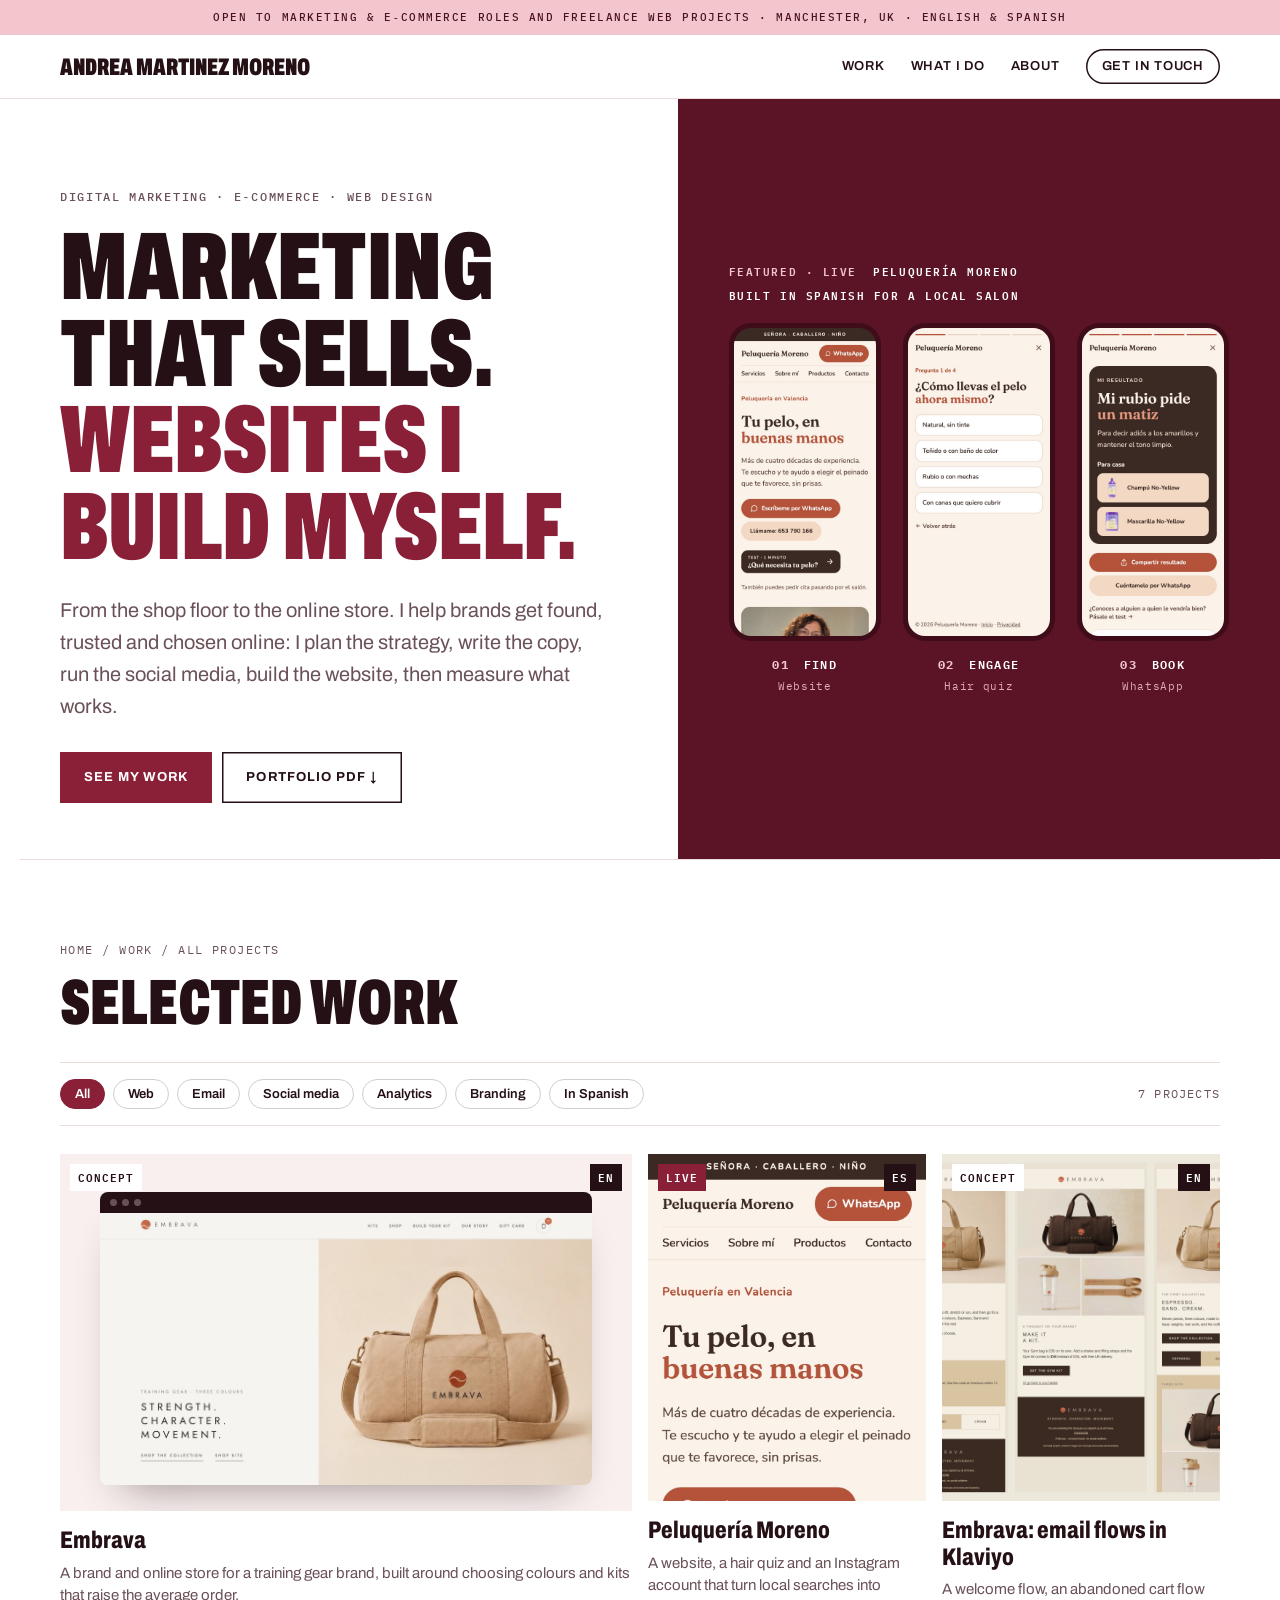
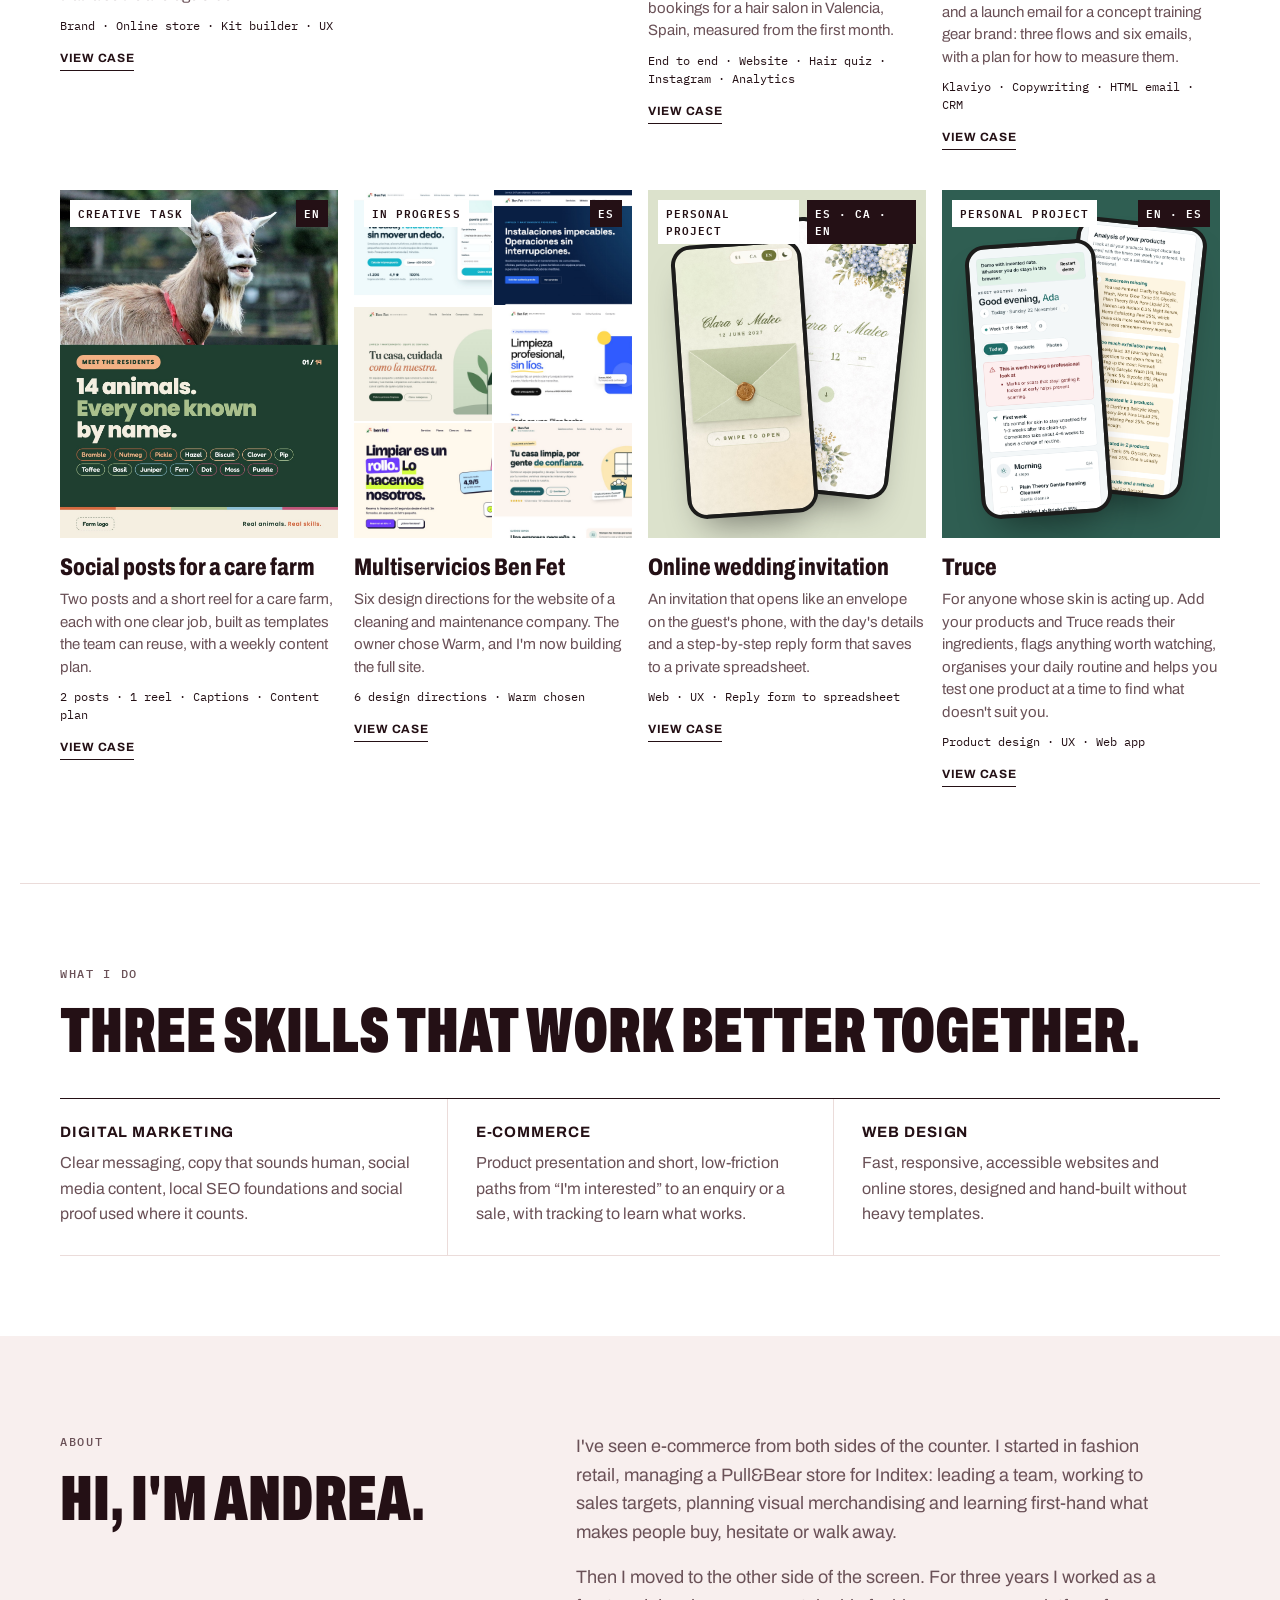
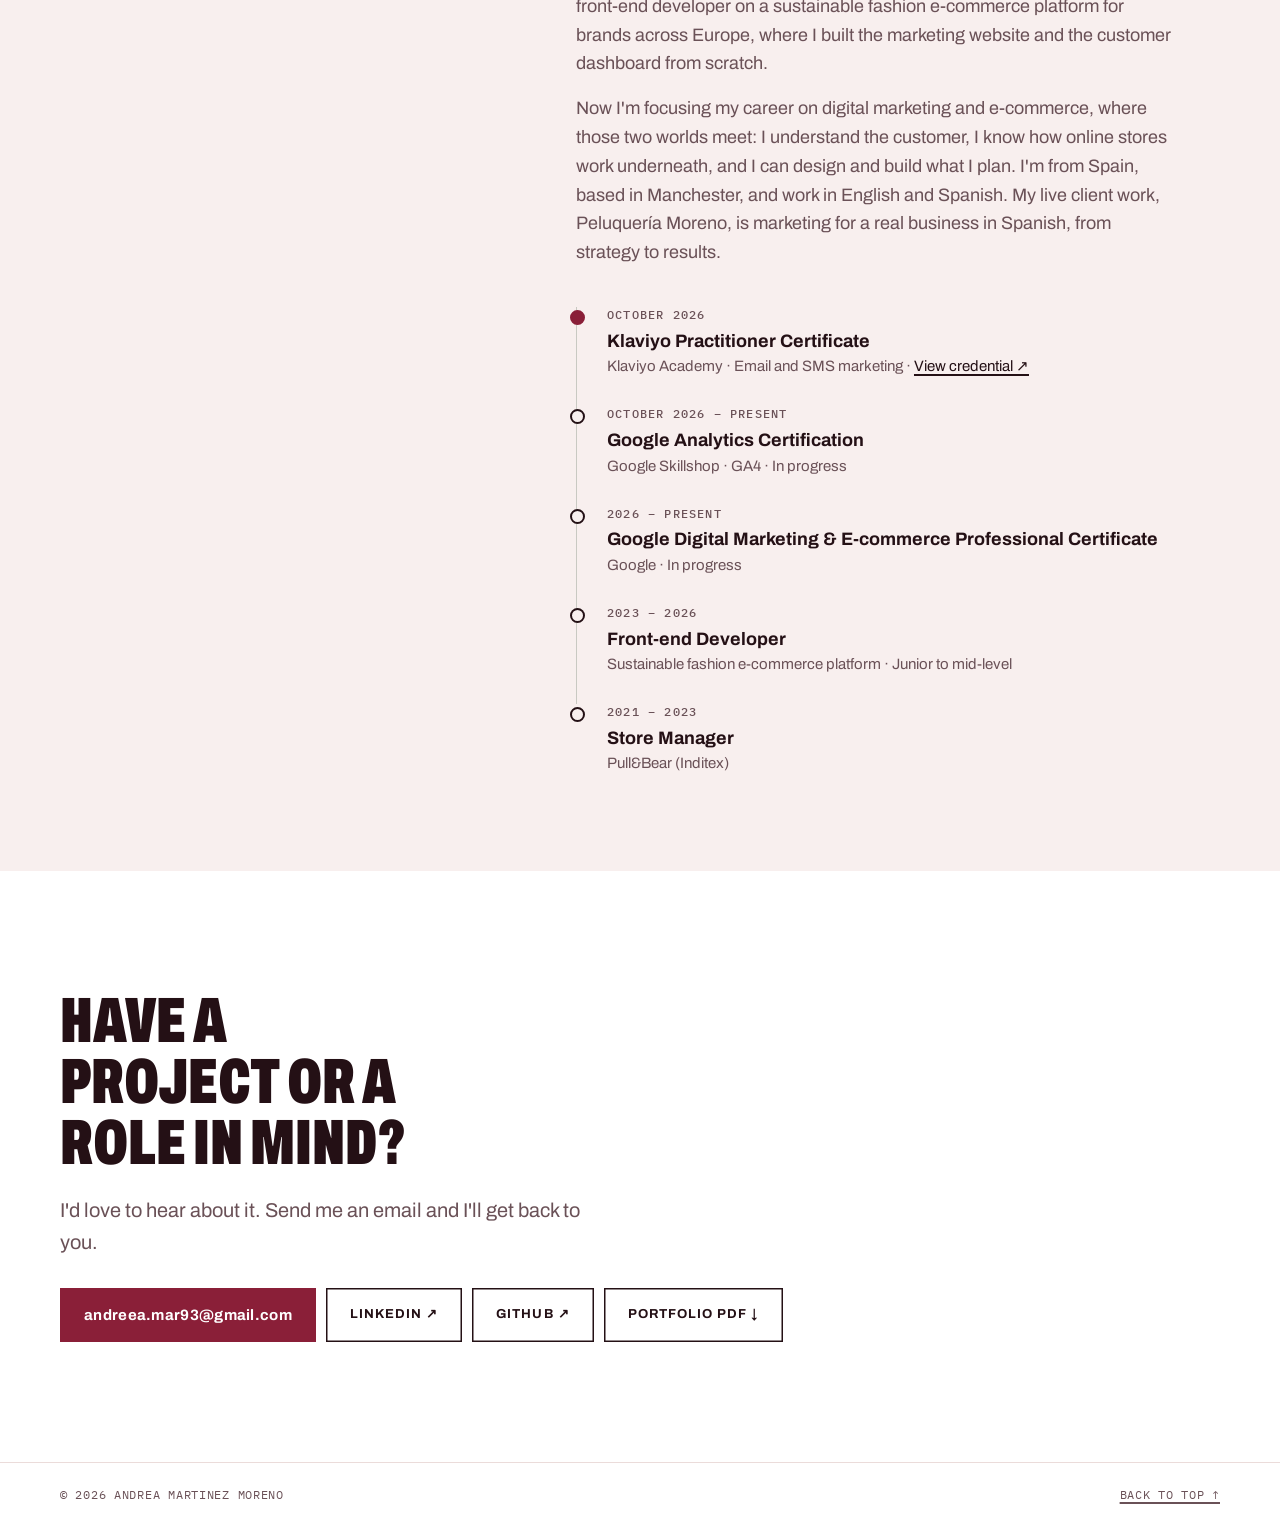
<file: index.html>
<!doctype html>
<html lang="en-GB">
<head>
<meta charset="utf-8">
<meta name="viewport" content="width=device-width, initial-scale=1">
<title>Andrea Martinez Moreno | Digital marketing, e-commerce &amp; web design</title>
<meta name="description" content="Portfolio of Andrea Martinez Moreno. Digital marketing and e-commerce, with hands-on web design for brands and businesses. Based in Manchester, UK, working in English and Spanish.">
<meta property="og:title" content="Andrea Martinez Moreno | Digital marketing, e-commerce &amp; web design">
<meta property="og:description" content="Digital marketing and e-commerce, with hands-on web design for brands and businesses.">
<meta property="og:type" content="website">
<meta property="og:url" content="https://andrea-mmo.github.io/portfolio/">
<meta property="og:image" content="https://andrea-mmo.github.io/portfolio/images/share-card.jpg">
<meta property="og:image:width" content="1200">
<meta property="og:image:height" content="630">
<meta name="twitter:card" content="summary_large_image">
<link rel="canonical" href="https://andrea-mmo.github.io/portfolio/">
<link rel="icon" href="data:image/svg+xml,%3Csvg xmlns='http://www.w3.org/2000/svg' viewBox='0 0 64 64'%3E%3Crect width='64' height='64' rx='14' fill='%238A1F38'/%3E%3Ctext x='32' y='45' font-family='Arial,sans-serif' font-weight='700' font-size='36' fill='%23FFFFFF' text-anchor='middle'%3EA%3C/text%3E%3C/svg%3E">
<link rel="preconnect" href="https://fonts.googleapis.com">
<link rel="preconnect" href="https://fonts.gstatic.com" crossorigin>
<link href="https://fonts.googleapis.com/css2?family=Archivo:wdth,wght@62..125,400..900&family=IBM+Plex+Mono:wght@400;500;600&display=swap" rel="stylesheet">
<link rel="stylesheet" href="styles.css">
</head>
<body>

<p class="promo-bar"><span class="promo-long">Open to marketing &amp; e&#8209;commerce roles and freelance web projects · Manchester, UK · English &amp; Spanish</span><span class="promo-short">Marketing &amp; e&#8209;commerce · EN / ES</span></p>

<header class="site-header">
  <div class="container topbar">
    <a class="logo" href="#top">Andrea Martinez Moreno</a>
    <nav class="nav" aria-label="Main">
      <a href="#work">Work</a>
      <a href="#services">What I do</a>
      <a href="#about">About</a>
      <a class="nav-cta" href="#contact">Get in touch</a>
    </nav>
  </div>
</header>

<main id="top">

  <section class="container hero">
    <div class="hero-text">
      <p class="eyebrow">Digital marketing · E&#8209;commerce · Web design</p>
      <h1>Marketing that sells. <em>Websites I build myself.</em></h1>
      <p class="lead">From the shop floor to the online store. I help brands get found, trusted and chosen online: I plan the strategy, write the copy, run the social media, build the website, then measure what works.</p>
      <div class="actions">
        <a class="btn btn-primary" href="#work">See my work</a>
        <a class="btn btn-ghost" href="deck/andrea-martinez-moreno-portfolio.pdf" download>Portfolio PDF ↓</a>
      </div>
    </div>
    <a class="hero-window" href="work/peluqueria-moreno.html" aria-label="Featured project: Peluquería Moreno case study">
      <p class="funnel-head"><span><b>Featured · Live</b> Peluquería Moreno</span><span>Built in Spanish for a local salon</span></p>
      <ol class="funnel">
        <li>
          <div class="funnel-phone"><img src="images/moreno-mobile.jpg" alt="The salon website on a phone" width="780" height="1688"></div>
          <span class="funnel-step"><b>01</b> Find</span>
          <span class="funnel-what">Website</span>
        </li>
        <li>
          <div class="funnel-phone"><img src="images/quiz-question.jpg" alt="A question from the salon's hair quiz" width="780" height="1688"></div>
          <span class="funnel-step"><b>02</b> Engage</span>
          <span class="funnel-what">Hair quiz</span>
        </li>
        <li>
          <div class="funnel-phone"><img src="images/quiz-result.jpg" alt="A quiz result with a button to book on WhatsApp" width="780" height="1688"></div>
          <span class="funnel-step"><b>03</b> Book</span>
          <span class="funnel-what">WhatsApp</span>
        </li>
      </ol>
    </a>
  </section>

  <section id="work" class="container work">
    <p class="crumb">Home / Work / All projects</p>
    <h2>Selected work</h2>

    <div class="shop-bar">
      <div class="filters" role="group" aria-label="Filter projects by channel" hidden>
        <button type="button" aria-pressed="true" data-filter="all">All</button>
        <button type="button" aria-pressed="false" data-filter="web">Web</button>
        <button type="button" aria-pressed="false" data-filter="email">Email</button>
        <button type="button" aria-pressed="false" data-filter="social">Social media</button>
        <button type="button" aria-pressed="false" data-filter="analytics">Analytics</button>
        <button type="button" aria-pressed="false" data-filter="branding">Branding</button>
        <button type="button" aria-pressed="false" data-filter="es">In Spanish</button>
      </div>
      <p class="shop-count" aria-live="polite">7 projects</p>
    </div>

    <ul class="products">
      <li class="product product-featured" data-tags="web branding">
        <div class="product-shot">
          <div class="shot-browser">
            <div class="shot-bar" aria-hidden="true"><i></i><i></i><i></i></div>
            <img src="images/embrava-card.jpg" alt="Home page of the Embrava online store, with a sand gym bag and the headline Strength. Character. Movement." width="2000" height="1106" loading="lazy">
          </div>
          <div class="badges"><span class="badge">Concept</span><span class="badge badge-lang">EN</span></div>
        </div>
        <h3><a href="work/embrava.html">Embrava</a></h3>
        <p>A brand and online store for a training gear brand, built around choosing colours and kits that raise the average order.</p>
        <p class="product-meta">Brand · Online store · Kit builder · UX</p>
        <span class="product-more" aria-hidden="true">View case</span>
      </li>
      <li class="product" data-tags="web social analytics es">
        <div class="product-shot">
          <img src="images/moreno-mobile.jpg" alt="The Peluquería Moreno website on a phone, with WhatsApp, phone and quiz buttons" width="780" height="1688" loading="lazy">
          <div class="badges"><span class="badge badge-live">Live</span><span class="badge badge-lang">ES</span></div>
        </div>
        <h3><a href="work/peluqueria-moreno.html">Peluquería Moreno</a></h3>
        <p>A website, a hair quiz and an Instagram account that turn local searches into bookings for a hair salon in Valencia, Spain, measured from the first month.</p>
        <p class="product-meta">End to end · Website · Hair quiz · Instagram · Analytics</p>
        <span class="product-more" aria-hidden="true">View case</span>
      </li>

      <li class="product" data-tags="email analytics">
        <div class="product-shot">
          <img src="images/embrava-emails.jpg" alt="Three Embrava emails side by side: welcome, abandoned cart and launch" width="1944" height="1580" loading="lazy" style="object-position: 50% 0">
          <div class="badges"><span class="badge">Concept</span><span class="badge badge-lang">EN</span></div>
        </div>
        <h3><a href="work/embrava.html#email">Embrava: email flows in Klaviyo</a></h3>
        <p>A welcome flow, an abandoned cart flow and a launch email for a concept training gear brand: three flows and six emails, with a plan for how to measure them.</p>
        <p class="product-meta">Klaviyo · Copywriting · HTML email · CRM</p>
        <span class="product-more" aria-hidden="true">View case</span>
      </li>

      <li class="product" data-tags="social">
        <div class="product-shot">
          <img src="images/carefarm-post1.jpg" alt="Social post for a care farm: a goat and the headline 14 animals. Every one known by name." width="1080" height="1350" loading="lazy">
          <div class="badges"><span class="badge">Creative task</span><span class="badge badge-lang">EN</span></div>
        </div>
        <h3><a href="work/care-farm-social.html">Social posts for a care farm</a></h3>
        <p>Two posts and a short reel for a care farm, each with one clear job, built as templates the team can reuse, with a weekly content plan.</p>
        <p class="product-meta">2 posts · 1 reel · Captions · Content plan</p>
        <span class="product-more" aria-hidden="true">View case</span>
      </li>
      <li class="product" data-tags="web es">
        <div class="product-shot product-mosaic" role="img" aria-label="The six design concepts for Multiservicios Ben Fet side by side, each with its own colours and layout">
          <img src="images/benfet-01-fresco.jpg" alt="" width="960" height="600" loading="lazy">
          <img src="images/benfet-02-corporativo.jpg" alt="" width="960" height="600" loading="lazy">
          <img src="images/benfet-03-calido.jpg" alt="" width="960" height="600" loading="lazy">
          <img src="images/benfet-04-minimal.jpg" alt="" width="960" height="600" loading="lazy">
          <img src="images/benfet-05-vibrante.jpg" alt="" width="960" height="600" loading="lazy">
          <img src="images/benfet-06-local.jpg" alt="" width="960" height="600" loading="lazy">
          <div class="badges"><span class="badge">In progress</span><span class="badge badge-lang">ES</span></div>
        </div>
        <h3><a href="work/ben-fet.html">Multiservicios Ben Fet</a></h3>
        <p>Six design directions for the website of a cleaning and maintenance company. The owner chose Warm, and I'm now building the full site.</p>
        <p class="product-meta">6 design directions · Warm chosen</p>
        <span class="product-more" aria-hidden="true">View case</span>
      </li>
      <li class="product" data-tags="web es">
        <div class="product-shot shot-phones" style="--shot-bg: #DCE2CC">
          <div class="shot-phone shot-phone-back"><img src="images/boda-2-portada-en.jpg" alt="" width="642" height="1390" loading="lazy"></div>
          <div class="shot-phone shot-phone-front"><img src="images/boda-1-sobre-en.jpg" alt="Wedding invitation on a phone, in English: a sealed green envelope with a wax seal and Swipe to open, and behind it the cover with hydrangeas" width="642" height="1390" loading="lazy"></div>
          <div class="badges"><span class="badge">Personal project</span><span class="badge badge-lang">ES · CA · EN</span></div>
        </div>
        <h3><a href="work/wedding-invitation.html">Online wedding invitation</a></h3>
        <p>An invitation that opens like an envelope on the guest's phone, with the day's details and a step-by-step reply form that saves to a private spreadsheet.</p>
        <p class="product-meta">Web · UX · Reply form to spreadsheet</p>
        <span class="product-more" aria-hidden="true">View case</span>
      </li>
      <li class="product" data-tags="web es">
        <div class="product-shot shot-phones" style="--shot-bg: #2F5E52">
          <div class="shot-phone shot-phone-back"><img src="images/truce-3-analysis.jpg" alt="" width="750" height="1624" loading="lazy"></div>
          <div class="shot-phone shot-phone-front"><img src="images/truce-1-today.jpg" alt="Truce app on two phones: today's skincare routine with a safety alert, and behind it the analysis of the products" width="750" height="1624" loading="lazy"></div>
          <div class="badges"><span class="badge">Personal project</span><span class="badge badge-lang">EN · ES</span></div>
        </div>
        <h3><a href="work/truce.html">Truce</a></h3>
        <p>For anyone whose skin is acting up. Add your products and Truce reads their ingredients, flags anything worth watching, organises your daily routine and helps you test one product at a time to find what doesn&#39;t suit you.</p>
        <p class="product-meta">Product design · UX · Web app</p>
        <span class="product-more" aria-hidden="true">View case</span>
      </li>
    </ul>
  </section>

  <section id="services" class="container services">
    <p class="eyebrow">What I do</p>
    <h2>Three skills that work better together.</h2>
    <div class="cards">
      <article class="card">
        <h3>Digital marketing</h3>
        <p>Clear messaging, copy that sounds human, social media content, local SEO foundations and social proof used where it counts.</p>
      </article>
      <article class="card">
        <h3>E-commerce</h3>
        <p>Product presentation and short, low-friction paths from “I'm interested” to an enquiry or a sale, with tracking to learn what works.</p>
      </article>
      <article class="card">
        <h3>Web design</h3>
        <p>Fast, responsive, accessible websites and online stores, designed and hand-built without heavy templates.</p>
      </article>
    </div>
  </section>

  <section id="about" class="band">
    <div class="container about">
      <div>
        <p class="eyebrow">About</p>
        <h2>Hi, I'm Andrea.</h2>
      </div>
      <div class="about-text">
        <p>I've seen e&#8209;commerce from both sides of the counter. I started in fashion retail, managing a Pull&amp;Bear store for Inditex: leading a team, working to sales targets, planning visual merchandising and learning first-hand what makes people buy, hesitate or walk away.</p>
        <p>Then I moved to the other side of the screen. For three years I worked as a front-end developer on a sustainable fashion e&#8209;commerce platform for brands across Europe, where I built the marketing website and the customer dashboard from scratch.</p>
        <p>Now I'm focusing my career on digital marketing and e&#8209;commerce, where those two worlds meet: I understand the customer, I know how online stores work underneath, and I can design and build what I plan. I'm from Spain, based in Manchester, and work in English and Spanish. My live client work, Peluquería Moreno, is marketing for a real business in Spanish, from strategy to results.</p>
        <ol class="timeline">
          <li>
            <span class="timeline-when">October 2026</span>
            <h3>Klaviyo Practitioner Certificate</h3>
            <p>Klaviyo Academy · Email and SMS marketing · <a href="https://credential.klaviyo.com/7ac296e0-e849-41e1-b625-823469362c13" target="_blank" rel="noopener">View credential ↗</a></p>
          </li>
          <li>
            <span class="timeline-when">October 2026 – present</span>
            <h3>Google Analytics Certification</h3>
            <p>Google Skillshop · GA4 · In progress</p>
          </li>
          <li>
            <span class="timeline-when">2026 – present</span>
            <h3>Google Digital Marketing &amp; E&#8209;commerce Professional Certificate</h3>
            <p>Google · In progress</p>
          </li>
          <li>
            <span class="timeline-when">2023 – 2026</span>
            <h3>Front-end Developer</h3>
            <p>Sustainable fashion e&#8209;commerce platform · Junior to mid-level</p>
          </li>
          <li>
            <span class="timeline-when">2021 – 2023</span>
            <h3>Store Manager</h3>
            <p>Pull&amp;Bear (Inditex)</p>
          </li>
        </ol>
      </div>
    </div>
  </section>

  <section id="contact" class="container contact">
    <h2>Have a project or a role in mind?</h2>
    <p class="lead">I'd love to hear about it. Send me an email and I'll get back to you.</p>
    <div class="actions">
      <a class="btn btn-primary btn-email" href="mailto:andreea.mar93@gmail.com">andreea.mar93@gmail.com</a>
      <a class="btn btn-ghost" href="https://www.linkedin.com/in/andrea-martinez-moreno-150273443/" target="_blank" rel="noopener">LinkedIn ↗</a>
      <a class="btn btn-ghost" href="https://github.com/andrea-mmo" target="_blank" rel="noopener">GitHub ↗</a>
      <a class="btn btn-ghost" href="deck/andrea-martinez-moreno-portfolio.pdf" download>Portfolio PDF ↓</a>
    </div>
  </section>

</main>

<footer class="site-footer">
  <div class="container footer-inner">
    <span>© 2026 Andrea Martinez Moreno</span>
    <a href="#top">Back to top ↑</a>
  </div>
</footer>

<script>
/* Work filters: show only the projects tagged with the chosen channel */
(function () {
  var group = document.querySelector('.filters');
  if (!group) return;
  var buttons = group.querySelectorAll('button');
  var cards = document.querySelectorAll('.product');
  var count = document.querySelector('.shop-count');
  group.hidden = false;
  group.addEventListener('click', function (e) {
    var btn = e.target.closest('button');
    if (!btn) return;
    var f = btn.getAttribute('data-filter');
    var shown = 0;
    buttons.forEach(function (b) { b.setAttribute('aria-pressed', b === btn ? 'true' : 'false'); });
    cards.forEach(function (c) {
      var match = f === 'all' || c.getAttribute('data-tags').split(' ').indexOf(f) !== -1;
      c.hidden = !match;
      if (match) shown++;
    });
    count.textContent = shown + (shown === 1 ? ' project' : ' projects');
  });
})();
</script>

</body>
</html>
</file>
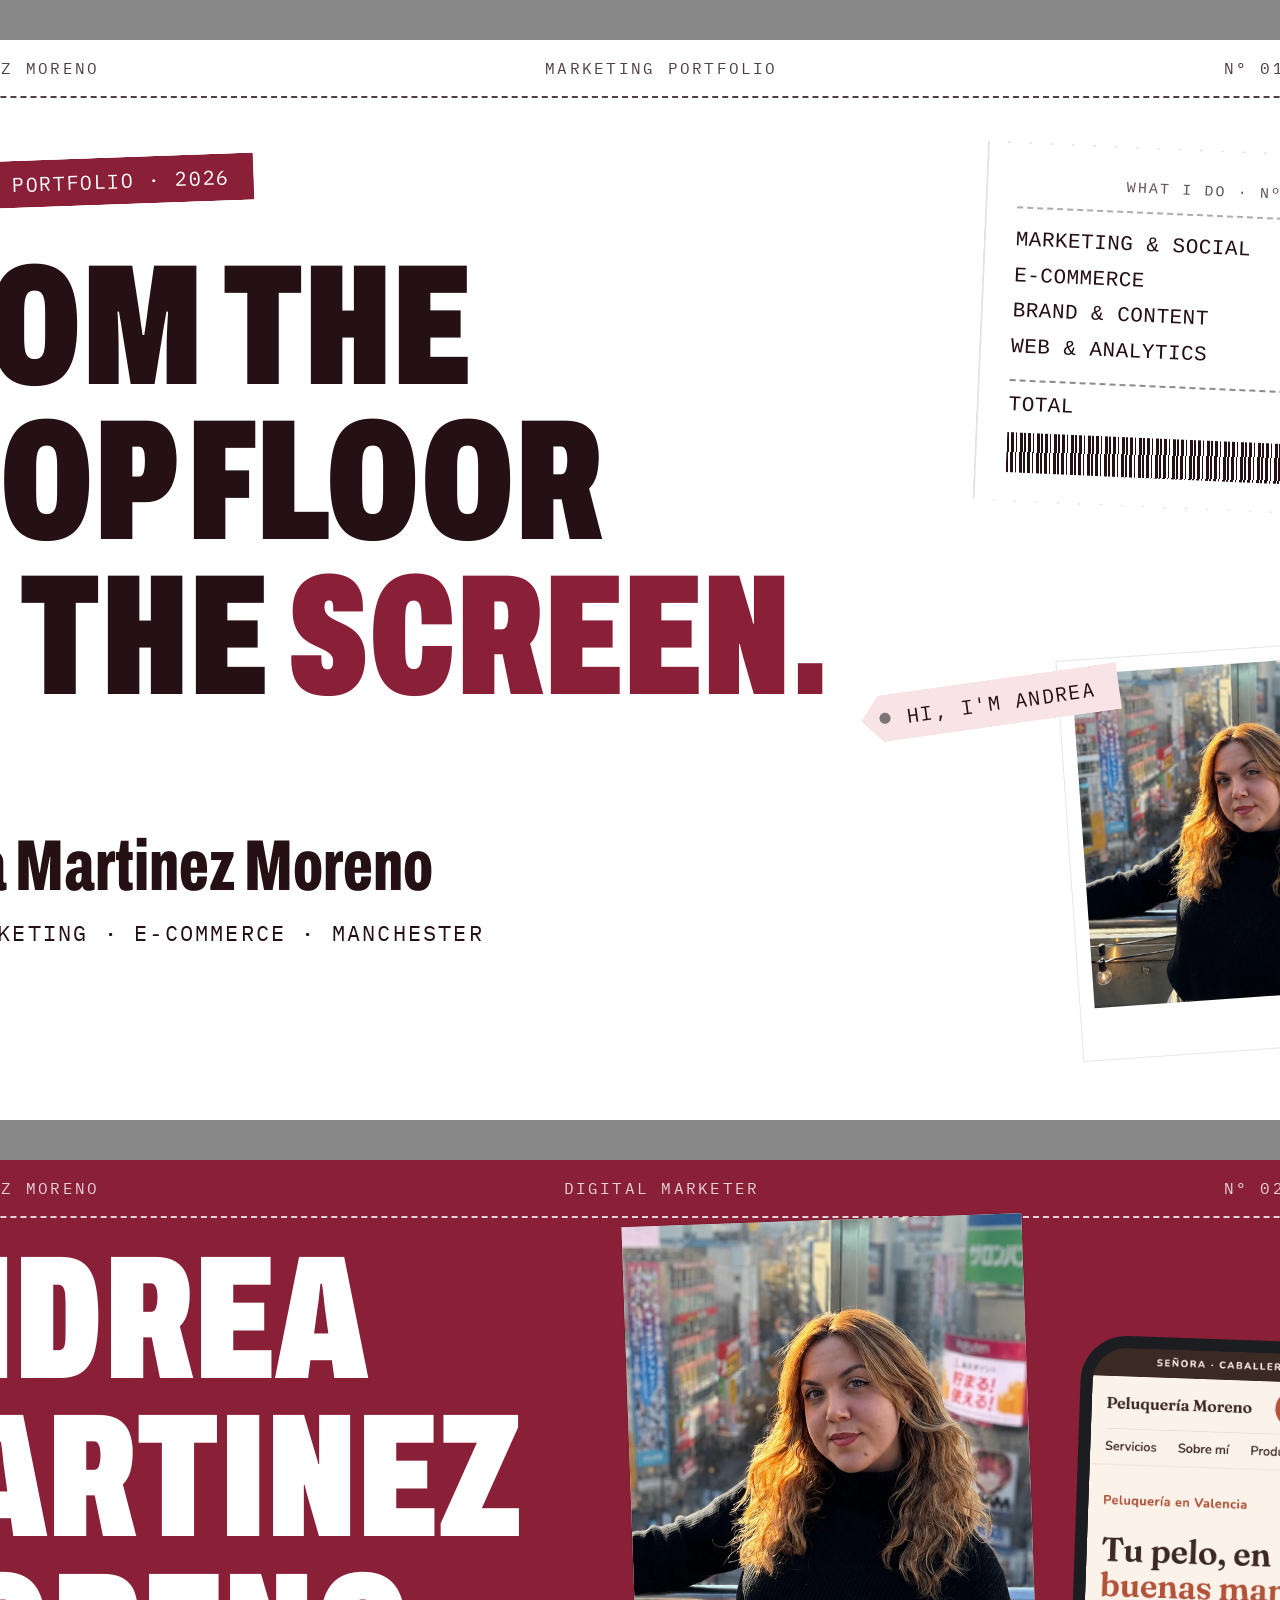
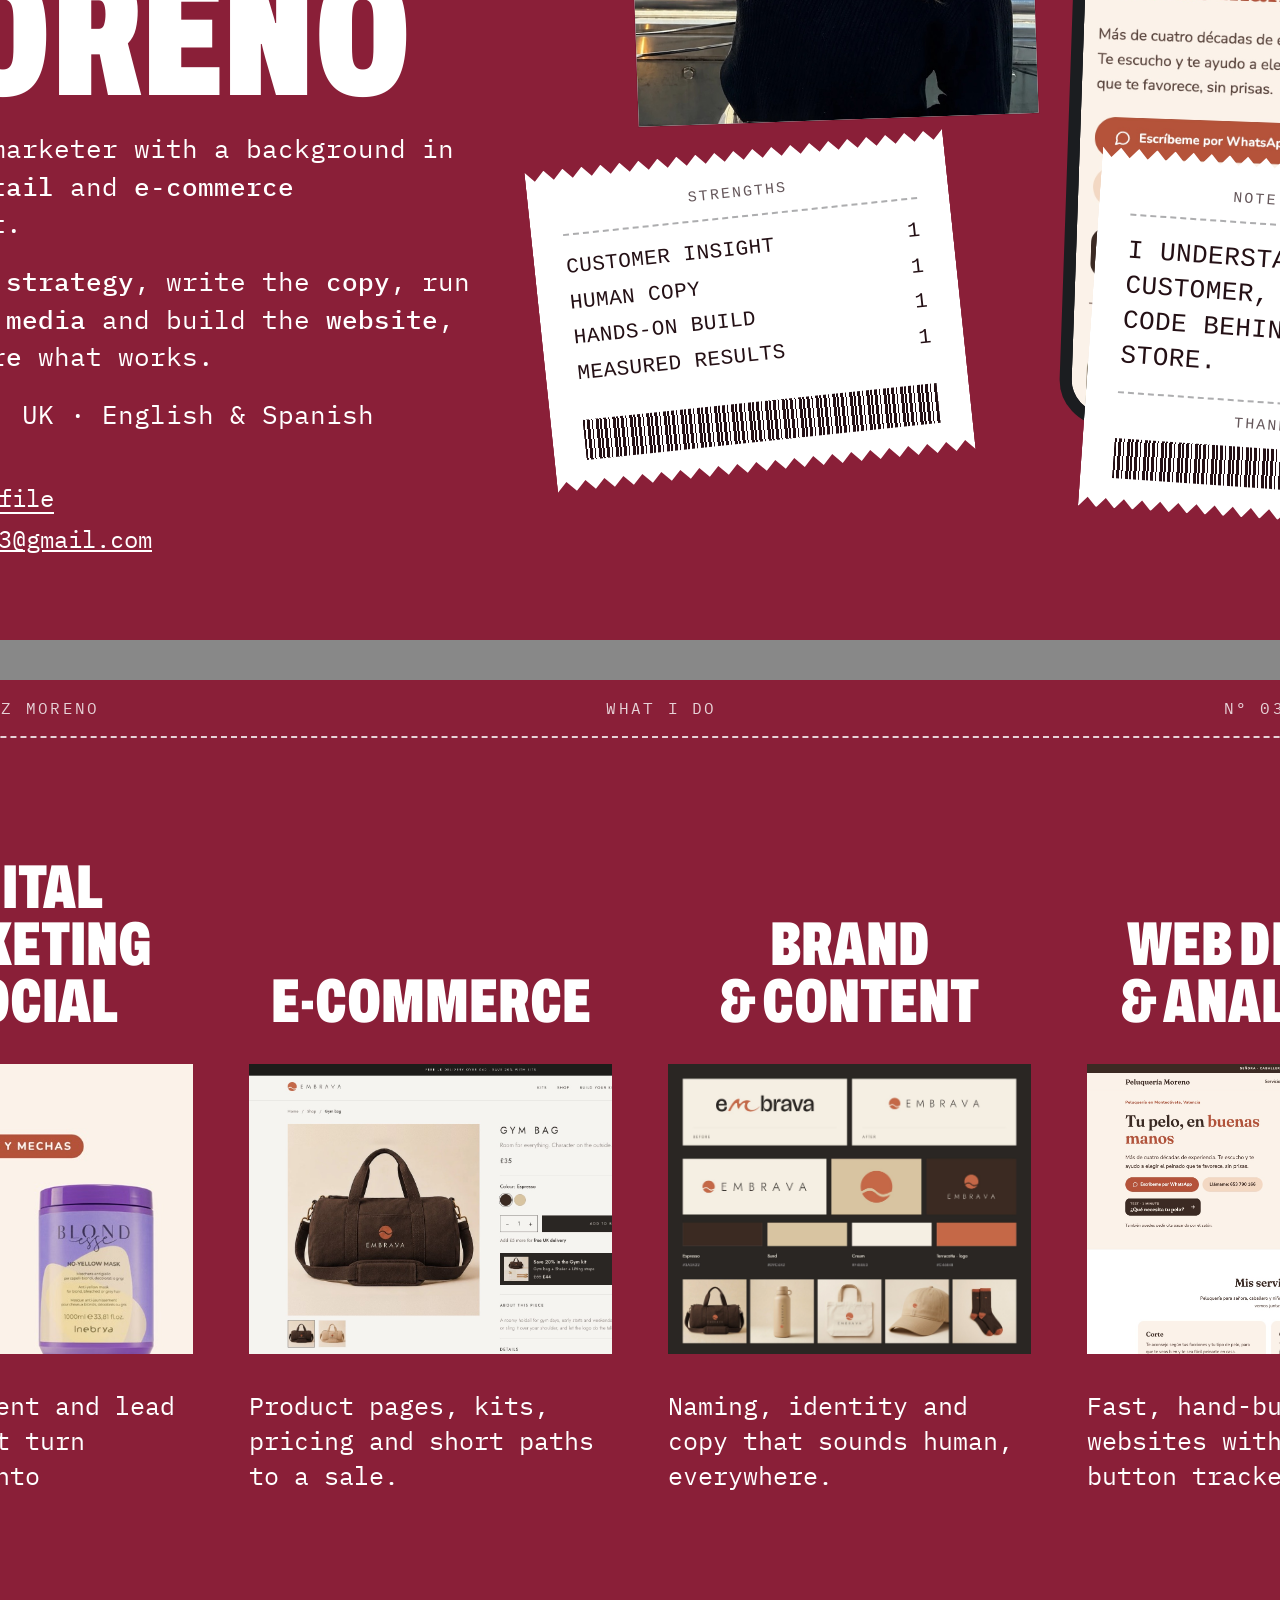
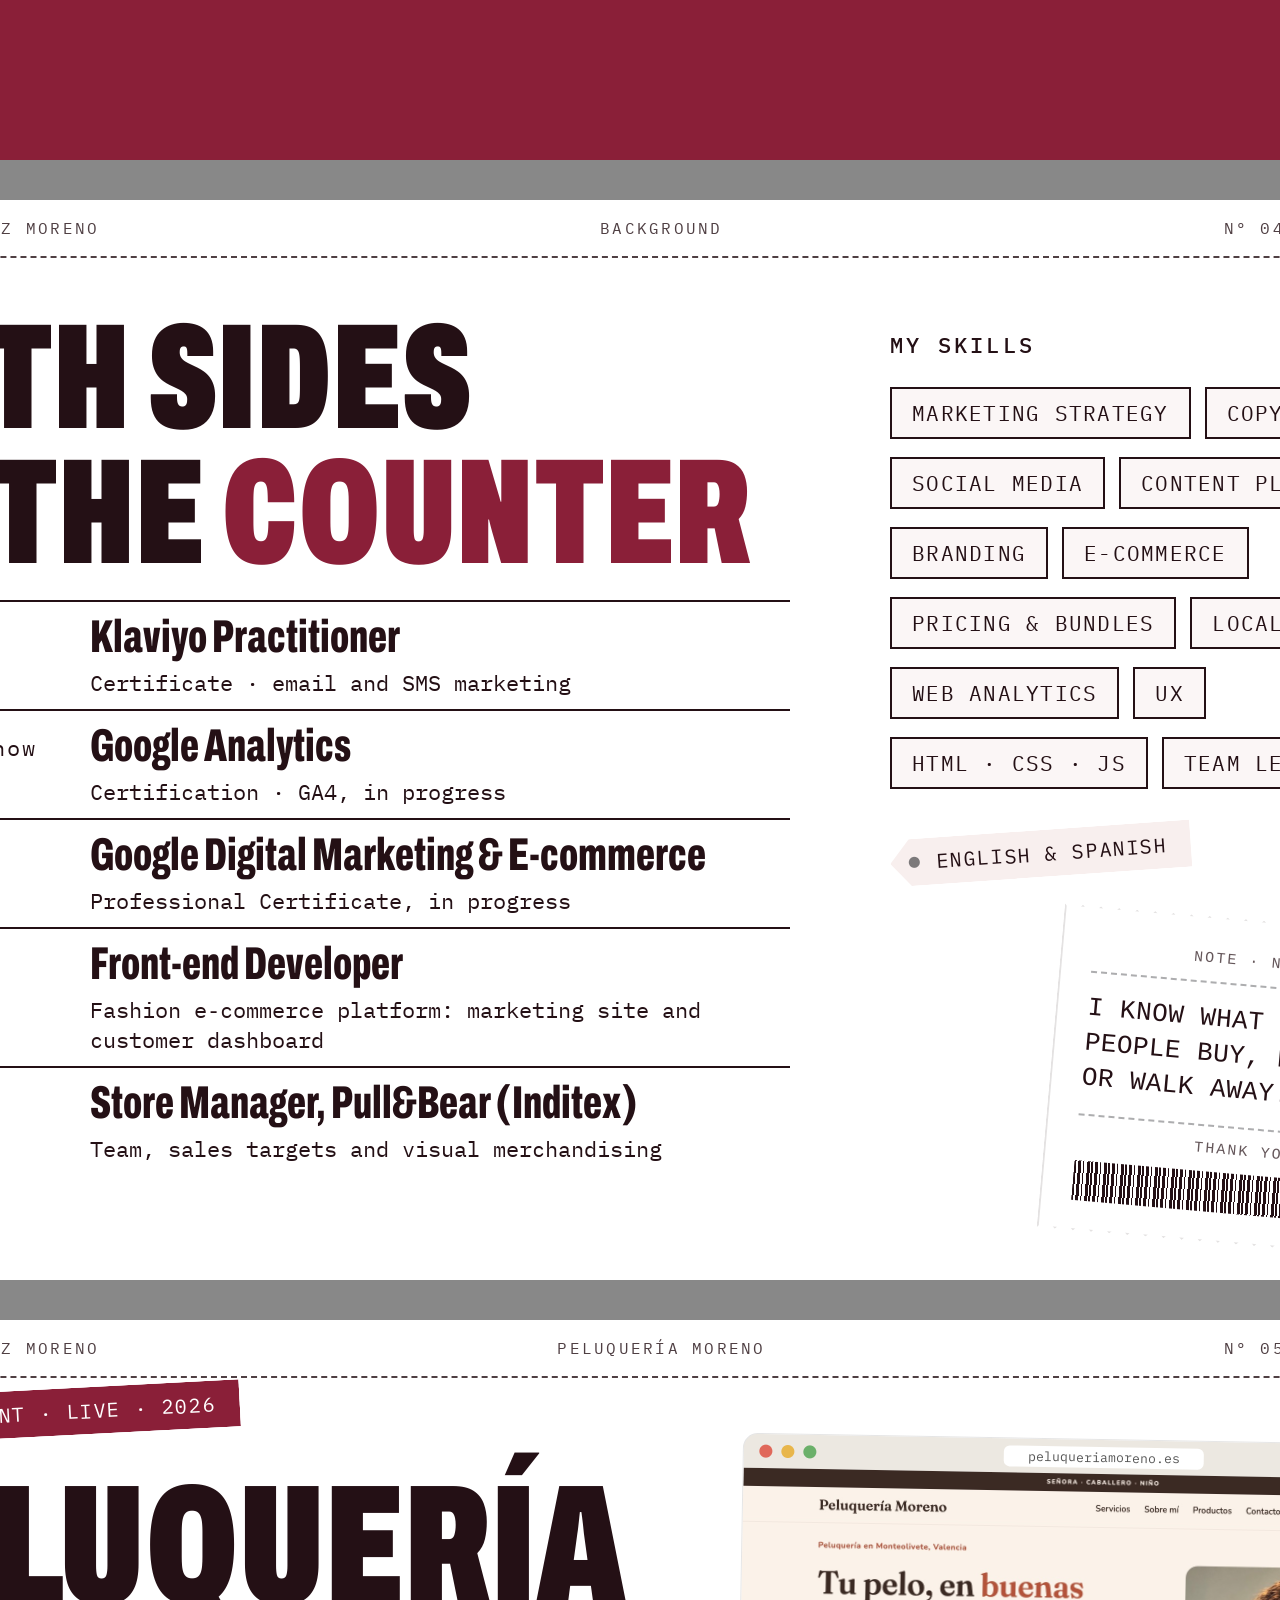
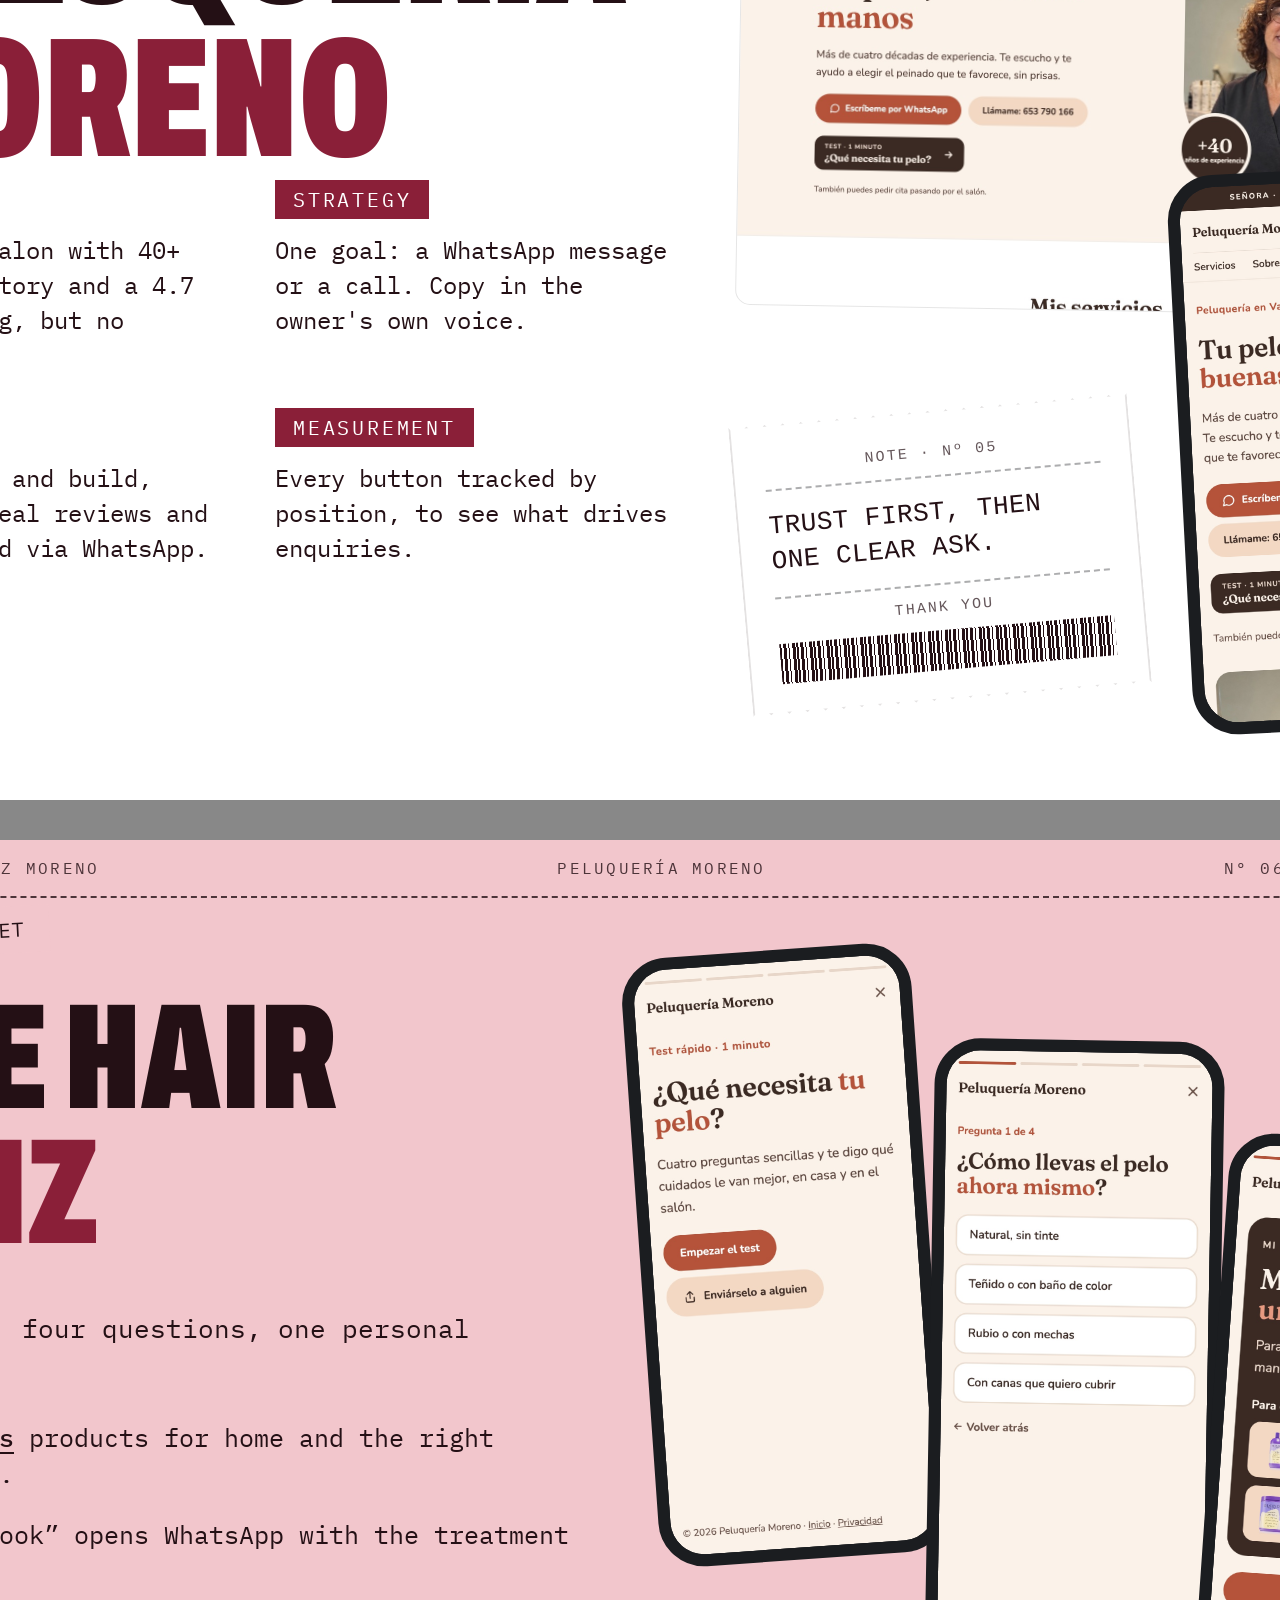
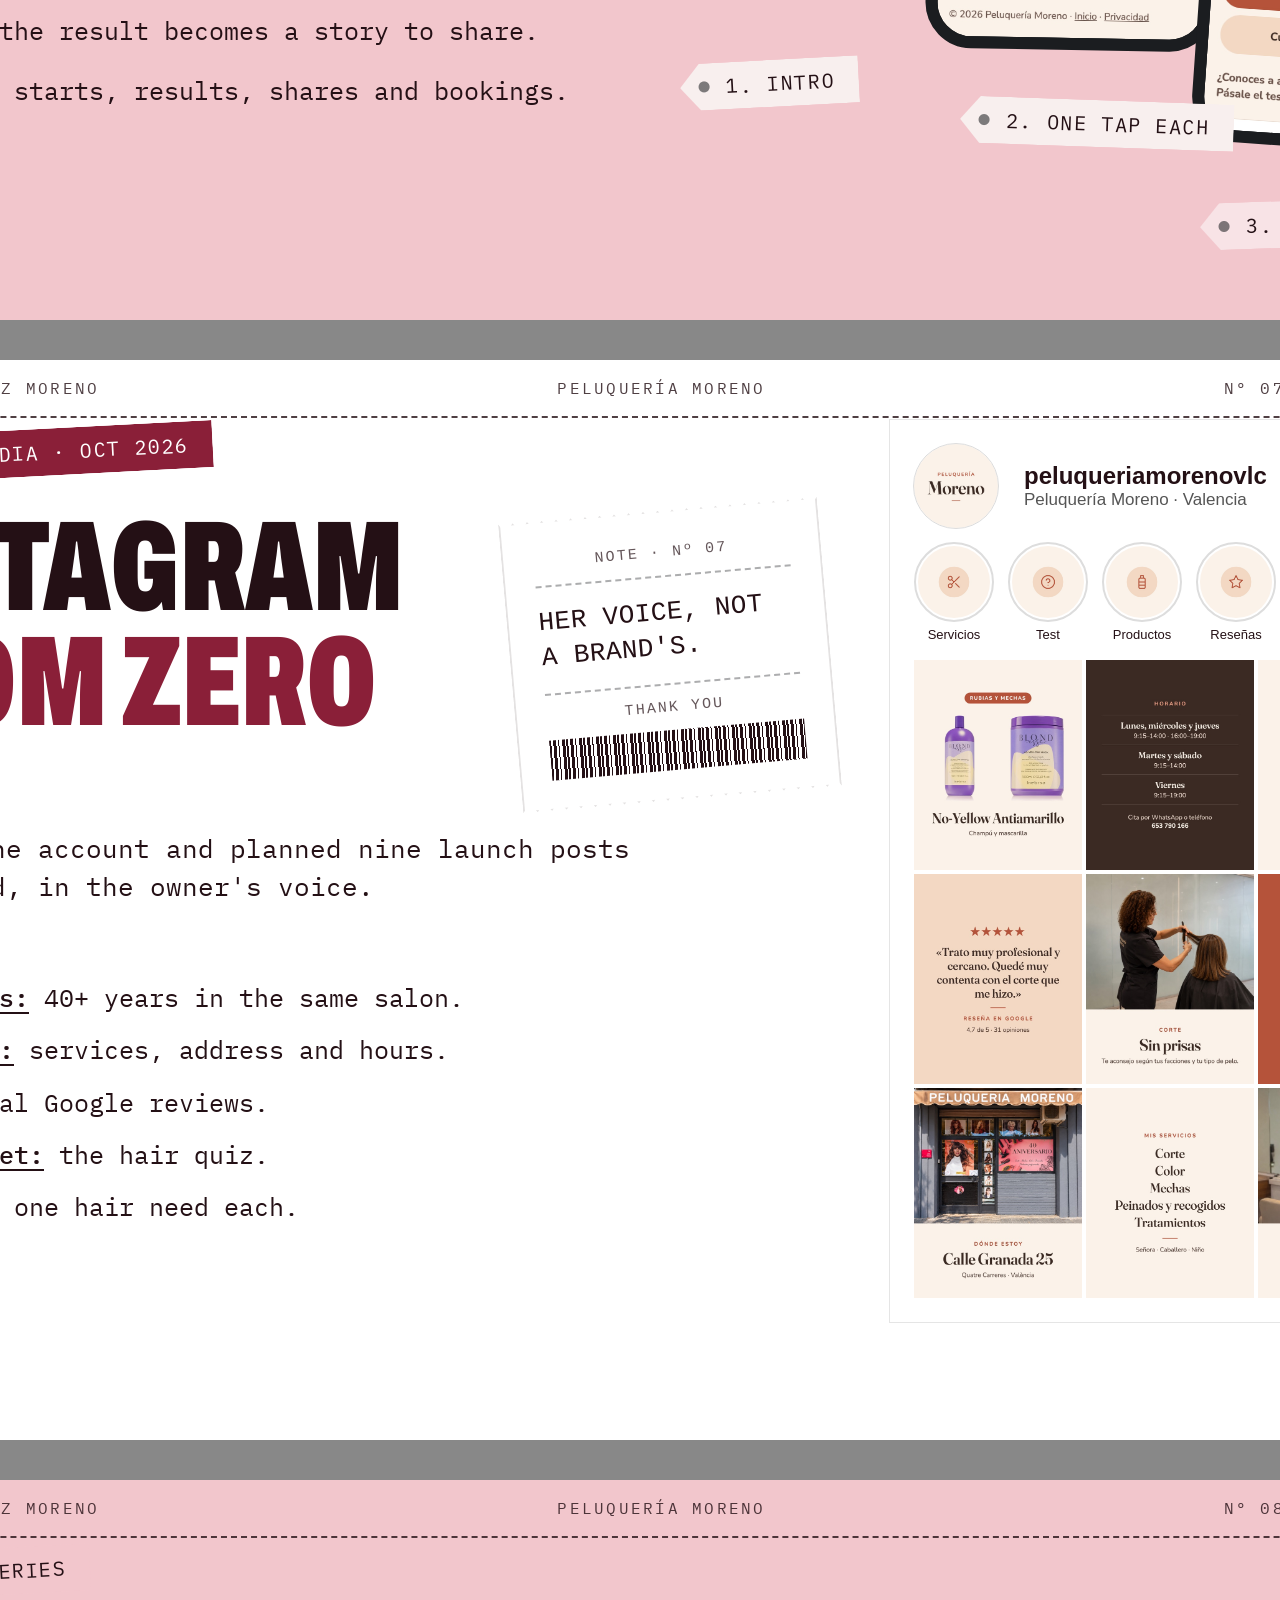
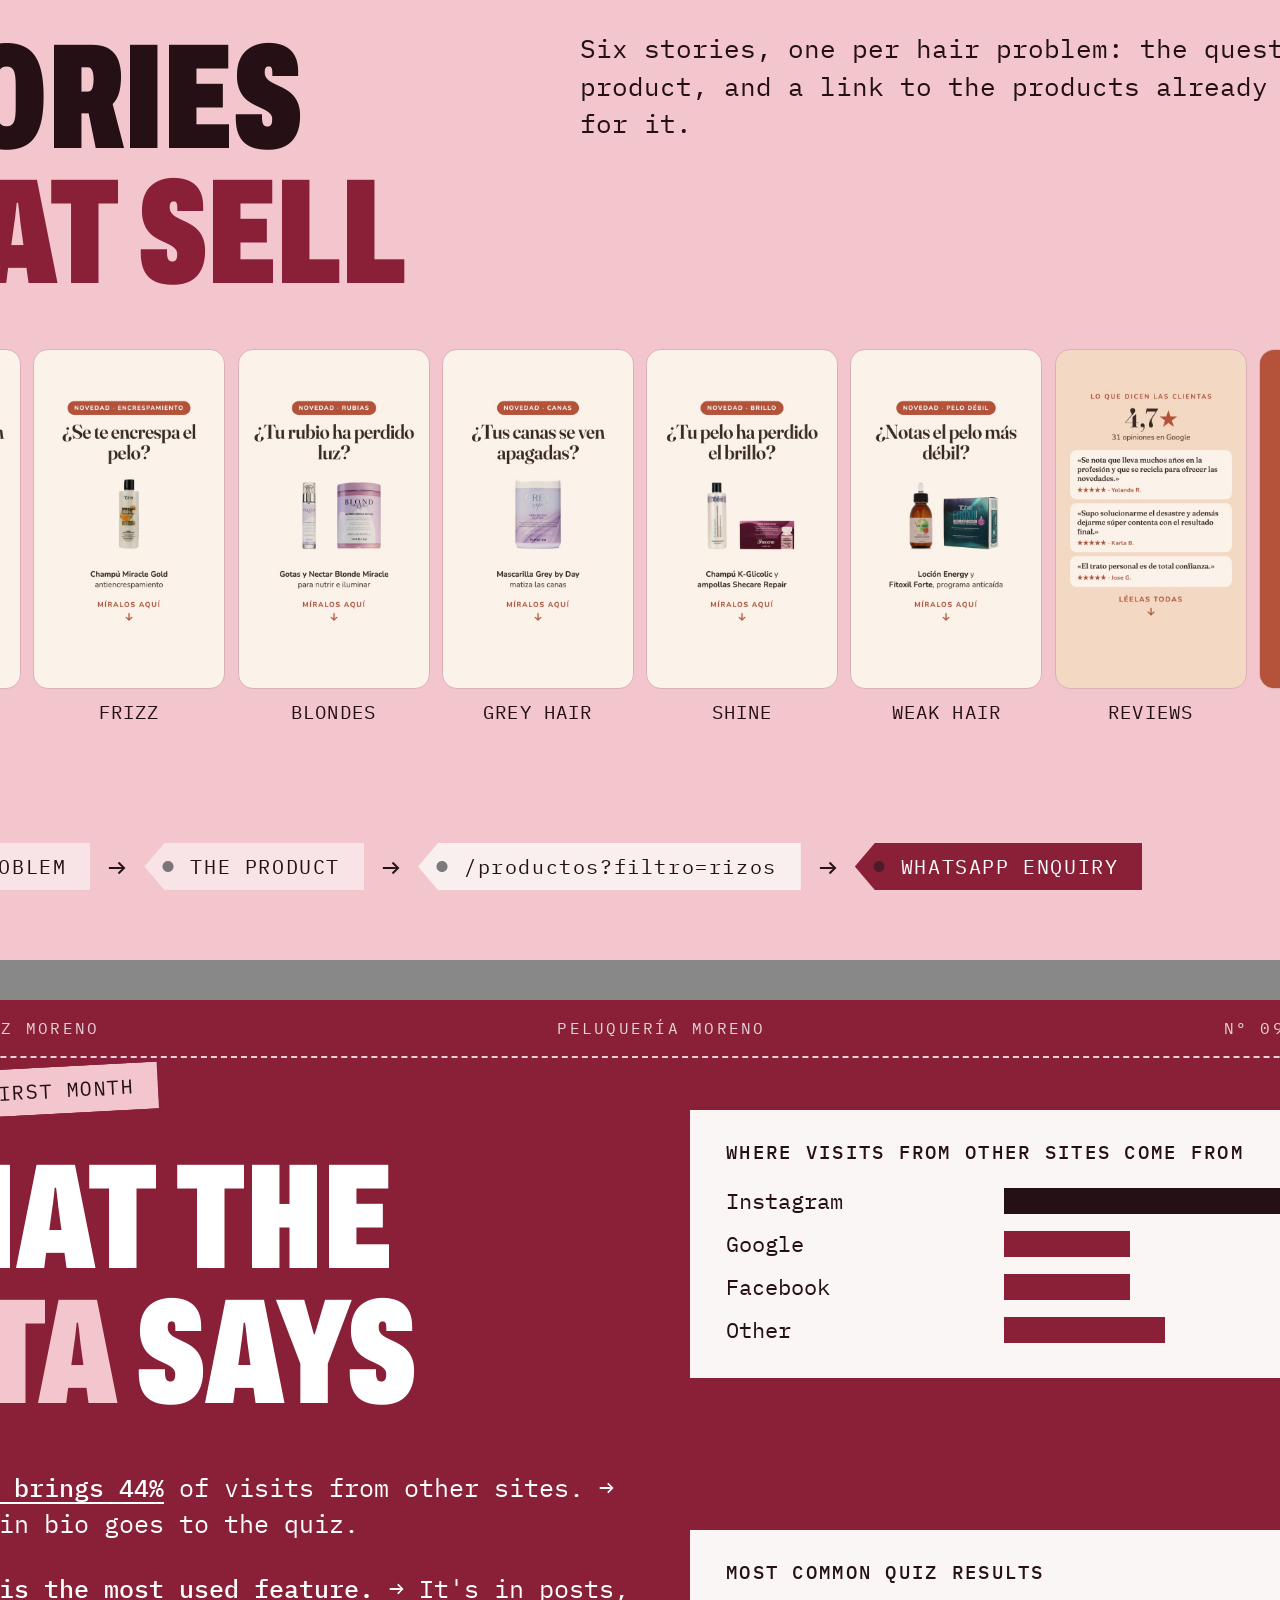
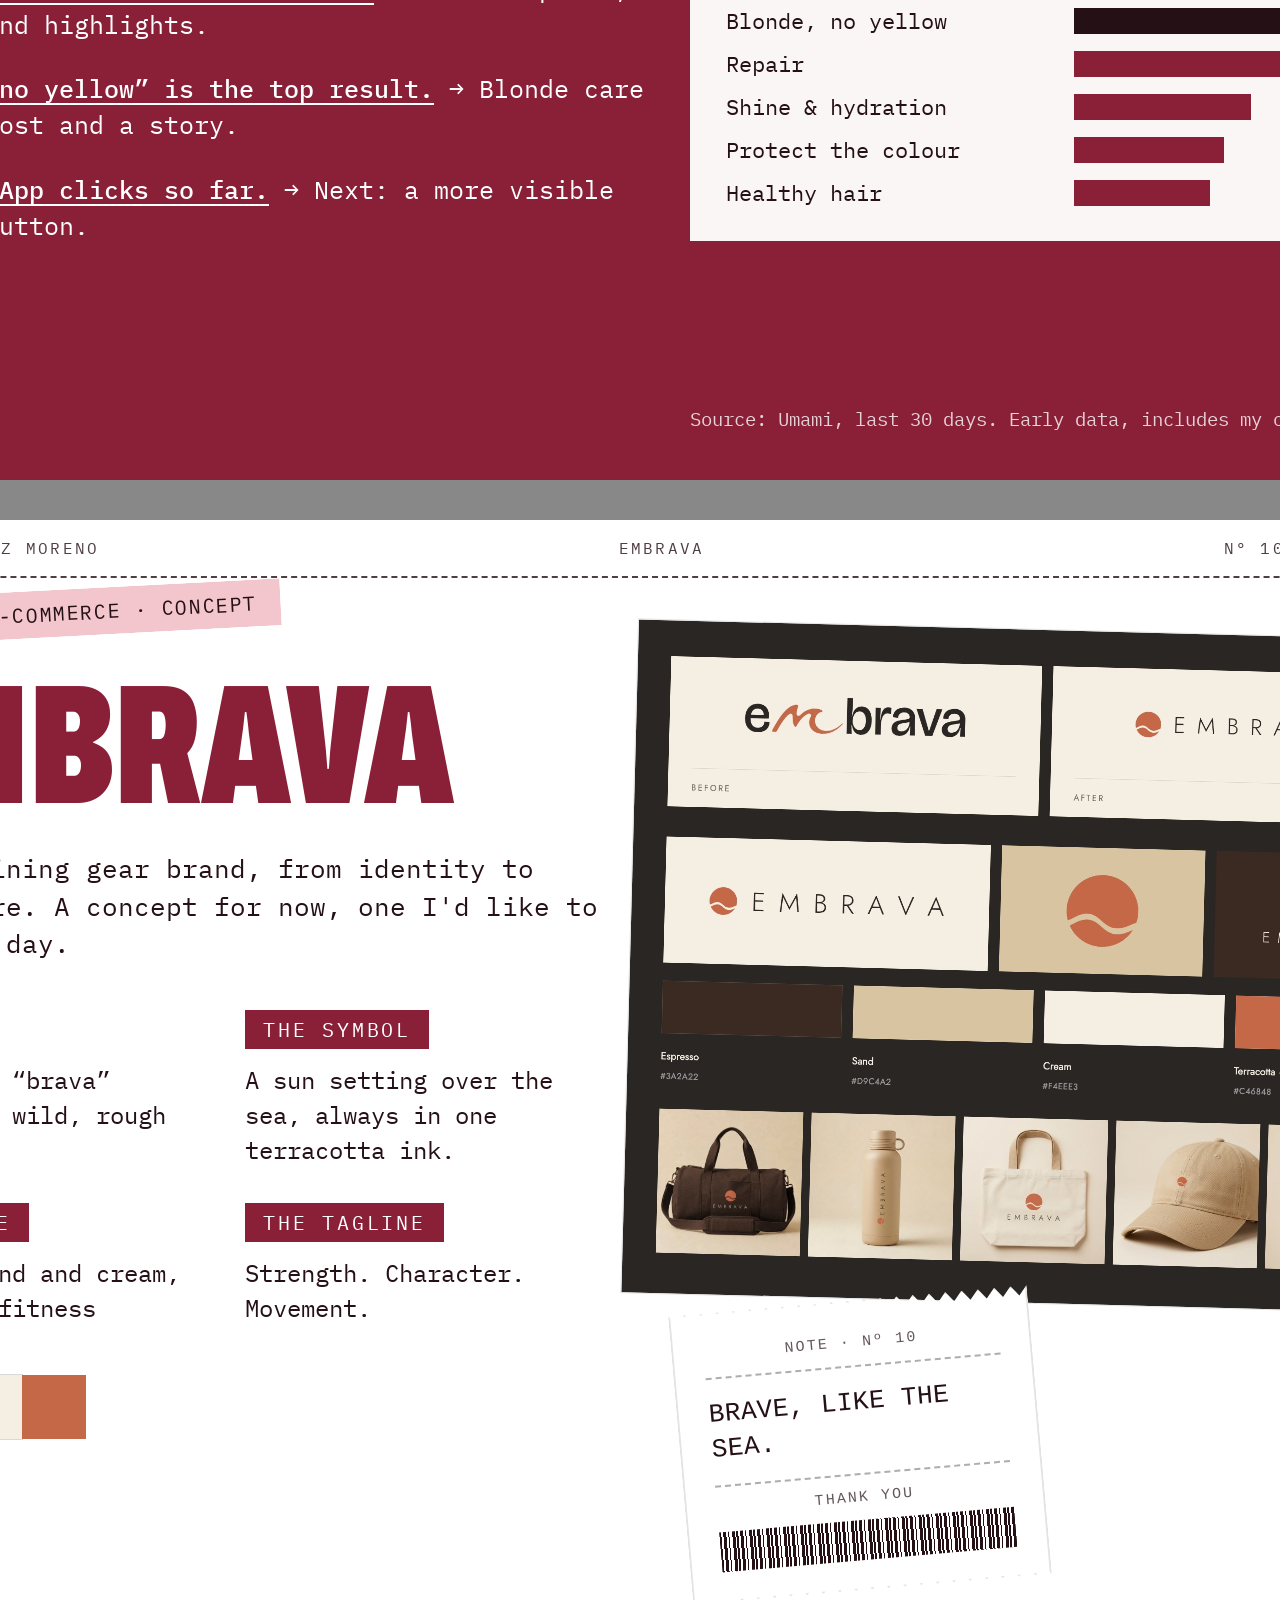
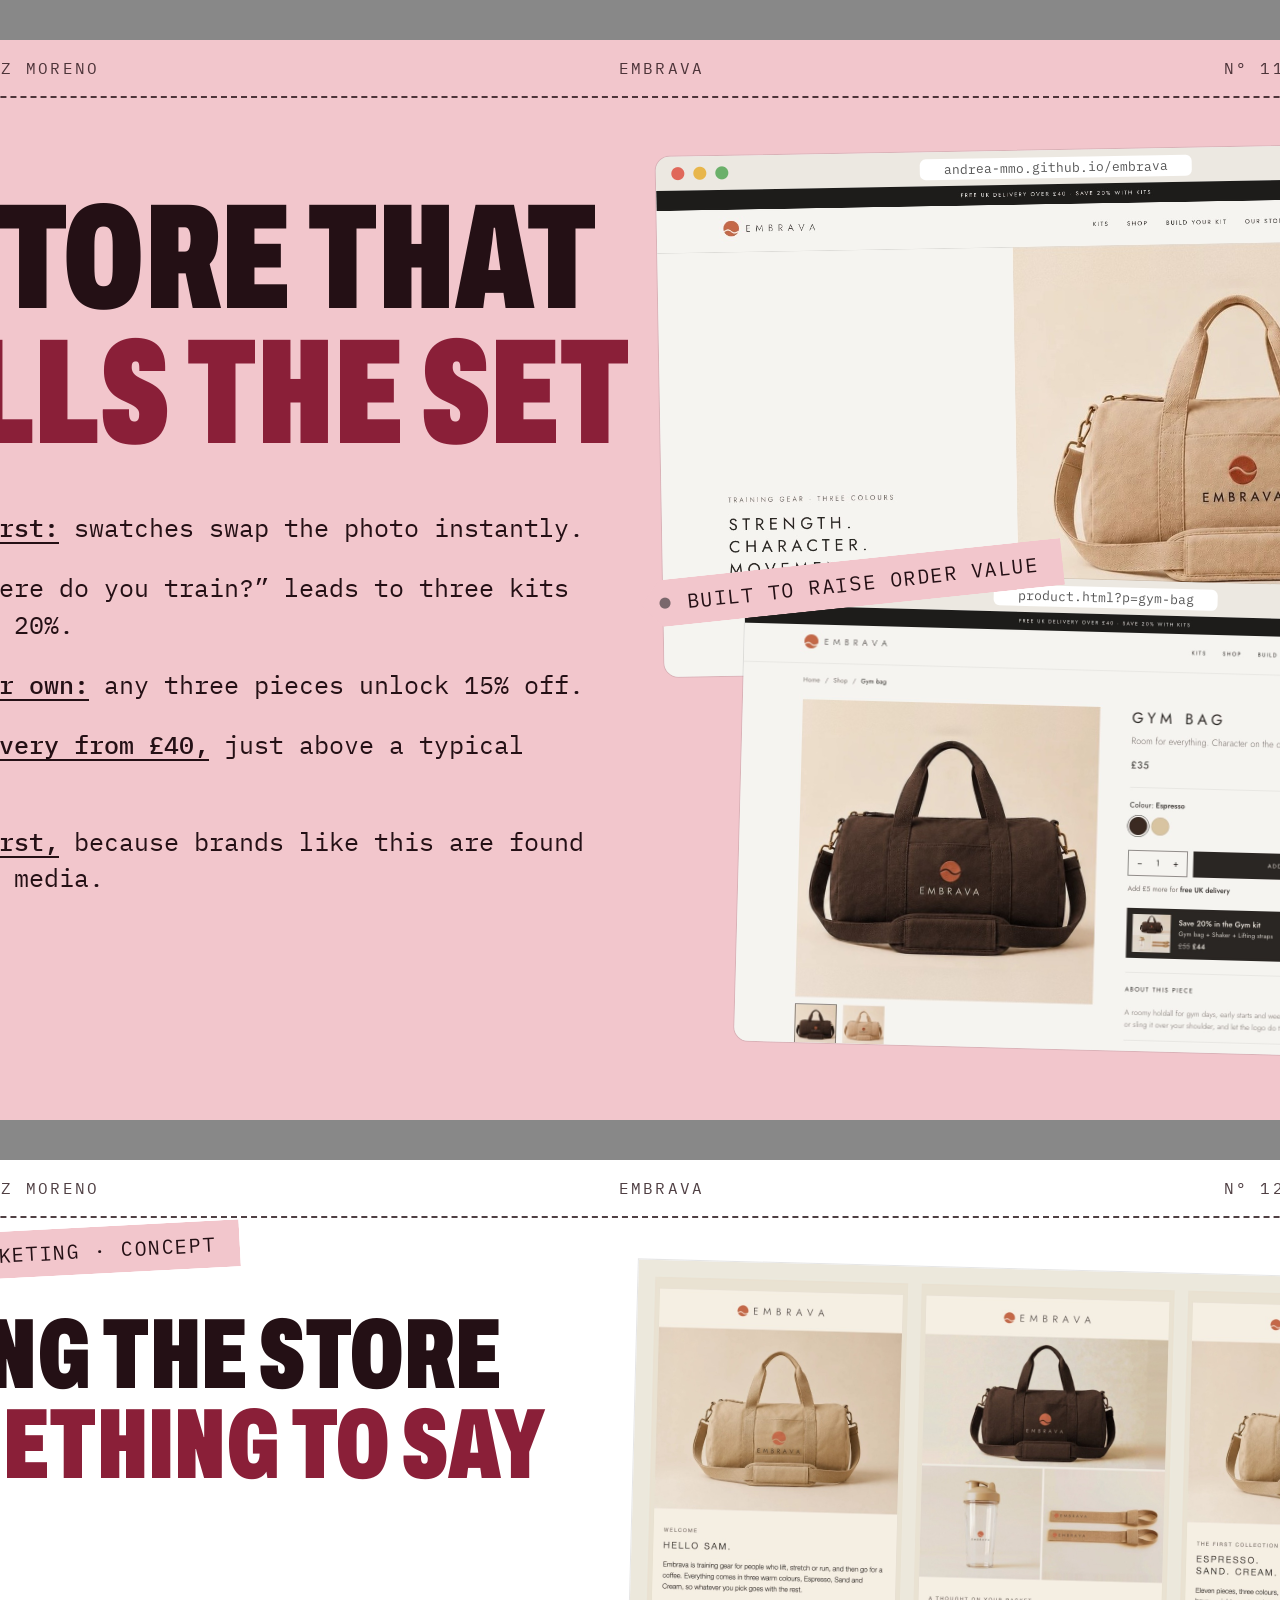
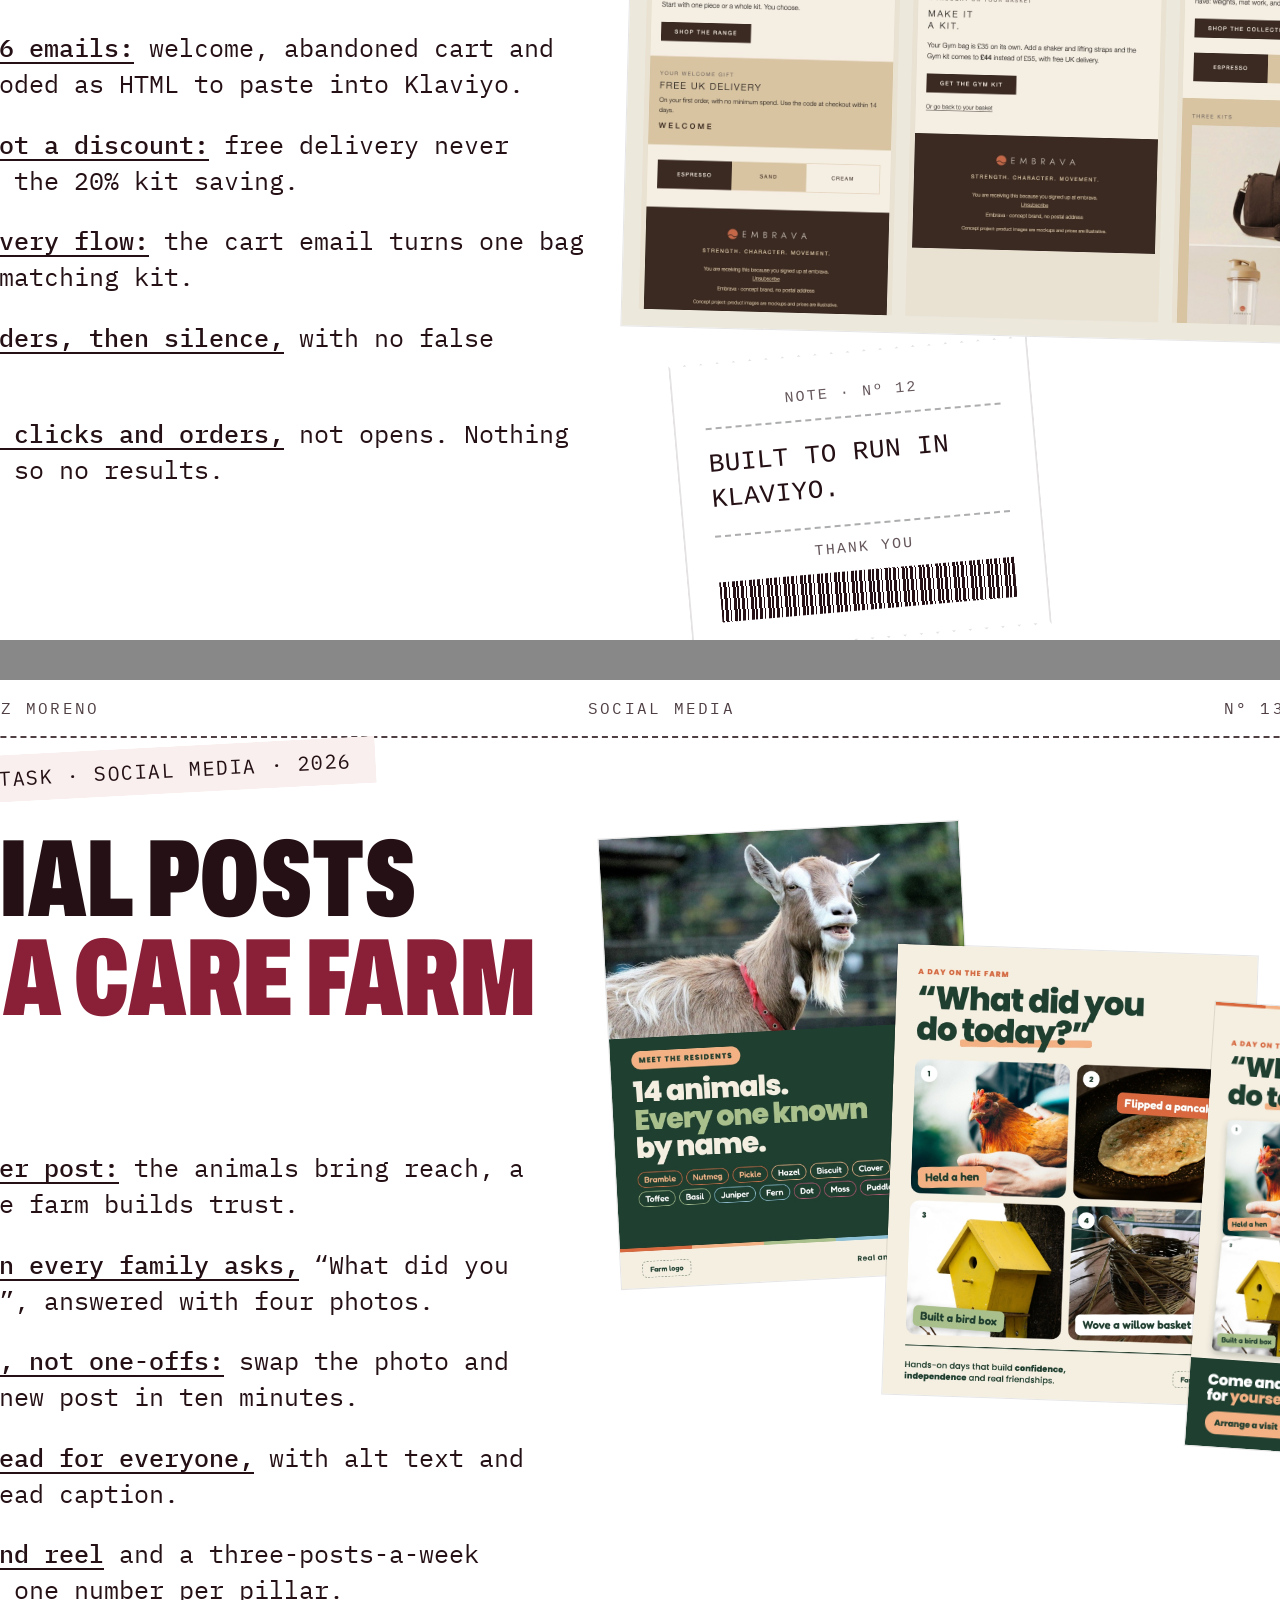
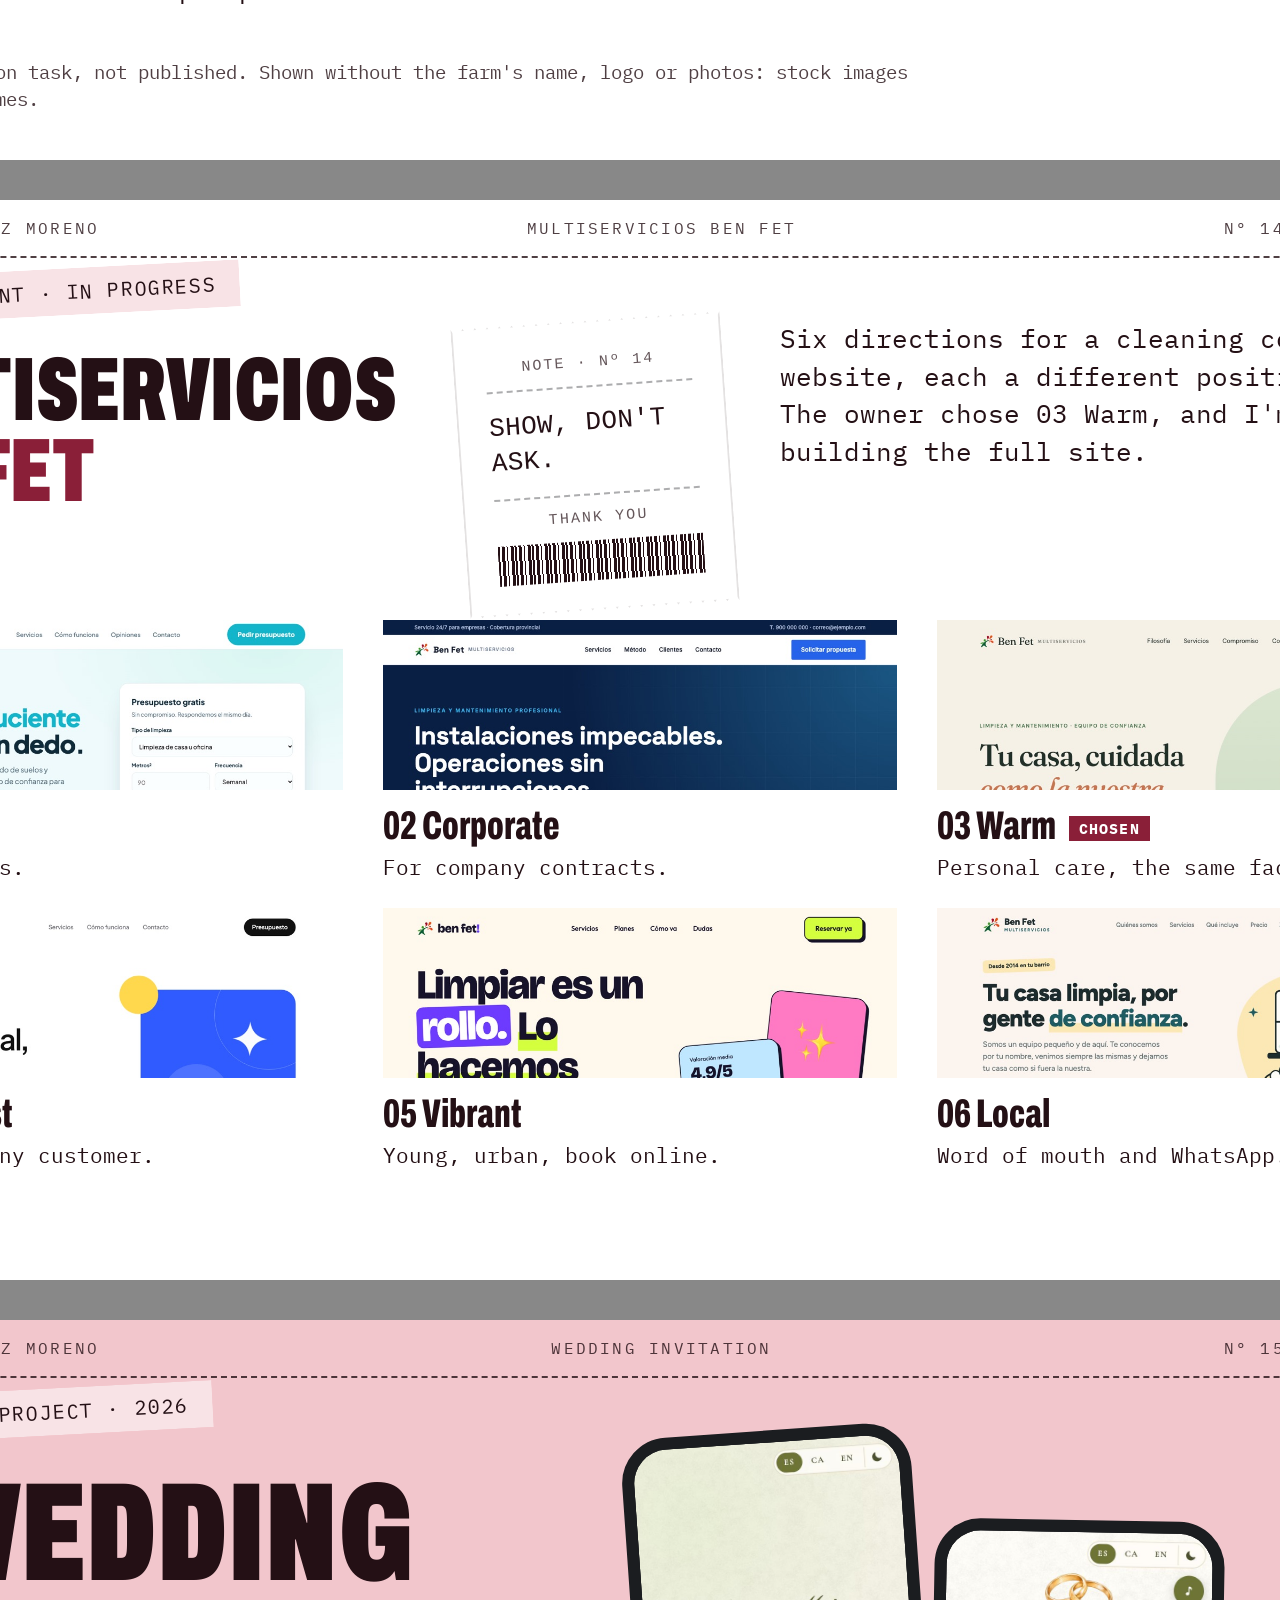
<file: deck/portfolio-deck.html>
<!doctype html>
<html lang="en-GB">
<head>
<meta charset="utf-8">
<meta name="robots" content="noindex">
<title>Andrea Martinez Moreno | Marketing Portfolio</title>
<link rel="preconnect" href="https://fonts.googleapis.com">
<link rel="preconnect" href="https://fonts.gstatic.com" crossorigin>
<link href="https://fonts.googleapis.com/css2?family=Archivo:wdth,wght@62..125,400..900&family=IBM+Plex+Mono:wght@400;500;600&family=Caveat:wght@500;600&display=swap" rel="stylesheet">
<style>
:root {
  --sage: #C8D5CB;
  --green: #1F4D3F;
  --green-dark: #163A2F;
  --cream: #EFEAE0;
  --paper: #F8F4EA;
  --ink: #17191C;
  --tape: #E2A955;
  --blush: #F2D3C2;
  --mint: #DCE8E2;
}

@page { size: 1920px 1080px; margin: 0; }

* { box-sizing: border-box; margin: 0; padding: 0; }

html, body { background: #888; }

body {
  font-family: "DM Mono", ui-monospace, monospace;
  color: var(--ink);
  -webkit-print-color-adjust: exact;
  print-color-adjust: exact;
}

.slide {
  position: relative;
  width: 1920px;
  height: 1080px;
  overflow: hidden;
  page-break-after: always;
  break-after: page;
  background: var(--cream);
}

.slide:last-child { page-break-after: auto; break-after: auto; }

.bg-sage { background: var(--sage); }
.bg-green { background: var(--green); color: var(--cream); }
.bg-cream { background: var(--cream); }

/* ---------- Type ---------- */

.display {
  font-family: "Instrument Serif", Georgia, serif;
  font-weight: 400;
  text-transform: uppercase;
  line-height: .84;
  letter-spacing: -.015em;
}

.mono {
  font-size: 22px;
  line-height: 1.5;
  text-transform: uppercase;
  letter-spacing: .02em;
}

.mono b { font-weight: 500; }

.hand {
  font-family: "Caveat", cursive;
  font-weight: 500;
  line-height: 1.05;
}

/* ---------- Side rails ---------- */

.rail {
  position: absolute;
  top: 50%;
  font-size: 17px;
  letter-spacing: .14em;
  text-transform: uppercase;
  white-space: nowrap;
  writing-mode: vertical-rl;
}

.rail-l { left: 38px; transform: translateY(-50%) rotate(180deg); }
.rail-r { right: 38px; transform: translateY(-50%); }

.page-no {
  position: absolute;
  bottom: 40px;
  right: 110px;
  font-size: 17px;
  letter-spacing: .1em;
}

/* ---------- Collage pieces ---------- */

.photo {
  position: absolute;
  overflow: hidden;
  background: #ddd;
}

.photo img {
  width: 100%;
  height: 100%;
  object-fit: cover;
  display: block;
}

.tape {
  position: absolute;
  display: inline-block;
  padding: 10px 26px;
  background: var(--tape);
  color: var(--ink);
  font-size: 20px;
  letter-spacing: .08em;
  text-transform: uppercase;
  text-align: center;
  line-height: 1.35;
  white-space: nowrap;
  z-index: 5;
}

.tape-mint { background: var(--mint); }
.tape-blush { background: var(--blush); }
.tape-green { background: var(--green); color: var(--cream); }

.note {
  position: absolute;
  padding: 70px 46px 40px 70px;
  background:
    linear-gradient(90deg, transparent 50px, rgba(200, 90, 80, .35) 50px, rgba(200, 90, 80, .35) 52px, transparent 52px),
    repeating-linear-gradient(180deg, transparent 0 47px, rgba(31, 77, 63, .22) 47px 49px),
    var(--paper);
  color: var(--ink);
  clip-path: polygon(0 3%, 4% 0, 9% 2.5%, 15% .5%, 21% 3%, 27% 0, 34% 2%, 41% .5%, 48% 3%, 55% 0, 62% 2.5%, 69% .5%, 76% 3%, 83% 0, 90% 2.5%, 96% .5%, 100% 2.5%, 100% 100%, 0 100%);
  z-index: 6;
}

.note { height: auto !important; padding-bottom: 50px; }
.note .hand { font-size: 54px; }

.photo, .browser { outline: 1px solid rgba(0, 0, 0, .1); }

.sticky {
  position: absolute;
  padding: 34px 38px;
  background: var(--mint);
  color: var(--ink);
  font-size: 22px;
  line-height: 1.5;
  z-index: 6;
}

.phone {
  position: absolute;
  border: 12px solid #1b1d20;
  border-radius: 46px;
  overflow: hidden;
  background: #1b1d20;
}

.phone img { width: 100%; height: 100%; object-fit: cover; object-position: top; display: block; border-radius: 34px; }

.browser {
  position: absolute;
  border-radius: 14px;
  overflow: hidden;
  background: #fff;
}

.browser::before {
  content: "";
  display: block;
  height: 34px;
  background:
    radial-gradient(circle at 22px 17px, #E0685A 6px, transparent 7px),
    radial-gradient(circle at 44px 17px, #E8B64B 6px, transparent 7px),
    radial-gradient(circle at 66px 17px, #6BB06A 6px, transparent 7px),
    #ECE8E1;
}

.browser img { width: 100%; height: calc(100% - 34px); object-fit: cover; object-position: top; display: block; }

.browser .url {
  position: absolute;
  top: 7px;
  left: 50%;
  transform: translateX(-50%);
  padding: 2px 24px;
  border-radius: 6px;
  background: #fff;
  font-size: 13px;
  color: #555;
  text-transform: none;
}

/* ---------- 01 Cover ---------- */

.cover-title {
  position: absolute;
  top: 60px;
  left: 0;
  right: 0;
  text-align: center;
  font-size: 260px;
  color: var(--ink);
}

.cover-title span { display: block; }
.cover-title span + span { padding-left: 420px; }

.cover-services {
  position: absolute;
  top: 560px;
  left: 50%;
  transform: translateX(-50%);
  display: flex;
  align-items: center;
  gap: 40px;
}

.paren {
  font-family: "Instrument Serif", serif;
  font-size: 190px;
  line-height: 1;
  font-weight: 400;
  transform: scaleX(.6);
}

.cover-services ul { list-style: none; text-align: center; }
.cover-services li { font-size: 22px; letter-spacing: .06em; line-height: 1.7; text-transform: uppercase; }

.cover-name {
  position: absolute;
  bottom: 60px;
  left: 0;
  right: 0;
  text-align: center;
  white-space: nowrap;
  font-size: 150px;
  color: var(--green);
}

/* ---------- 02 Contents ---------- */

.contents {
  position: absolute;
  top: 130px;
  left: 190px;
  right: 190px;
  bottom: 130px;
  display: grid;
  grid-template-columns: 1fr 1fr;
  gap: 120px;
}

.contents-title { font-size: 230px; }

.contents ol { list-style: none; align-self: end; }

.contents li {
  display: flex;
  justify-content: space-between;
  align-items: baseline;
  padding: 18px 0;
  border-bottom: 2px solid rgba(23, 25, 28, .8);
}

.contents li span:first-child {
  font-family: "Instrument Serif", serif;
  font-size: 58px;
  line-height: 1;
}

.contents li span:last-child { font-size: 24px; letter-spacing: .1em; }

/* ---------- 03 About ---------- */

.about-name {
  position: absolute;
  top: 80px;
  left: 150px;
  font-size: 176px;
  color: var(--cream);
}

.about-text {
  position: absolute;
  top: 570px;
  left: 150px;
  width: 640px;
  text-align: justify;
  font-size: 20px;
}

.about-text p + p { margin-top: 26px; }

.contact-lines {
  position: absolute;
  left: 150px;
  bottom: 80px;
  font-size: 21px;
  line-height: 1.8;
  letter-spacing: .04em;
}

.contact-lines a { color: inherit; }
.contact-lines .u { text-decoration: underline; text-underline-offset: 5px; }

/* ---------- 04 Services ---------- */

.services {
  position: absolute;
  top: 120px;
  left: 150px;
  right: 150px;
  display: grid;
  grid-template-columns: repeat(4, 1fr);
  gap: 56px;
}

.service h2 {
  height: 230px;
  display: flex;
  align-items: flex-end;
  justify-content: center;
  text-align: center;
  font-size: 84px;
  line-height: .86;
  margin-bottom: 34px;
}

.service .pic {
  height: 290px;
  overflow: hidden;
  margin-bottom: 34px;
}

.service .pic img { width: 100%; height: 100%; object-fit: cover; display: block; }

.service p { text-align: justify; font-size: 19px; line-height: 1.6; }

/* ---------- 05 Background ---------- */

.bg-title {
  position: absolute;
  top: 110px;
  left: 150px;
  font-size: 150px;
}

.timeline {
  position: absolute;
  top: 400px;
  left: 150px;
  width: 960px;
  list-style: none;
}

.timeline li {
  display: grid;
  grid-template-columns: 230px 1fr;
  gap: 30px;
  padding: 18px 0;
  border-top: 2px solid var(--ink);
}

.timeline .when { font-size: 20px; letter-spacing: .08em; padding-top: 10px; }
.timeline h3 { font-family: "Instrument Serif", serif; font-weight: 400; font-size: 54px; line-height: 1; }
.timeline p { font-size: 19px; margin-top: 10px; text-transform: uppercase; letter-spacing: .04em; }

.skills {
  position: absolute;
  top: 130px;
  right: 150px;
  width: 560px;
  height: 820px;
}

.skills h3 {
  font-size: 22px;
  letter-spacing: .14em;
  font-weight: 500;
  margin-bottom: 28px;
}

.skills .chips { display: flex; flex-wrap: wrap; gap: 18px 14px; }

.skills .chips span {
  position: relative;
  padding: 10px 20px;
  background: var(--paper);
  border: 2px solid var(--ink);
  font-size: 19px;
  letter-spacing: .06em;
  text-transform: uppercase;
}

/* ---------- 06 Divider ---------- */

.divider-title {
  position: absolute;
  top: 50%;
  left: 50%;
  transform: translate(-50%, -50%);
  text-align: center;
  font-size: 300px;
  z-index: 2;
}

/* ---------- Case study slides ---------- */

.cs-title {
  position: absolute;
  top: 150px;
  left: 150px;
  font-size: 170px;
}

.cs-sub {
  position: absolute;
  top: 120px;
  left: 900px;
  right: 150px;
  font-size: 21px;
}

.cs-meta {
  font-size: 18px;
  letter-spacing: .1em;
  margin-top: 22px;
  opacity: .75;
}

.four {
  position: absolute;
  left: 150px;
  width: 820px;
  top: 470px;
  display: grid;
  grid-template-columns: 1fr 1fr;
  gap: 40px 50px;
}

.four h3 {
  display: inline-block;
  margin-bottom: 14px;
  padding: 6px 18px;
  background: var(--green);
  color: var(--cream);
  font-weight: 400;
  font-size: 18px;
  letter-spacing: .14em;
}

.bg-green .four h3 { background: var(--tape); color: var(--ink); }

.four p { font-size: 18px; line-height: 1.6; text-align: justify; text-transform: uppercase; }

.points {
  list-style: none;
  display: grid;
  gap: 26px;
}

.points li { padding-left: 34px; position: relative; font-size: 19px; line-height: 1.55; text-transform: uppercase; }
.points li::before { content: "✦"; position: absolute; left: 0; top: 0; }
.points b { font-weight: 500; text-decoration: underline; text-underline-offset: 5px; }

.swatches { display: flex; gap: 0; }
.swatches span { width: 92px; height: 92px; }

.concepts {
  position: absolute;
  top: 430px;
  left: 150px;
  right: 150px;
  display: grid;
  grid-template-columns: repeat(3, 1fr);
  gap: 24px 40px;
}

.concept .pic { height: 190px; overflow: hidden; }
.concept .pic img { width: 100%; height: 100%; object-fit: cover; object-position: top; display: block; }
.concept h3 { margin-top: 16px; font-family: "Instrument Serif", serif; font-weight: 400; font-size: 40px; line-height: 1; }
.concept p { margin-top: 6px; font-size: 16px; line-height: 1.5; text-transform: uppercase; }

/* ---------- Instagram ---------- */

.ig-profile {
  position: absolute;
  top: 60px;
  right: 150px;
  width: 560px;
  padding: 24px 24px 24px;
  background: #fff;
  outline: 1px solid rgba(0, 0, 0, .1);
  font-family: -apple-system, "Helvetica Neue", Arial, sans-serif;
  text-transform: none;
  letter-spacing: 0;
}

.ig-head { display: flex; align-items: center; gap: 26px; }
.ig-head img { width: 84px; height: 84px; border-radius: 50%; outline: 1px solid #ddd; }
.ig-head b { display: block; font-size: 24px; font-weight: 600; }
.ig-head span { font-size: 17px; color: #555; }

.ig-highlights { display: flex; gap: 22px; margin: 18px 0 18px 4px; }
.ig-highlights figure { width: 72px; text-align: center; font-size: 13px; }
.ig-highlights img { width: 72px; height: 72px; border-radius: 50%; object-fit: cover; outline: 2px solid #ddd; outline-offset: 2px; }
.ig-highlights figcaption { margin-top: 6px; }

.ig-grid { display: grid; grid-template-columns: repeat(3, 1fr); gap: 4px; }
.ig-grid img { width: 100%; aspect-ratio: 4 / 5; object-fit: cover; display: block; }

.stories {
  position: absolute;
  top: 470px;
  left: 150px;
  right: 150px;
  display: flex;
  justify-content: space-between;
}

.stories figure { width: 190px; }
.stories img { width: 190px; height: 338px; object-fit: cover; display: block; border-radius: 14px; outline: 1px solid rgba(0, 0, 0, .1); }
.stories figcaption { margin-top: 12px; font-size: 15px; letter-spacing: .06em; text-transform: uppercase; text-align: center; }

.flow {
  position: absolute;
  left: 150px;
  right: 150px;
  bottom: 70px;
  display: flex;
  align-items: center;
  gap: 18px;
  font-size: 30px;
}

.flow .tape { position: static; }

/* ---------- Data ---------- */

.chart-card {
  position: absolute;
  right: 150px;
  width: 760px;
  padding: 30px 36px 34px;
  background: var(--paper);
  color: var(--ink);
}

.chart-card h3 { font-weight: 500; font-size: 18px; letter-spacing: .12em; margin-bottom: 22px; }

.bar { display: grid; grid-template-columns: 260px 1fr 70px; align-items: center; gap: 18px; margin-top: 14px; font-size: 18px; text-transform: uppercase; letter-spacing: .04em; }
.bar i { display: block; height: 26px; background: var(--green); }
.bar i.hi { background: var(--tape); }
.bar span:last-child { text-align: right; }

/* ---------- Contact ---------- */

.contact-title {
  position: absolute;
  top: 110px;
  left: 0;
  right: 0;
  text-align: center;
  font-size: 260px;
  color: var(--cream);
}

.contact-block {
  position: absolute;
  top: 640px;
  left: 50%;
  transform: translateX(-50%);
  text-align: center;
  font-size: 30px;
  letter-spacing: .06em;
  line-height: 1.8;
}

.contact-block a { color: inherit; text-decoration: none; }
.contact-block .big { font-family: "Instrument Serif", serif; font-size: 64px; letter-spacing: 0; text-transform: none; line-height: 1.3; }

/* ---------- Legibility pass: readable on a phone ---------- */

.mono { text-transform: none; letter-spacing: 0; font-size: 26px; line-height: 1.45; }
.about-text { font-size: 26px; text-align: left; }
.about-text p + p { margin-top: 20px; }
.contact-lines { font-size: 24px; line-height: 1.7; }
.service p { font-size: 25px; line-height: 1.4; text-align: left; }
.four { gap: 36px 50px; }
.four h3 { font-size: 20px; }
.four p { font-size: 24px; line-height: 1.45; text-transform: none; text-align: left; }
.points li { font-size: 25px; line-height: 1.45; text-transform: none; }
.timeline .when { font-size: 22px; }
.timeline p { font-size: 22px; text-transform: none; letter-spacing: 0; }
.skills .chips span { font-size: 21px; }
.concept p { font-size: 21px; text-transform: none; }
.stories figcaption { font-size: 19px; }
.chart-card h3 { font-size: 19px; }
.bar { font-size: 22px; text-transform: none; letter-spacing: 0; }
.contact-block { letter-spacing: .02em; }
.rail, .page-no { font-size: 18px; }

/* ---------- Retail identity: receipts, price tags, order bar ---------- */

.display { text-transform: none; letter-spacing: -.02em; line-height: .9; }
.display em { font-style: italic; color: var(--green); }
.bg-green .display em { color: var(--tape); }

.topbar {
  position: absolute;
  top: 0;
  left: 150px;
  right: 150px;
  height: 58px;
  display: flex;
  align-items: center;
  justify-content: space-between;
  border-bottom: 2px dashed currentColor;
  font-size: 16px;
  letter-spacing: .14em;
  text-transform: uppercase;
  opacity: .8;
  z-index: 1;
}

.topbar .order { display: flex; align-items: center; gap: 14px; }

.barcode {
  display: inline-block;
  width: 90px;
  height: 22px;
  background: repeating-linear-gradient(90deg, currentColor 0 2px, transparent 2px 4px, currentColor 4px 7px, transparent 7px 9px, currentColor 9px 10px, transparent 10px 13px, currentColor 13px 16px, transparent 16px 17px);
}

.receipt {
  position: absolute;
  z-index: 6;
  padding: 34px 32px 30px;
  background: #FBFAF6;
  color: var(--ink);
  font-family: "DM Mono", monospace;
  text-transform: uppercase;
  letter-spacing: .03em;
  outline: 1px solid rgba(0, 0, 0, .06);
  clip-path: polygon(0.00% 0, 2.27% 10px, 4.55% 0, 6.82% 10px, 9.09% 0, 11.36% 10px, 13.64% 0, 15.91% 10px, 18.18% 0, 20.45% 10px, 22.73% 0, 25.00% 10px, 27.27% 0, 29.55% 10px, 31.82% 0, 34.09% 10px, 36.36% 0, 38.64% 10px, 40.91% 0, 43.18% 10px, 45.45% 0, 47.73% 10px, 50.00% 0, 52.27% 10px, 54.55% 0, 56.82% 10px, 59.09% 0, 61.36% 10px, 63.64% 0, 65.91% 10px, 68.18% 0, 70.45% 10px, 72.73% 0, 75.00% 10px, 77.27% 0, 79.55% 10px, 81.82% 0, 84.09% 10px, 86.36% 0, 88.64% 10px, 90.91% 0, 93.18% 10px, 95.45% 0, 97.73% 10px, 100% 0, 100.00% 100%, 97.73% calc(100% - 10px), 95.45% 100%, 93.18% calc(100% - 10px), 90.91% 100%, 88.64% calc(100% - 10px), 86.36% 100%, 84.09% calc(100% - 10px), 81.82% 100%, 79.55% calc(100% - 10px), 77.27% 100%, 75.00% calc(100% - 10px), 72.73% 100%, 70.45% calc(100% - 10px), 68.18% 100%, 65.91% calc(100% - 10px), 63.64% 100%, 61.36% calc(100% - 10px), 59.09% 100%, 56.82% calc(100% - 10px), 54.55% 100%, 52.27% calc(100% - 10px), 50.00% 100%, 47.73% calc(100% - 10px), 45.45% 100%, 43.18% calc(100% - 10px), 40.91% 100%, 38.64% calc(100% - 10px), 36.36% 100%, 34.09% calc(100% - 10px), 31.82% 100%, 29.55% calc(100% - 10px), 27.27% 100%, 25.00% calc(100% - 10px), 22.73% 100%, 20.45% calc(100% - 10px), 18.18% 100%, 15.91% calc(100% - 10px), 13.64% 100%, 11.36% calc(100% - 10px), 9.09% 100%, 6.82% calc(100% - 10px), 4.55% 100%, 2.27% calc(100% - 10px), 0 100%);
}

.receipt .r-head, .receipt .r-foot {
  font-size: 15px;
  letter-spacing: .14em;
  text-align: center;
  opacity: .7;
}

.receipt .r-head { padding-bottom: 14px; border-bottom: 2px dashed rgba(23, 25, 28, .5); }
.receipt .r-text { padding: 18px 0; font-size: 26px; line-height: 1.35; }
.receipt .r-foot { padding-top: 14px; border-top: 2px dashed rgba(23, 25, 28, .5); }
.receipt .barcode { display: block; width: 100%; height: 40px; margin-top: 14px; color: var(--ink); }

.receipt .r-items { list-style: none; padding: 14px 0; font-size: 21px; line-height: 1.7; }
.receipt .r-items li { display: flex; justify-content: space-between; gap: 16px; }
.receipt .r-total { display: flex; justify-content: space-between; padding: 12px 0 2px; border-top: 2px dashed rgba(23, 25, 28, .5); font-size: 21px; font-weight: 500; }

/* Price tags replace the tape labels */
.tape {
  padding: 10px 24px 10px 46px;
  clip-path: polygon(20px 0, 100% 0, 100% 100%, 20px 100%, 0 50%);
  background-image: radial-gradient(circle at 24px 50%, rgba(23, 25, 28, .55) 0 5px, transparent 6px);
}

.flow .tape { padding-left: 46px; }

.photo.polaroid { padding: 14px 14px 52px; background: #FBFAF6; }
.photo.polaroid img { height: 100%; }

.cover-headline {
  position: absolute;
  top: 210px;
  left: 150px;
  font-size: 196px;
  line-height: .9;
  color: var(--ink);
}

.cover-who { position: absolute; left: 150px; top: 790px; }
.cover-who .name { font-family: "Instrument Serif", serif; font-size: 72px; line-height: 1; }
.cover-who .role { margin-top: 16px; font-size: 22px; letter-spacing: .1em; text-transform: uppercase; }

.contact-title2 { position: absolute; top: 170px; left: 150px; font-size: 260px; color: var(--cream); }
.contact-lines2 { position: absolute; left: 150px; top: 560px; font-size: 28px; line-height: 1.8; }
.contact-lines2 a { color: inherit; text-decoration: none; }

@media screen {
  body { display: grid; gap: 40px; padding: 40px; justify-content: center; }
}

@media print {
  html, body { background: none; }
}

/* Five background steps: a little tighter so they fit the slide */
.timeline li { padding: 12px 0; }
.timeline h3 { font-size: 46px; }
.timeline p { margin-top: 8px; }

/* ===== Wine shop-window style, matching the website =====
   Same receipts, tags and order bar; new colours and type. */
:root {
  --sage: #F2C6CC;      /* blush slides */
  --green: #8A1F38;     /* wine */
  --green-dark: #66162A;
  --cream: #FFFFFF;     /* white floor */
  --paper: #FBF6F6;
  --ink: #241015;
  --tape: #F2C6CC;      /* blush tape and highlights */
  --blush: #F8E3E6;
  --mint: #F8EFEE;
}

body { font-family: "IBM Plex Mono", ui-monospace, monospace; }

.display, .paren, .contents li span:first-child, .timeline h3, .concept h3,
.contact-block .big, .cover-who .name {
  font-family: "Archivo", "Arial Narrow", sans-serif;
  font-stretch: 62%;
  font-weight: 900;
}

.display { text-transform: uppercase; letter-spacing: 0; line-height: .9; }
.display em { font-style: normal; color: var(--green); }
.bg-green .display em { color: var(--tape); }

.timeline h3, .concept h3, .contact-block .big, .cover-who .name { font-weight: 800; }
.bar i.hi { background: var(--ink); }
.receipt, .photo.polaroid { background: #FFFFFF; }
.slide.bg-cream .receipt { box-shadow: inset 0 0 0 2px rgba(36, 16, 21, .12); }

/* Condensed capitals run wider than the old serif: a few titles step down */
.cover-headline { font-size: 172px; }
.service h2.display { font-size: 62px !important; line-height: .92; }
.contact-title2 { font-size: 190px; }
.concept h3 .chosen { display:inline-block; vertical-align:middle; margin-left:8px; padding:5px 10px; background:var(--accent, #8A1F38); color:#fff; font-family:"IBM Plex Mono", monospace; font-size:15px; letter-spacing:.08em; text-transform:uppercase; }
</style>
</head>
<body>

<!-- 01 · Cover -->
<section class="slide bg-cream">
  <div class="topbar"><span>Andrea Martinez Moreno</span><span>Marketing portfolio</span><span class="order">Nº 01 / 17 <i class="barcode"></i></span></div>

  <div class="tape tape-green" style="top:120px;left:150px;transform:rotate(-2deg)">Marketing portfolio · 2026</div>

  <h1 class="display cover-headline">From the<br>shop floor<br>to the <em>screen.</em></h1>

  <div class="cover-who">
    <p class="name">Andrea Martinez Moreno</p>
    <p class="role">Digital marketing · E&#8209;commerce · Manchester</p>
  </div>

  <div class="receipt" style="top:110px;right:150px;width:470px;transform:rotate(2.5deg)">
    <p class="r-head">What I do · Nº 01</p>
    <ul class="r-items">
      <li><span>Marketing &amp; social</span><span>01</span></li>
      <li><span>E-commerce</span><span>02</span></li>
      <li><span>Brand &amp; content</span><span>03</span></li>
      <li><span>Web &amp; analytics</span><span>04</span></li>
    </ul>
    <p class="r-total"><span>Total</span><span>1 marketer</span></p>
    <i class="barcode"></i>
  </div>

  <div class="photo polaroid" style="top:610px;right:200px;width:330px;height:400px;transform:rotate(-4deg)">
    <img src="me.jpg" alt="Andrea Martinez Moreno" style="object-position:55% 30%">
  </div>

  <div class="tape tape-blush" style="top:640px;right:480px;transform:rotate(-8deg);z-index:7">Hi, I'm Andrea</div>
</section>

<!-- 02 · About -->
<section class="slide bg-green">
  <div class="topbar"><span>Andrea Martinez Moreno</span><span>Digital marketer</span><span class="order">Nº 02 / 17 <i class="barcode"></i></span></div>

  <h2 class="display about-name">Andrea<br>Martinez<br>Moreno</h2>

  <div class="mono about-text">
    <p>A digital marketer with a background in <b>fashion retail</b> and <b>e&#8209;commerce development</b>.</p>
    <p>I plan the <b>strategy</b>, write the <b>copy</b>, run the <b>social media</b> and build the <b>website</b>, then <b>measure</b> what works.</p>
    <p>Manchester, UK · English &amp; Spanish</p>
  </div>

  <div class="mono contact-lines">
    <a class="u" href="https://www.linkedin.com/in/andrea-martinez-moreno-150273443/">LinkedIn profile</a><br>
    <a href="mailto:andreea.mar93@gmail.com">andreea.mar93@gmail.com</a>
  </div>

  <div class="photo" style="top:60px;left:950px;width:400px;height:500px;transform:rotate(-2deg);z-index:2">
    <img src="me.jpg" alt="Andrea Martinez Moreno" style="object-position:55% 35%">
  </div>

  <div class="phone" style="top:180px;left:1390px;width:330px;height:690px;transform:rotate(2deg)">
    <img src="../images/moreno-mobile.jpg" alt="">
  </div>

  

  <div class="receipt" style="top:590px;left:860px;width:420px;transform:rotate(-6deg)">
    <p class="r-head">Strengths</p>
    <ul class="r-items">
      <li><span>Customer insight</span><span>1</span></li>
      <li><span>Human copy</span><span>1</span></li>
      <li><span>Hands-on build</span><span>1</span></li>
      <li><span>Measured results</span><span>1</span></li>
    </ul>
    <i class="barcode"></i>
  </div>

  <div class="receipt" style="top:600px;right:110px;width:400px;transform:rotate(4deg)">
    <p class="r-head">Note · Nº 02</p>
    <p class="r-text">I understand the customer, and the code behind the store.</p>
    <p class="r-foot">Thank you</p>
    <i class="barcode"></i>
  </div>
</section>

<!-- 03 · What I do -->
<section class="slide bg-green">
  <div class="topbar"><span>Andrea Martinez Moreno</span><span>What I do</span><span class="order">Nº 03 / 17 <i class="barcode"></i></span></div>

  <div class="services">
    <article class="service">
      <h2 class="display">Digital<br>marketing<br>&amp; social</h2>
      <div class="pic"><img src="ig/09-no-yellow.jpg" alt="" style="object-position:center top"></div>
      <p class="mono">Social content and lead magnets that turn followers into enquiries.</p>
    </article>
    <article class="service">
      <h2 class="display" style="font-size:72px">E&#8209;commerce</h2>
      <div class="pic"><img src="../images/embrava-product.jpg" alt="" style="object-position:left top"></div>
      <p class="mono">Product pages, kits, pricing and short paths to a sale.</p>
    </article>
    <article class="service">
      <h2 class="display">Brand<br>&amp; content</h2>
      <div class="pic"><img src="../images/embrava-brand.jpg" alt="" style="object-position:center 8%"></div>
      <p class="mono">Naming, identity and copy that sounds human, everywhere.</p>
    </article>
    <article class="service">
      <h2 class="display">Web design<br>&amp; analytics</h2>
      <div class="pic"><img src="../images/moreno-long.jpg" alt="" style="object-position:top"></div>
      <p class="mono">Fast, hand-built websites with every button tracked.</p>
    </article>
  </div>
</section>

<!-- 04 · Background & skills -->
<section class="slide bg-cream">
  <div class="topbar"><span>Andrea Martinez Moreno</span><span>Background</span><span class="order">Nº 04 / 17 <i class="barcode"></i></span></div>

  <h2 class="display bg-title">Both sides<br>of the <em>counter</em></h2>

  <ol class="timeline">
    <li>
      <span class="when">Oct 2026</span>
      <div><h3>Klaviyo Practitioner</h3><p>Certificate · email and SMS marketing</p></div>
    </li>
    <li>
      <span class="when">Oct 2026 – now</span>
      <div><h3>Google Analytics</h3><p>Certification · GA4, in progress</p></div>
    </li>
    <li>
      <span class="when">2026 – now</span>
      <div><h3>Google Digital Marketing &amp; E&#8209;commerce</h3><p>Professional Certificate, in progress</p></div>
    </li>
    <li>
      <span class="when">2023 – 2026</span>
      <div><h3>Front-end Developer</h3><p>Fashion e&#8209;commerce platform: marketing site and customer dashboard</p></div>
    </li>
    <li>
      <span class="when">2021 – 2023</span>
      <div><h3>Store Manager, Pull&amp;Bear (Inditex)</h3><p>Team, sales targets and visual merchandising</p></div>
    </li>
  </ol>

  <div class="skills">
    <h3>MY SKILLS</h3>
    <div class="chips">
      <span>Marketing strategy</span>
      <span>Copywriting</span>
      <span>Social media</span>
      <span>Content planning</span>
      <span>Branding</span>
      <span>E-commerce</span>
      <span>Pricing &amp; bundles</span>
      <span>Local SEO</span>
      <span>Web analytics</span>
      <span>UX</span>
      <span>HTML · CSS · JS</span>
      <span>Team leadership</span>
    </div>
    <div class="tape tape-mint" style="left:0;top:500px;transform:rotate(-4deg)">English &amp; Spanish</div>
    <div class="receipt" style="right:0;top:590px;width:400px;transform:rotate(5deg)">
    <p class="r-head">Note · Nº 04</p>
    <p class="r-text">I know what makes people buy, hesitate or walk away.</p>
    <p class="r-foot">Thank you</p>
    <i class="barcode"></i>
  </div>
  </div>
</section>

<!-- 05 · Peluquería Moreno · overview -->
<section class="slide bg-cream">
  <div class="topbar"><span>Andrea Martinez Moreno</span><span>Peluquería Moreno</span><span class="order">Nº 05 / 17 <i class="barcode"></i></span></div>

  <h2 class="display cs-title">Peluquería<br><em>Moreno</em></h2>
  <div class="tape tape-green" style="top:70px;left:150px;transform:rotate(-3deg)">Real client · Live · 2026</div>

  <div class="four" style="top:460px;width:840px">
    <div>
      <h3>CONTEXT</h3>
      <p>A Valencia salon with 40+ years of history and a 4.7 Google rating, but no website.</p>
    </div>
    <div>
      <h3>STRATEGY</h3>
      <p>One goal: a WhatsApp message or a call. Copy in the owner's own voice.</p>
    </div>
    <div>
      <h3>EXECUTION</h3>
      <p>Copy, design and build, local SEO, real reviews and products sold via WhatsApp.</p>
    </div>
    <div>
      <h3>MEASUREMENT</h3>
      <p>Every button tracked by position, to see what drives enquiries.</p>
    </div>
  </div>

  <div class="browser" style="top:120px;left:1060px;width:720px;height:470px;transform:rotate(1deg)">
    <span class="url">peluqueriamoreno.es</span>
    <img src="../images/moreno-long.jpg" alt="Peluquería Moreno home page">
  </div>
  <div class="phone" style="top:450px;left:1500px;width:270px;height:560px;transform:rotate(-3deg)">
    <img src="../images/moreno-mobile.jpg" alt="Peluquería Moreno on mobile">
  </div>
  <div class="receipt" style="top:690px;left:1060px;width:400px;transform:rotate(-5deg)">
    <p class="r-head">Note · Nº 05</p>
    <p class="r-text">Trust first, then one clear ask.</p>
    <p class="r-foot">Thank you</p>
    <i class="barcode"></i>
  </div>
</section>

<!-- 06 · Peluquería Moreno · quiz -->
<section class="slide bg-sage">
  <div class="topbar"><span>Andrea Martinez Moreno</span><span>Peluquería Moreno</span><span class="order">Nº 06 / 17 <i class="barcode"></i></span></div>

  <h2 class="display cs-title" style="font-size:150px">The hair<br><em>quiz</em></h2>
  <div class="tape" style="top:70px;left:150px;transform:rotate(-3deg)">Lead magnet</div>

  <div class="mono" style="position:absolute;top:470px;left:150px;width:740px">
    One minute, four questions, one personal result.
  </div>

  <ul class="points" style="position:absolute;top:580px;left:150px;width:740px;gap:24px">
    <li><b>Recommends</b> products for home and the right treatment.</li>
    <li><b>Sells:</b> “Book” opens WhatsApp with the treatment named.</li>
    <li><b>Spreads:</b> the result becomes a story to share.</li>
    <li><b>Measured:</b> starts, results, shares and bookings.</li>
  </ul>

  <div class="phone" style="top:110px;left:960px;width:290px;height:610px;transform:rotate(-4deg)">
    <img src="../images/quiz-intro.jpg" alt="Quiz intro screen">
  </div>
  <div class="phone" style="top:200px;left:1250px;width:290px;height:610px;transform:rotate(1deg);z-index:2">
    <img src="../images/quiz-question.jpg" alt="Quiz question screen">
  </div>
  <div class="phone" style="top:300px;left:1530px;width:290px;height:610px;transform:rotate(4deg);z-index:3">
    <img src="../images/quiz-result.jpg" alt="Quiz result screen">
  </div>

  <div class="tape tape-mint" style="top:820px;left:1000px;transform:rotate(-3deg)">1. Intro</div>
  <div class="tape tape-mint" style="top:860px;left:1280px;transform:rotate(2deg)">2. One tap each</div>
  <div class="tape tape-blush" style="top:960px;left:1520px;transform:rotate(-2deg)">3. Share it</div>
</section>

<!-- 07 · Peluquería Moreno · Instagram grid -->
<section class="slide bg-cream">
  <div class="topbar"><span>Andrea Martinez Moreno</span><span>Peluquería Moreno</span><span class="order">Nº 07 / 17 <i class="barcode"></i></span></div>

  <h2 class="display cs-title" style="font-size:128px">Instagram<br><em>from zero</em></h2>
  <div class="tape tape-green" style="top:70px;left:150px;transform:rotate(-3deg)">Social media · Oct 2026</div>

  <div class="mono" style="position:absolute;top:470px;left:150px;width:800px">
    I set up the account and planned nine launch posts as one grid, in the owner's voice.
  </div>

  <ul class="points" style="position:absolute;top:620px;left:150px;width:800px;gap:16px">
    <li><b>Who she is:</b> 40+ years in the same salon.</li>
    <li><b>Practical:</b> services, address and hours.</li>
    <li><b>Trust:</b> real Google reviews.</li>
    <li><b>Lead magnet:</b> the hair quiz.</li>
    <li><b>Products:</b> one hair need each.</li>
  </ul>

  <div class="ig-profile">
    <div class="ig-head">
      <img src="ig/foto-perfil.jpg" alt="">
      <div><b>peluqueriamorenovlc</b><span>Peluquería Moreno · Valencia</span></div>
    </div>
    <div class="ig-highlights">
      <figure><img src="ig/destacada-servicios.jpg" alt=""><figcaption>Servicios</figcaption></figure>
      <figure><img src="ig/destacada-test.jpg" alt=""><figcaption>Test</figcaption></figure>
      <figure><img src="ig/destacada-productos.jpg" alt=""><figcaption>Productos</figcaption></figure>
      <figure><img src="ig/destacada-resenas.jpg" alt=""><figcaption>Reseñas</figcaption></figure>
      <figure><img src="ig/destacada-horario.jpg" alt=""><figcaption>Horario</figcaption></figure>
    </div>
    <div class="ig-grid">
      <img src="ig/09-no-yellow.jpg" alt=""><img src="ig/08-horario.jpg" alt=""><img src="ig/07-keratin.jpg" alt="">
      <img src="ig/06-resena.jpg" alt=""><img src="ig/05-corte.jpg" alt=""><img src="ig/04-test.jpg" alt="">
      <img src="ig/03-donde-estoy.jpg" alt=""><img src="ig/02-servicios.jpg" alt=""><img src="ig/01-hola.jpg" alt="">
    </div>
  </div>

  <div class="receipt" style="top:150px;left:830px;width:320px;transform:rotate(-5deg)">
    <p class="r-head">Note · Nº 07</p>
    <p class="r-text">Her voice, not a brand's.</p>
    <p class="r-foot">Thank you</p>
    <i class="barcode"></i>
  </div>
</section>

<!-- 08 · Peluquería Moreno · Stories -->
<section class="slide bg-sage">
  <div class="topbar"><span>Andrea Martinez Moreno</span><span>Peluquería Moreno</span><span class="order">Nº 08 / 17 <i class="barcode"></i></span></div>

  <h2 class="display cs-title" style="font-size:150px">Stories<br><em>that sell</em></h2>
  <div class="tape" style="top:70px;left:150px;transform:rotate(-3deg)">Product series</div>

  <div class="mono cs-sub" style="left:900px;top:150px">
    Six stories, one per hair problem: the question, the product, and a link to the products already filtered for it.
  </div>

  <div class="stories">
    <figure><img src="ig/producto-1-rizos.jpg" alt=""><figcaption>Curls</figcaption></figure>
    <figure><img src="ig/producto-2-encrespado.jpg" alt=""><figcaption>Frizz</figcaption></figure>
    <figure><img src="ig/producto-3-rubias.jpg" alt=""><figcaption>Blondes</figcaption></figure>
    <figure><img src="ig/producto-4-canas.jpg" alt=""><figcaption>Grey hair</figcaption></figure>
    <figure><img src="ig/producto-5-brillo.jpg" alt=""><figcaption>Shine</figcaption></figure>
    <figure><img src="ig/producto-6-debil.jpg" alt=""><figcaption>Weak hair</figcaption></figure>
    <figure><img src="ig/historia-resenas.jpg" alt=""><figcaption>Reviews</figcaption></figure>
    <figure><img src="ig/historia-test.jpg" alt=""><figcaption>Quiz</figcaption></figure>
  </div>

  <div class="flow">
    <span class="tape tape-blush">A hair problem</span>→
    <span class="tape tape-blush">The product</span>→
    <span class="tape tape-mint" style="text-transform:none">/productos?filtro=rizos</span>→
    <span class="tape tape-green">WhatsApp enquiry</span>
  </div>
</section>

<!-- 09 · Peluquería Moreno · Data -->
<section class="slide bg-green">
  <div class="topbar"><span>Andrea Martinez Moreno</span><span>Peluquería Moreno</span><span class="order">Nº 09 / 17 <i class="barcode"></i></span></div>

  <h2 class="display cs-title" style="color:var(--cream);font-size:150px">What the<br><em>data</em> says</h2>
  <div class="tape" style="top:70px;left:150px;transform:rotate(-3deg)">Umami · First month</div>

  <ul class="points" style="position:absolute;top:470px;left:150px;width:840px;gap:28px">
    <li><b>Instagram brings 44%</b> of visits from other sites. → The link in bio goes to the quiz.</li>
    <li><b>The quiz is the most used feature.</b> → It's in posts, stories and highlights.</li>
    <li><b>“Blonde, no yellow” is the top result.</b> → Blonde care leads a post and a story.</li>
    <li><b>Few WhatsApp clicks so far.</b> → Next: a more visible booking button.</li>
  </ul>

  <div class="chart-card" style="top:110px">
    <h3>WHERE VISITS FROM OTHER SITES COME FROM</h3>
    <div class="bar"><span>Instagram</span><i class="hi" style="width:100%"></i><span>44%</span></div>
    <div class="bar"><span>Google</span><i style="width:39%"></i><span>17%</span></div>
    <div class="bar"><span>Facebook</span><i style="width:39%"></i><span>17%</span></div>
    <div class="bar"><span>Other</span><i style="width:50%"></i><span>22%</span></div>
  </div>

  <div class="chart-card" style="top:530px">
    <h3>MOST COMMON QUIZ RESULTS</h3>
    <div class="bar" style="grid-template-columns:330px 1fr"><span>Blonde, no yellow</span><i class="hi" style="width:100%"></i></div>
    <div class="bar" style="grid-template-columns:330px 1fr"><span>Repair</span><i style="width:92%"></i></div>
    <div class="bar" style="grid-template-columns:330px 1fr"><span>Shine &amp; hydration</span><i style="width:52%"></i></div>
    <div class="bar" style="grid-template-columns:330px 1fr"><span>Protect the colour</span><i style="width:44%"></i></div>
    <div class="bar" style="grid-template-columns:330px 1fr"><span>Healthy hair</span><i style="width:40%"></i></div>
  </div>

  <p class="mono" style="position:absolute;bottom:46px;right:150px;width:760px;font-size:19px;opacity:.8">Source: Umami, last 30 days. Early data, includes my own testing.</p>
</section>

<!-- 10 · Embrava · brand -->
<section class="slide bg-cream">
  <div class="topbar"><span>Andrea Martinez Moreno</span><span>Embrava</span><span class="order">Nº 10 / 17 <i class="barcode"></i></span></div>

  <h2 class="display cs-title"><em>Embrava</em></h2>
  <div class="tape" style="top:70px;left:150px;transform:rotate(-3deg)">Brand &amp; e-commerce · Concept</div>

  <div class="mono" style="position:absolute;top:330px;left:150px;width:780px">
    My own training gear brand, from identity to online store. A concept for now, one I'd like to launch one day.
  </div>

  <div class="four" style="top:490px;width:780px">
    <div>
      <h3>THE NAME</h3>
      <p>From Spanish “brava” (bold) and a wild, rough sea.</p>
    </div>
    <div>
      <h3>THE SYMBOL</h3>
      <p>A sun setting over the sea, always in one terracotta ink.</p>
    </div>
    <div>
      <h3>THE PALETTE</h3>
      <p>Espresso, sand and cream, unlike most fitness brands.</p>
      <div class="swatches" style="margin-top:14px">
        <span style="background:#3A2A22;width:64px;height:64px"></span><span style="background:#D9C4A2;width:64px;height:64px"></span><span style="background:#F4EEE3;width:64px;height:64px;outline:1px solid rgba(0,0,0,.15)"></span><span style="background:#C46848;width:64px;height:64px"></span>
      </div>
    </div>
    <div>
      <h3>THE TAGLINE</h3>
      <p>Strength. Character. Movement.</p>
    </div>
  </div>

  <div class="photo" style="top:110px;right:150px;width:820px;height:673px;transform:rotate(1.5deg)">
    <img src="../images/embrava-brand.jpg" alt="Embrava logo before and after, palette and products">
  </div>
  <div class="receipt" style="top:780px;right:560px;width:360px;transform:rotate(-5deg)">
    <p class="r-head">Note · Nº 10</p>
    <p class="r-text">Brave, like the sea.</p>
    <p class="r-foot">Thank you</p>
    <i class="barcode"></i>
  </div>
</section>

<!-- 11 · Embrava · store -->
<section class="slide bg-sage">
  <div class="topbar"><span>Andrea Martinez Moreno</span><span>Embrava</span><span class="order">Nº 11 / 17 <i class="barcode"></i></span></div>

  <h2 class="display cs-title" style="font-size:150px">A store that<br><em>sells the set</em></h2>

  <ul class="points" style="position:absolute;top:470px;left:150px;width:760px;gap:24px">
    <li><b>Colour first:</b> swatches swap the photo instantly.</li>
    <li><b>Kits:</b> “Where do you train?” leads to three kits that save 20%.</li>
    <li><b>Build your own:</b> any three pieces unlock 15% off.</li>
    <li><b>Free delivery from £40,</b> just above a typical order.</li>
    <li><b>Mobile first,</b> because brands like this are found on social media.</li>
  </ul>

  <div class="browser" style="top:110px;left:980px;width:800px;height:520px;transform:rotate(-1deg)">
    <span class="url">andrea-mmo.github.io/embrava</span>
    <img src="../images/embrava-home.jpg" alt="Embrava home page">
  </div>
  <div class="browser" style="top:540px;left:1060px;width:720px;height:470px;transform:rotate(1.5deg)">
    <span class="url">product.html?p=gym-bag</span>
    <img src="../images/embrava-product.jpg" alt="Embrava product page">
  </div>
  <div class="tape" style="top:520px;left:960px;transform:rotate(-6deg)">Built to raise order value</div>
</section>

<!-- 12 · Embrava · email -->
<section class="slide bg-cream">
  <div class="topbar"><span>Andrea Martinez Moreno</span><span>Embrava</span><span class="order">Nº 12 / 17 <i class="barcode"></i></span></div>

  <h2 class="display cs-title" style="font-size:100px">Giving the store<br><em>something to say</em></h2>
  <div class="tape" style="top:70px;left:150px;transform:rotate(-3deg)">Email marketing · Concept</div>

  <ul class="points" style="position:absolute;top:470px;left:150px;width:760px;gap:24px">
    <li><b>3 flows, 6 emails:</b> welcome, abandoned cart and launch, coded as HTML to paste into Klaviyo.</li>
    <li><b>A gift, not a discount:</b> free delivery never stacks on the 20% kit saving.</li>
    <li><b>Kits in every flow:</b> the cart email turns one bag into the matching kit.</li>
    <li><b>Two reminders, then silence,</b> with no false urgency.</li>
    <li><b>Judged on clicks and orders,</b> not opens. Nothing sent yet, so no results.</li>
  </ul>

  <div class="photo" style="top:110px;right:150px;width:820px;height:666px;transform:rotate(1.5deg)">
    <img src="../images/embrava-emails.jpg" alt="Three Embrava emails: welcome, abandoned cart and launch">
  </div>
  <div class="receipt" style="top:790px;right:560px;width:360px;transform:rotate(-5deg)">
    <p class="r-head">Note · Nº 12</p>
    <p class="r-text">Built to run in Klaviyo.</p>
    <p class="r-foot">Thank you</p>
    <i class="barcode"></i>
  </div>
</section>

<!-- 13 · Care farm · social media -->
<section class="slide bg-cream">
  <div class="topbar"><span>Andrea Martinez Moreno</span><span>Social media</span><span class="order">Nº 13 / 17 <i class="barcode"></i></span></div>

  <h2 class="display cs-title" style="font-size:110px">Social posts<br><em>for a care farm</em></h2>
  <div class="tape tape-mint" style="top:70px;left:150px;transform:rotate(-3deg)">Creative task · Social media · 2026</div>

  <ul class="points" style="position:absolute;top:470px;left:150px;width:700px;gap:24px">
    <li><b>One job per post:</b> the animals bring reach, a day on the farm builds trust.</li>
    <li><b>A question every family asks,</b> “What did you do today?”, answered with four photos.</li>
    <li><b>Templates, not one-offs:</b> swap the photo and words, a new post in ten minutes.</li>
    <li><b>Easy to read for everyone,</b> with alt text and an Easy Read caption.</li>
    <li><b>A 12-second reel</b> and a three-posts-a-week plan with one number per pillar.</li>
  </ul>

  <div class="photo" style="top:150px;left:930px;width:360px;height:450px;transform:rotate(-3deg)">
    <img src="../images/carefarm-post1.jpg" alt="Post: 14 animals, every one known by name">
  </div>
  <div class="photo" style="top:270px;left:1210px;width:360px;height:450px;transform:rotate(2deg);z-index:2">
    <img src="../images/carefarm-post2.jpg" alt="Post: What did you do today?">
  </div>
  <div class="photo" style="top:330px;left:1520px;width:250px;height:444px;transform:rotate(4deg);z-index:3">
    <img src="../images/carefarm-reel.jpg" alt="Last frame of the reel: Come and see for yourself">
  </div>

  <p class="mono" style="position:absolute;bottom:46px;left:150px;width:1100px;font-size:19px;opacity:.8">A job-application task, not published. Shown without the farm's name, logo or photos: stock images and invented names.</p>
</section>

<!-- 14 · Ben Fet -->
<section class="slide bg-cream">
  <div class="topbar"><span>Andrea Martinez Moreno</span><span>Multiservicios Ben Fet</span><span class="order">Nº 14 / 17 <i class="barcode"></i></span></div>

  <h2 class="display cs-title" style="font-size:90px">Multiservicios<br><em>Ben Fet</em></h2>
  <div class="tape tape-blush" style="top:70px;left:150px;transform:rotate(-3deg)">Real client · In progress</div>
  <div class="mono cs-sub" style="left:1100px;top:120px;width:670px">
    Six directions for a cleaning company's website, each a different positioning. The owner chose 03 Warm, and I'm now building the full site.
  </div>

  <div class="concepts" style="top:420px">
    <div class="concept"><div class="pic" style="height:170px"><img src="../images/benfet-01-fresco.jpg" alt=""></div><h3>01 Fresh</h3><p>For households.</p></div>
    <div class="concept"><div class="pic" style="height:170px"><img src="../images/benfet-02-corporativo.jpg" alt=""></div><h3>02 Corporate</h3><p>For company contracts.</p></div>
    <div class="concept"><div class="pic" style="height:170px"><img src="../images/benfet-03-calido.jpg" alt=""></div><h3>03 Warm <span class="chosen">Chosen</span></h3><p>Personal care, the same face.</p></div>
    <div class="concept"><div class="pic" style="height:170px"><img src="../images/benfet-04-minimal.jpg" alt=""></div><h3>04 Minimalist</h3><p>Simple, for any customer.</p></div>
    <div class="concept"><div class="pic" style="height:170px"><img src="../images/benfet-05-vibrante.jpg" alt=""></div><h3>05 Vibrant</h3><p>Young, urban, book online.</p></div>
    <div class="concept"><div class="pic" style="height:170px"><img src="../images/benfet-06-local.jpg" alt=""></div><h3>06 Local</h3><p>Word of mouth and WhatsApp.</p></div>
  </div>

  <div class="receipt" style="top:120px;left:780px;width:270px;transform:rotate(-4deg)">
    <p class="r-head">Note · Nº 14</p>
    <p class="r-text">Show, don't ask.</p>
    <p class="r-foot">Thank you</p>
    <i class="barcode"></i>
  </div>
</section>

<!-- 15 · Wedding invitation -->
<section class="slide bg-sage">
  <div class="topbar"><span>Andrea Martinez Moreno</span><span>Wedding invitation</span><span class="order">Nº 15 / 17 <i class="barcode"></i></span></div>

  <h2 class="display cs-title" style="font-size:140px">A wedding<br><em>invitation</em></h2>
  <div class="tape tape-blush" style="top:70px;left:150px;transform:rotate(-3deg)">Personal project · 2026</div>

  <ul class="points" style="position:absolute;top:470px;left:150px;width:760px;gap:24px">
    <li><b>An envelope that opens</b> on the guest's phone, in the style of the printed card.</li>
    <li><b>Everything in one place:</b> countdown, directions, calendar reminders and dress code.</li>
    <li><b>One question per screen</b> in the reply form, with only the steps that apply.</li>
    <li><b>Private by design:</b> replies go to a Google Sheet, and the account number stays hidden until tapped.</li>
    <li><b>Spanish, Catalan and English,</b> plus a night mode.</li>
  </ul>

  <div class="phone" style="top:110px;left:960px;width:290px;height:610px;transform:rotate(-4deg)">
    <img src="../images/boda-1-sobre.jpg" alt="Wedding invitation envelope with a gold seal">
  </div>
  <div class="phone" style="top:200px;left:1250px;width:290px;height:610px;transform:rotate(1deg);z-index:2">
    <img src="../images/boda-3-donde-cuando.jpg" alt="Where and when section of the invitation">
  </div>
  <div class="phone" style="top:300px;left:1530px;width:290px;height:610px;transform:rotate(4deg);z-index:3">
    <img src="../images/boda-6-confirmar.jpg" alt="First step of the reply form">
  </div>

  <p class="mono" style="position:absolute;bottom:46px;left:150px;width:1000px;font-size:19px;opacity:.8">Demo copy: the names, photos, venues and bank details are fictional.</p>
</section>

<!-- 16 · Truce -->
<section class="slide bg-cream">
  <div class="topbar"><span>Andrea Martinez Moreno</span><span>Truce</span><span class="order">Nº 16 / 17 <i class="barcode"></i></span></div>

  <h2 class="display cs-title" style="font-size:170px"><em>Truce</em></h2>
  <div class="tape tape-green" style="top:70px;left:150px;transform:rotate(-3deg)">Personal project · Web app · 2026</div>

  <ul class="points" style="position:absolute;top:400px;left:150px;width:760px;gap:24px">
    <li><b>For anyone with problem skin:</b> it reads each product&#39;s ingredients, organises the routine and finds what doesn&#39;t suit you.</li>
    <li><b>Take things away,</b> not add them: a 6-week reset, then one product back every 2 weeks.</li>
    <li><b>A rule engine decides, not AI.</b> AI only reads label photos, and the person confirms.</li>
    <li><b>Safety first:</b> a professional-advice alert always sits above the routine.</li>
    <li><b>Health data stays on the device,</b> with optional end-to-end encrypted sync.</li>
    <li><b>English and Spanish,</b> 300+ tests, 179 ingredients checked against CosIng.</li>
  </ul>

  <div class="phone" style="top:110px;left:960px;width:290px;height:610px;transform:rotate(-4deg)">
    <img src="../images/truce-1-today.jpg" alt="Truce today screen with a safety alert and the morning routine">
  </div>
  <div class="phone" style="top:200px;left:1250px;width:290px;height:610px;transform:rotate(1deg);z-index:2">
    <img src="../images/truce-3-analysis.jpg" alt="Truce analysis of the products">
  </div>
  <div class="phone" style="top:300px;left:1530px;width:290px;height:610px;transform:rotate(4deg);z-index:3">
    <img src="../images/truce-4-reset.jpg" alt="Truce reset proposal and reintroduction order">
  </div>

  <p class="mono" style="position:absolute;bottom:46px;left:150px;width:1000px;font-size:19px;opacity:.8">Demo with an invented person. Not a medical tool: it never diagnoses.</p>
</section>

<!-- 17 · Contact -->
<section class="slide bg-green">
  <div class="topbar"><span>Andrea Martinez Moreno</span><span>Marketing portfolio</span><span class="order">Nº 17 / 17 <i class="barcode"></i></span></div>

  <h2 class="display contact-title2">Let's <em>talk.</em></h2>

  <div class="mono contact-lines2">
    <a href="mailto:andreea.mar93@gmail.com">andreea.mar93@gmail.com</a><br>
    <a href="https://andrea-mmo.github.io/portfolio/">andrea-mmo.github.io/portfolio</a><br>
    <a href="https://www.linkedin.com/in/andrea-martinez-moreno-150273443/">LinkedIn ↗</a> · Manchester, UK
  </div>

  <div class="tape" style="top:770px;left:150px;transform:rotate(-3deg)">Marketing &amp; e-commerce roles</div>
  <div class="tape tape-mint" style="top:790px;left:640px;transform:rotate(2deg)">Freelance projects</div>

  <div class="receipt" style="top:150px;right:180px;width:500px;transform:rotate(3deg)">
    <p class="r-head">Andrea Martinez Moreno</p>
    <ul class="r-items">
      <li><span>Pages viewed</span><span>17</span></li>
      <li><span>Real clients</span><span>2</span></li>
      <li><span>Concept brands</span><span>1</span></li>
      <li><span>Languages</span><span>2</span></li>
    </ul>
    <p class="r-total"><span>Next step</span><span>Say hello</span></p>
    <p class="r-foot" style="margin-top:14px">Thank you for your visit</p>
    <i class="barcode"></i>
  </div>
</section>

</body>
</html>
</file>
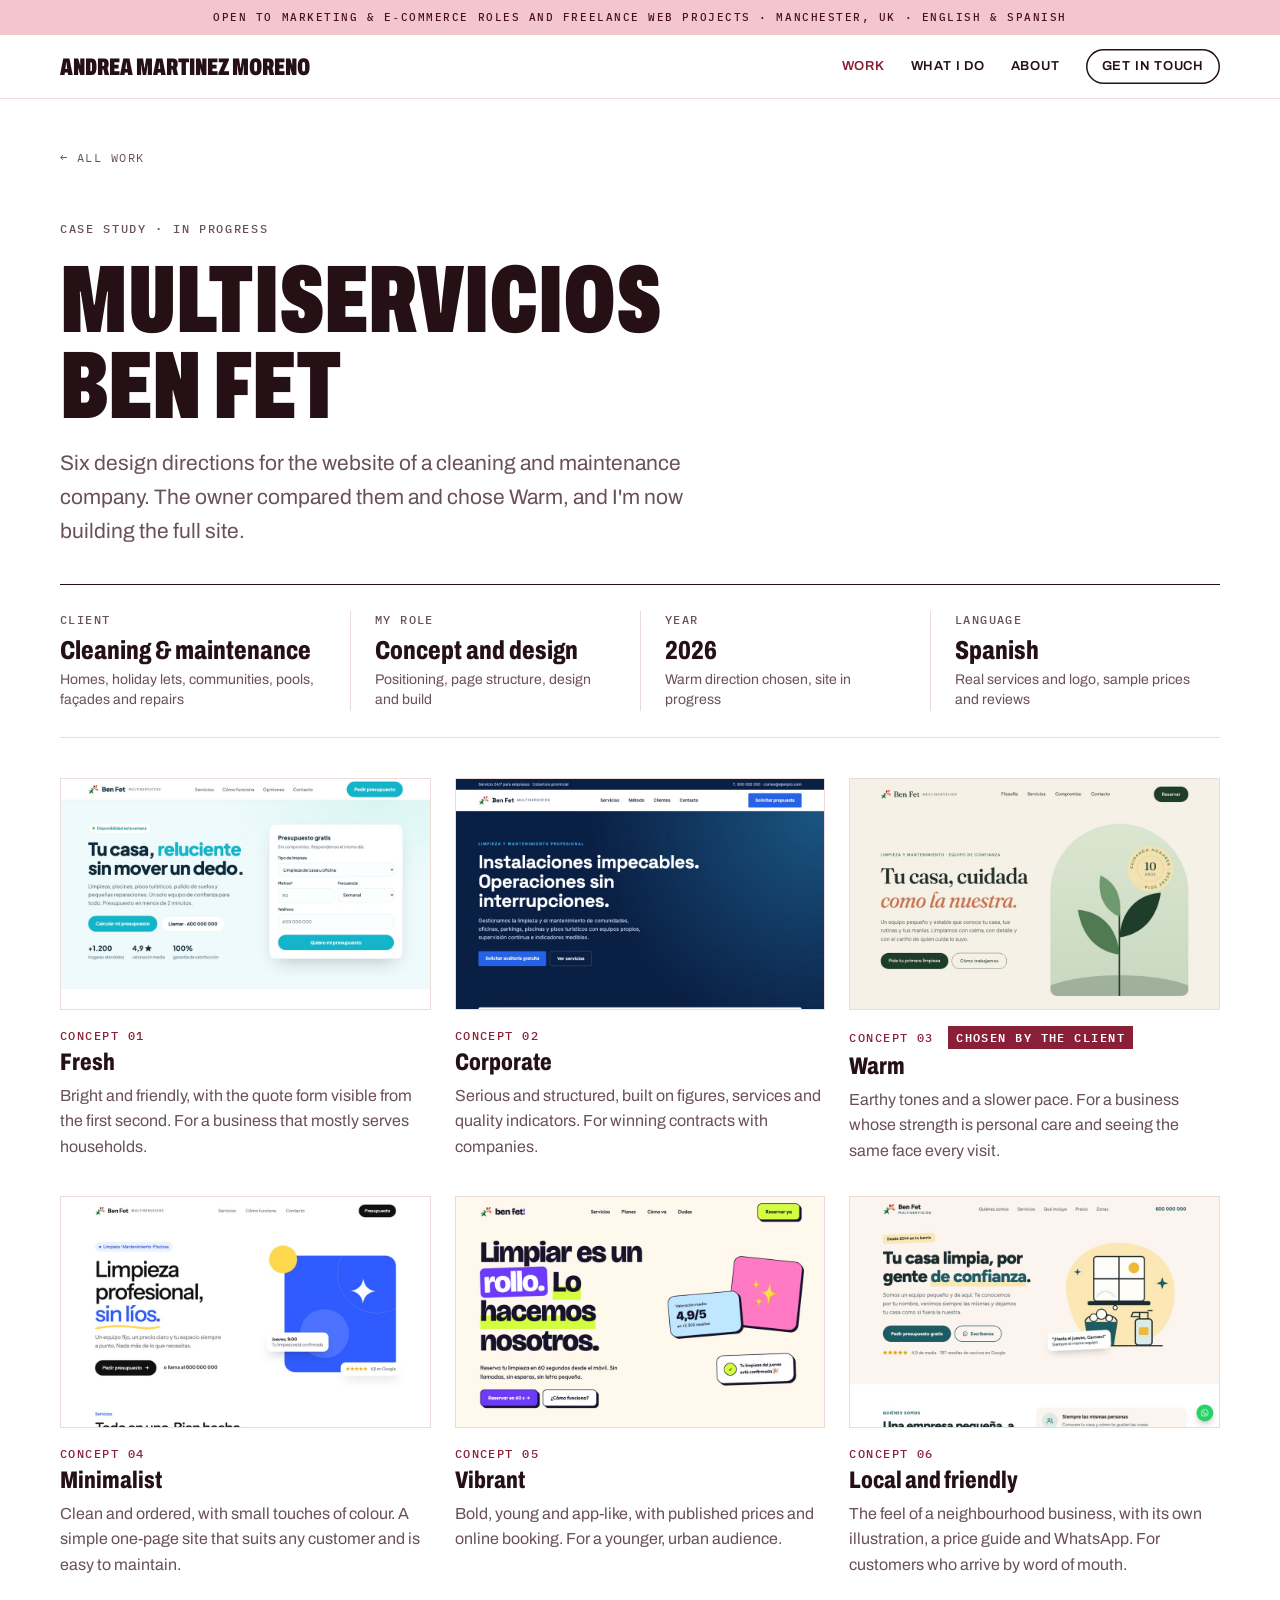
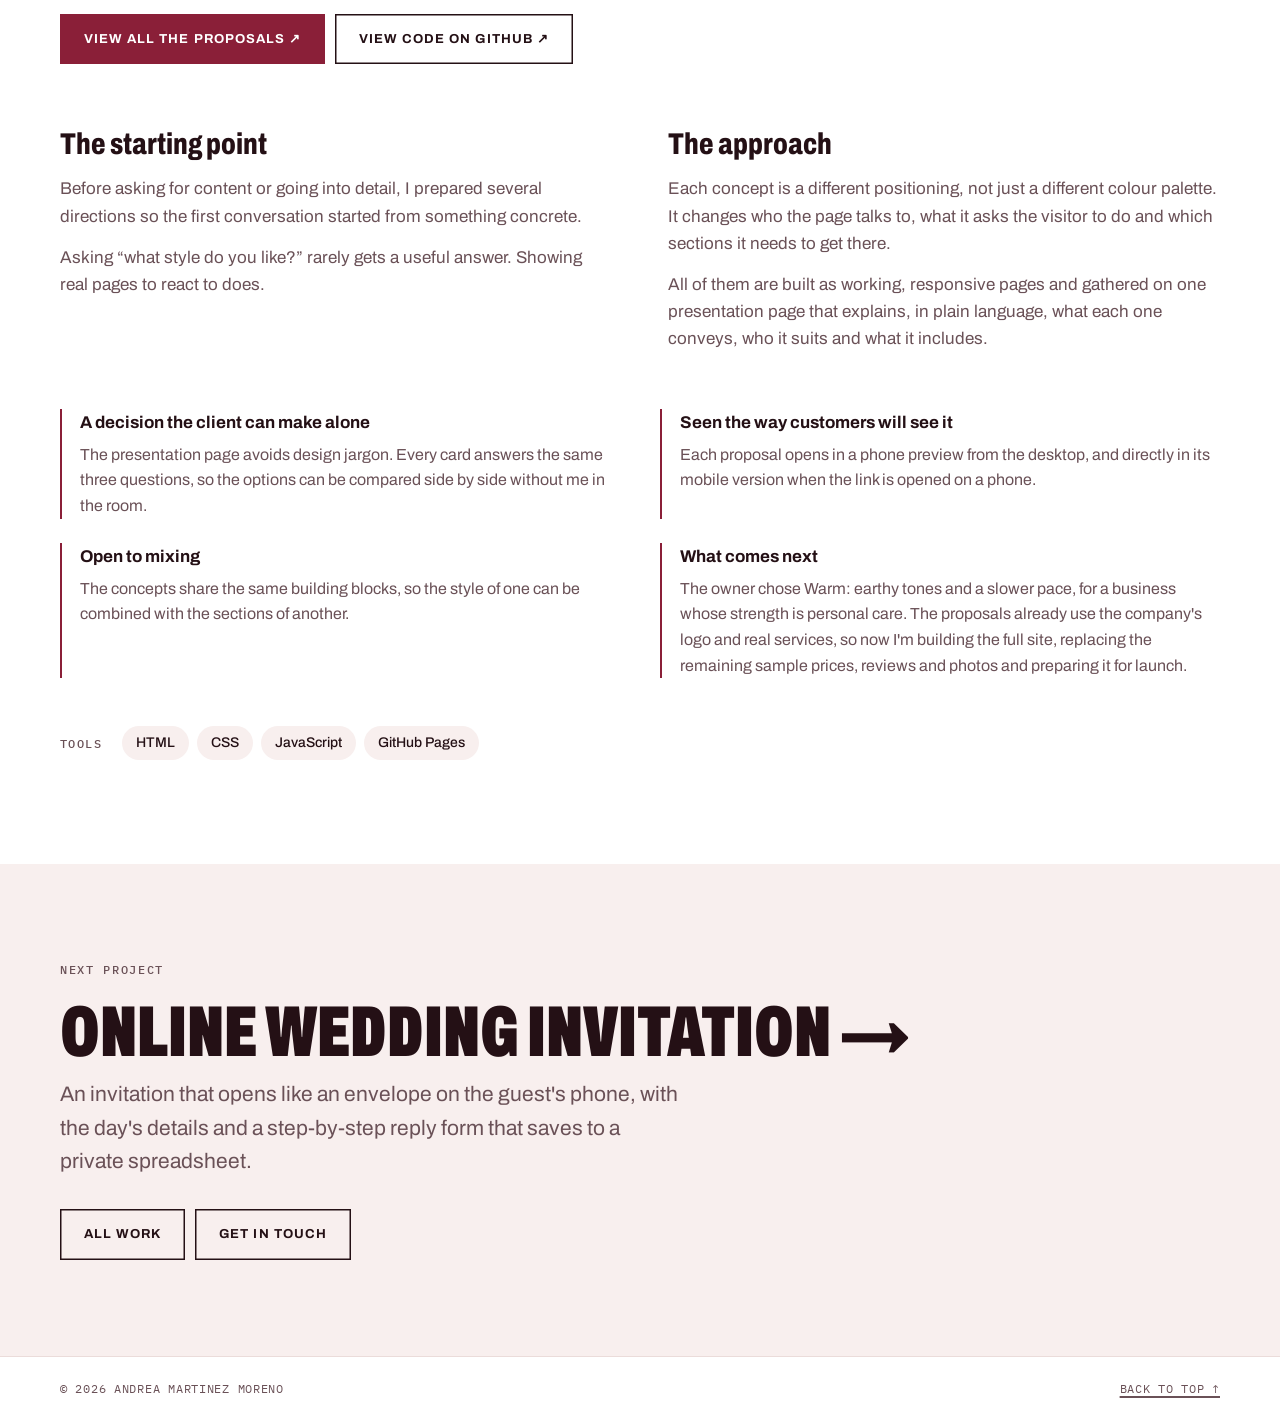
<file: work/ben-fet.html>
<!doctype html>
<html lang="en-GB">
<head>
<meta charset="utf-8">
<meta name="viewport" content="width=device-width, initial-scale=1">
<title>Multiservicios Ben Fet | Andrea Martinez Moreno</title>
<meta name="description" content="Case study: six design directions for the website of a cleaning and maintenance company. The owner compared them and chose Warm, and I am now building the full site.">
<meta property="og:title" content="Multiservicios Ben Fet | Andrea Martinez Moreno">
<meta property="og:description" content="Case study: six design directions for the website of a cleaning and maintenance company. The owner compared them and chose Warm, and I am now building the full site.">
<meta property="og:type" content="article">
<meta property="og:url" content="https://andrea-mmo.github.io/portfolio/work/ben-fet.html">
<meta property="og:image" content="https://andrea-mmo.github.io/portfolio/images/share-card.jpg">
<meta property="og:image:width" content="1200">
<meta property="og:image:height" content="630">
<meta name="twitter:card" content="summary_large_image">
<link rel="canonical" href="https://andrea-mmo.github.io/portfolio/work/ben-fet.html">
<link rel="icon" href="data:image/svg+xml,%3Csvg xmlns='http://www.w3.org/2000/svg' viewBox='0 0 64 64'%3E%3Crect width='64' height='64' rx='14' fill='%238A1F38'/%3E%3Ctext x='32' y='45' font-family='Arial,sans-serif' font-weight='700' font-size='36' fill='%23FFFFFF' text-anchor='middle'%3EA%3C/text%3E%3C/svg%3E">
<link rel="preconnect" href="https://fonts.googleapis.com">
<link rel="preconnect" href="https://fonts.gstatic.com" crossorigin>
<link href="https://fonts.googleapis.com/css2?family=Archivo:wdth,wght@62..125,400..900&family=IBM+Plex+Mono:wght@400;500;600&display=swap" rel="stylesheet">
<link rel="stylesheet" href="../styles.css">
</head>
<body>

<p class="promo-bar"><span class="promo-long">Open to marketing &amp; e&#8209;commerce roles and freelance web projects · Manchester, UK · English &amp; Spanish</span><span class="promo-short">Marketing &amp; e&#8209;commerce · EN / ES</span></p>

<header class="site-header">
  <div class="container topbar">
    <a class="logo" href="../index.html">Andrea Martinez Moreno</a>
    <nav class="nav" aria-label="Main">
      <a href="../index.html#work" aria-current="true">Work</a>
      <a href="../index.html#services">What I do</a>
      <a href="../index.html#about">About</a>
      <a class="nav-cta" href="../index.html#contact">Get in touch</a>
    </nav>
  </div>
</header>

<main id="top">

  <section class="container case-page">
    <a class="back-link" href="../index.html#work">← All work</a>
    <p class="eyebrow">Case study · In progress</p>
    <div class="case-head">
      <h1>Multiservicios Ben Fet</h1>
      <p class="case-sub">Six design directions for the website of a cleaning and maintenance company. The owner compared them and chose Warm, and I'm now building the full site.</p>
    </div>

    <dl class="meta">
      <div><dt>Client</dt><dd>Cleaning &amp; maintenance <span>Homes, holiday lets, communities, pools, façades and repairs</span></dd></div>
      <div><dt>My role</dt><dd>Concept and design <span>Positioning, page structure, design and build</span></dd></div>
      <div><dt>Year</dt><dd>2026 <span>Warm direction chosen, site in progress</span></dd></div>
      <div><dt>Language</dt><dd>Spanish <span>Real services and logo, sample prices and reviews</span></dd></div>
    </dl>

    <ul class="concepts">
      <li>
        <a href="https://andrea-mmo.github.io/ben-fet/01-fresco.html" target="_blank" rel="noopener">
          <img src="../images/benfet-01-fresco.jpg" alt="Concept 01, Fresh: light turquoise page with a quote form beside the headline" width="960" height="600" loading="lazy">
          <span class="concept-n">Concept 01</span>
          <h4>Fresh</h4>
          <p>Bright and friendly, with the quote form visible from the first second. For a business that mostly serves households.</p>
        </a>
      </li>
      <li>
        <a href="https://andrea-mmo.github.io/ben-fet/02-corporativo.html" target="_blank" rel="noopener">
          <img src="../images/benfet-02-corporativo.jpg" alt="Concept 02, Corporate: navy and blue page with key figures and services" width="960" height="600" loading="lazy">
          <span class="concept-n">Concept 02</span>
          <h4>Corporate</h4>
          <p>Serious and structured, built on figures, services and quality indicators. For winning contracts with companies.</p>
        </a>
      </li>
      <li>
        <a href="https://andrea-mmo.github.io/ben-fet/03-calido.html" target="_blank" rel="noopener">
          <img src="../images/benfet-03-calido.jpg" alt="Concept 03, Warm: earthy tones and a serif headline" width="960" height="600" loading="lazy">
          <span class="concept-n">Concept 03 <b class="concept-chosen">Chosen by the client</b></span>
          <h4>Warm</h4>
          <p>Earthy tones and a slower pace. For a business whose strength is personal care and seeing the same face every visit.</p>
        </a>
      </li>
      <li>
        <a href="https://andrea-mmo.github.io/ben-fet/04-minimal.html" target="_blank" rel="noopener">
          <img src="../images/benfet-04-minimal.jpg" alt="Concept 04, Minimalist: white page with black type and small touches of blue and yellow" width="960" height="600" loading="lazy">
          <span class="concept-n">Concept 04</span>
          <h4>Minimalist</h4>
          <p>Clean and ordered, with small touches of colour. A simple one-page site that suits any customer and is easy to maintain.</p>
        </a>
      </li>
      <li>
        <a href="https://andrea-mmo.github.io/ben-fet/05-vibrante.html" target="_blank" rel="noopener">
          <img src="../images/benfet-05-vibrante.jpg" alt="Concept 05, Vibrant: bold purple and lime page in the style of an app" width="960" height="600" loading="lazy">
          <span class="concept-n">Concept 05</span>
          <h4>Vibrant</h4>
          <p>Bold, young and app-like, with published prices and online booking. For a younger, urban audience.</p>
        </a>
      </li>
      <li>
        <a href="https://andrea-mmo.github.io/ben-fet/06-local.html" target="_blank" rel="noopener">
          <img src="../images/benfet-06-local.jpg" alt="Concept 06, Local and friendly: warm page with a custom illustration and a WhatsApp button" width="960" height="600" loading="lazy">
          <span class="concept-n">Concept 06</span>
          <h4>Local and friendly</h4>
          <p>The feel of a neighbourhood business, with its own illustration, a price guide and WhatsApp. For customers who arrive by word of mouth.</p>
        </a>
      </li>
    </ul>

    <div class="case-links">
      <a class="btn btn-primary" href="https://andrea-mmo.github.io/ben-fet/" target="_blank" rel="noopener">View all the proposals ↗</a>
      <a class="btn btn-ghost" href="https://github.com/andrea-mmo/ben-fet" target="_blank" rel="noopener">View code on GitHub ↗</a>
    </div>

    <div class="story">
      <article>
        <h3>The starting point</h3>
        <p>Before asking for content or going into detail, I prepared several directions so the first conversation started from something concrete.</p>
        <p>Asking “what style do you like?” rarely gets a useful answer. Showing real pages to react to does.</p>
      </article>
      <article>
        <h3>The approach</h3>
        <p>Each concept is a different positioning, not just a different colour palette. It changes who the page talks to, what it asks the visitor to do and which sections it needs to get there.</p>
        <p>All of them are built as working, responsive pages and gathered on one presentation page that explains, in plain language, what each one conveys, who it suits and what it includes.</p>
      </article>
    </div>

    <div class="beyond beyond-plain">
      <ul class="quiz-points">
        <li>
          <h4>A decision the client can make alone</h4>
          <p>The presentation page avoids design jargon. Every card answers the same three questions, so the options can be compared side by side without me in the room.</p>
        </li>
        <li>
          <h4>Seen the way customers will see it</h4>
          <p>Each proposal opens in a phone preview from the desktop, and directly in its mobile version when the link is opened on a phone.</p>
        </li>
        <li>
          <h4>Open to mixing</h4>
          <p>The concepts share the same building blocks, so the style of one can be combined with the sections of another.</p>
        </li>
        <li>
          <h4>What comes next</h4>
          <p>The owner chose Warm: earthy tones and a slower pace, for a business whose strength is personal care. The proposals already use the company's logo and real services, so now I'm building the full site, replacing the remaining sample prices, reviews and photos and preparing it for launch.</p>
        </li>
      </ul>
    </div>

    <div class="tools">
      <span class="tools-label">Tools</span>
      <ul>
        <li>HTML</li>
        <li>CSS</li>
        <li>JavaScript</li>
        <li>GitHub Pages</li>
      </ul>
    </div>
  </section>

  <section class="band case-nav">
    <div class="container">
      <p class="eyebrow">Next project</p>
      <a class="next-project" href="wedding-invitation.html">
        <span class="next-name">Online wedding invitation →</span>
        <span class="next-sub">An invitation that opens like an envelope on the guest's phone, with the day's details and a step-by-step reply form that saves to a private spreadsheet.</span>
      </a>
      <div class="actions">
        <a class="btn btn-ghost" href="../index.html#work">All work</a>
        <a class="btn btn-ghost" href="../index.html#contact">Get in touch</a>
      </div>
    </div>
  </section>

</main>

<footer class="site-footer">
  <div class="container footer-inner">
    <span>© 2026 Andrea Martinez Moreno</span>
    <a href="#top">Back to top ↑</a>
  </div>
</footer>

</body>
</html>
</file>
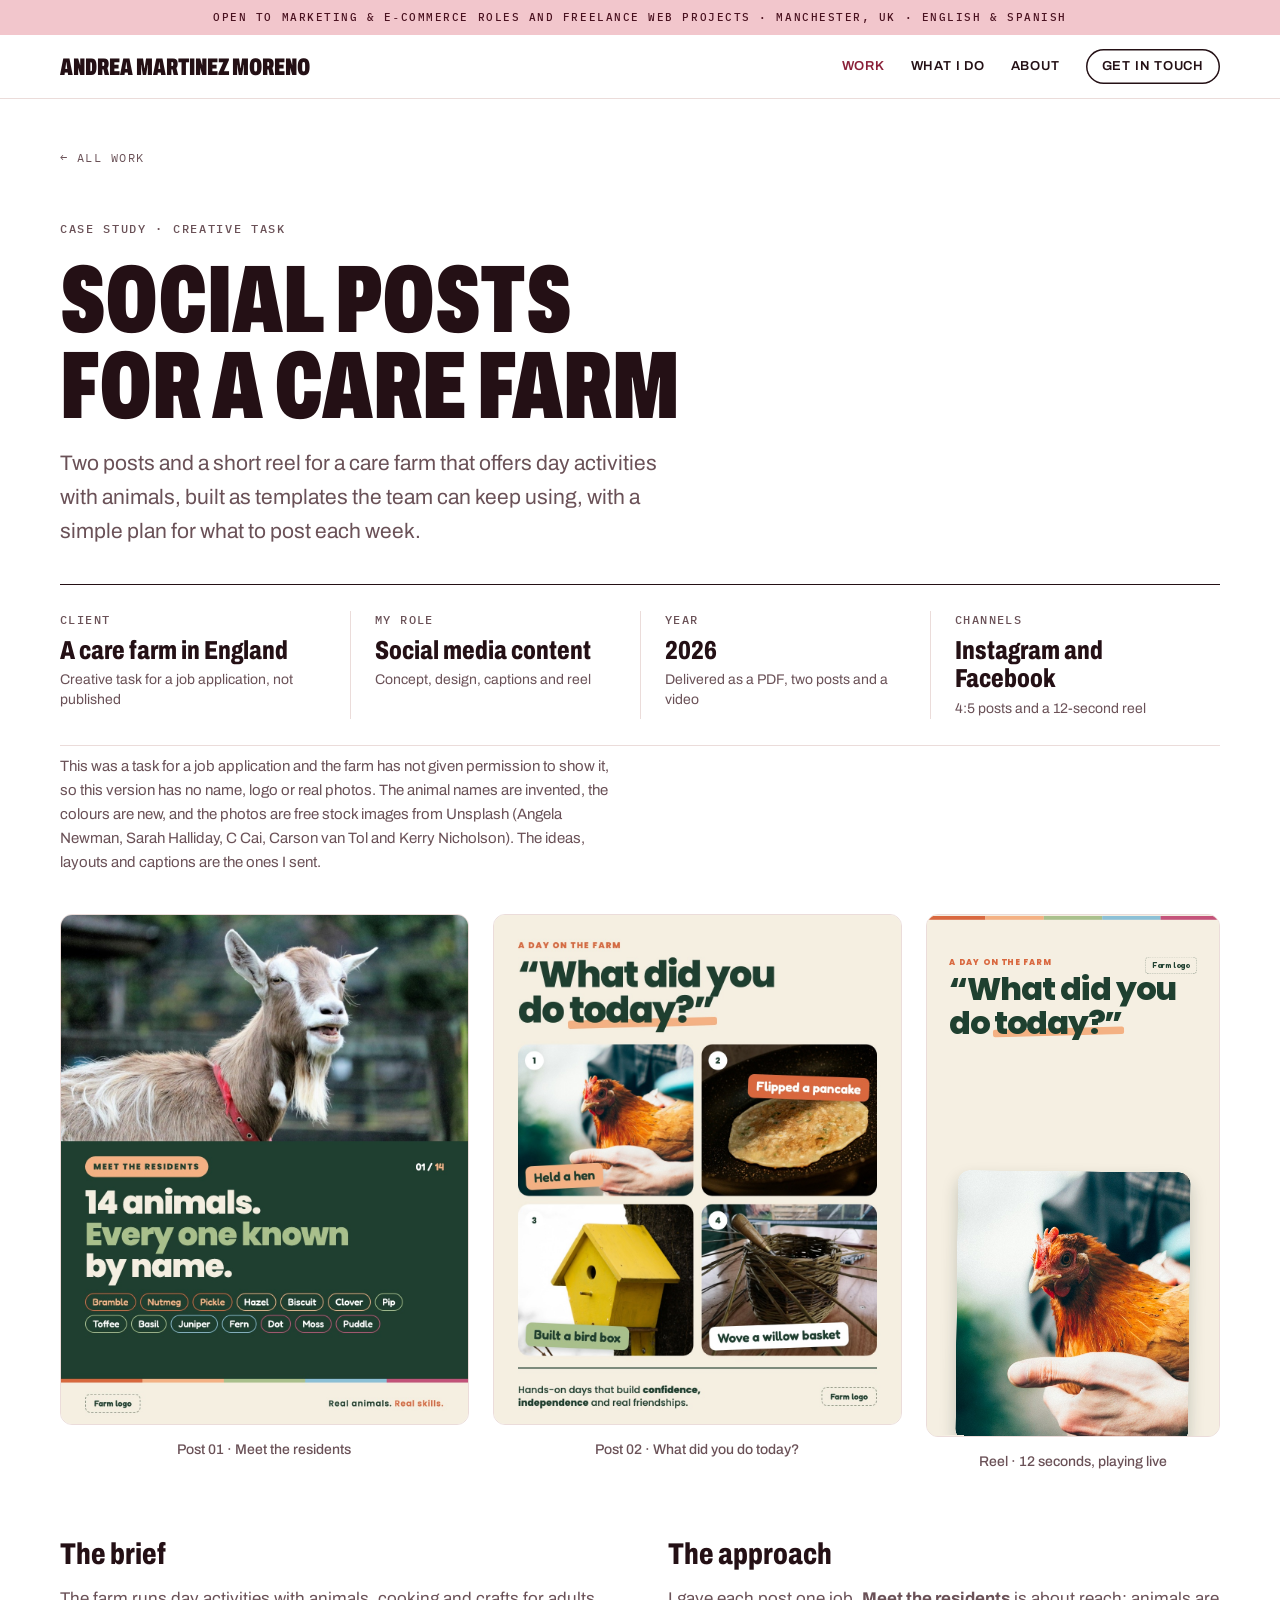
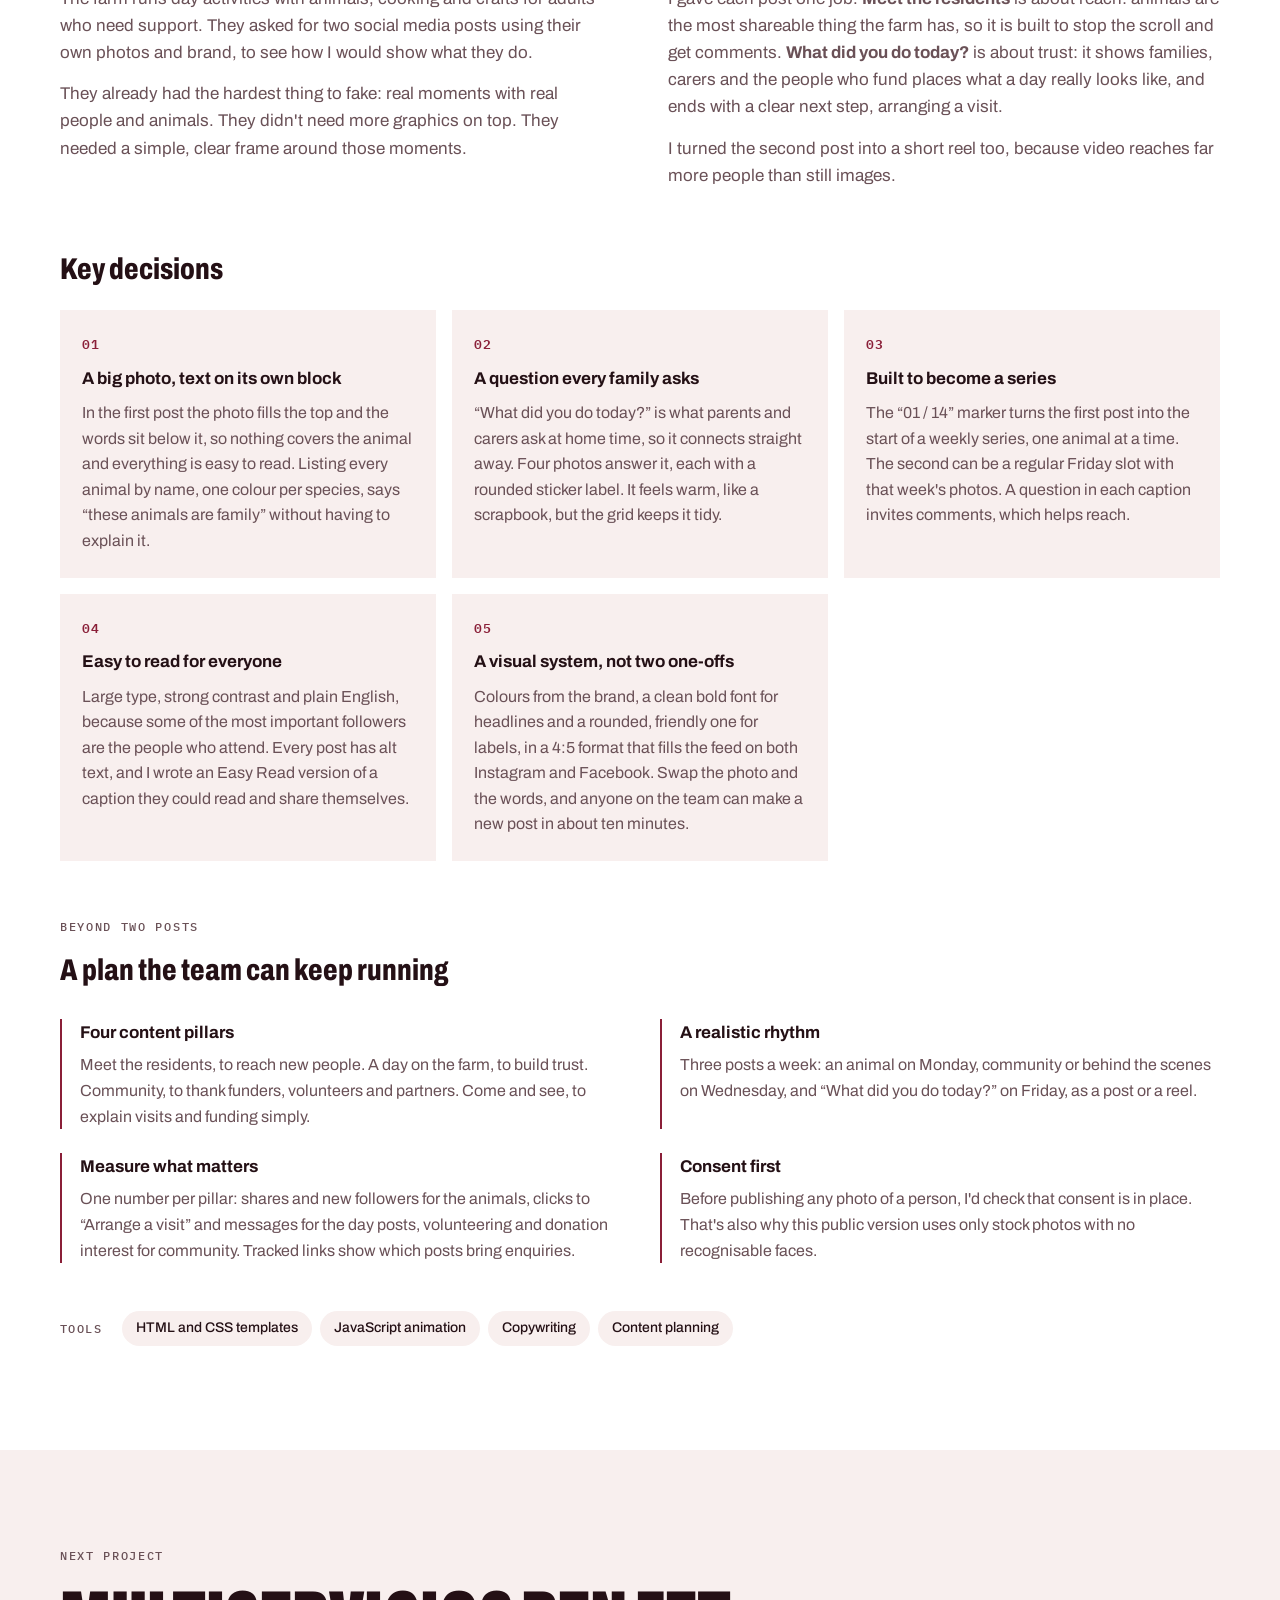
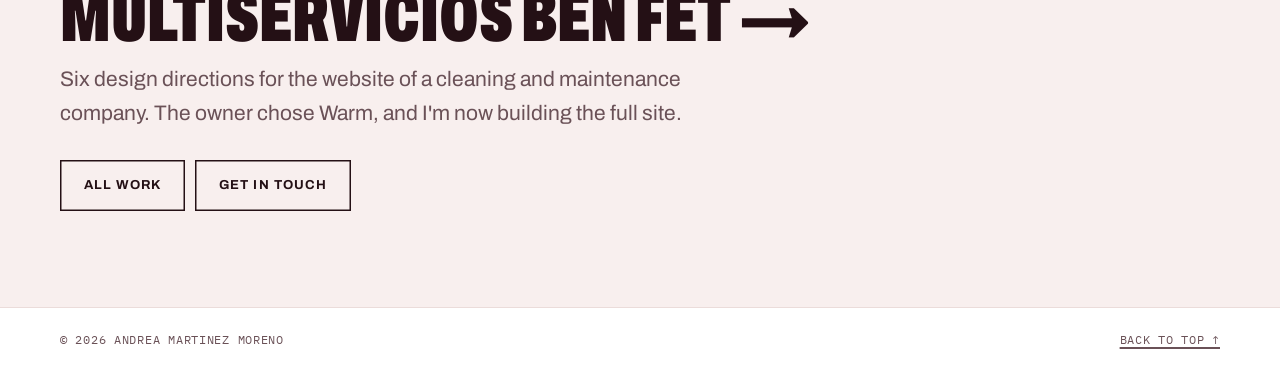
<file: work/care-farm-social.html>
<!doctype html>
<html lang="en-GB">
<head>
<meta charset="utf-8">
<meta name="viewport" content="width=device-width, initial-scale=1">
<title>Social posts for a care farm | Andrea Martinez Moreno</title>
<meta name="description" content="Case study: two social media posts and a short reel for a care farm, built as templates the team can reuse, with a simple content plan.">
<meta property="og:title" content="Social posts for a care farm | Andrea Martinez Moreno">
<meta property="og:description" content="Case study: two social media posts and a short reel for a care farm, built as templates the team can reuse, with a simple content plan.">
<meta property="og:type" content="article">
<meta property="og:url" content="https://andrea-mmo.github.io/portfolio/work/care-farm-social.html">
<meta property="og:image" content="https://andrea-mmo.github.io/portfolio/images/share-card.jpg">
<meta property="og:image:width" content="1200">
<meta property="og:image:height" content="630">
<meta name="twitter:card" content="summary_large_image">
<link rel="canonical" href="https://andrea-mmo.github.io/portfolio/work/care-farm-social.html">
<link rel="icon" href="data:image/svg+xml,%3Csvg xmlns='http://www.w3.org/2000/svg' viewBox='0 0 64 64'%3E%3Crect width='64' height='64' rx='14' fill='%238A1F38'/%3E%3Ctext x='32' y='45' font-family='Arial,sans-serif' font-weight='700' font-size='36' fill='%23FFFFFF' text-anchor='middle'%3EA%3C/text%3E%3C/svg%3E">
<link rel="preconnect" href="https://fonts.googleapis.com">
<link rel="preconnect" href="https://fonts.gstatic.com" crossorigin>
<link href="https://fonts.googleapis.com/css2?family=Archivo:wdth,wght@62..125,400..900&family=IBM+Plex+Mono:wght@400;500;600&display=swap" rel="stylesheet">
<link rel="stylesheet" href="../styles.css">
</head>
<body>

<p class="promo-bar"><span class="promo-long">Open to marketing &amp; e&#8209;commerce roles and freelance web projects · Manchester, UK · English &amp; Spanish</span><span class="promo-short">Marketing &amp; e&#8209;commerce · EN / ES</span></p>

<header class="site-header">
  <div class="container topbar">
    <a class="logo" href="../index.html">Andrea Martinez Moreno</a>
    <nav class="nav" aria-label="Main">
      <a href="../index.html#work" aria-current="true">Work</a>
      <a href="../index.html#services">What I do</a>
      <a href="../index.html#about">About</a>
      <a class="nav-cta" href="../index.html#contact">Get in touch</a>
    </nav>
  </div>
</header>

<main id="top">

  <section class="container case-page">
    <a class="back-link" href="../index.html#work">← All work</a>
    <p class="eyebrow">Case study · Creative task</p>
    <div class="case-head">
      <h1>Social posts for a care farm</h1>
      <p class="case-sub">Two posts and a short reel for a care farm that offers day activities with animals, built as templates the team can keep using, with a simple plan for what to post each week.</p>
    </div>

    <dl class="meta">
      <div><dt>Client</dt><dd>A care farm in England <span>Creative task for a job application, not published</span></dd></div>
      <div><dt>My role</dt><dd>Social media content <span>Concept, design, captions and reel</span></dd></div>
      <div><dt>Year</dt><dd>2026 <span>Delivered as a PDF, two posts and a video</span></dd></div>
      <div><dt>Channels</dt><dd>Instagram and Facebook <span>4:5 posts and a 12-second reel</span></dd></div>
    </dl>

    <p class="case-note">This was a task for a job application and the farm has not given permission to show it, so this version has no name, logo or real photos. The animal names are invented, the colours are new, and the photos are free stock images from Unsplash (Angela Newman, Sarah Halliday, C Cai, Carson van Tol and Kerry Nicholson). The ideas, layouts and captions are the ones I sent.</p>

    <ul class="social-posts" aria-label="The two posts and the reel">
      <li>
        <img src="../images/carefarm-post1.jpg" alt="Post 01: a goat photo on top, then the headline 14 animals. Every one known by name, followed by the names of all 14 animals as coloured tags" width="1080" height="1350" loading="lazy">
        <span>Post 01 · Meet the residents</span>
      </li>
      <li>
        <img src="../images/carefarm-post2.jpg" alt="Post 02: the headline What did you do today? above four photos with sticker labels: held a hen, flipped a pancake, built a bird box, wove a willow basket" width="1080" height="1350" loading="lazy">
        <span>Post 02 · What did you do today?</span>
      </li>
      <li>
        <div class="reel-frame">
          <iframe src="../demos/care-farm/reel-what-did-you-do-today.html?fit" title="Reel: the four photos pop in one by one, then the grid ends on Come and see for yourself, Arrange a visit" loading="lazy"></iframe>
        </div>
        <span>Reel · 12 seconds, playing live</span>
      </li>
    </ul>

    <div class="story">
      <article>
        <h3>The brief</h3>
        <p>The farm runs day activities with animals, cooking and crafts for adults who need support. They asked for two social media posts using their own photos and brand, to see how I would show what they do.</p>
        <p>They already had the hardest thing to fake: real moments with real people and animals. They didn't need more graphics on top. They needed a simple, clear frame around those moments.</p>
      </article>
      <article>
        <h3>The approach</h3>
        <p>I gave each post one job. <strong>Meet the residents</strong> is about reach: animals are the most shareable thing the farm has, so it is built to stop the scroll and get comments. <strong>What did you do today?</strong> is about trust: it shows families, carers and the people who fund places what a day really looks like, and ends with a clear next step, arranging a visit.</p>
        <p>I turned the second post into a short reel too, because video reaches far more people than still images.</p>
      </article>
    </div>

    <h3 class="decisions-title">Key decisions</h3>
    <ol class="decisions">
      <li>
        <h4>A big photo, text on its own block</h4>
        <p>In the first post the photo fills the top and the words sit below it, so nothing covers the animal and everything is easy to read. Listing every animal by name, one colour per species, says “these animals are family” without having to explain it.</p>
      </li>
      <li>
        <h4>A question every family asks</h4>
        <p>“What did you do today?” is what parents and carers ask at home time, so it connects straight away. Four photos answer it, each with a rounded sticker label. It feels warm, like a scrapbook, but the grid keeps it tidy.</p>
      </li>
      <li>
        <h4>Built to become a series</h4>
        <p>The “01 / 14” marker turns the first post into the start of a weekly series, one animal at a time. The second can be a regular Friday slot with that week's photos. A question in each caption invites comments, which helps reach.</p>
      </li>
      <li>
        <h4>Easy to read for everyone</h4>
        <p>Large type, strong contrast and plain English, because some of the most important followers are the people who attend. Every post has alt text, and I wrote an Easy Read version of a caption they could read and share themselves.</p>
      </li>
      <li>
        <h4>A visual system, not two one-offs</h4>
        <p>Colours from the brand, a clean bold font for headlines and a rounded, friendly one for labels, in a 4:5 format that fills the feed on both Instagram and Facebook. Swap the photo and the words, and anyone on the team can make a new post in about ten minutes.</p>
      </li>
    </ol>

    <div class="beyond beyond-plain">
      <div class="quiz-intro">
        <p class="eyebrow">Beyond two posts</p>
        <h3 class="decisions-title">A plan the team can keep running</h3>
      </div>
      <ul class="quiz-points">
        <li>
          <h4>Four content pillars</h4>
          <p>Meet the residents, to reach new people. A day on the farm, to build trust. Community, to thank funders, volunteers and partners. Come and see, to explain visits and funding simply.</p>
        </li>
        <li>
          <h4>A realistic rhythm</h4>
          <p>Three posts a week: an animal on Monday, community or behind the scenes on Wednesday, and “What did you do today?” on Friday, as a post or a reel.</p>
        </li>
        <li>
          <h4>Measure what matters</h4>
          <p>One number per pillar: shares and new followers for the animals, clicks to “Arrange a visit” and messages for the day posts, volunteering and donation interest for community. Tracked links show which posts bring enquiries.</p>
        </li>
        <li>
          <h4>Consent first</h4>
          <p>Before publishing any photo of a person, I'd check that consent is in place. That's also why this public version uses only stock photos with no recognisable faces.</p>
        </li>
      </ul>
    </div>

    <div class="tools">
      <span class="tools-label">Tools</span>
      <ul>
        <li>HTML and CSS templates</li>
        <li>JavaScript animation</li>
        <li>Copywriting</li>
        <li>Content planning</li>
      </ul>
    </div>
  </section>

  <section class="band case-nav">
    <div class="container">
      <p class="eyebrow">Next project</p>
      <a class="next-project" href="ben-fet.html">
        <span class="next-name">Multiservicios Ben Fet →</span>
        <span class="next-sub">Six design directions for the website of a cleaning and maintenance company. The owner chose Warm, and I&#39;m now building the full site.</span>
      </a>
      <div class="actions">
        <a class="btn btn-ghost" href="../index.html#work">All work</a>
        <a class="btn btn-ghost" href="../index.html#contact">Get in touch</a>
      </div>
    </div>
  </section>

</main>

<footer class="site-footer">
  <div class="container footer-inner">
    <span>© 2026 Andrea Martinez Moreno</span>
    <a href="#top">Back to top ↑</a>
  </div>
</footer>

</body>
</html>
</file>
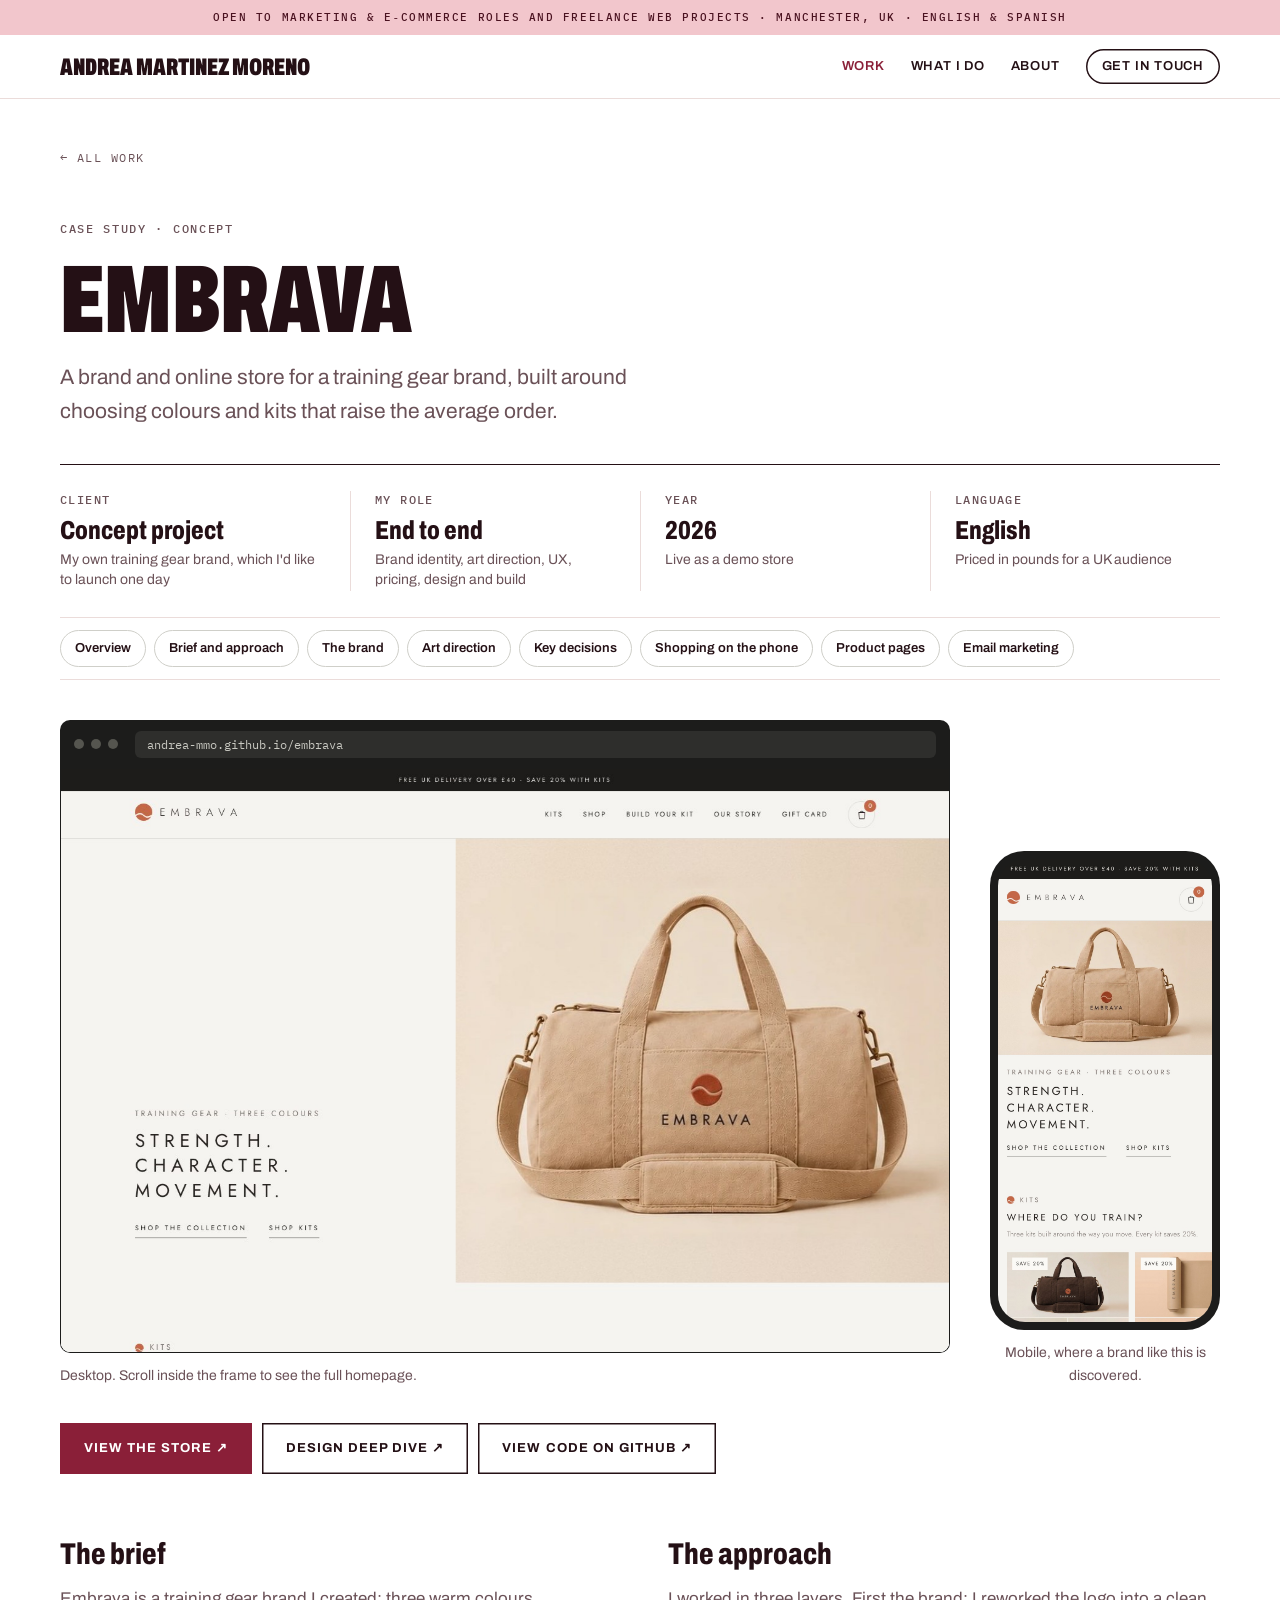
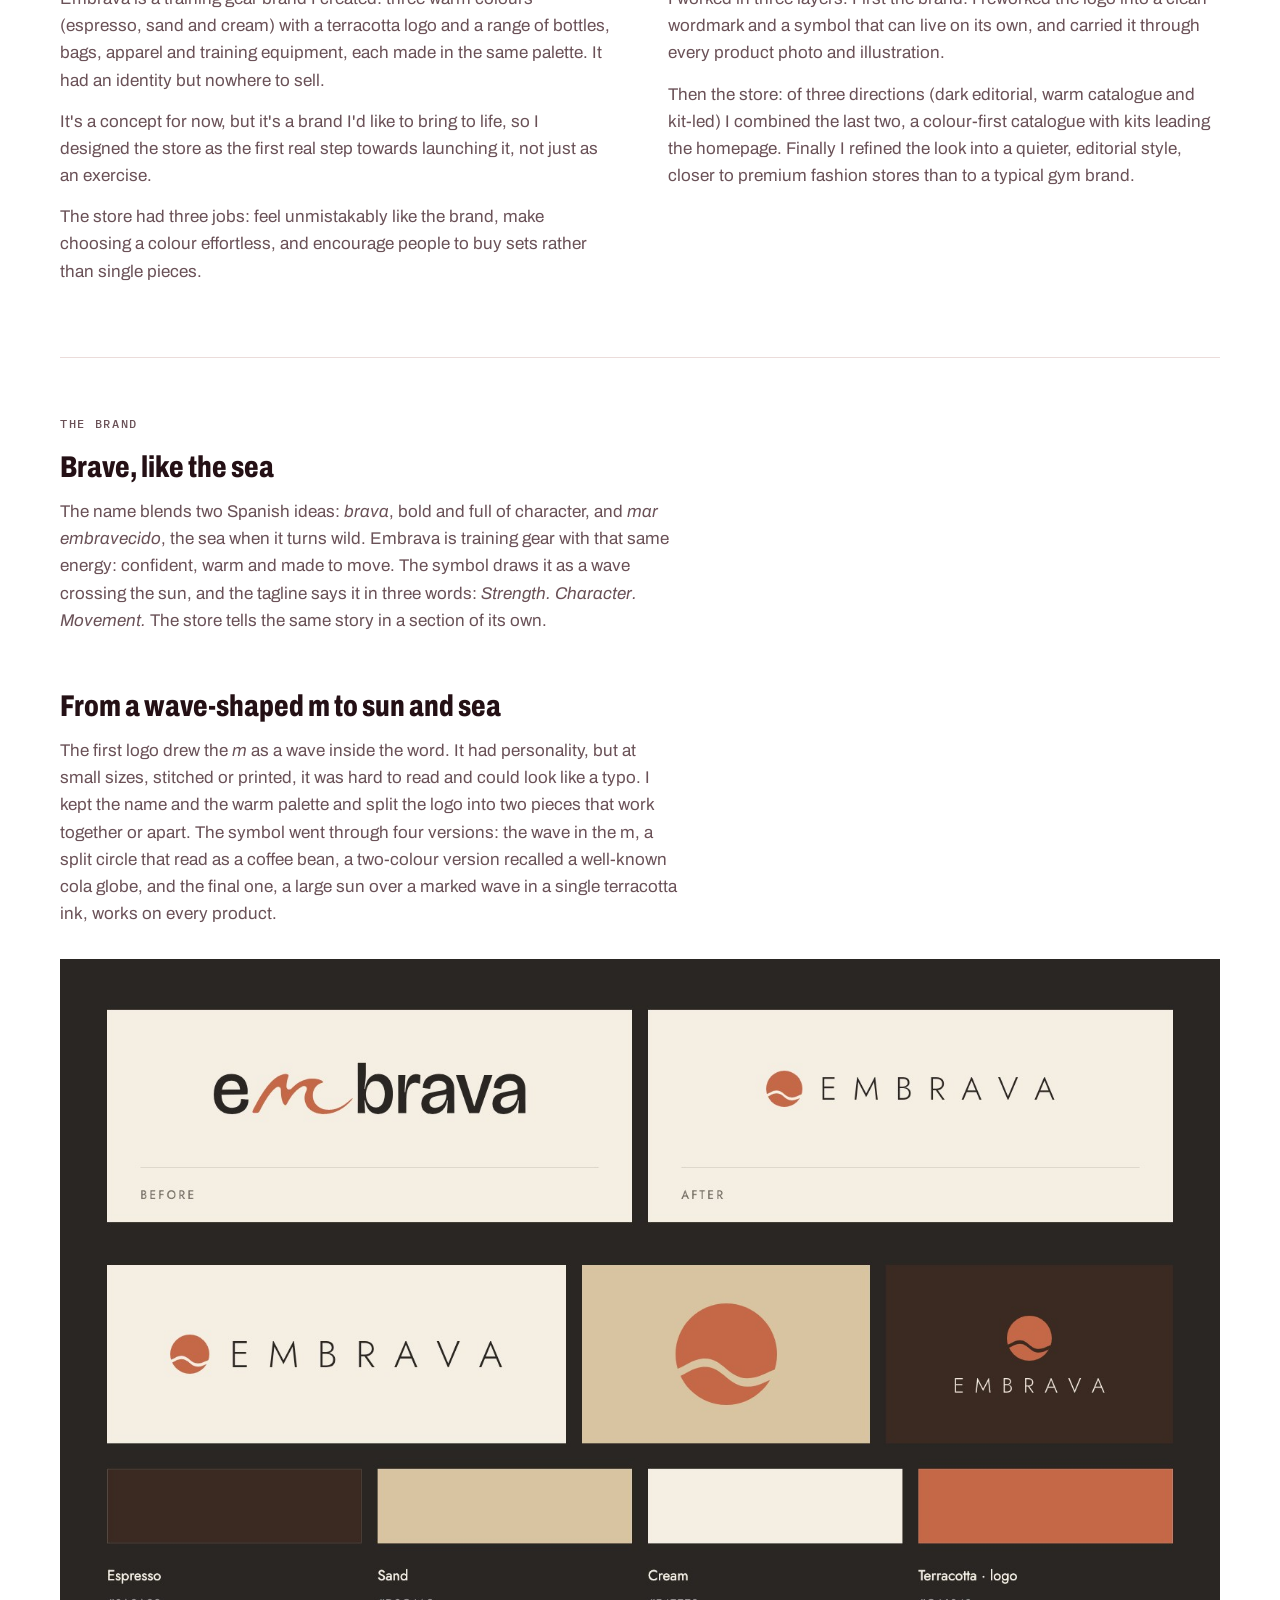
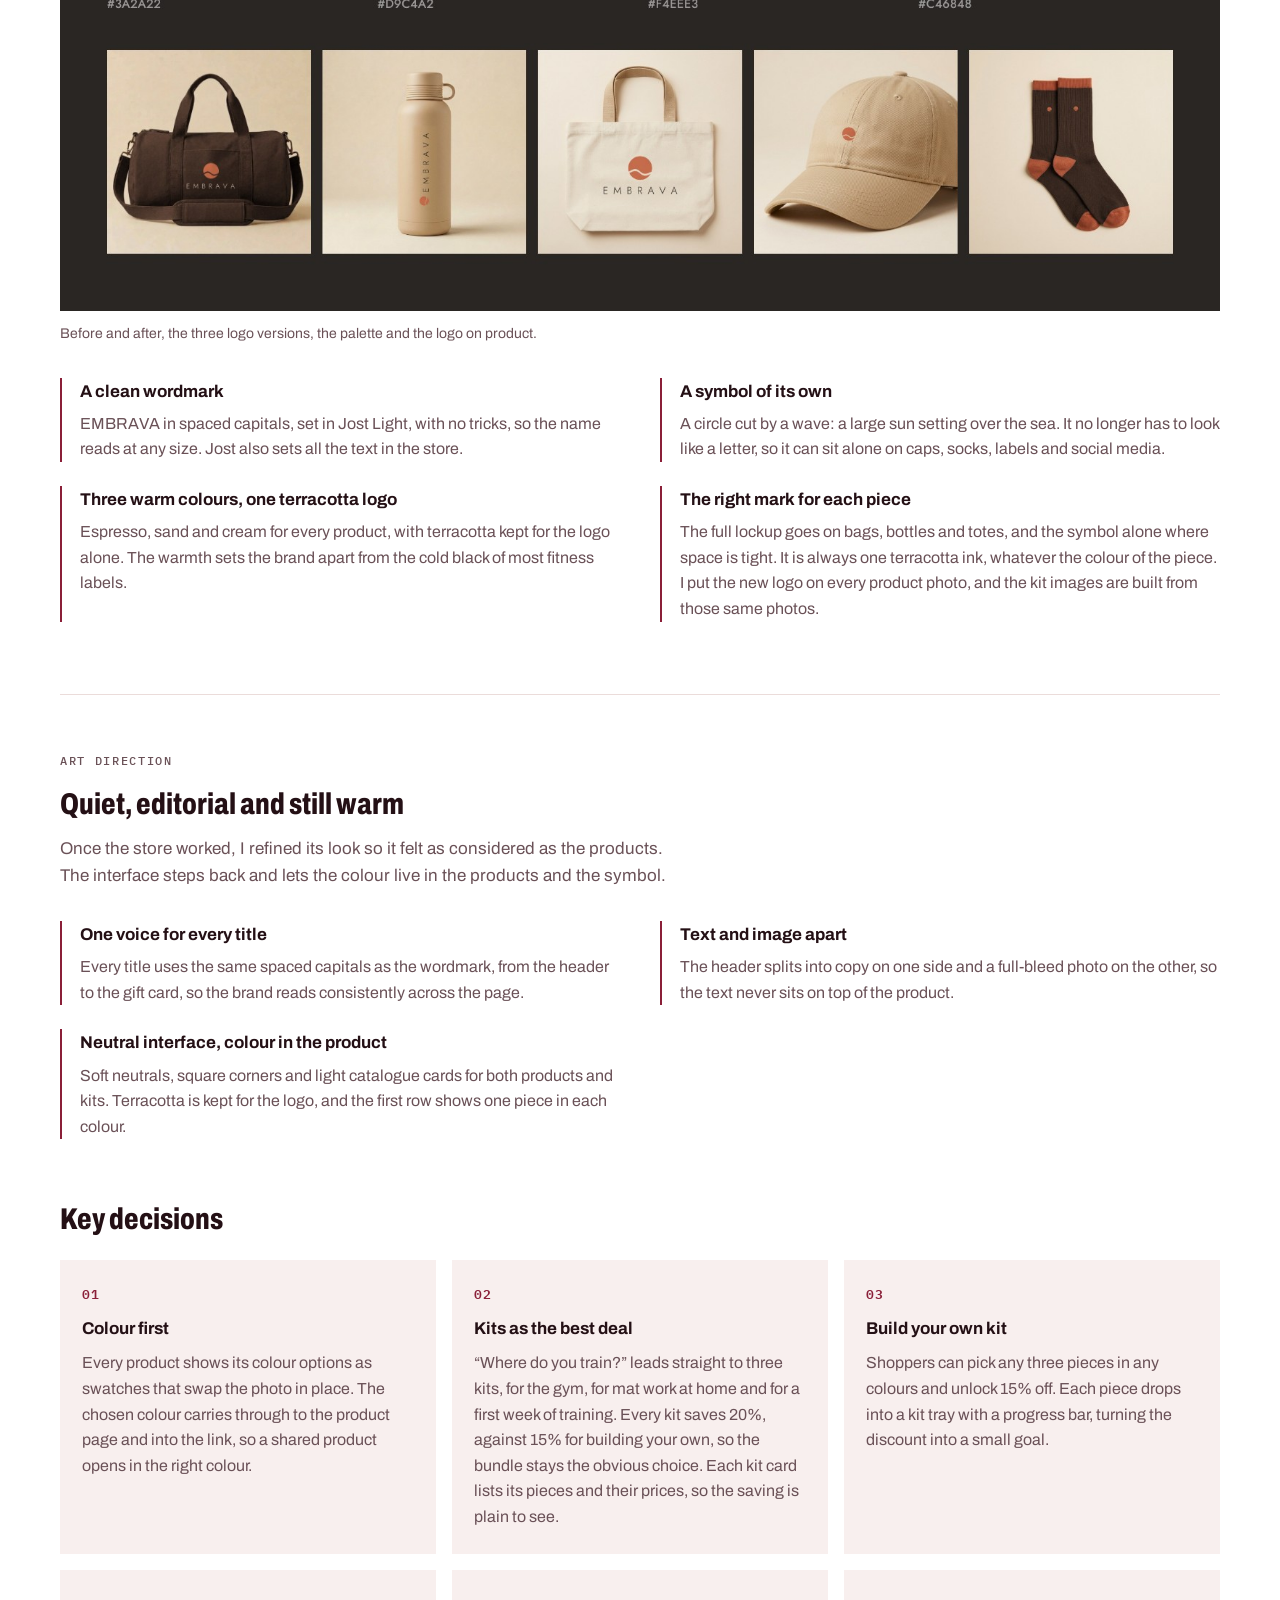
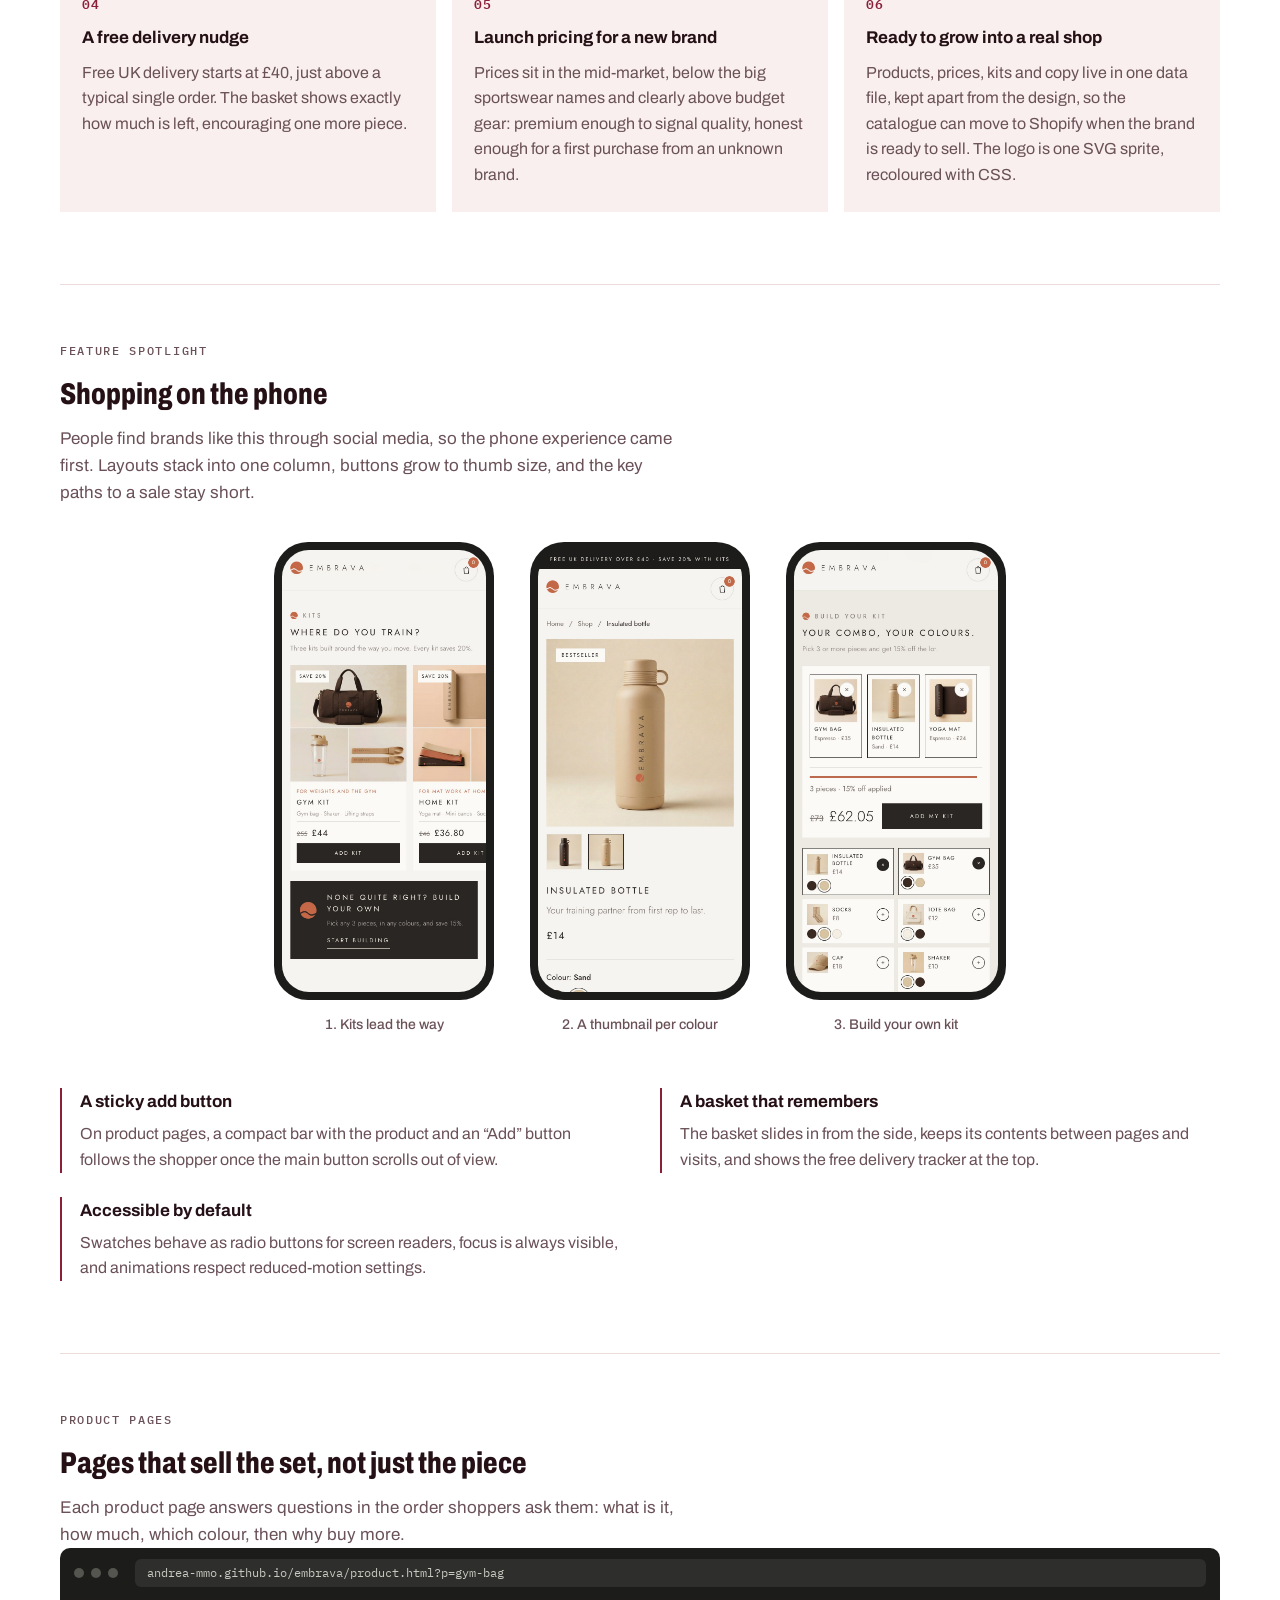
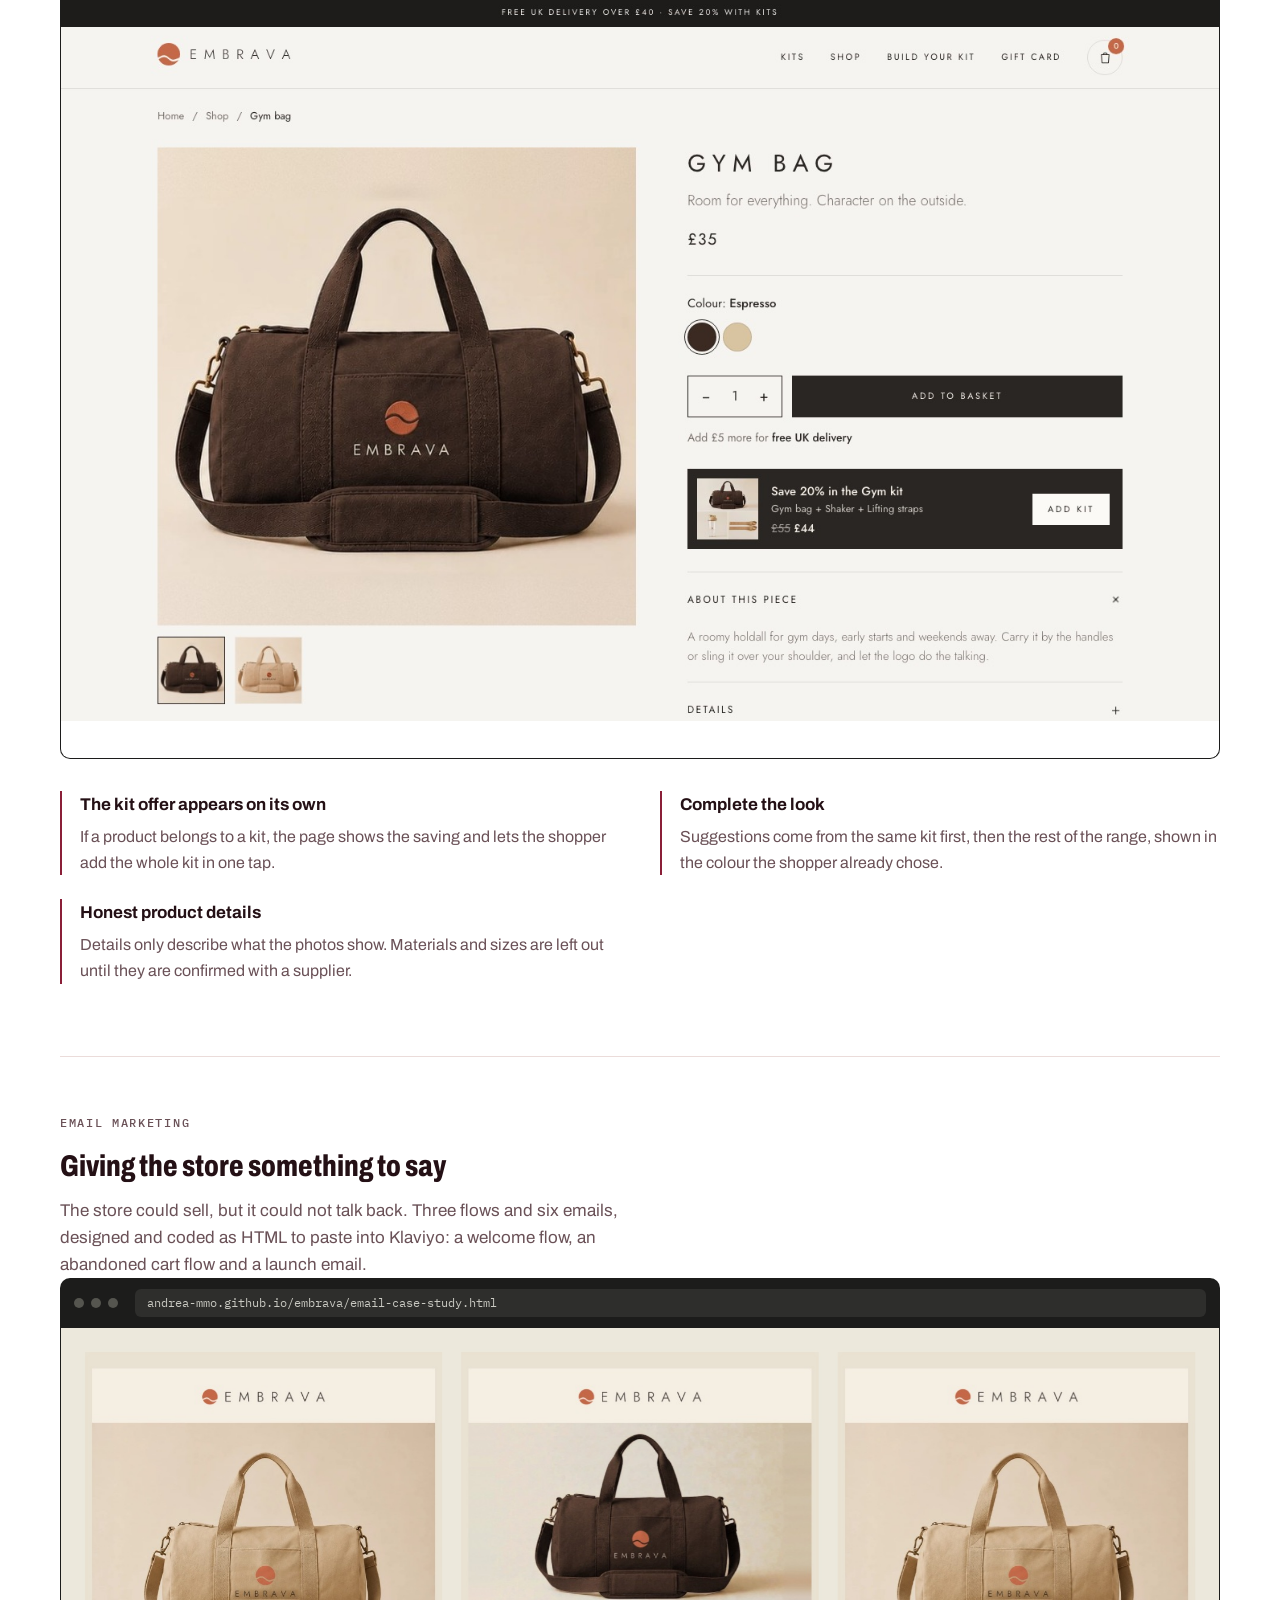
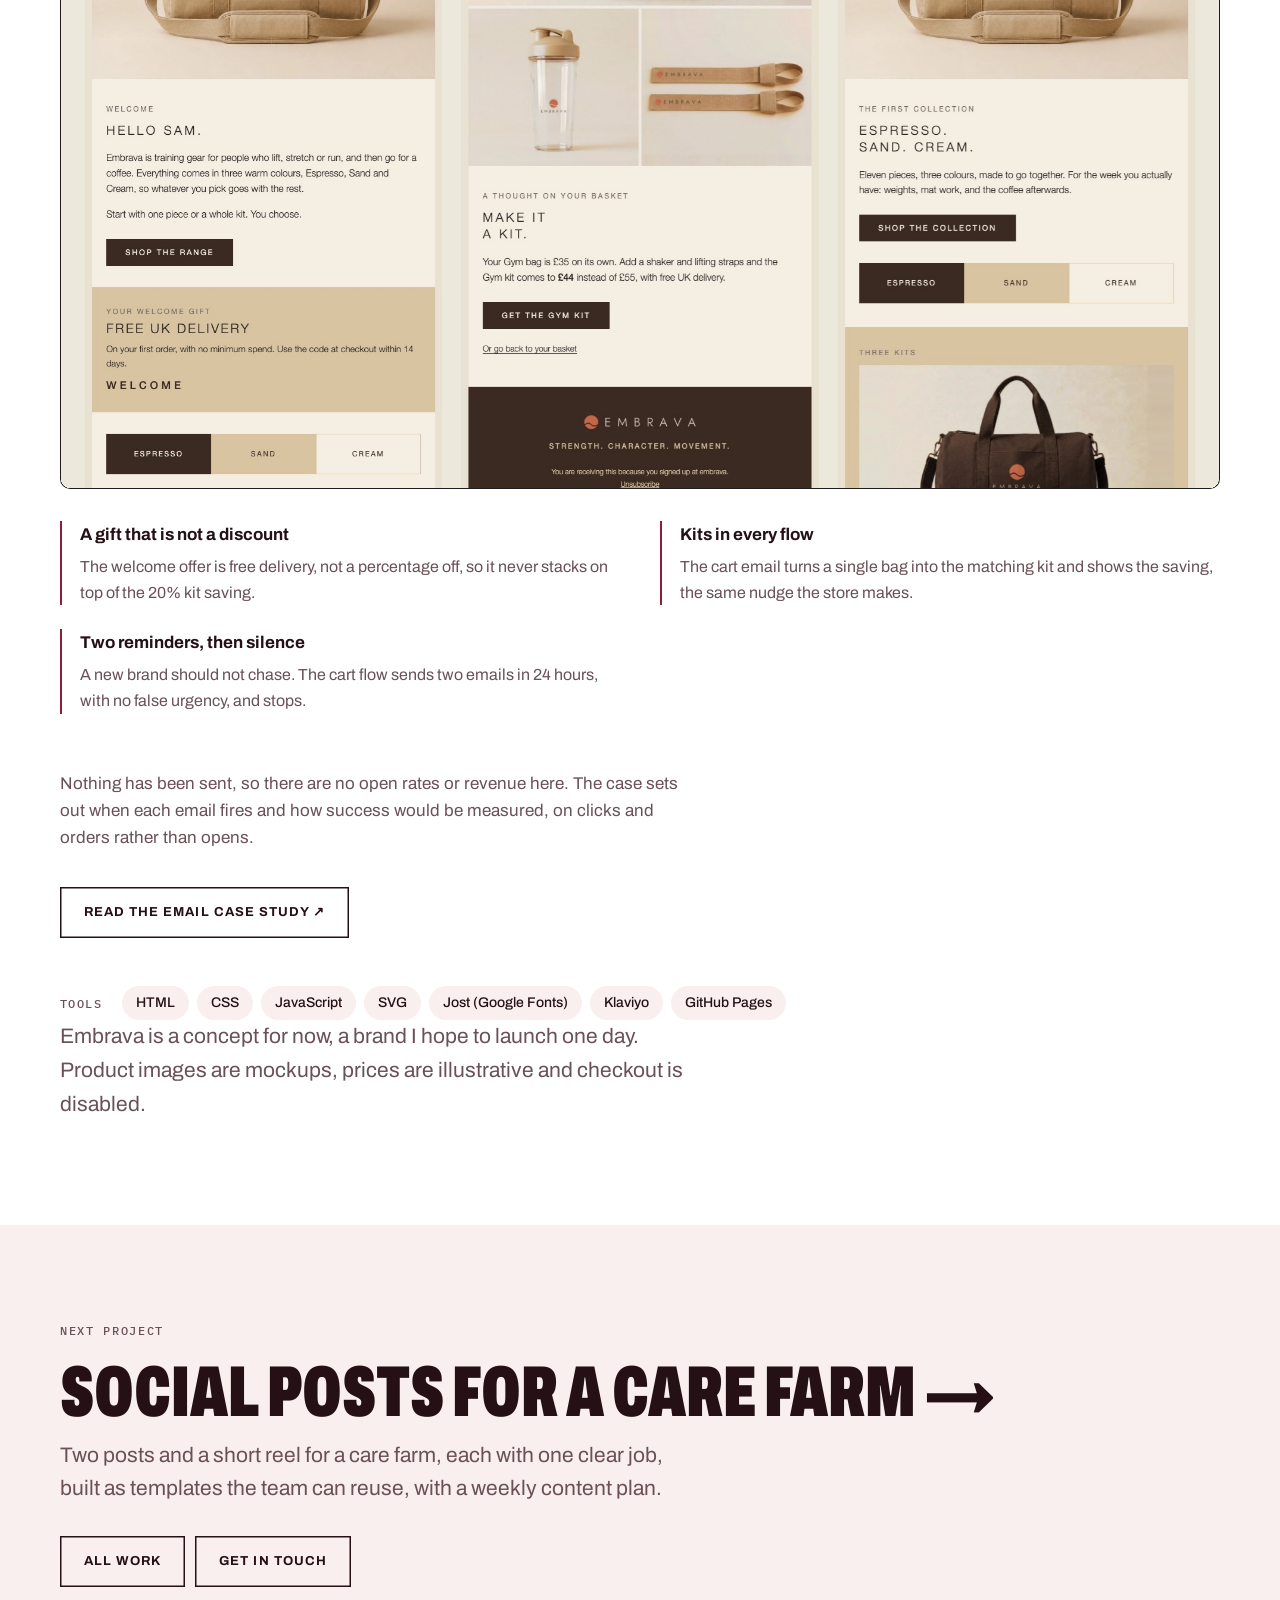
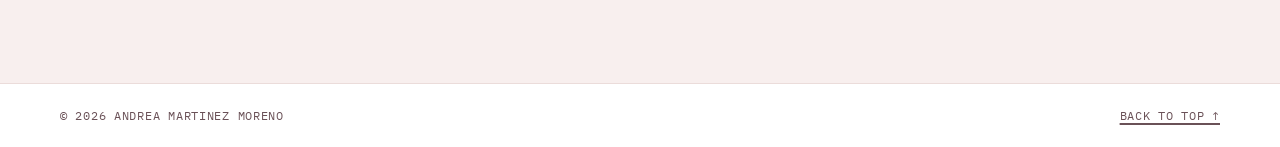
<file: work/embrava.html>
<!doctype html>
<html lang="en-GB">
<head>
<meta charset="utf-8">
<meta name="viewport" content="width=device-width, initial-scale=1">
<title>Embrava | Andrea Martinez Moreno</title>
<meta name="description" content="Case study: a concept online store for a training gear brand, built around choosing colours and kits that raise the average order.">
<meta property="og:title" content="Embrava | Andrea Martinez Moreno">
<meta property="og:description" content="Case study: a concept online store for a training gear brand, built around choosing colours and kits that raise the average order.">
<meta property="og:type" content="article">
<meta property="og:url" content="https://andrea-mmo.github.io/portfolio/work/embrava.html">
<meta property="og:image" content="https://andrea-mmo.github.io/portfolio/images/share-card.jpg">
<meta property="og:image:width" content="1200">
<meta property="og:image:height" content="630">
<meta name="twitter:card" content="summary_large_image">
<link rel="canonical" href="https://andrea-mmo.github.io/portfolio/work/embrava.html">
<link rel="icon" href="data:image/svg+xml,%3Csvg xmlns='http://www.w3.org/2000/svg' viewBox='0 0 64 64'%3E%3Crect width='64' height='64' rx='14' fill='%238A1F38'/%3E%3Ctext x='32' y='45' font-family='Arial,sans-serif' font-weight='700' font-size='36' fill='%23FFFFFF' text-anchor='middle'%3EA%3C/text%3E%3C/svg%3E">
<link rel="preconnect" href="https://fonts.googleapis.com">
<link rel="preconnect" href="https://fonts.gstatic.com" crossorigin>
<link href="https://fonts.googleapis.com/css2?family=Archivo:wdth,wght@62..125,400..900&family=IBM+Plex+Mono:wght@400;500;600&display=swap" rel="stylesheet">
<link rel="stylesheet" href="../styles.css">
</head>
<body>

<p class="promo-bar"><span class="promo-long">Open to marketing &amp; e&#8209;commerce roles and freelance web projects · Manchester, UK · English &amp; Spanish</span><span class="promo-short">Marketing &amp; e&#8209;commerce · EN / ES</span></p>

<header class="site-header">
  <div class="container topbar">
    <a class="logo" href="../index.html">Andrea Martinez Moreno</a>
    <nav class="nav" aria-label="Main">
      <a href="../index.html#work" aria-current="true">Work</a>
      <a href="../index.html#services">What I do</a>
      <a href="../index.html#about">About</a>
      <a class="nav-cta" href="../index.html#contact">Get in touch</a>
    </nav>
  </div>
</header>

<main id="top">

  <section class="container case-page">
    <a class="back-link" href="../index.html#work">← All work</a>
    <p class="eyebrow">Case study · Concept</p>
    <div class="case-head">
      <h1>Embrava</h1>
      <p class="case-sub">A brand and online store for a training gear brand, built around choosing colours and kits that raise the average order.</p>
    </div>

    <dl class="meta">
      <div><dt>Client</dt><dd>Concept project <span>My own training gear brand, which I'd like to launch one day</span></dd></div>
      <div><dt>My role</dt><dd>End to end <span>Brand identity, art direction, UX, pricing, design and build</span></dd></div>
      <div><dt>Year</dt><dd>2026 <span>Live as a demo store</span></dd></div>
      <div><dt>Language</dt><dd>English <span>Priced in pounds for a UK audience</span></dd></div>
    </dl>

    <nav class="case-toc" aria-label="On this page">
      <a href="#overview">Overview</a>
      <a href="#brief">Brief and approach</a>
      <a href="#brand">The brand</a>
      <a href="#direction">Art direction</a>
      <a href="#decisions">Key decisions</a>
      <a href="#mobile">Shopping on the phone</a>
      <a href="#product">Product pages</a>
      <a href="#email">Email marketing</a>
    </nav>

    <div id="overview" class="showcase">
      <figure class="browser">
        <div class="browser-bar" aria-hidden="true">
          <span></span><span></span><span></span>
          <div class="browser-url">andrea-mmo.github.io/embrava</div>
        </div>
        <div class="browser-view" tabindex="0" aria-label="Scrollable preview of the Embrava store on desktop">
          <img src="../images/embrava-long.jpg" alt="Desktop view of the Embrava homepage: hero, kits, product grid, build your kit, our story, gift card and footer" width="1440" height="7386">
        </div>
        <figcaption>Desktop. Scroll inside the frame to see the full homepage.</figcaption>
      </figure>
      <figure class="phone">
        <div class="phone-view">
          <img src="../images/embrava-m-home.jpg" alt="Mobile view of the Embrava homepage with a sand gym bag and the headline Strength. Character. Movement." width="780" height="1688" loading="lazy">
        </div>
        <figcaption>Mobile, where a brand like this is discovered.</figcaption>
      </figure>
    </div>

    <div class="case-links">
      <a class="btn btn-primary" href="https://andrea-mmo.github.io/embrava/" target="_blank" rel="noopener">View the store ↗</a>
      <a class="btn btn-ghost" href="https://andrea-mmo.github.io/embrava/case-study.html" target="_blank" rel="noopener">Design deep dive ↗</a>
      <a class="btn btn-ghost" href="https://github.com/andrea-mmo/embrava" target="_blank" rel="noopener">View code on GitHub ↗</a>
    </div>

    <div id="brief" class="story">
      <article>
        <h3>The brief</h3>
        <p>Embrava is a training gear brand I created: three warm colours (espresso, sand and cream) with a terracotta logo and a range of bottles, bags, apparel and training equipment, each made in the same palette. It had an identity but nowhere to sell.</p>
        <p>It's a concept for now, but it's a brand I'd like to bring to life, so I designed the store as the first real step towards launching it, not just as an exercise.</p>
        <p>The store had three jobs: feel unmistakably like the brand, make choosing a colour effortless, and encourage people to buy sets rather than single pieces.</p>
      </article>
      <article>
        <h3>The approach</h3>
        <p>I worked in three layers. First the brand: I reworked the logo into a clean wordmark and a symbol that can live on its own, and carried it through every product photo and illustration.</p>
        <p>Then the store: of three directions (dark editorial, warm catalogue and kit-led) I combined the last two, a colour-first catalogue with kits leading the homepage. Finally I refined the look into a quieter, editorial style, closer to premium fashion stores than to a typical gym brand.</p>
      </article>
    </div>


    <div id="brand" class="beyond">
      <div class="quiz-intro">
        <p class="eyebrow">The brand</p>
        <h3 class="decisions-title">Brave, like the sea</h3>
        <p>The name blends two Spanish ideas: <em>brava</em>, bold and full of character, and <em>mar embravecido</em>, the sea when it turns wild. Embrava is training gear with that same energy: confident, warm and made to move. The symbol draws it as a wave crossing the sun, and the tagline says it in three words: <em>Strength. Character. Movement.</em> The store tells the same story in a section of its own.</p>
      </div>
      <div class="quiz-intro">
        <h3 class="decisions-title">From a wave-shaped m to sun and sea</h3>
        <p>The first logo drew the <em>m</em> as a wave inside the word. It had personality, but at small sizes, stitched or printed, it was hard to read and could look like a typo. I kept the name and the warm palette and split the logo into two pieces that work together or apart. The symbol went through four versions: the wave in the m, a split circle that read as a coffee bean, a two-colour version recalled a well-known cola globe, and the final one, a large sun over a marked wave in a single terracotta ink, works on every product.</p>
      </div>
      <figure class="brand-board">
        <img src="../images/embrava-brand.jpg" alt="Embrava brand board: the old and new logo side by side, the horizontal lockup, the symbol, the stacked lockup, the palette and the logo on a gym bag, bottle, tote, cap and socks" width="1600" height="1313" loading="lazy">
        <figcaption>Before and after, the three logo versions, the palette and the logo on product.</figcaption>
      </figure>
      <ul class="quiz-points">
        <li>
          <h4>A clean wordmark</h4>
          <p>EMBRAVA in spaced capitals, set in Jost Light, with no tricks, so the name reads at any size. Jost also sets all the text in the store.</p>
        </li>
        <li>
          <h4>A symbol of its own</h4>
          <p>A circle cut by a wave: a large sun setting over the sea. It no longer has to look like a letter, so it can sit alone on caps, socks, labels and social media.</p>
        </li>
        <li>
          <h4>Three warm colours, one terracotta logo</h4>
          <p>Espresso, sand and cream for every product, with terracotta kept for the logo alone. The warmth sets the brand apart from the cold black of most fitness labels.</p>
        </li>
        <li>
          <h4>The right mark for each piece</h4>
          <p>The full lockup goes on bags, bottles and totes, and the symbol alone where space is tight. It is always one terracotta ink, whatever the colour of the piece. I put the new logo on every product photo, and the kit images are built from those same photos.</p>
        </li>
      </ul>
    </div>

    <div id="direction" class="beyond">
      <div class="quiz-intro">
        <p class="eyebrow">Art direction</p>
        <h3 class="decisions-title">Quiet, editorial and still warm</h3>
        <p>Once the store worked, I refined its look so it felt as considered as the products. The interface steps back and lets the colour live in the products and the symbol.</p>
      </div>
      <ul class="quiz-points">
        <li>
          <h4>One voice for every title</h4>
          <p>Every title uses the same spaced capitals as the wordmark, from the header to the gift card, so the brand reads consistently across the page.</p>
        </li>
        <li>
          <h4>Text and image apart</h4>
          <p>The header splits into copy on one side and a full-bleed photo on the other, so the text never sits on top of the product.</p>
        </li>
        <li>
          <h4>Neutral interface, colour in the product</h4>
          <p>Soft neutrals, square corners and light catalogue cards for both products and kits. Terracotta is kept for the logo, and the first row shows one piece in each colour.</p>
        </li>
      </ul>
    </div>

    <h3 id="decisions" class="decisions-title">Key decisions</h3>
    <ol class="decisions">
      <li>
        <h4>Colour first</h4>
        <p>Every product shows its colour options as swatches that swap the photo in place. The chosen colour carries through to the product page and into the link, so a shared product opens in the right colour.</p>
      </li>
      <li>
        <h4>Kits as the best deal</h4>
        <p>“Where do you train?” leads straight to three kits, for the gym, for mat work at home and for a first week of training. Every kit saves 20%, against 15% for building your own, so the bundle stays the obvious choice. Each kit card lists its pieces and their prices, so the saving is plain to see.</p>
      </li>
      <li>
        <h4>Build your own kit</h4>
        <p>Shoppers can pick any three pieces in any colours and unlock 15% off. Each piece drops into a kit tray with a progress bar, turning the discount into a small goal.</p>
      </li>
      <li>
        <h4>A free delivery nudge</h4>
        <p>Free UK delivery starts at £40, just above a typical single order. The basket shows exactly how much is left, encouraging one more piece.</p>
      </li>
      <li>
        <h4>Launch pricing for a new brand</h4>
        <p>Prices sit in the mid-market, below the big sportswear names and clearly above budget gear: premium enough to signal quality, honest enough for a first purchase from an unknown brand.</p>
      </li>
      <li>
        <h4>Ready to grow into a real shop</h4>
        <p>Products, prices, kits and copy live in one data file, kept apart from the design, so the catalogue can move to Shopify when the brand is ready to sell. The logo is one SVG sprite, recoloured with CSS.</p>
      </li>
    </ol>

    <div id="mobile" class="quiz-feature">
      <div class="quiz-intro">
        <p class="eyebrow">Feature spotlight</p>
        <h3 class="decisions-title">Shopping on the phone</h3>
        <p>People find brands like this through social media, so the phone experience came first. Layouts stack into one column, buttons grow to thumb size, and the key paths to a sale stay short.</p>
      </div>

      <ul class="phones" tabindex="0" aria-label="Screens of the Embrava store on mobile">
        <li>
          <div class="phone-view"><img src="../images/embrava-m-kits.jpg" alt="Kits section on mobile, starting with the Gym kit: its 20% saving, its three pieces and the kit price" width="780" height="1688" loading="lazy"></div>
          <span>1. Kits lead the way</span>
        </li>
        <li>
          <div class="phone-view"><img src="../images/embrava-m-pdp.jpg" alt="Insulated bottle product page on mobile, with a thumbnail for each colour" width="780" height="1688" loading="lazy"></div>
          <span>2. A thumbnail per colour</span>
        </li>
        <li>
          <div class="phone-view"><img src="../images/embrava-m-build.jpg" alt="Build your kit on mobile with three pieces in the kit tray and 15% off applied" width="780" height="1688" loading="lazy"></div>
          <span>3. Build your own kit</span>
        </li>
      </ul>

      <ul class="quiz-points">
        <li>
          <h4>A sticky add button</h4>
          <p>On product pages, a compact bar with the product and an “Add” button follows the shopper once the main button scrolls out of view.</p>
        </li>
        <li>
          <h4>A basket that remembers</h4>
          <p>The basket slides in from the side, keeps its contents between pages and visits, and shows the free delivery tracker at the top.</p>
        </li>
        <li>
          <h4>Accessible by default</h4>
          <p>Swatches behave as radio buttons for screen readers, focus is always visible, and animations respect reduced-motion settings.</p>
        </li>
      </ul>
    </div>

    <div id="product" class="beyond">
      <div class="quiz-intro">
        <p class="eyebrow">Product pages</p>
        <h3 class="decisions-title">Pages that sell the set, not just the piece</h3>
        <p>Each product page answers questions in the order shoppers ask them: what is it, how much, which colour, then why buy more.</p>
      </div>
      <figure class="browser">
        <div class="browser-bar" aria-hidden="true">
          <span></span><span></span><span></span>
          <div class="browser-url">andrea-mmo.github.io/embrava/product.html?p=gym-bag</div>
        </div>
        <div class="browser-view" tabindex="0" aria-label="Preview of the gym bag product page">
          <img src="../images/embrava-product.jpg" alt="Gym bag product page in espresso with colour swatches, quantity, a kit offer and expandable details" width="1440" height="900" loading="lazy">
        </div>
      </figure>
      <ul class="quiz-points">
        <li>
          <h4>The kit offer appears on its own</h4>
          <p>If a product belongs to a kit, the page shows the saving and lets the shopper add the whole kit in one tap.</p>
        </li>
        <li>
          <h4>Complete the look</h4>
          <p>Suggestions come from the same kit first, then the rest of the range, shown in the colour the shopper already chose.</p>
        </li>
        <li>
          <h4>Honest product details</h4>
          <p>Details only describe what the photos show. Materials and sizes are left out until they are confirmed with a supplier.</p>
        </li>
      </ul>
    </div>


    <div id="email" class="beyond">
      <div class="quiz-intro">
        <p class="eyebrow">Email marketing</p>
        <h3 class="decisions-title">Giving the store something to say</h3>
        <p>The store could sell, but it could not talk back. Three flows and six emails, designed and coded as HTML to paste into Klaviyo: a welcome flow, an abandoned cart flow and a launch email.</p>
      </div>
      <figure class="browser">
        <div class="browser-bar" aria-hidden="true">
          <span></span><span></span><span></span>
          <div class="browser-url">andrea-mmo.github.io/embrava/email-case-study.html</div>
        </div>
        <div class="browser-view" tabindex="0" aria-label="Preview of three Embrava emails: welcome, abandoned cart and launch">
          <img src="../images/embrava-emails.jpg" alt="Three Embrava emails side by side: the welcome email with a free delivery gift, the abandoned cart email suggesting the Gym kit, and the launch email for the first collection" width="1944" height="1580" loading="lazy">
        </div>
      </figure>
      <ul class="quiz-points">
        <li>
          <h4>A gift that is not a discount</h4>
          <p>The welcome offer is free delivery, not a percentage off, so it never stacks on top of the 20% kit saving.</p>
        </li>
        <li>
          <h4>Kits in every flow</h4>
          <p>The cart email turns a single bag into the matching kit and shows the saving, the same nudge the store makes.</p>
        </li>
        <li>
          <h4>Two reminders, then silence</h4>
          <p>A new brand should not chase. The cart flow sends two emails in 24 hours, with no false urgency, and stops.</p>
        </li>
      </ul>
      <div class="quiz-intro">
        <p>Nothing has been sent, so there are no open rates or revenue here. The case sets out when each email fires and how success would be measured, on clicks and orders rather than opens.</p>
      </div>
      <div class="case-links">
        <a class="btn btn-ghost" href="https://andrea-mmo.github.io/embrava/email-case-study.html" target="_blank" rel="noopener">Read the email case study ↗</a>
      </div>
    </div>

    <div class="tools">
      <span class="tools-label">Tools</span>
      <ul>
        <li>HTML</li>
        <li>CSS</li>
        <li>JavaScript</li>
        <li>SVG</li>
        <li>Jost (Google Fonts)</li>
        <li>Klaviyo</li>
        <li>GitHub Pages</li>
      </ul>
    </div>

    <p class="case-sub">Embrava is a concept for now, a brand I hope to launch one day. Product images are mockups, prices are illustrative and checkout is disabled.</p>
  </section>

  <section class="band case-nav">
    <div class="container">
      <p class="eyebrow">Next project</p>
      <a class="next-project" href="care-farm-social.html">
        <span class="next-name">Social posts for a care farm →</span>
        <span class="next-sub">Two posts and a short reel for a care farm, each with one clear job, built as templates the team can reuse, with a weekly content plan.</span>
      </a>
      <div class="actions">
        <a class="btn btn-ghost" href="../index.html#work">All work</a>
        <a class="btn btn-ghost" href="../index.html#contact">Get in touch</a>
      </div>
    </div>
  </section>

</main>

<footer class="site-footer">
  <div class="container footer-inner">
    <span>© 2026 Andrea Martinez Moreno</span>
    <a href="#top">Back to top ↑</a>
  </div>
</footer>

</body>
</html>
</file>
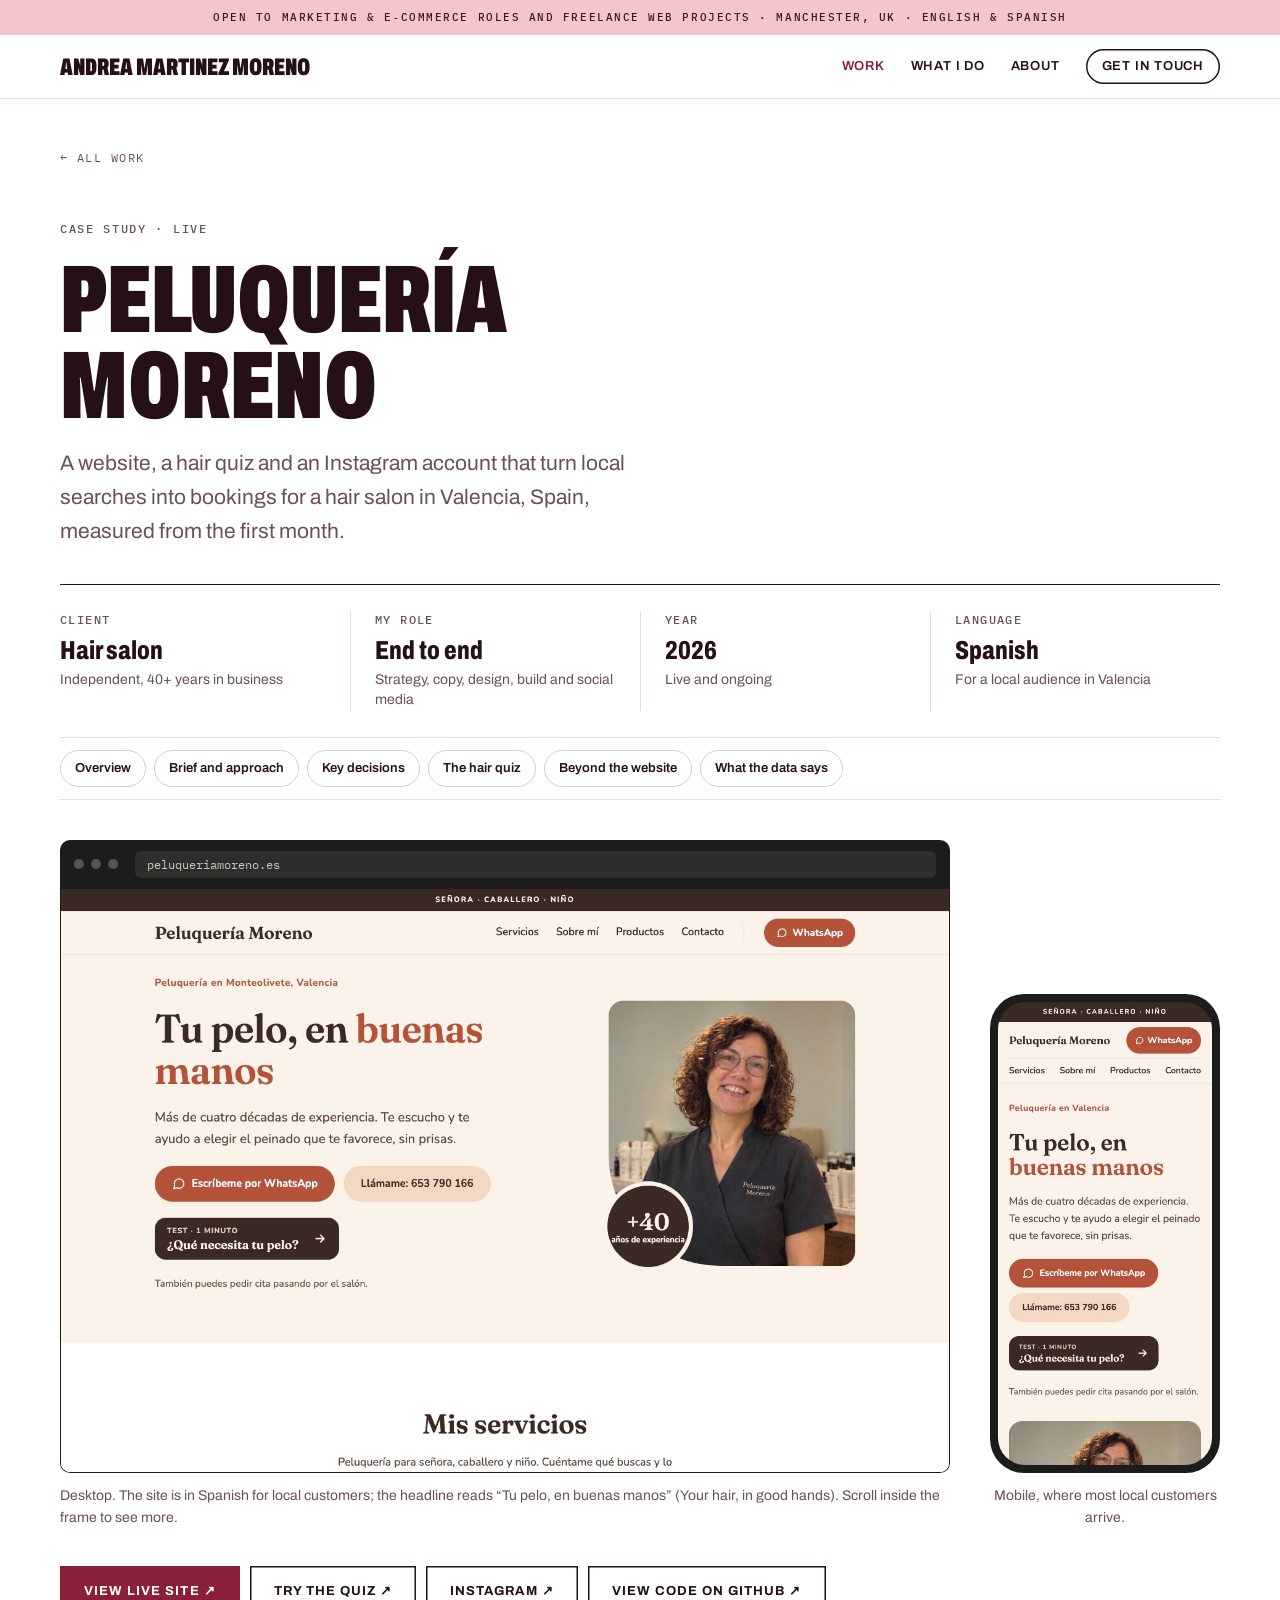
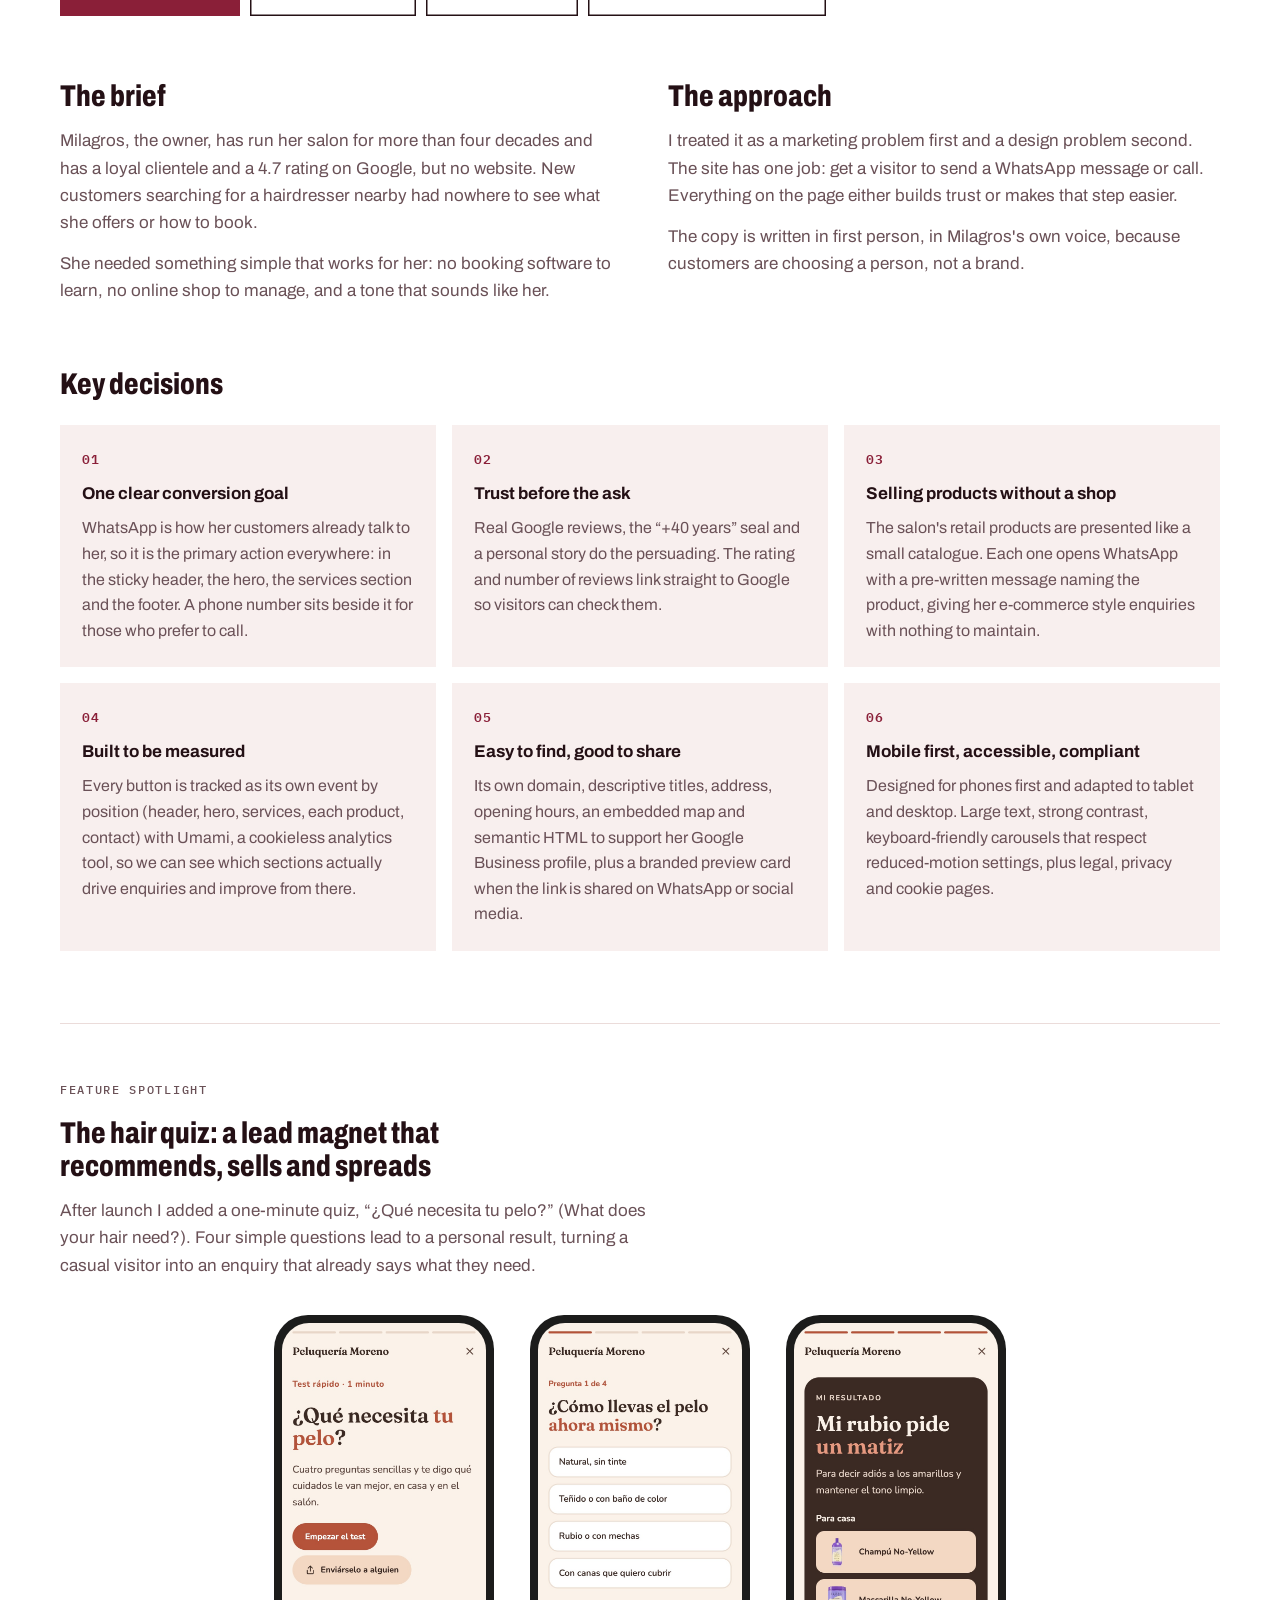
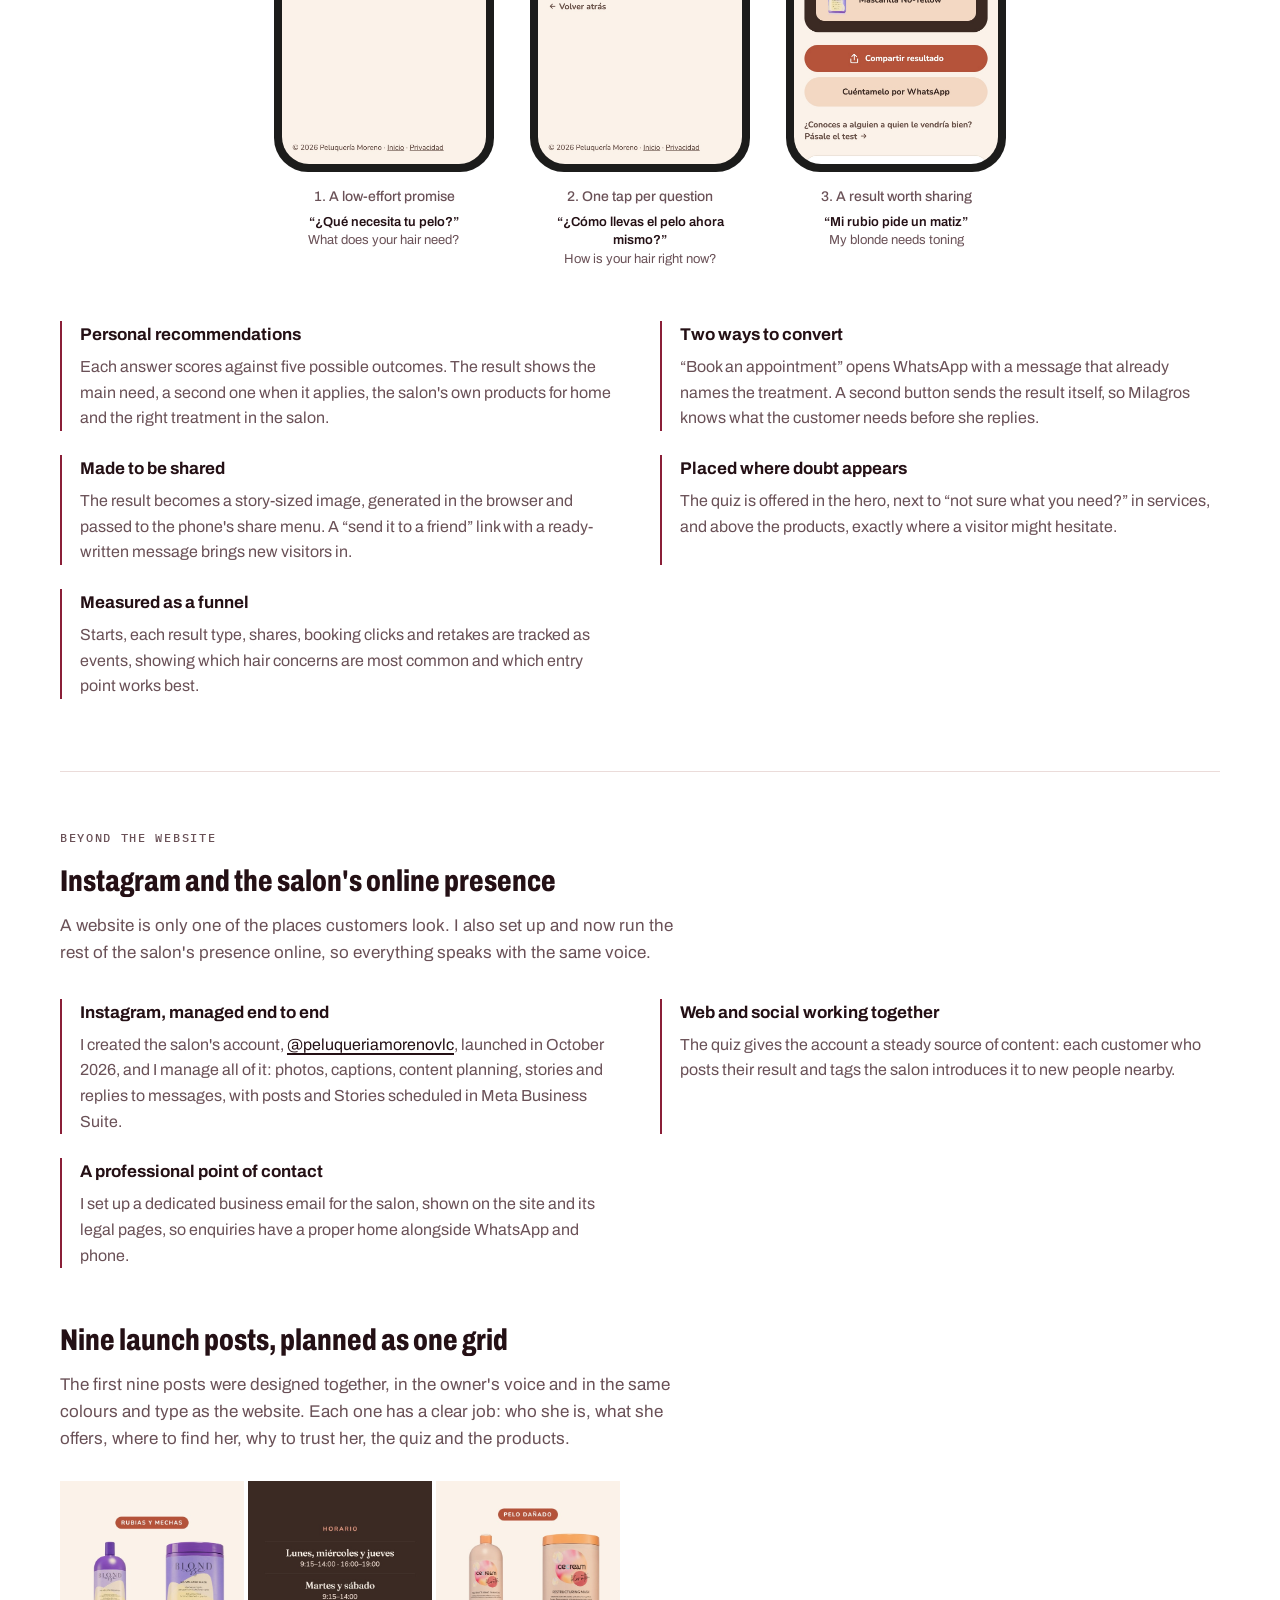
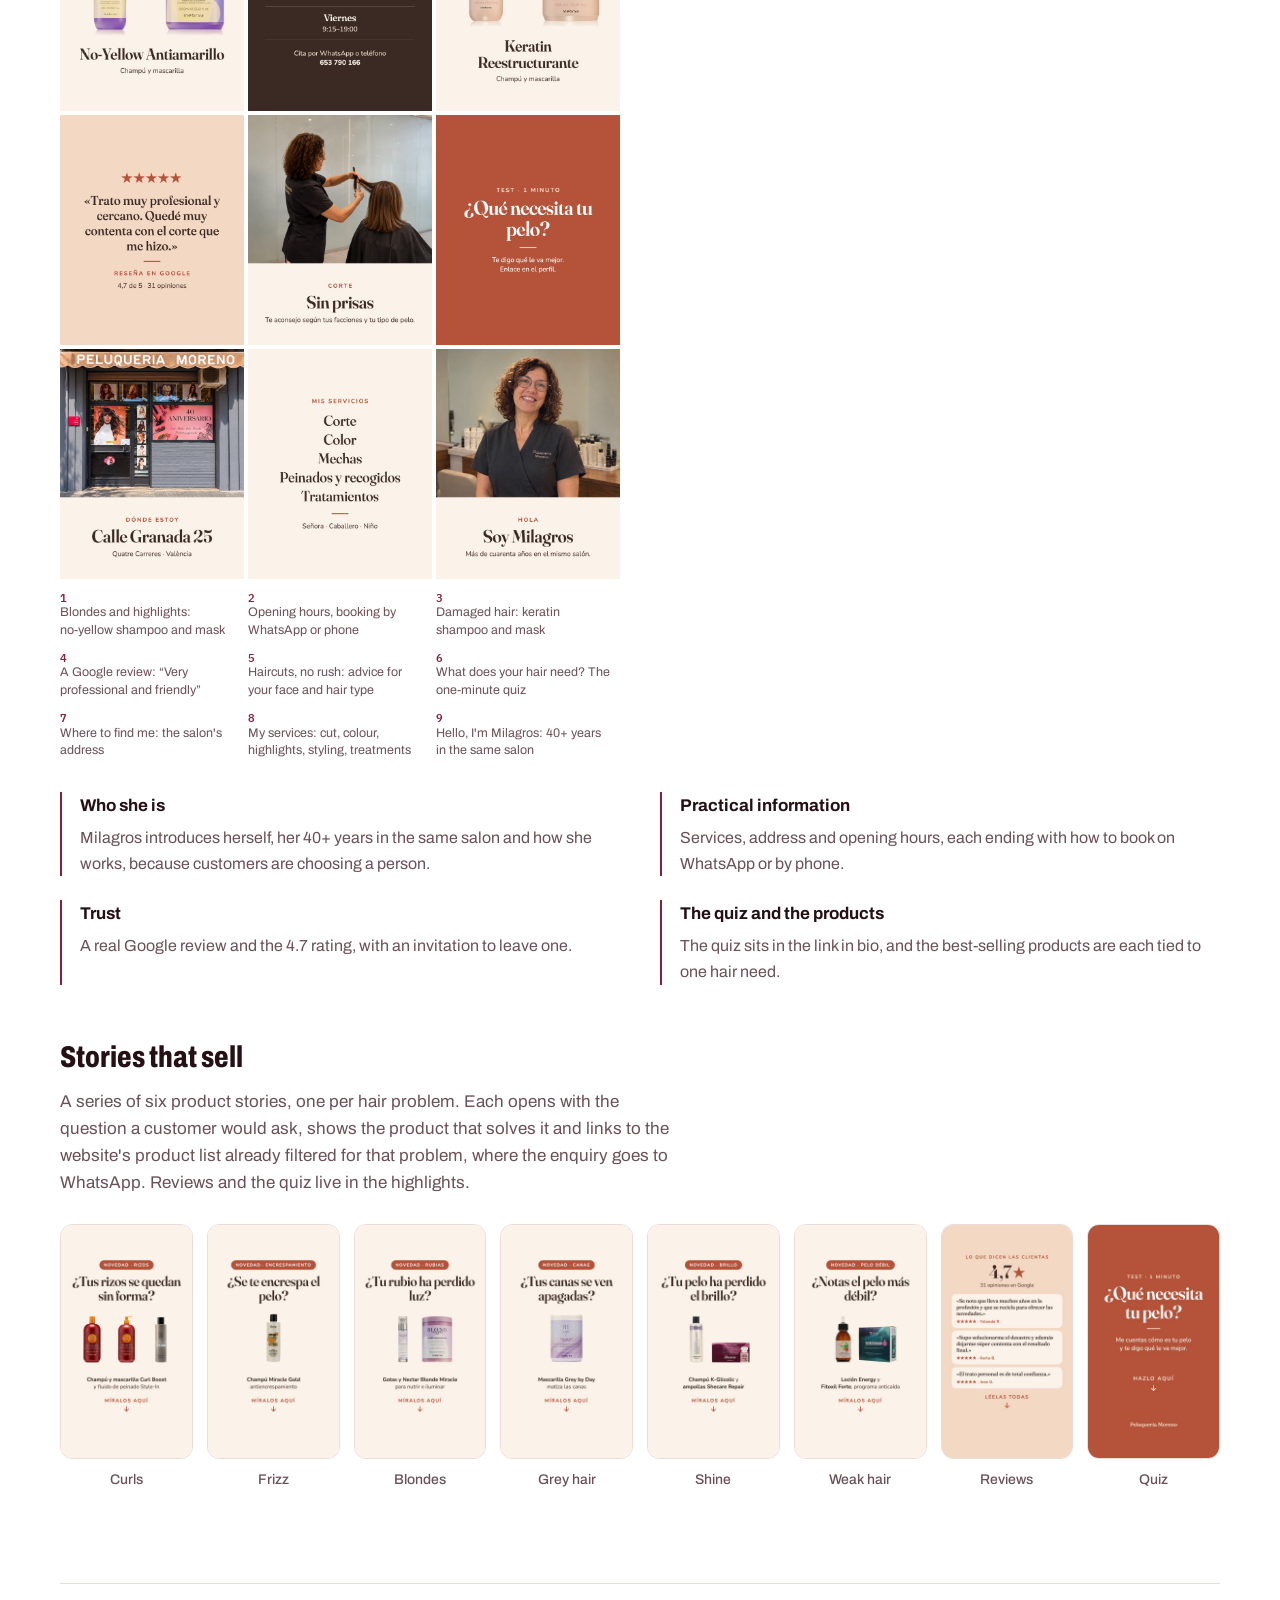
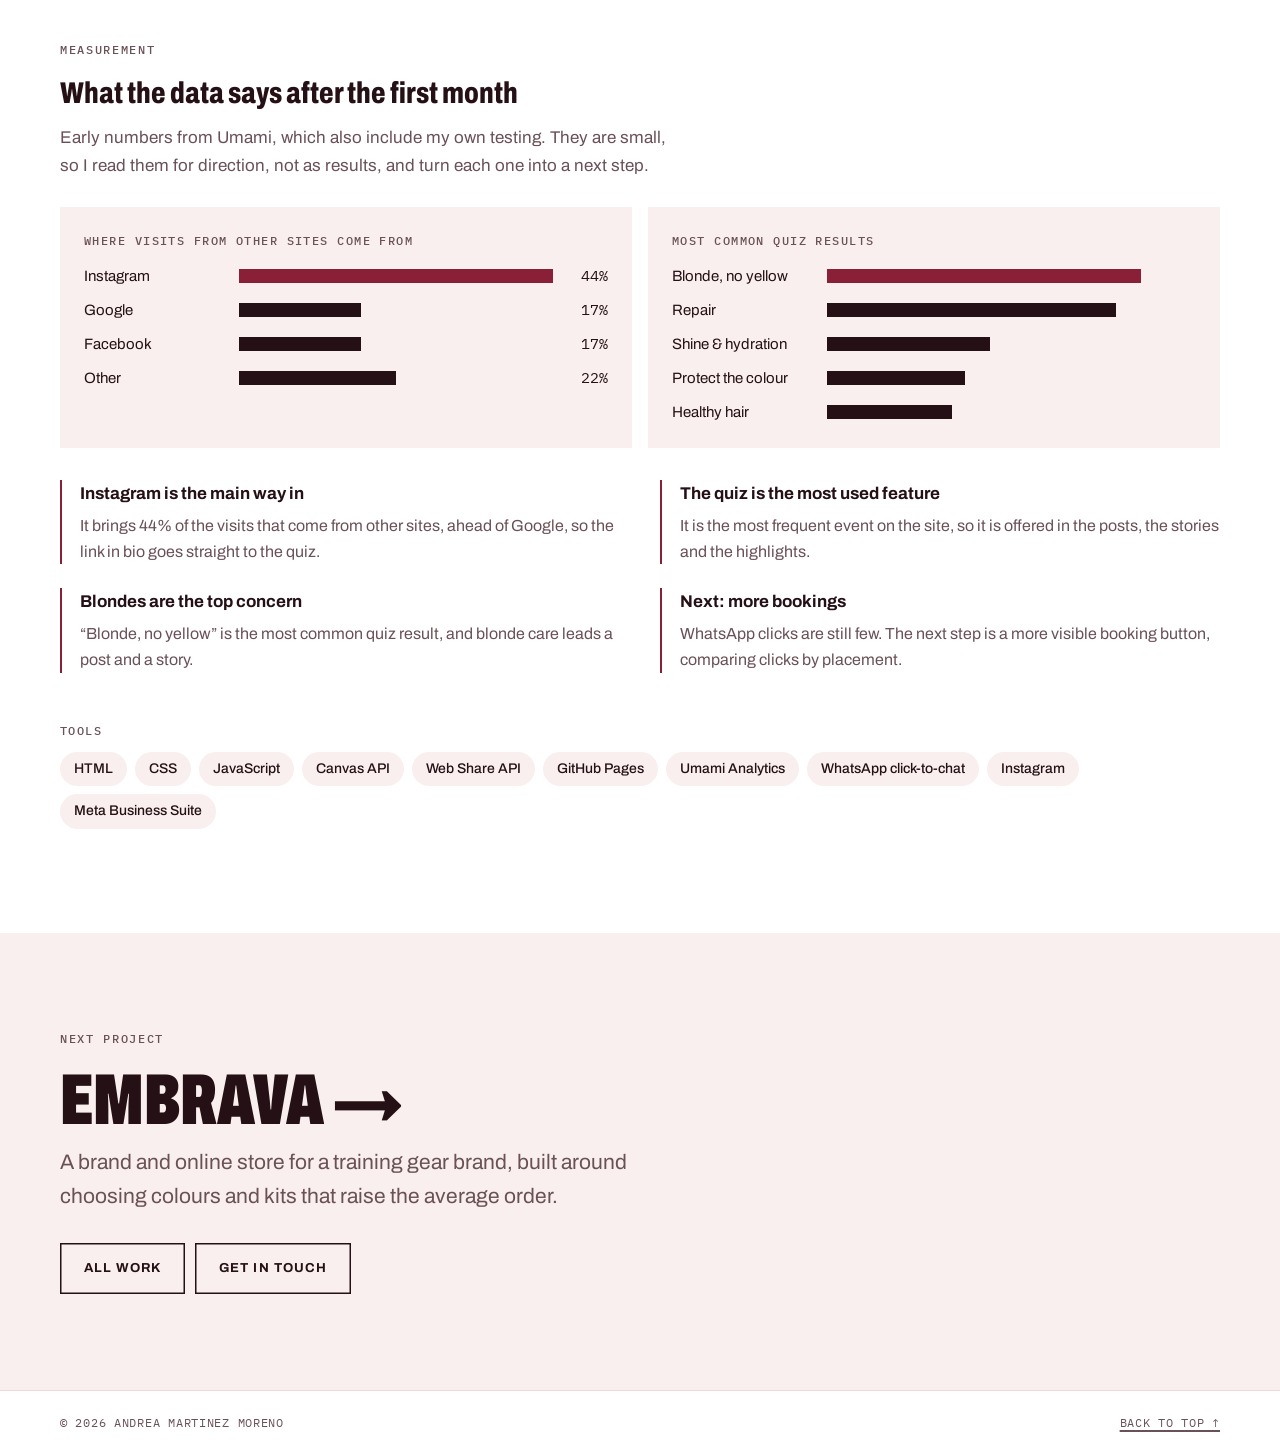
<file: work/peluqueria-moreno.html>
<!doctype html>
<html lang="en-GB">
<head>
<meta charset="utf-8">
<meta name="viewport" content="width=device-width, initial-scale=1">
<title>Peluquería Moreno | Andrea Martinez Moreno</title>
<meta name="description" content="Case study: a website, a hair quiz and an Instagram account that turn local searches into bookings for a hair salon in Valencia, Spain, measured from the first month.">
<meta property="og:title" content="Peluquería Moreno | Andrea Martinez Moreno">
<meta property="og:description" content="Case study: a website, a hair quiz and an Instagram account that turn local searches into bookings for a hair salon in Valencia, Spain, measured from the first month.">
<meta property="og:type" content="article">
<meta property="og:url" content="https://andrea-mmo.github.io/portfolio/work/peluqueria-moreno.html">
<meta property="og:image" content="https://andrea-mmo.github.io/portfolio/images/share-card.jpg">
<meta property="og:image:width" content="1200">
<meta property="og:image:height" content="630">
<meta name="twitter:card" content="summary_large_image">
<link rel="canonical" href="https://andrea-mmo.github.io/portfolio/work/peluqueria-moreno.html">
<link rel="icon" href="data:image/svg+xml,%3Csvg xmlns='http://www.w3.org/2000/svg' viewBox='0 0 64 64'%3E%3Crect width='64' height='64' rx='14' fill='%238A1F38'/%3E%3Ctext x='32' y='45' font-family='Arial,sans-serif' font-weight='700' font-size='36' fill='%23FFFFFF' text-anchor='middle'%3EA%3C/text%3E%3C/svg%3E">
<link rel="preconnect" href="https://fonts.googleapis.com">
<link rel="preconnect" href="https://fonts.gstatic.com" crossorigin>
<link href="https://fonts.googleapis.com/css2?family=Archivo:wdth,wght@62..125,400..900&family=IBM+Plex+Mono:wght@400;500;600&display=swap" rel="stylesheet">
<link rel="stylesheet" href="../styles.css">
</head>
<body>

<p class="promo-bar"><span class="promo-long">Open to marketing &amp; e&#8209;commerce roles and freelance web projects · Manchester, UK · English &amp; Spanish</span><span class="promo-short">Marketing &amp; e&#8209;commerce · EN / ES</span></p>

<header class="site-header">
  <div class="container topbar">
    <a class="logo" href="../index.html">Andrea Martinez Moreno</a>
    <nav class="nav" aria-label="Main">
      <a href="../index.html#work" aria-current="true">Work</a>
      <a href="../index.html#services">What I do</a>
      <a href="../index.html#about">About</a>
      <a class="nav-cta" href="../index.html#contact">Get in touch</a>
    </nav>
  </div>
</header>

<main id="top">

  <section class="container case-page">
    <a class="back-link" href="../index.html#work">← All work</a>
    <p class="eyebrow">Case study · Live</p>
    <div class="case-head">
      <h1>Peluquería Moreno</h1>
      <p class="case-sub">A website, a hair quiz and an Instagram account that turn local searches into bookings for a hair salon in Valencia, Spain, measured from the first month.</p>
    </div>

    <dl class="meta">
      <div><dt>Client</dt><dd>Hair salon <span>Independent, 40+ years in business</span></dd></div>
      <div><dt>My role</dt><dd>End to end <span>Strategy, copy, design, build and social media</span></dd></div>
      <div><dt>Year</dt><dd>2026 <span>Live and ongoing</span></dd></div>
      <div><dt>Language</dt><dd>Spanish <span>For a local audience in Valencia</span></dd></div>
    </dl>

    <nav class="case-toc" aria-label="On this page">
      <a href="#overview">Overview</a>
      <a href="#brief">Brief and approach</a>
      <a href="#decisions">Key decisions</a>
      <a href="#quiz">The hair quiz</a>
      <a href="#beyond">Beyond the website</a>
      <a href="#data">What the data says</a>
    </nav>

    <div id="overview" class="showcase">
      <figure class="browser">
        <div class="browser-bar" aria-hidden="true">
          <span></span><span></span><span></span>
          <div class="browser-url">peluqueriamoreno.es</div>
        </div>
        <div class="browser-view" tabindex="0" aria-label="Scrollable preview of the salon website on desktop">
          <img src="../images/moreno-long.jpg" alt="Desktop view of the salon website: hero with WhatsApp, phone and quiz buttons, services cards and the owner's story" width="1440" height="2400">
        </div>
        <figcaption>Desktop. The site is in Spanish for local customers; the headline reads <span lang="es">“Tu pelo, en buenas manos”</span> (Your hair, in good hands). Scroll inside the frame to see more.</figcaption>
      </figure>
      <figure class="phone">
        <div class="phone-view">
          <img src="../images/moreno-mobile.jpg" alt="Mobile view of the salon website, with the WhatsApp button always visible in the header" width="780" height="1688" loading="lazy">
        </div>
        <figcaption>Mobile, where most local customers arrive.</figcaption>
      </figure>
    </div>

    <div class="case-links">
      <a class="btn btn-primary" href="https://peluqueriamoreno.es/" target="_blank" rel="noopener">View live site ↗</a>
      <a class="btn btn-ghost" href="https://peluqueriamoreno.es/test.html" target="_blank" rel="noopener">Try the quiz ↗</a>
      <a class="btn btn-ghost" href="https://www.instagram.com/peluqueriamorenovlc/" target="_blank" rel="noopener">Instagram ↗</a>
      <a class="btn btn-ghost" href="https://github.com/andrea-mmo/peluqueria-moreno" target="_blank" rel="noopener">View code on GitHub ↗</a>
    </div>

    <div id="brief" class="story">
      <article>
        <h3>The brief</h3>
        <p>Milagros, the owner, has run her salon for more than four decades and has a loyal clientele and a 4.7 rating on Google, but no website. New customers searching for a hairdresser nearby had nowhere to see what she offers or how to book.</p>
        <p>She needed something simple that works for her: no booking software to learn, no online shop to manage, and a tone that sounds like her.</p>
      </article>
      <article>
        <h3>The approach</h3>
        <p>I treated it as a marketing problem first and a design problem second. The site has one job: get a visitor to send a WhatsApp message or call. Everything on the page either builds trust or makes that step easier.</p>
        <p>The copy is written in first person, in Milagros's own voice, because customers are choosing a person, not a brand.</p>
      </article>
    </div>

    <h3 id="decisions" class="decisions-title">Key decisions</h3>
    <ol class="decisions">
      <li>
        <h4>One clear conversion goal</h4>
        <p>WhatsApp is how her customers already talk to her, so it is the primary action everywhere: in the sticky header, the hero, the services section and the footer. A phone number sits beside it for those who prefer to call.</p>
      </li>
      <li>
        <h4>Trust before the ask</h4>
        <p>Real Google reviews, the “+40 years” seal and a personal story do the persuading. The rating and number of reviews link straight to Google so visitors can check them.</p>
      </li>
      <li>
        <h4>Selling products without a shop</h4>
        <p>The salon's retail products are presented like a small catalogue. Each one opens WhatsApp with a pre-written message naming the product, giving her e-commerce style enquiries with nothing to maintain.</p>
      </li>
      <li>
        <h4>Built to be measured</h4>
        <p>Every button is tracked as its own event by position (header, hero, services, each product, contact) with Umami, a cookieless analytics tool, so we can see which sections actually drive enquiries and improve from there.</p>
      </li>
      <li>
        <h4>Easy to find, good to share</h4>
        <p>Its own domain, descriptive titles, address, opening hours, an embedded map and semantic HTML to support her Google Business profile, plus a branded preview card when the link is shared on WhatsApp or social media.</p>
      </li>
      <li>
        <h4>Mobile first, accessible, compliant</h4>
        <p>Designed for phones first and adapted to tablet and desktop. Large text, strong contrast, keyboard-friendly carousels that respect reduced-motion settings, plus legal, privacy and cookie pages.</p>
      </li>
    </ol>

    <div id="quiz" class="quiz-feature">
      <div class="quiz-intro">
        <p class="eyebrow">Feature spotlight</p>
        <h3 class="decisions-title">The hair quiz: a lead magnet that recommends, sells and spreads</h3>
        <p>After launch I added a one-minute quiz, <span lang="es">“¿Qué necesita tu pelo?”</span> (What does your hair need?). Four simple questions lead to a personal result, turning a casual visitor into an enquiry that already says what they need.</p>
      </div>

      <ul class="phones" tabindex="0" aria-label="Screens of the hair quiz">
        <li>
          <div class="phone-view"><img src="../images/quiz-intro.jpg" alt="Quiz start screen with a start button and a button to send the quiz to someone" width="780" height="1688" loading="lazy"></div>
          <span>1. A low-effort promise</span>
          <small><span lang="es">“¿Qué necesita tu pelo?”</span> What does your hair need?</small>
        </li>
        <li>
          <div class="phone-view"><img src="../images/quiz-question.jpg" alt="Quiz question one of four, with four large answer buttons and a progress bar" width="780" height="1688" loading="lazy"></div>
          <span>2. One tap per question</span>
          <small><span lang="es">“¿Cómo llevas el pelo ahora mismo?”</span> How is your hair right now?</small>
        </li>
        <li>
          <div class="phone-view"><img src="../images/quiz-result.jpg" alt="Quiz result card recommending two products, with share and WhatsApp buttons" width="780" height="1688" loading="lazy"></div>
          <span>3. A result worth sharing</span>
          <small><span lang="es">“Mi rubio pide un matiz”</span> My blonde needs toning</small>
        </li>
      </ul>

      <ul class="quiz-points">
        <li>
          <h4>Personal recommendations</h4>
          <p>Each answer scores against five possible outcomes. The result shows the main need, a second one when it applies, the salon's own products for home and the right treatment in the salon.</p>
        </li>
        <li>
          <h4>Two ways to convert</h4>
          <p>“Book an appointment” opens WhatsApp with a message that already names the treatment. A second button sends the result itself, so Milagros knows what the customer needs before she replies.</p>
        </li>
        <li>
          <h4>Made to be shared</h4>
          <p>The result becomes a story-sized image, generated in the browser and passed to the phone's share menu. A “send it to a friend” link with a ready-written message brings new visitors in.</p>
        </li>
        <li>
          <h4>Placed where doubt appears</h4>
          <p>The quiz is offered in the hero, next to “not sure what you need?” in services, and above the products, exactly where a visitor might hesitate.</p>
        </li>
        <li>
          <h4>Measured as a funnel</h4>
          <p>Starts, each result type, shares, booking clicks and retakes are tracked as events, showing which hair concerns are most common and which entry point works best.</p>
        </li>
      </ul>
    </div>

    <div id="beyond" class="beyond">
      <div class="quiz-intro">
        <p class="eyebrow">Beyond the website</p>
        <h3 class="decisions-title">Instagram and the salon's online presence</h3>
        <p>A website is only one of the places customers look. I also set up and now run the rest of the salon's presence online, so everything speaks with the same voice.</p>
      </div>
      <ul class="quiz-points">
        <li>
          <h4>Instagram, managed end to end</h4>
          <p>I created the salon's account, <a href="https://www.instagram.com/peluqueriamorenovlc/" target="_blank" rel="noopener">@peluqueriamorenovlc</a>, launched in October 2026, and I manage all of it: photos, captions, content planning, stories and replies to messages, with posts and Stories scheduled in Meta Business Suite.</p>
        </li>
        <li>
          <h4>Web and social working together</h4>
          <p>The quiz gives the account a steady source of content: each customer who posts their result and tags the salon introduces it to new people nearby.</p>
        </li>
        <li>
          <h4>A professional point of contact</h4>
          <p>I set up a dedicated business email for the salon, shown on the site and its legal pages, so enquiries have a proper home alongside WhatsApp and phone.</p>
        </li>
      </ul>

      <div class="quiz-intro">
        <h3 class="decisions-title">Nine launch posts, planned as one grid</h3>
        <p>The first nine posts were designed together, in the owner's voice and in the same colours and type as the website. Each one has a clear job: who she is, what she offers, where to find her, why to trust her, the quiz and the products.</p>
      </div>
      <div class="ig-grid" role="img" aria-label="The salon's Instagram grid: products, opening hours, a Google review, a haircut, the quiz, the shopfront, services and Milagros introducing herself">
        <img src="../images/instagram/09-no-yellow.jpg" alt="" width="540" height="675" loading="lazy">
        <img src="../images/instagram/08-horario.jpg" alt="" width="540" height="675" loading="lazy">
        <img src="../images/instagram/07-keratin.jpg" alt="" width="540" height="675" loading="lazy">
        <img src="../images/instagram/06-resena.jpg" alt="" width="540" height="675" loading="lazy">
        <img src="../images/instagram/05-corte.jpg" alt="" width="540" height="675" loading="lazy">
        <img src="../images/instagram/04-test.jpg" alt="" width="540" height="675" loading="lazy">
        <img src="../images/instagram/03-donde-estoy.jpg" alt="" width="540" height="675" loading="lazy">
        <img src="../images/instagram/02-servicios.jpg" alt="" width="540" height="675" loading="lazy">
        <img src="../images/instagram/01-hola.jpg" alt="" width="540" height="675" loading="lazy">
      </div>
      <ol class="ig-key" aria-label="What each post says, in English, in the same order as the grid">
        <li>Blondes and highlights: no‑yellow shampoo and mask</li>
        <li>Opening hours, booking by WhatsApp or phone</li>
        <li>Damaged hair: keratin shampoo and mask</li>
        <li>A Google review: “Very professional and friendly”</li>
        <li>Haircuts, no rush: advice for your face and hair type</li>
        <li>What does your hair need? The one‑minute quiz</li>
        <li>Where to find me: the salon's address</li>
        <li>My services: cut, colour, highlights, styling, treatments</li>
        <li>Hello, I'm Milagros: 40+ years in the same salon</li>
      </ol>
      <ul class="quiz-points">
        <li>
          <h4>Who she is</h4>
          <p>Milagros introduces herself, her 40+ years in the same salon and how she works, because customers are choosing a person.</p>
        </li>
        <li>
          <h4>Practical information</h4>
          <p>Services, address and opening hours, each ending with how to book on WhatsApp or by phone.</p>
        </li>
        <li>
          <h4>Trust</h4>
          <p>A real Google review and the 4.7 rating, with an invitation to leave one.</p>
        </li>
        <li>
          <h4>The quiz and the products</h4>
          <p>The quiz sits in the link in bio, and the best-selling products are each tied to one hair need.</p>
        </li>
      </ul>

      <div class="quiz-intro">
        <h3 class="decisions-title">Stories that sell</h3>
        <p>A series of six product stories, one per hair problem. Each opens with the question a customer would ask, shows the product that solves it and links to the website's product list already filtered for that problem, where the enquiry goes to WhatsApp. Reviews and the quiz live in the highlights.</p>
      </div>
      <ul class="ig-stories" tabindex="0" aria-label="Instagram stories for the salon">
        <li><img src="../images/instagram/producto-1-rizos.jpg" alt="Story asking if your curls lose their shape, with Curl Boost products" width="540" height="960" loading="lazy"><span>Curls</span></li>
        <li><img src="../images/instagram/producto-2-encrespado.jpg" alt="Story about frizz, with Miracle Gold shampoo" width="540" height="960" loading="lazy"><span>Frizz</span></li>
        <li><img src="../images/instagram/producto-3-rubias.jpg" alt="Story about blonde hair losing its shine, with Blonde Miracle products" width="540" height="960" loading="lazy"><span>Blondes</span></li>
        <li><img src="../images/instagram/producto-4-canas.jpg" alt="Story about dull grey hair, with the Grey by Day mask" width="540" height="960" loading="lazy"><span>Grey hair</span></li>
        <li><img src="../images/instagram/producto-5-brillo.jpg" alt="Story about hair that has lost its shine, with K-Glicolic shampoo and Shecare ampoules" width="540" height="960" loading="lazy"><span>Shine</span></li>
        <li><img src="../images/instagram/producto-6-debil.jpg" alt="Story about weak hair, with Energy lotion and Fitoxil Forte" width="540" height="960" loading="lazy"><span>Weak hair</span></li>
        <li><img src="../images/instagram/historia-resenas.jpg" alt="Story with three customer reviews and the 4.7 Google rating" width="540" height="960" loading="lazy"><span>Reviews</span></li>
        <li><img src="../images/instagram/historia-test.jpg" alt="Story inviting followers to take the one-minute hair quiz" width="540" height="960" loading="lazy"><span>Quiz</span></li>
      </ul>
    </div>

    <div id="data" class="beyond">
      <div class="quiz-intro">
        <p class="eyebrow">Measurement</p>
        <h3 class="decisions-title">What the data says after the first month</h3>
        <p>Early numbers from Umami, which also include my own testing. They are small, so I read them for direction, not as results, and turn each one into a next step.</p>
      </div>
      <div class="data-charts">
        <figure class="data-chart">
          <figcaption>Where visits from other sites come from</figcaption>
          <dl>
            <div><dt>Instagram</dt><dd><span class="hi" style="width:100%"></span>44%</dd></div>
            <div><dt>Google</dt><dd><span style="width:39%"></span>17%</dd></div>
            <div><dt>Facebook</dt><dd><span style="width:39%"></span>17%</dd></div>
            <div><dt>Other</dt><dd><span style="width:50%"></span>22%</dd></div>
          </dl>
        </figure>
        <figure class="data-chart">
          <figcaption>Most common quiz results</figcaption>
          <dl>
            <div><dt>Blonde, no yellow</dt><dd><span class="hi" style="width:100%"></span></dd></div>
            <div><dt>Repair</dt><dd><span style="width:92%"></span></dd></div>
            <div><dt>Shine &amp; hydration</dt><dd><span style="width:52%"></span></dd></div>
            <div><dt>Protect the colour</dt><dd><span style="width:44%"></span></dd></div>
            <div><dt>Healthy hair</dt><dd><span style="width:40%"></span></dd></div>
          </dl>
        </figure>
      </div>
      <ul class="quiz-points">
        <li>
          <h4>Instagram is the main way in</h4>
          <p>It brings 44% of the visits that come from other sites, ahead of Google, so the link in bio goes straight to the quiz.</p>
        </li>
        <li>
          <h4>The quiz is the most used feature</h4>
          <p>It is the most frequent event on the site, so it is offered in the posts, the stories and the highlights.</p>
        </li>
        <li>
          <h4>Blondes are the top concern</h4>
          <p>“Blonde, no yellow” is the most common quiz result, and blonde care leads a post and a story.</p>
        </li>
        <li>
          <h4>Next: more bookings</h4>
          <p>WhatsApp clicks are still few. The next step is a more visible booking button, comparing clicks by placement.</p>
        </li>
      </ul>
    </div>

    <div class="tools">
      <span class="tools-label">Tools</span>
      <ul>
        <li>HTML</li>
        <li>CSS</li>
        <li>JavaScript</li>
        <li>Canvas API</li>
        <li>Web Share API</li>
        <li>GitHub Pages</li>
        <li>Umami Analytics</li>
        <li>WhatsApp click-to-chat</li>
        <li>Instagram</li>
        <li>Meta Business Suite</li>
      </ul>
    </div>
  </section>

  <section class="band case-nav">
    <div class="container">
      <p class="eyebrow">Next project</p>
      <a class="next-project" href="embrava.html">
        <span class="next-name">Embrava →</span>
        <span class="next-sub">A brand and online store for a training gear brand, built around choosing colours and kits that raise the average order.</span>
      </a>
      <div class="actions">
        <a class="btn btn-ghost" href="../index.html#work">All work</a>
        <a class="btn btn-ghost" href="../index.html#contact">Get in touch</a>
      </div>
    </div>
  </section>

</main>

<footer class="site-footer">
  <div class="container footer-inner">
    <span>© 2026 Andrea Martinez Moreno</span>
    <a href="#top">Back to top ↑</a>
  </div>
</footer>

</body>
</html>
</file>
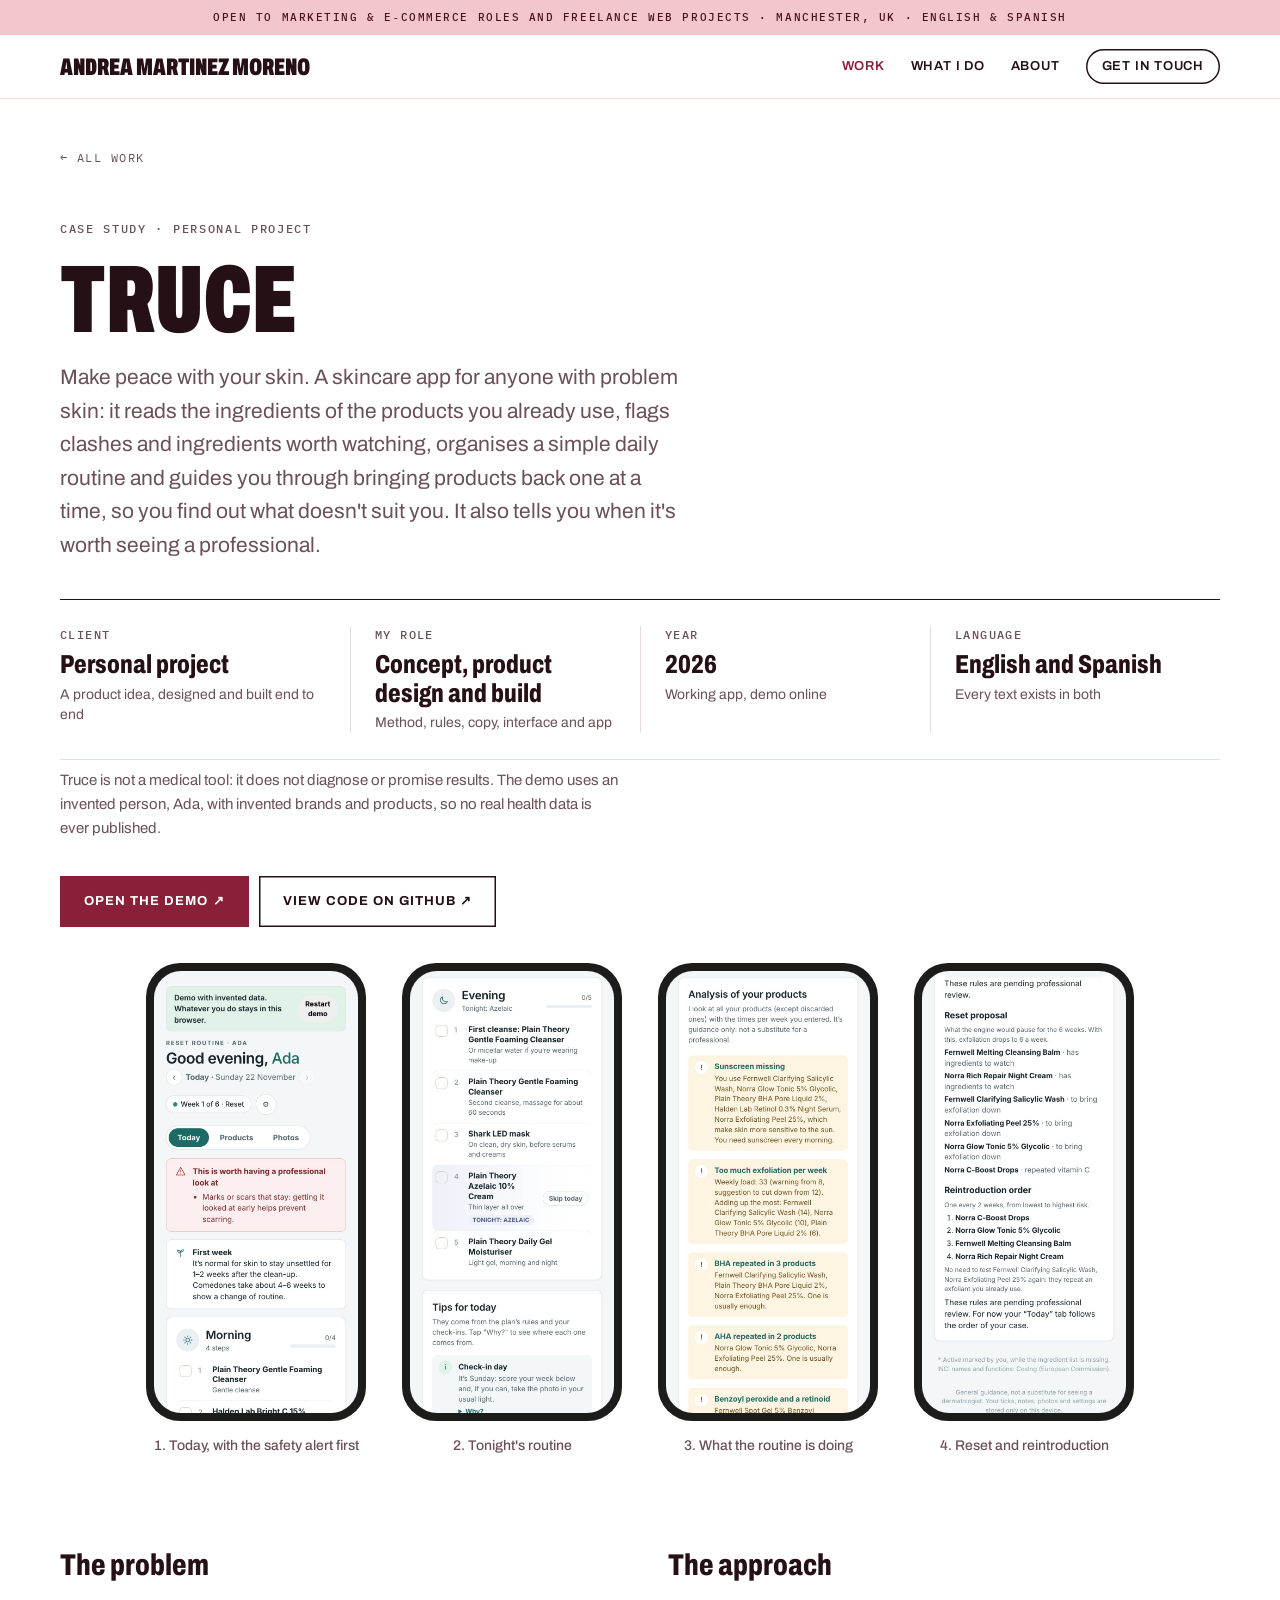
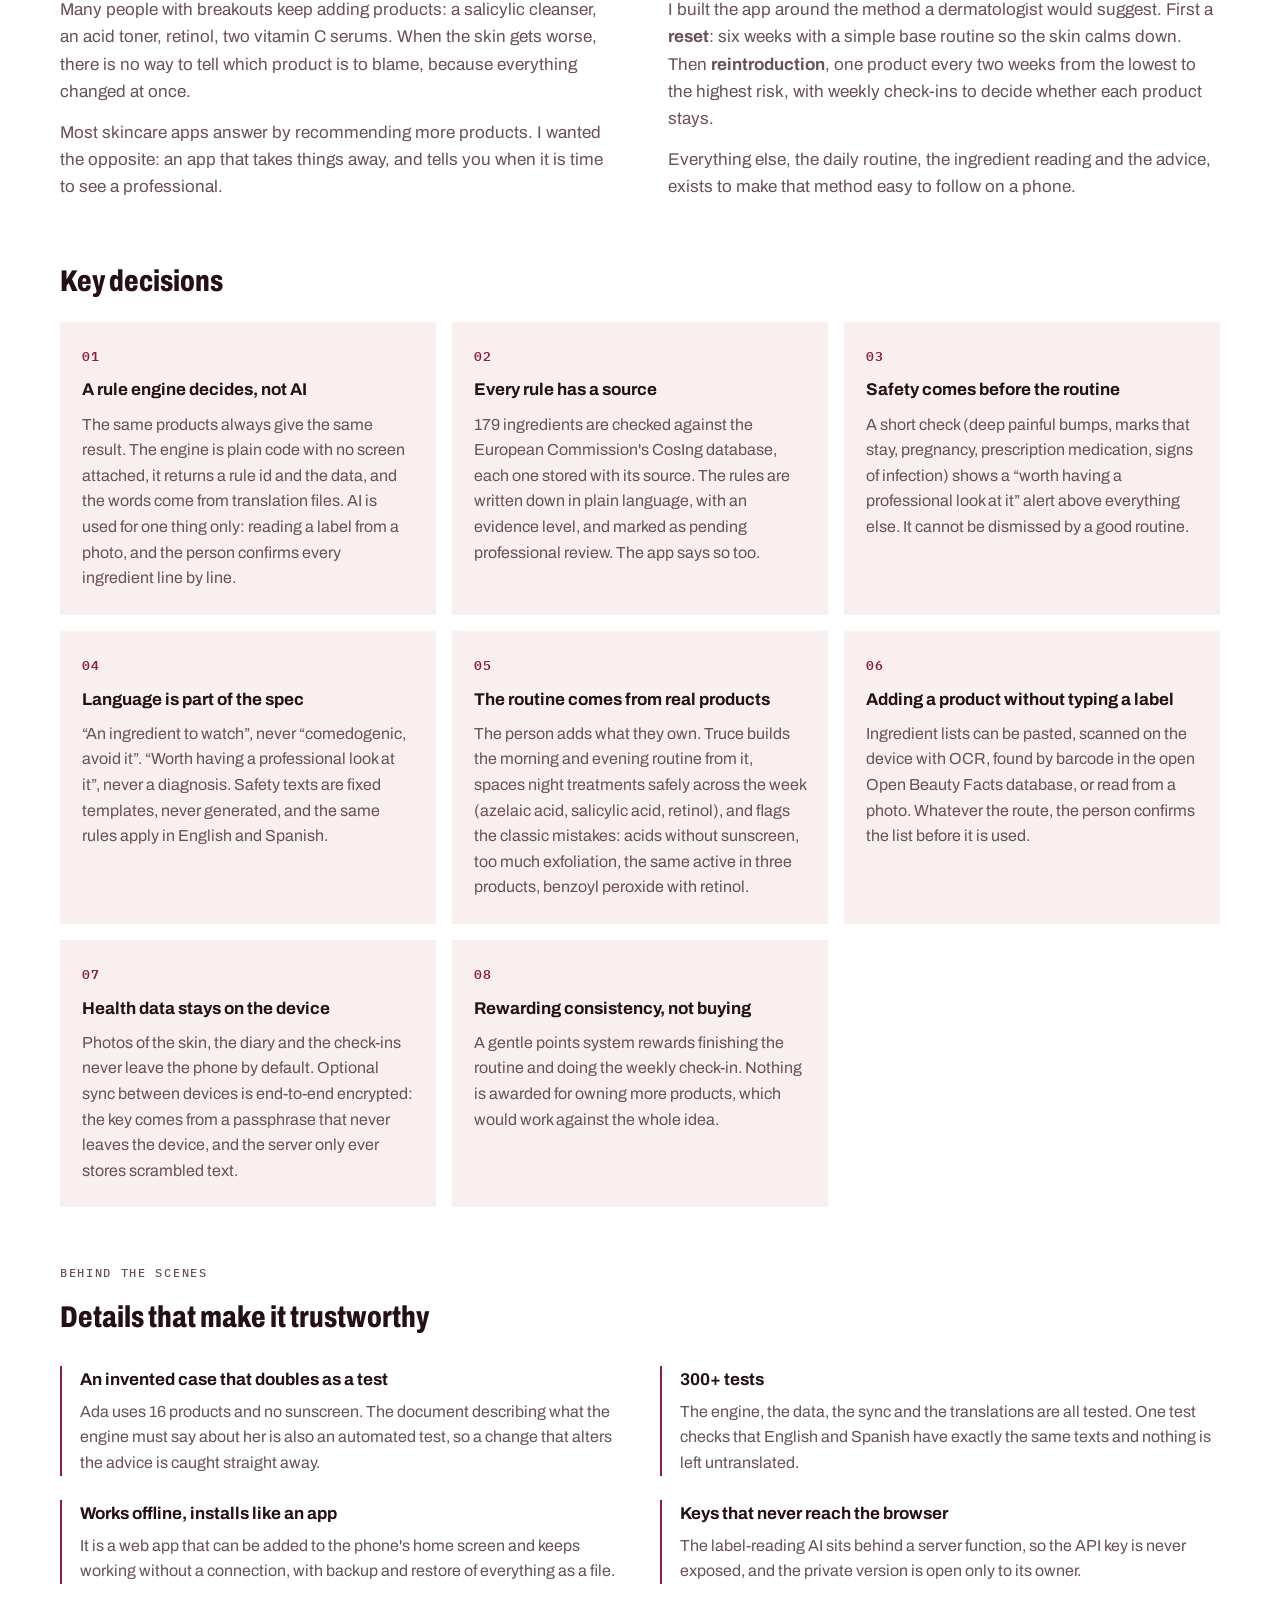
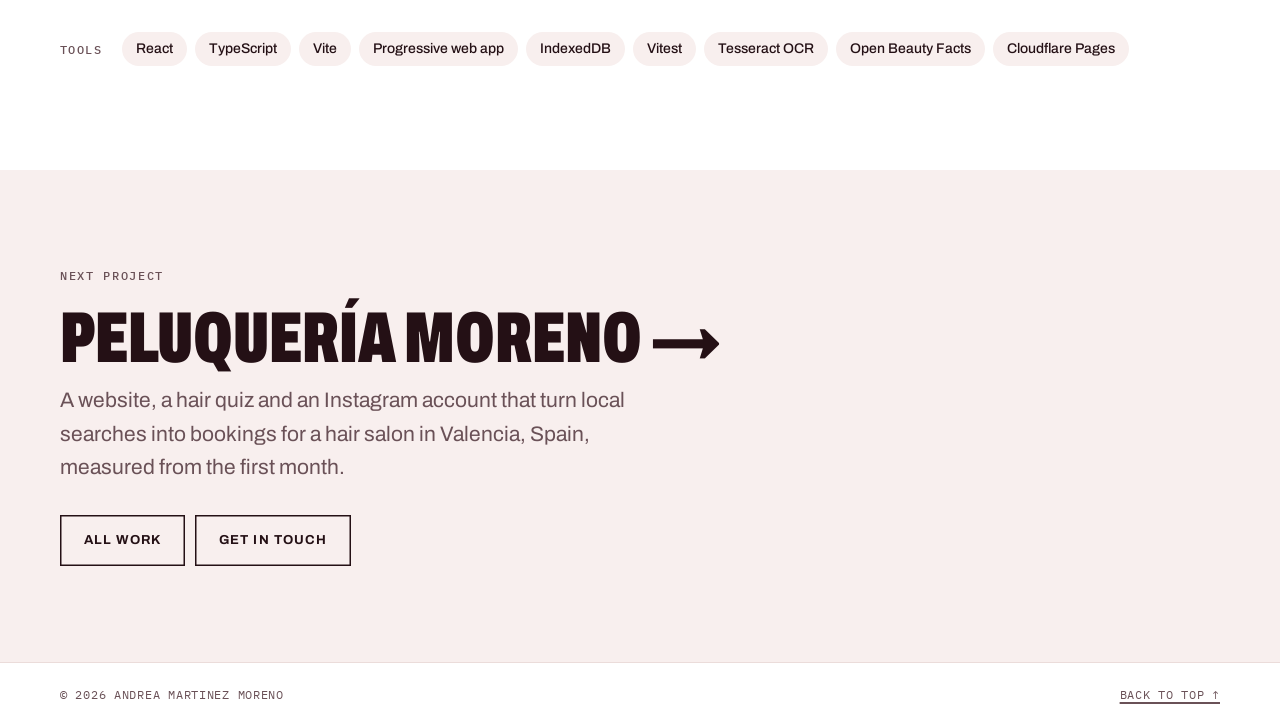
<file: work/truce.html>
<!doctype html>
<html lang="en-GB">
<head>
<meta charset="utf-8">
<meta name="viewport" content="width=device-width, initial-scale=1">
<title>Truce, a skincare routine app | Andrea Martinez Moreno</title>
<meta name="description" content="Case study: a skincare app for anyone with problem skin. It reads the ingredients of your products, organises your routine and helps you find what doesn&#39;t suit you, one product at a time, with a rule engine instead of AI making the decisions and health data kept on the device.">
<meta property="og:title" content="Truce, a skincare routine app | Andrea Martinez Moreno">
<meta property="og:description" content="Case study: a skincare app for anyone with problem skin. It reads the ingredients of your products, organises your routine and helps you find what doesn&#39;t suit you, one product at a time, with a rule engine instead of AI making the decisions and health data kept on the device.">
<meta property="og:type" content="article">
<meta property="og:url" content="https://andrea-mmo.github.io/portfolio/work/truce.html">
<meta property="og:image" content="https://andrea-mmo.github.io/portfolio/images/share-card.jpg">
<meta property="og:image:width" content="1200">
<meta property="og:image:height" content="630">
<meta name="twitter:card" content="summary_large_image">
<link rel="canonical" href="https://andrea-mmo.github.io/portfolio/work/truce.html">
<link rel="icon" href="data:image/svg+xml,%3Csvg xmlns='http://www.w3.org/2000/svg' viewBox='0 0 64 64'%3E%3Crect width='64' height='64' rx='14' fill='%238A1F38'/%3E%3Ctext x='32' y='45' font-family='Arial,sans-serif' font-weight='700' font-size='36' fill='%23FFFFFF' text-anchor='middle'%3EA%3C/text%3E%3C/svg%3E">
<link rel="preconnect" href="https://fonts.googleapis.com">
<link rel="preconnect" href="https://fonts.gstatic.com" crossorigin>
<link href="https://fonts.googleapis.com/css2?family=Archivo:wdth,wght@62..125,400..900&family=IBM+Plex+Mono:wght@400;500;600&display=swap" rel="stylesheet">
<link rel="stylesheet" href="../styles.css">
</head>
<body>

<p class="promo-bar"><span class="promo-long">Open to marketing &amp; e&#8209;commerce roles and freelance web projects · Manchester, UK · English &amp; Spanish</span><span class="promo-short">Marketing &amp; e&#8209;commerce · EN / ES</span></p>

<header class="site-header">
  <div class="container topbar">
    <a class="logo" href="../index.html">Andrea Martinez Moreno</a>
    <nav class="nav" aria-label="Main">
      <a href="../index.html#work" aria-current="true">Work</a>
      <a href="../index.html#services">What I do</a>
      <a href="../index.html#about">About</a>
      <a class="nav-cta" href="../index.html#contact">Get in touch</a>
    </nav>
  </div>
</header>

<main id="top">

  <section class="container case-page">
    <a class="back-link" href="../index.html#work">← All work</a>
    <p class="eyebrow">Case study · Personal project</p>
    <div class="case-head">
      <h1>Truce</h1>
      <p class="case-sub">Make peace with your skin. A skincare app for anyone with problem skin: it reads the ingredients of the products you already use, flags clashes and ingredients worth watching, organises a simple daily routine and guides you through bringing products back one at a time, so you find out what doesn&#39;t suit you. It also tells you when it&#39;s worth seeing a professional.</p>
    </div>

    <dl class="meta">
      <div><dt>Client</dt><dd>Personal project <span>A product idea, designed and built end to end</span></dd></div>
      <div><dt>My role</dt><dd>Concept, product design and build <span>Method, rules, copy, interface and app</span></dd></div>
      <div><dt>Year</dt><dd>2026 <span>Working app, demo online</span></dd></div>
      <div><dt>Language</dt><dd>English and Spanish <span>Every text exists in both</span></dd></div>
    </dl>

    <p class="case-note">Truce is not a medical tool: it does not diagnose or promise results. The demo uses an invented person, Ada, with invented brands and products, so no real health data is ever published.</p>

    <div class="case-links">
      <a class="btn btn-primary" href="https://andrea-mmo.github.io/truce/" target="_blank" rel="noopener">Open the demo ↗</a>
      <a class="btn btn-ghost" href="https://github.com/andrea-mmo/truce" target="_blank" rel="noopener">View code on GitHub ↗</a>
    </div>

    <ul class="phones" tabindex="0" aria-label="Screens of the Truce app">
      <li>
        <div class="phone-view"><img src="../images/truce-1-today.jpg" alt="Today screen with a professional-advice alert above the morning routine" width="750" height="1624" loading="lazy"></div>
        <span>1. Today, with the safety alert first</span>
      </li>
      <li>
        <div class="phone-view"><img src="../images/truce-2-evening.jpg" alt="Evening routine with five steps, an LED mask step and tonight's azelaic acid treatment" width="750" height="1624" loading="lazy"></div>
        <span>2. Tonight's routine</span>
      </li>
      <li>
        <div class="phone-view"><img src="../images/truce-3-analysis.jpg" alt="Analysis of the products: sunscreen missing, too much exfoliation per week, repeated acids" width="750" height="1624" loading="lazy"></div>
        <span>3. What the routine is doing</span>
      </li>
      <li>
        <div class="phone-view"><img src="../images/truce-4-reset.jpg" alt="Reset proposal listing the products to pause, and the order to bring them back one by one" width="750" height="1624" loading="lazy"></div>
        <span>4. Reset and reintroduction</span>
      </li>
    </ul>

    <div class="story">
      <article>
        <h3>The problem</h3>
        <p>Many people with breakouts keep adding products: a salicylic cleanser, an acid toner, retinol, two vitamin C serums. When the skin gets worse, there is no way to tell which product is to blame, because everything changed at once.</p>
        <p>Most skincare apps answer by recommending more products. I wanted the opposite: an app that takes things away, and tells you when it is time to see a professional.</p>
      </article>
      <article>
        <h3>The approach</h3>
        <p>I built the app around the method a dermatologist would suggest. First a <b>reset</b>: six weeks with a simple base routine so the skin calms down. Then <b>reintroduction</b>, one product every two weeks from the lowest to the highest risk, with weekly check-ins to decide whether each product stays.</p>
        <p>Everything else, the daily routine, the ingredient reading and the advice, exists to make that method easy to follow on a phone.</p>
      </article>
    </div>

    <h3 class="decisions-title">Key decisions</h3>
    <ol class="decisions">
      <li>
        <h4>A rule engine decides, not AI</h4>
        <p>The same products always give the same result. The engine is plain code with no screen attached, it returns a rule id and the data, and the words come from translation files. AI is used for one thing only: reading a label from a photo, and the person confirms every ingredient line by line.</p>
      </li>
      <li>
        <h4>Every rule has a source</h4>
        <p>179 ingredients are checked against the European Commission's CosIng database, each one stored with its source. The rules are written down in plain language, with an evidence level, and marked as pending professional review. The app says so too.</p>
      </li>
      <li>
        <h4>Safety comes before the routine</h4>
        <p>A short check (deep painful bumps, marks that stay, pregnancy, prescription medication, signs of infection) shows a “worth having a professional look at it” alert above everything else. It cannot be dismissed by a good routine.</p>
      </li>
      <li>
        <h4>Language is part of the spec</h4>
        <p>“An ingredient to watch”, never “comedogenic, avoid it”. “Worth having a professional look at it”, never a diagnosis. Safety texts are fixed templates, never generated, and the same rules apply in English and Spanish.</p>
      </li>
      <li>
        <h4>The routine comes from real products</h4>
        <p>The person adds what they own. Truce builds the morning and evening routine from it, spaces night treatments safely across the week (azelaic acid, salicylic acid, retinol), and flags the classic mistakes: acids without sunscreen, too much exfoliation, the same active in three products, benzoyl peroxide with retinol.</p>
      </li>
      <li>
        <h4>Adding a product without typing a label</h4>
        <p>Ingredient lists can be pasted, scanned on the device with OCR, found by barcode in the open Open Beauty Facts database, or read from a photo. Whatever the route, the person confirms the list before it is used.</p>
      </li>
      <li>
        <h4>Health data stays on the device</h4>
        <p>Photos of the skin, the diary and the check-ins never leave the phone by default. Optional sync between devices is end-to-end encrypted: the key comes from a passphrase that never leaves the device, and the server only ever stores scrambled text.</p>
      </li>
      <li>
        <h4>Rewarding consistency, not buying</h4>
        <p>A gentle points system rewards finishing the routine and doing the weekly check-in. Nothing is awarded for owning more products, which would work against the whole idea.</p>
      </li>
    </ol>

    <div class="beyond beyond-plain">
      <div class="quiz-intro">
        <p class="eyebrow">Behind the scenes</p>
        <h3 class="decisions-title">Details that make it trustworthy</h3>
      </div>
      <ul class="quiz-points">
        <li>
          <h4>An invented case that doubles as a test</h4>
          <p>Ada uses 16 products and no sunscreen. The document describing what the engine must say about her is also an automated test, so a change that alters the advice is caught straight away.</p>
        </li>
        <li>
          <h4>300+ tests</h4>
          <p>The engine, the data, the sync and the translations are all tested. One test checks that English and Spanish have exactly the same texts and nothing is left untranslated.</p>
        </li>
        <li>
          <h4>Works offline, installs like an app</h4>
          <p>It is a web app that can be added to the phone's home screen and keeps working without a connection, with backup and restore of everything as a file.</p>
        </li>
        <li>
          <h4>Keys that never reach the browser</h4>
          <p>The label-reading AI sits behind a server function, so the API key is never exposed, and the private version is open only to its owner.</p>
        </li>
      </ul>
    </div>

    <div class="tools">
      <span class="tools-label">Tools</span>
      <ul>
        <li>React</li>
        <li>TypeScript</li>
        <li>Vite</li>
        <li>Progressive web app</li>
        <li>IndexedDB</li>
        <li>Vitest</li>
        <li>Tesseract OCR</li>
        <li>Open Beauty Facts</li>
        <li>Cloudflare Pages</li>
      </ul>
    </div>
  </section>

  <section class="band case-nav">
    <div class="container">
      <p class="eyebrow">Next project</p>
      <a class="next-project" href="peluqueria-moreno.html">
        <span class="next-name">Peluquería Moreno →</span>
        <span class="next-sub">A website, a hair quiz and an Instagram account that turn local searches into bookings for a hair salon in Valencia, Spain, measured from the first month.</span>
      </a>
      <div class="actions">
        <a class="btn btn-ghost" href="../index.html#work">All work</a>
        <a class="btn btn-ghost" href="../index.html#contact">Get in touch</a>
      </div>
    </div>
  </section>

</main>

<footer class="site-footer">
  <div class="container footer-inner">
    <span>© 2026 Andrea Martinez Moreno</span>
    <a href="#top">Back to top ↑</a>
  </div>
</footer>

</body>
</html>
</file>
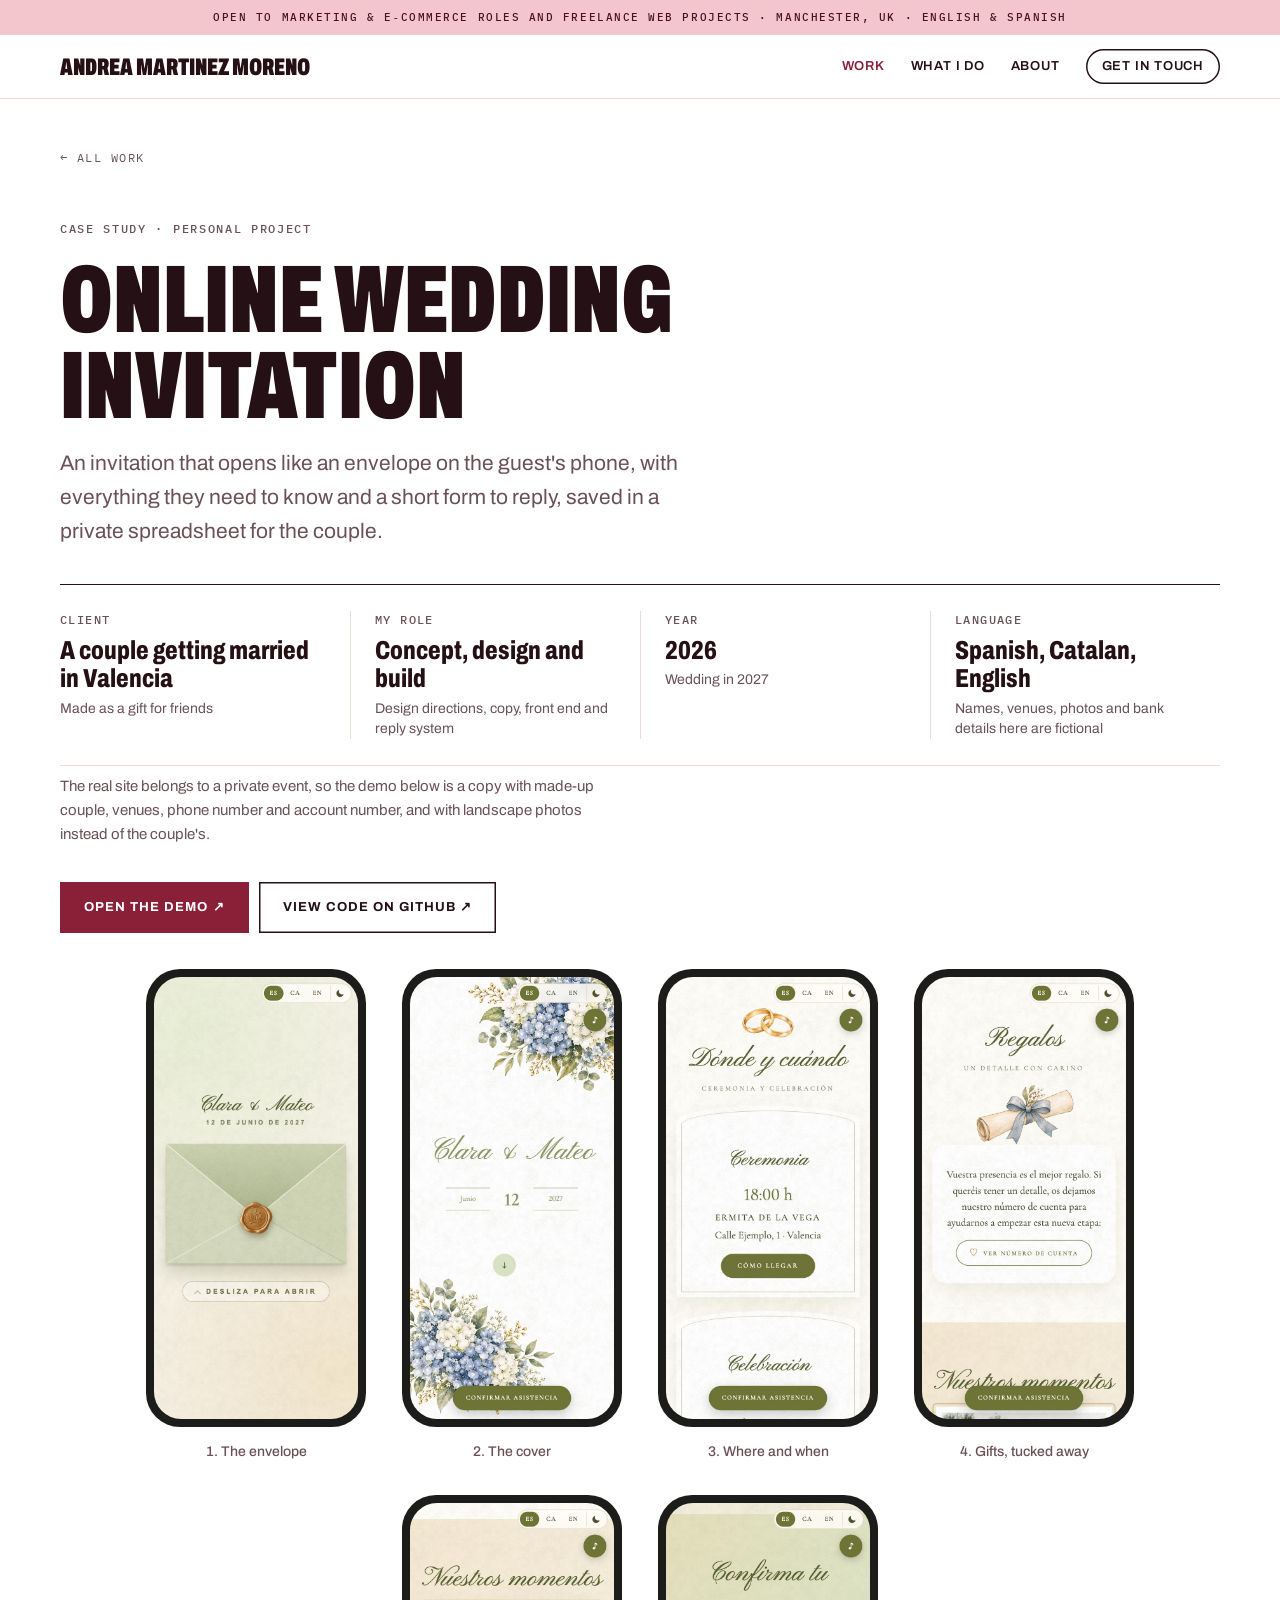
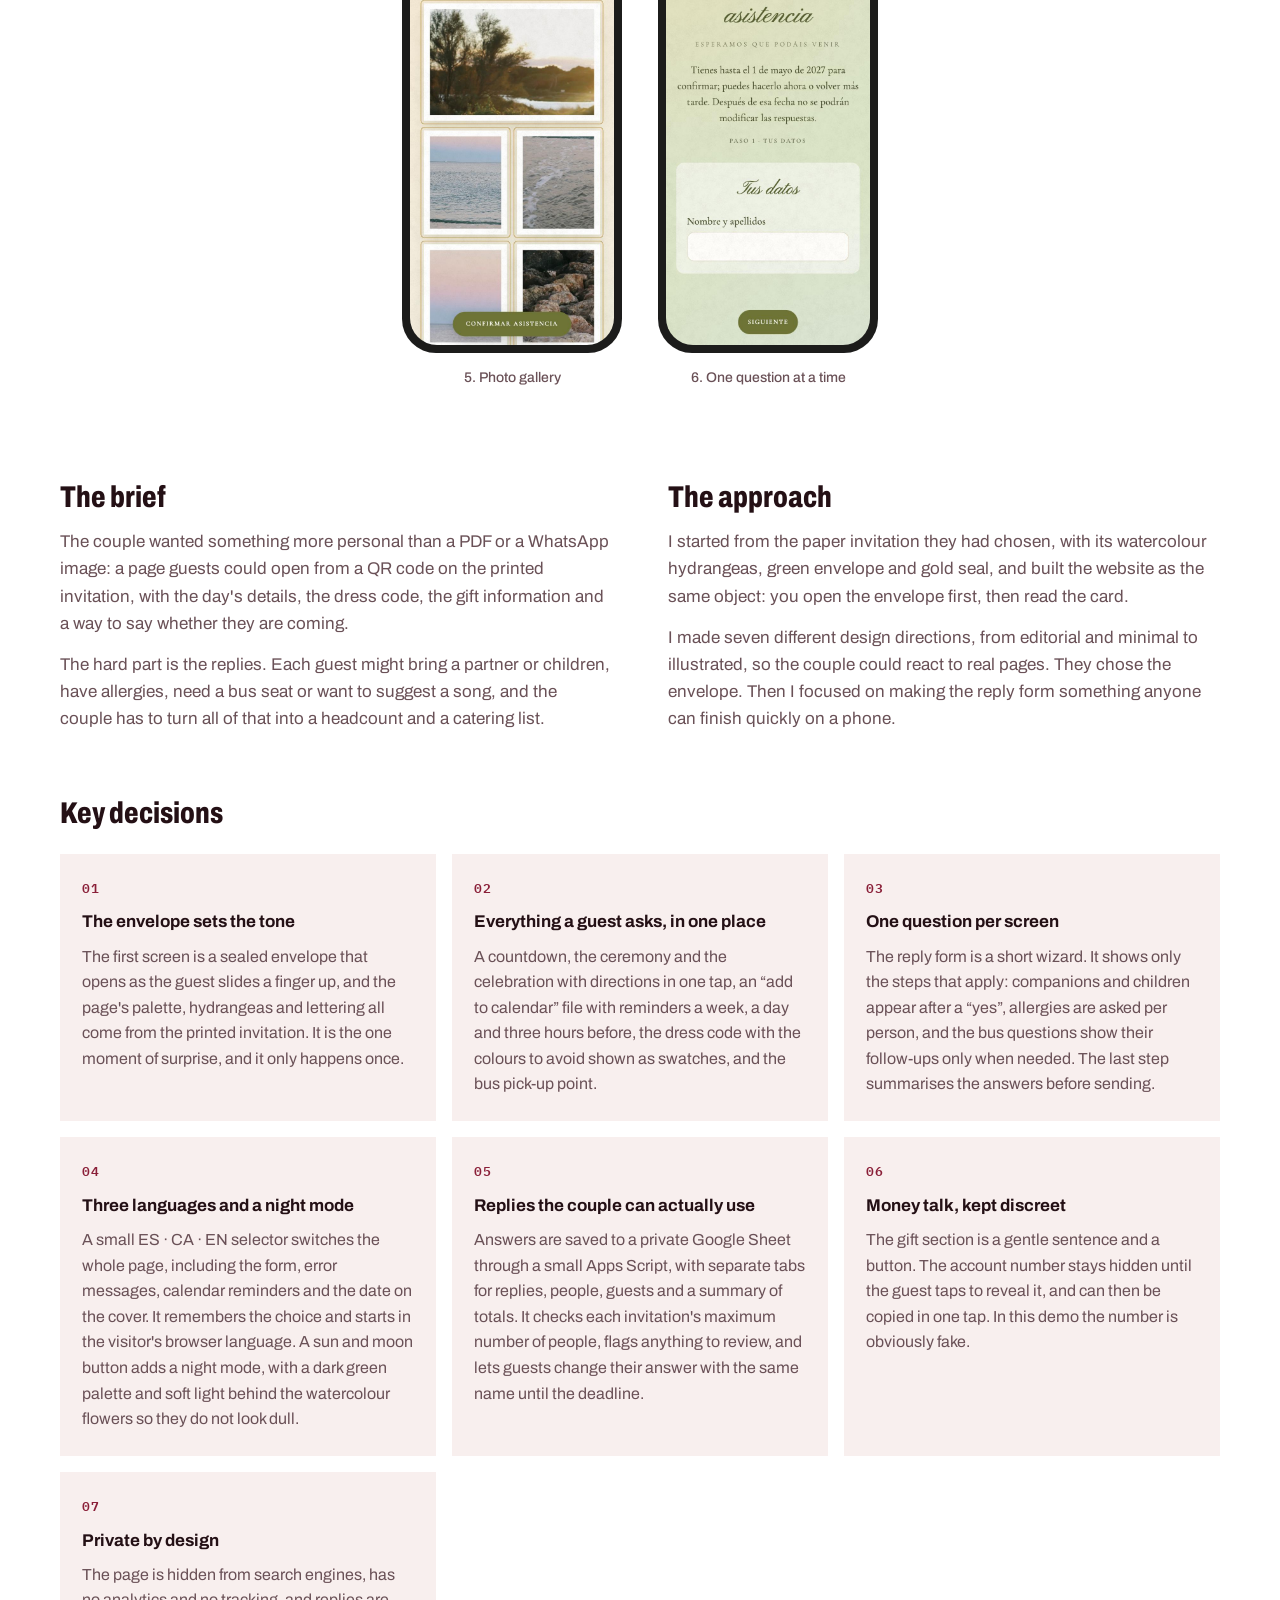
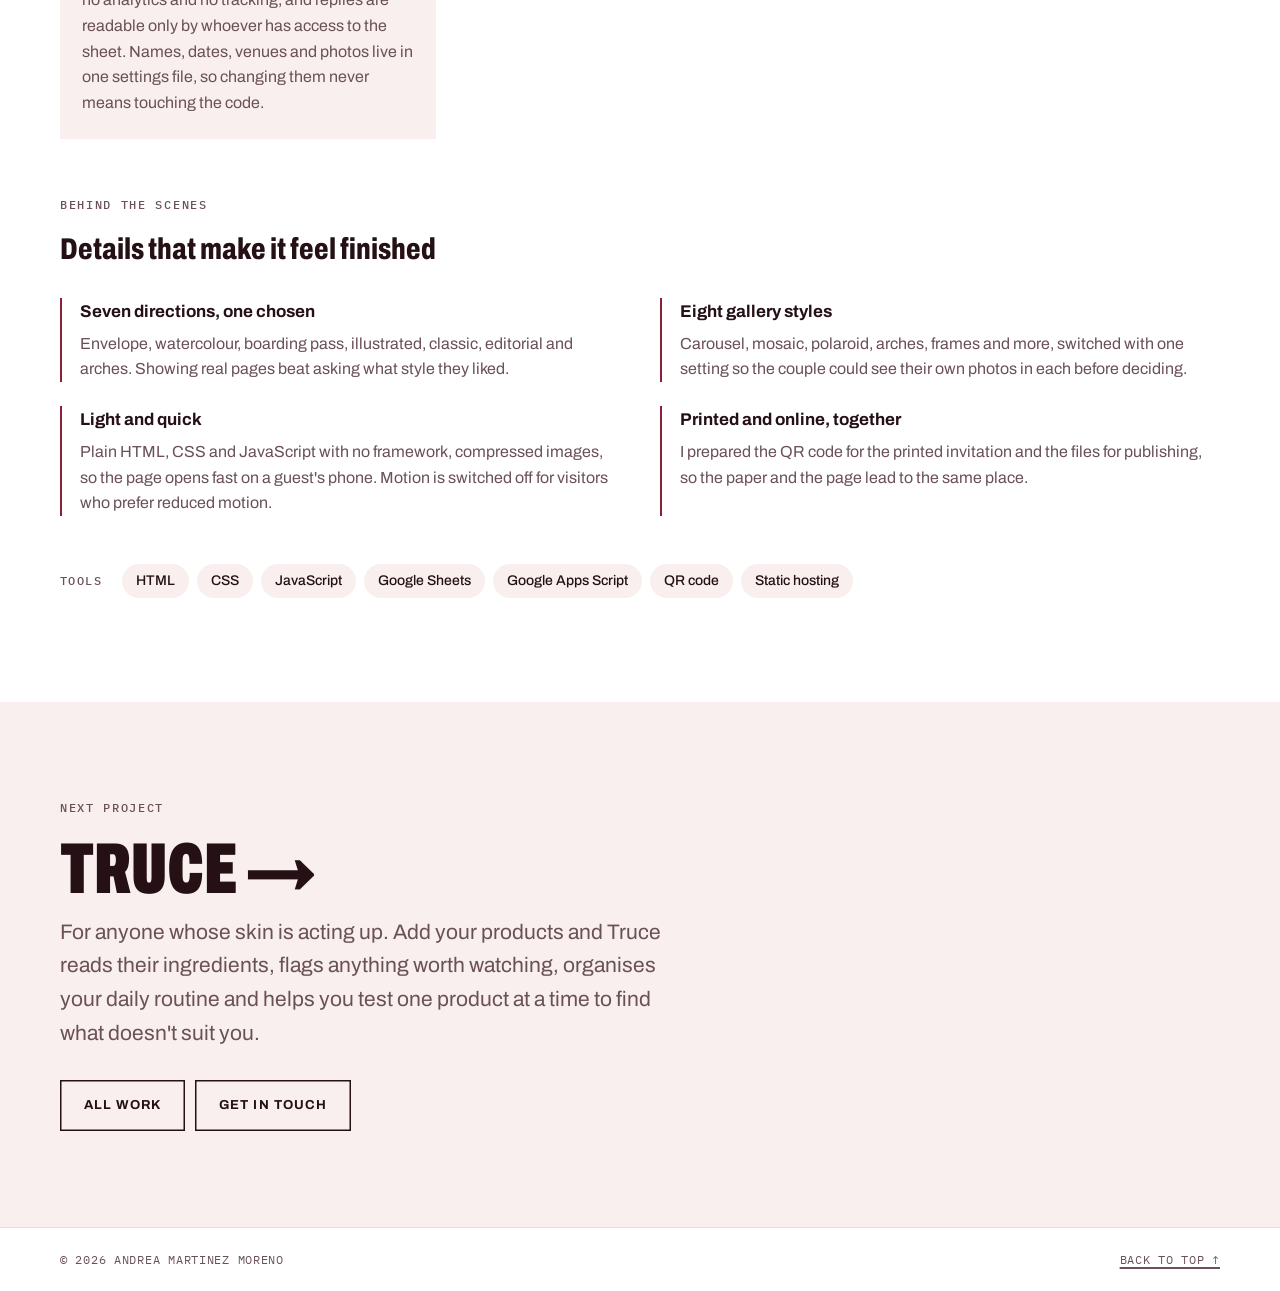
<file: work/wedding-invitation.html>
<!doctype html>
<html lang="en-GB">
<head>
<meta charset="utf-8">
<meta name="viewport" content="width=device-width, initial-scale=1">
<title>Online wedding invitation | Andrea Martinez Moreno</title>
<meta name="description" content="Case study: a mobile-first wedding invitation website with an envelope opening, a step-by-step RSVP form and a private Google Sheet for the replies. Names, photos and bank details are fictional.">
<meta property="og:title" content="Online wedding invitation | Andrea Martinez Moreno">
<meta property="og:description" content="Case study: a mobile-first wedding invitation website with an envelope opening, a step-by-step RSVP form and a private Google Sheet for the replies. Names, photos and bank details are fictional.">
<meta property="og:type" content="article">
<meta property="og:url" content="https://andrea-mmo.github.io/portfolio/work/wedding-invitation.html">
<meta property="og:image" content="https://andrea-mmo.github.io/portfolio/images/share-card.jpg">
<meta property="og:image:width" content="1200">
<meta property="og:image:height" content="630">
<meta name="twitter:card" content="summary_large_image">
<link rel="canonical" href="https://andrea-mmo.github.io/portfolio/work/wedding-invitation.html">
<link rel="icon" href="data:image/svg+xml,%3Csvg xmlns='http://www.w3.org/2000/svg' viewBox='0 0 64 64'%3E%3Crect width='64' height='64' rx='14' fill='%238A1F38'/%3E%3Ctext x='32' y='45' font-family='Arial,sans-serif' font-weight='700' font-size='36' fill='%23FFFFFF' text-anchor='middle'%3EA%3C/text%3E%3C/svg%3E">
<link rel="preconnect" href="https://fonts.googleapis.com">
<link rel="preconnect" href="https://fonts.gstatic.com" crossorigin>
<link href="https://fonts.googleapis.com/css2?family=Archivo:wdth,wght@62..125,400..900&family=IBM+Plex+Mono:wght@400;500;600&display=swap" rel="stylesheet">
<link rel="stylesheet" href="../styles.css">
</head>
<body>

<p class="promo-bar"><span class="promo-long">Open to marketing &amp; e&#8209;commerce roles and freelance web projects · Manchester, UK · English &amp; Spanish</span><span class="promo-short">Marketing &amp; e&#8209;commerce · EN / ES</span></p>

<header class="site-header">
  <div class="container topbar">
    <a class="logo" href="../index.html">Andrea Martinez Moreno</a>
    <nav class="nav" aria-label="Main">
      <a href="../index.html#work" aria-current="true">Work</a>
      <a href="../index.html#services">What I do</a>
      <a href="../index.html#about">About</a>
      <a class="nav-cta" href="../index.html#contact">Get in touch</a>
    </nav>
  </div>
</header>

<main id="top">

  <section class="container case-page">
    <a class="back-link" href="../index.html#work">← All work</a>
    <p class="eyebrow">Case study · Personal project</p>
    <div class="case-head">
      <h1>Online wedding invitation</h1>
      <p class="case-sub">An invitation that opens like an envelope on the guest's phone, with everything they need to know and a short form to reply, saved in a private spreadsheet for the couple.</p>
    </div>

    <dl class="meta">
      <div><dt>Client</dt><dd>A couple getting married in Valencia <span>Made as a gift for friends</span></dd></div>
      <div><dt>My role</dt><dd>Concept, design and build <span>Design directions, copy, front end and reply system</span></dd></div>
      <div><dt>Year</dt><dd>2026 <span>Wedding in 2027</span></dd></div>
      <div><dt>Language</dt><dd>Spanish, Catalan, English <span>Names, venues, photos and bank details here are fictional</span></dd></div>
    </dl>

    <p class="case-note">The real site belongs to a private event, so the demo below is a copy with made-up couple, venues, phone number and account number, and with landscape photos instead of the couple's.</p>

    <div class="case-links">
      <a class="btn btn-primary" href="https://andrea-mmo.github.io/invitaciones/plantillas/boda-sobre-sello/" target="_blank" rel="noopener">Open the demo ↗</a>
      <a class="btn btn-ghost" href="https://github.com/andrea-mmo/invitaciones/tree/main/plantillas/boda-sobre-sello" target="_blank" rel="noopener">View code on GitHub ↗</a>
    </div>

    <ul class="phones phones-wrap" tabindex="0" aria-label="Screens of the wedding invitation">
      <li>
        <div class="phone-view"><img src="../images/boda-1-sobre.jpg" alt="Closed green envelope with a gold wax seal and the text Slide to open" width="750" height="1624" loading="lazy"></div>
        <span>1. The envelope</span>
      </li>
      <li>
        <div class="phone-view"><img src="../images/boda-2-portada.jpg" alt="Invitation cover with blue and white hydrangeas, the couple's names and the date" width="750" height="1624" loading="lazy"></div>
        <span>2. The cover</span>
      </li>
      <li>
        <div class="phone-view"><img src="../images/boda-3-donde-cuando.jpg" alt="Where and when section with an arched card for the ceremony, the time, the venue and a directions button" width="750" height="1624" loading="lazy"></div>
        <span>3. Where and when</span>
      </li>
      <li>
        <div class="phone-view"><img src="../images/boda-5-regalos.jpg" alt="Gifts section with an illustrated scroll and a button that reveals the account number" width="750" height="1624" loading="lazy"></div>
        <span>4. Gifts, tucked away</span>
      </li>
      <li>
        <div class="phone-view"><img src="../images/boda-4-galeria.jpg" alt="Photo gallery in framed pictures" width="750" height="1624" loading="lazy"></div>
        <span>5. Photo gallery</span>
      </li>
      <li>
        <div class="phone-view"><img src="../images/boda-6-confirmar.jpg" alt="First step of the reply form, asking for the guest's name, with a Next button" width="750" height="1624" loading="lazy"></div>
        <span>6. One question at a time</span>
      </li>
    </ul>

    <div class="story">
      <article>
        <h3>The brief</h3>
        <p>The couple wanted something more personal than a PDF or a WhatsApp image: a page guests could open from a QR code on the printed invitation, with the day's details, the dress code, the gift information and a way to say whether they are coming.</p>
        <p>The hard part is the replies. Each guest might bring a partner or children, have allergies, need a bus seat or want to suggest a song, and the couple has to turn all of that into a headcount and a catering list.</p>
      </article>
      <article>
        <h3>The approach</h3>
        <p>I started from the paper invitation they had chosen, with its watercolour hydrangeas, green envelope and gold seal, and built the website as the same object: you open the envelope first, then read the card.</p>
        <p>I made seven different design directions, from editorial and minimal to illustrated, so the couple could react to real pages. They chose the envelope. Then I focused on making the reply form something anyone can finish quickly on a phone.</p>
      </article>
    </div>

    <h3 class="decisions-title">Key decisions</h3>
    <ol class="decisions">
      <li>
        <h4>The envelope sets the tone</h4>
        <p>The first screen is a sealed envelope that opens as the guest slides a finger up, and the page's palette, hydrangeas and lettering all come from the printed invitation. It is the one moment of surprise, and it only happens once.</p>
      </li>
      <li>
        <h4>Everything a guest asks, in one place</h4>
        <p>A countdown, the ceremony and the celebration with directions in one tap, an “add to calendar” file with reminders a week, a day and three hours before, the dress code with the colours to avoid shown as swatches, and the bus pick-up point.</p>
      </li>
      <li>
        <h4>One question per screen</h4>
        <p>The reply form is a short wizard. It shows only the steps that apply: companions and children appear after a “yes”, allergies are asked per person, and the bus questions show their follow-ups only when needed. The last step summarises the answers before sending.</p>
      </li>
      <li>
        <h4>Three languages and a night mode</h4>
        <p>A small ES · CA · EN selector switches the whole page, including the form, error messages, calendar reminders and the date on the cover. It remembers the choice and starts in the visitor's browser language. A sun and moon button adds a night mode, with a dark green palette and soft light behind the watercolour flowers so they do not look dull.</p>
      </li>
      <li>
        <h4>Replies the couple can actually use</h4>
        <p>Answers are saved to a private Google Sheet through a small Apps Script, with separate tabs for replies, people, guests and a summary of totals. It checks each invitation's maximum number of people, flags anything to review, and lets guests change their answer with the same name until the deadline.</p>
      </li>
      <li>
        <h4>Money talk, kept discreet</h4>
        <p>The gift section is a gentle sentence and a button. The account number stays hidden until the guest taps to reveal it, and can then be copied in one tap. In this demo the number is obviously fake.</p>
      </li>
      <li>
        <h4>Private by design</h4>
        <p>The page is hidden from search engines, has no analytics and no tracking, and replies are readable only by whoever has access to the sheet. Names, dates, venues and photos live in one settings file, so changing them never means touching the code.</p>
      </li>
    </ol>

    <div class="beyond beyond-plain">
      <div class="quiz-intro">
        <p class="eyebrow">Behind the scenes</p>
        <h3 class="decisions-title">Details that make it feel finished</h3>
      </div>
      <ul class="quiz-points">
        <li>
          <h4>Seven directions, one chosen</h4>
          <p>Envelope, watercolour, boarding pass, illustrated, classic, editorial and arches. Showing real pages beat asking what style they liked.</p>
        </li>
        <li>
          <h4>Eight gallery styles</h4>
          <p>Carousel, mosaic, polaroid, arches, frames and more, switched with one setting so the couple could see their own photos in each before deciding.</p>
        </li>
        <li>
          <h4>Light and quick</h4>
          <p>Plain HTML, CSS and JavaScript with no framework, compressed images, so the page opens fast on a guest's phone. Motion is switched off for visitors who prefer reduced motion.</p>
        </li>
        <li>
          <h4>Printed and online, together</h4>
          <p>I prepared the QR code for the printed invitation and the files for publishing, so the paper and the page lead to the same place.</p>
        </li>
      </ul>
    </div>

    <div class="tools">
      <span class="tools-label">Tools</span>
      <ul>
        <li>HTML</li>
        <li>CSS</li>
        <li>JavaScript</li>
        <li>Google Sheets</li>
        <li>Google Apps Script</li>
        <li>QR code</li>
        <li>Static hosting</li>
      </ul>
    </div>
  </section>

  <section class="band case-nav">
    <div class="container">
      <p class="eyebrow">Next project</p>
      <a class="next-project" href="truce.html">
        <span class="next-name">Truce →</span>
        <span class="next-sub">For anyone whose skin is acting up. Add your products and Truce reads their ingredients, flags anything worth watching, organises your daily routine and helps you test one product at a time to find what doesn&#39;t suit you.</span>
      </a>
      <div class="actions">
        <a class="btn btn-ghost" href="../index.html#work">All work</a>
        <a class="btn btn-ghost" href="../index.html#contact">Get in touch</a>
      </div>
    </div>
  </section>

</main>

<footer class="site-footer">
  <div class="container footer-inner">
    <span>© 2026 Andrea Martinez Moreno</span>
    <a href="#top">Back to top ↑</a>
  </div>
</footer>

</body>
</html>
</file>
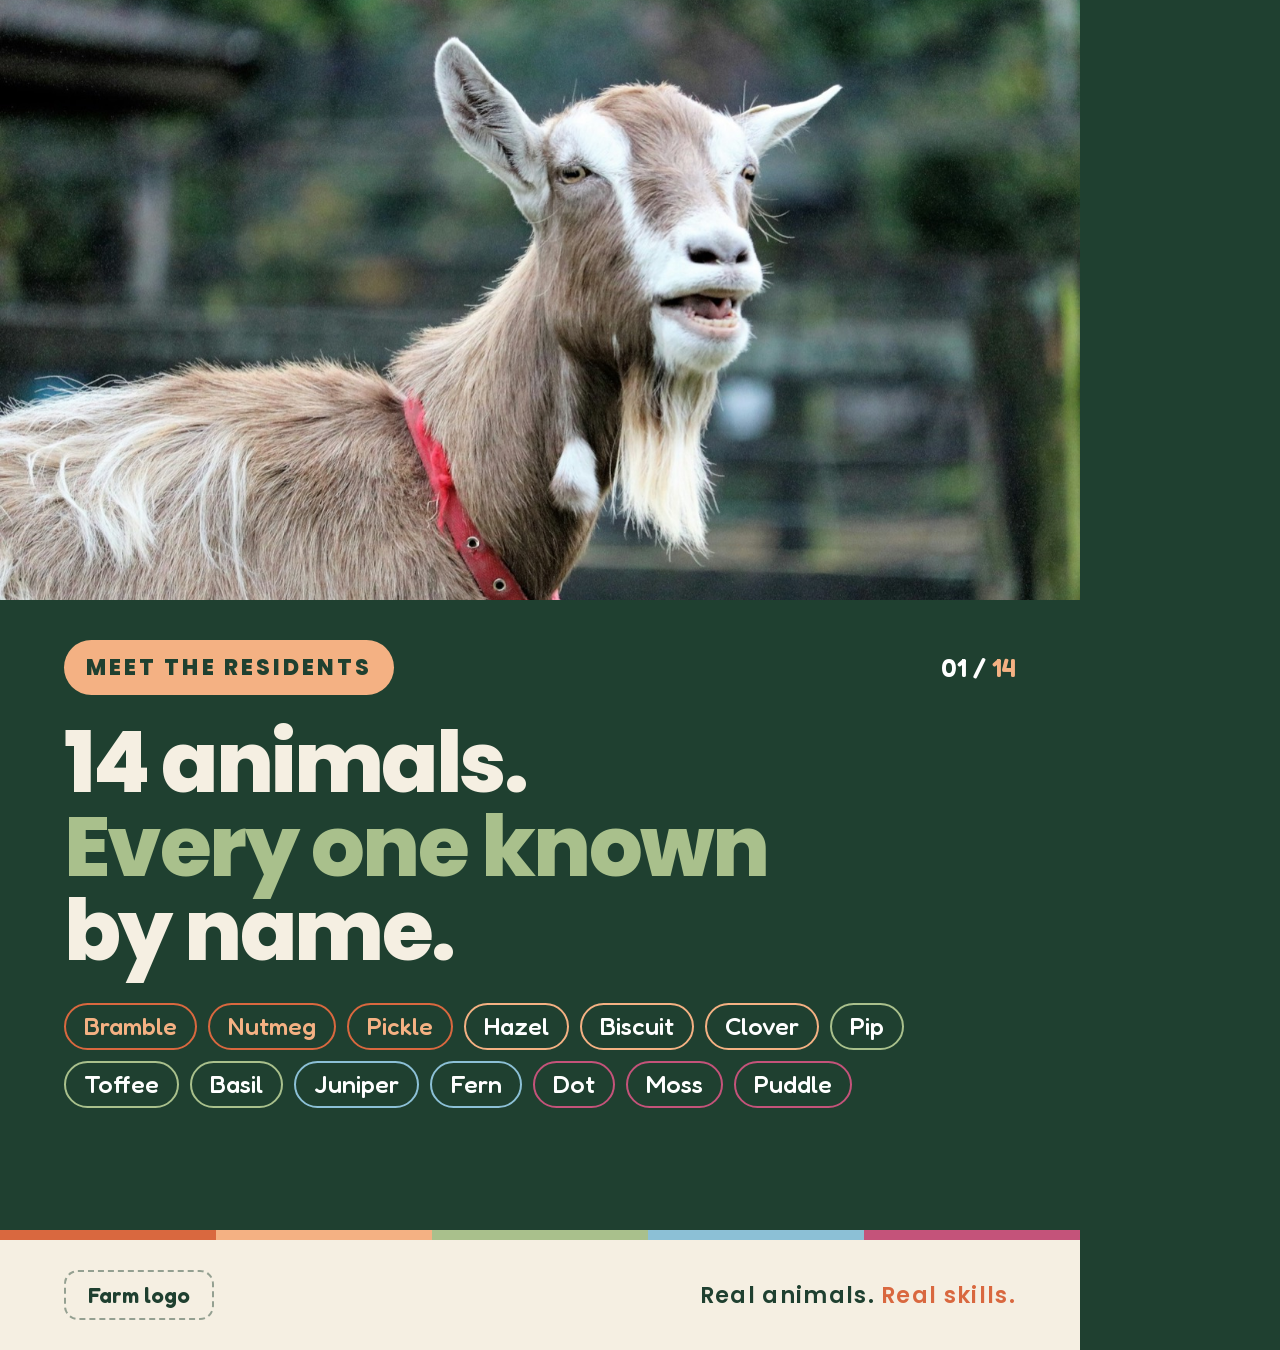
<file: demos/care-farm/post1-meet-the-residents.html>
<!doctype html>
<html lang="en-GB"><head><meta charset="utf-8">
<title>Post 01 · Meet the residents (anonymised demo)</title>
<link href="assets/fonts.css" rel="stylesheet">
<!-- Anonymised version of a creative task. Fictional animal names, stock photo (Angela Newman, Unsplash), no client name or logo. -->
<style>
  :root{--forest:#1f4030;--cream:#f5efe2;--terra:#d9683f;--peach:#f4b183;--sage:#a9c08c;--sky:#8cc0d6;--berry:#c4537a}
  *{box-sizing:border-box;margin:0;padding:0}
  body{width:1080px;height:1350px;overflow:hidden;font-family:Poppins,sans-serif;background:var(--forest)}
  .post{position:relative;width:1080px;height:1350px;overflow:hidden;background:var(--forest)}
  .photo{position:absolute;left:0;right:0;top:0;height:600px;background:url(assets/goat.jpg) 50% 30%/cover no-repeat}
  .content{position:absolute;left:64px;right:64px;top:640px}
  .row{display:flex;justify-content:space-between;align-items:center}
  .tag{background:var(--peach);color:var(--forest);font-weight:800;font-size:22px;letter-spacing:.14em;padding:11px 22px;border-radius:40px}
  .count{font-family:Fredoka,sans-serif;font-weight:600;color:#fff;font-size:26px}
  .count b{color:var(--peach);font-weight:600}
  h1{margin-top:26px;color:var(--cream);font-weight:800;font-size:84px;line-height:1;letter-spacing:-.03em}
  h1 span{color:var(--sage)}
  .names{margin-top:30px;display:flex;flex-wrap:wrap;gap:11px}
  .names i{font-style:normal;font-family:Fredoka,sans-serif;font-weight:500;font-size:25px;color:#fff;padding:6px 18px 7px;border-radius:30px;border:2px solid rgba(255,255,255,.35)}
  .names i.g{border-color:var(--terra);color:var(--peach)}
  .names i.h{border-color:var(--peach)} .names i.r{border-color:var(--sage)}
  .names i.p{border-color:var(--sky)} .names i.d{border-color:var(--berry)}
  .foot{position:absolute;left:0;right:0;bottom:0;height:110px;background:var(--cream);display:flex;align-items:center;justify-content:space-between;padding:0 64px}
  .mark{font-family:Fredoka,sans-serif;font-weight:600;font-size:22px;color:var(--forest);border:2px dashed rgba(31,64,48,.45);border-radius:14px;padding:10px 22px}
  .foot p{color:var(--forest);font-weight:600;font-size:22px;letter-spacing:.06em}
  .foot p span{color:var(--terra)}
  .stripe{position:absolute;left:0;right:0;bottom:110px;height:10px;display:flex}
  .stripe div{flex:1}
</style></head>
<body><div class="post">
  <div class="photo" role="img" aria-label="A white and brown goat looking at the camera with its mouth open, as if laughing"></div>
  <div class="content">
    <div class="row"><div class="tag">MEET THE RESIDENTS</div><div class="count">01 / <b>14</b></div></div>
    <h1>14 animals.<br><span>Every one known</span><br>by name.</h1>
    <div class="names">
      <i class="g">Bramble</i><i class="g">Nutmeg</i><i class="g">Pickle</i>
      <i class="h">Hazel</i><i class="h">Biscuit</i><i class="h">Clover</i>
      <i class="r">Pip</i><i class="r">Toffee</i><i class="r">Basil</i>
      <i class="p">Juniper</i><i class="p">Fern</i>
      <i class="d">Dot</i><i class="d">Moss</i><i class="d">Puddle</i>
    </div>
  </div>
  <div class="stripe"><div style="background:var(--terra)"></div><div style="background:var(--peach)"></div><div style="background:var(--sage)"></div><div style="background:var(--sky)"></div><div style="background:var(--berry)"></div></div>
  <div class="foot"><span class="mark">Farm logo</span><p>Real animals. <span>Real skills.</span></p></div>
</div></body></html>
</file>
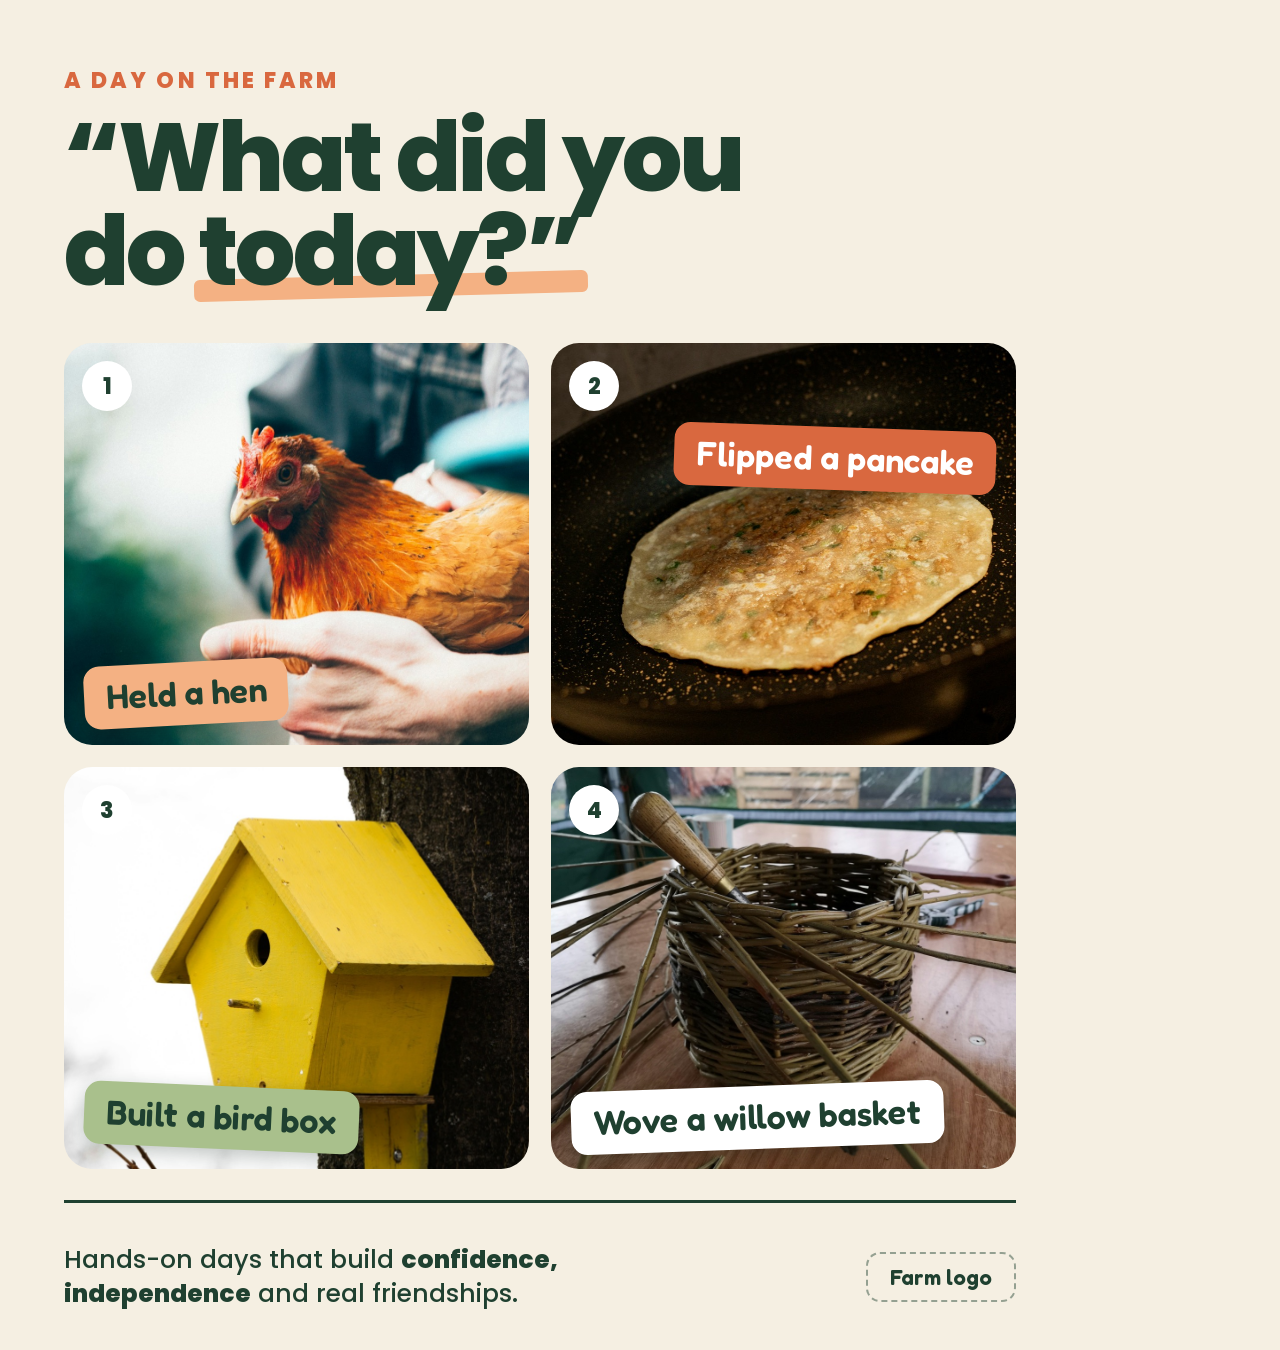
<file: demos/care-farm/post2-what-did-you-do-today.html>
<!doctype html>
<html lang="en-GB"><head><meta charset="utf-8">
<title>Post 02 · What did you do today? (anonymised demo)</title>
<link href="assets/fonts.css" rel="stylesheet">
<!-- Anonymised version of a creative task. Stock photos from Unsplash: Sarah Halliday, C Cai, Carson van Tol, Kerry Nicholson. -->
<style>
  :root{--forest:#1f4030;--cream:#f5efe2;--terra:#d9683f;--peach:#f4b183;--sage:#a9c08c;--sky:#8cc0d6;--berry:#c4537a}
  *{box-sizing:border-box;margin:0;padding:0}
  body{width:1080px;height:1350px;overflow:hidden;font-family:Poppins,sans-serif;background:var(--cream)}
  .post{position:relative;width:1080px;height:1350px;padding:64px 64px 0}
  .kicker{font-weight:800;font-size:22px;letter-spacing:.14em;color:var(--terra)}
  h1{margin-top:14px;color:var(--forest);font-weight:800;font-size:96px;line-height:.98;letter-spacing:-.03em}
  h1 .u{position:relative;display:inline-block;z-index:0}
  h1 .u::after{content:"";position:absolute;left:-4px;right:-8px;bottom:2px;height:22px;background:var(--peach);z-index:-1;border-radius:6px;transform:rotate(-1.5deg)}
  .grid{margin-top:44px;display:grid;grid-template-columns:1fr 1fr;gap:22px;height:826px}
  .card{position:relative;border-radius:28px;overflow:hidden;background-size:cover;background-repeat:no-repeat}
  .label{position:absolute;left:20px;bottom:20px;font-family:Fredoka,sans-serif;font-weight:600;font-size:34px;color:var(--forest);padding:10px 22px 12px;border-radius:16px;box-shadow:0 6px 18px rgba(20,40,30,.25)}
  .n{position:absolute;top:18px;left:18px;width:50px;height:50px;border-radius:50%;background:#fff;color:var(--forest);font-weight:800;font-size:22px;display:grid;place-items:center}
  .foot{position:absolute;left:64px;right:64px;bottom:0;height:150px;display:flex;align-items:center;justify-content:space-between;border-top:3px solid var(--forest)}
  .foot p{font-size:25px;line-height:1.35;color:var(--forest);font-weight:500;max-width:620px}
  .foot p b{font-weight:800}
  .mark{font-family:Fredoka,sans-serif;font-weight:600;font-size:22px;color:var(--forest);border:2px dashed rgba(31,64,48,.45);border-radius:14px;padding:10px 22px}
</style></head>
<body><div class="post">
  <div class="kicker">A DAY ON THE FARM</div>
  <h1>“What did you<br>do <span class="u">today?”</span></h1>
  <div class="grid">
    <div class="card" style="background-image:url(assets/hen.jpg);background-position:50% 50%">
      <div class="n">1</div><div class="label" style="background:var(--peach);transform:rotate(-3deg)">Held a hen</div></div>
    <div class="card" style="background-image:url(assets/pancake.jpg);background-position:50% 55%">
      <div class="n">2</div><div class="label" style="background:var(--terra);color:#fff;transform:rotate(2deg);top:84px;bottom:auto;left:auto;right:20px">Flipped a pancake</div></div>
    <div class="card" style="background-image:url(assets/birdhouse.jpg);background-position:50% 35%">
      <div class="n">3</div><div class="label" style="background:var(--sage);transform:rotate(2.5deg)">Built a bird box</div></div>
    <div class="card" style="background-image:url(assets/willow.jpg);background-position:50% 60%">
      <div class="n">4</div><div class="label" style="background:#fff;transform:rotate(-2deg)">Wove a willow basket</div></div>
  </div>
  <div class="foot">
    <p>Hands-on days that build <b>confidence, independence</b> and real friendships.</p>
    <span class="mark">Farm logo</span>
  </div>
</div></body></html>
</file>
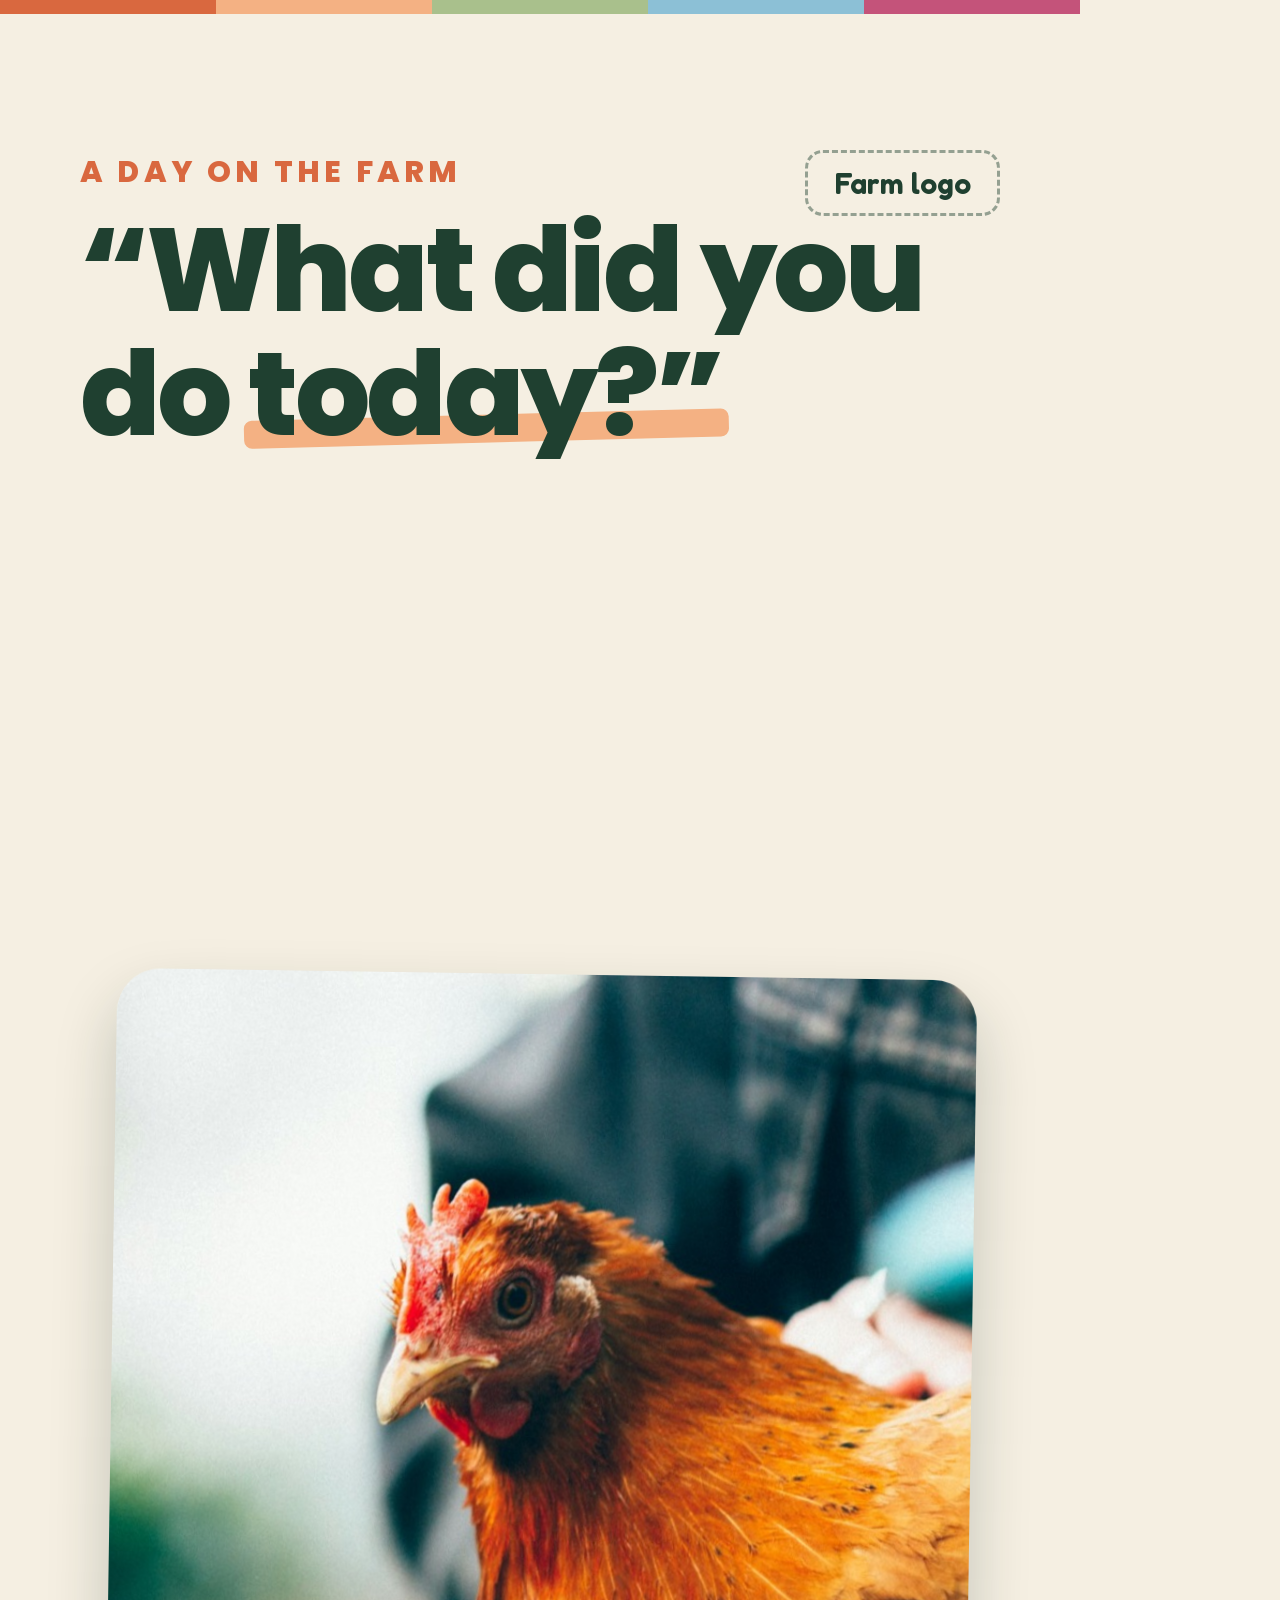
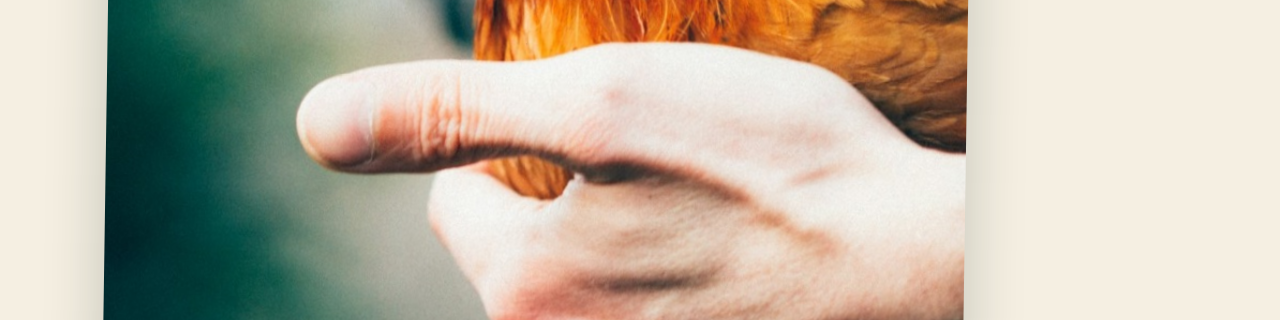
<file: demos/care-farm/reel-what-did-you-do-today.html>
<!doctype html>
<html><head><meta charset="utf-8">
<meta name="viewport" content="width=device-width, initial-scale=1">
<title>Reel · What did you do today? (anonymised demo)</title>
<!-- Anonymised version of a creative task. Stock photos from Unsplash: Sarah Halliday, C Cai, Carson van Tol, Kerry Nicholson. -->
<link href="assets/fonts.css" rel="stylesheet">
<style>
  :root{--forest:#1f4030;--cream:#f5efe2;--terra:#d9683f;--peach:#f4b183;--sage:#a9c08c;--sky:#8cc0d6;--berry:#c4537a}
  *{box-sizing:border-box;margin:0;padding:0}
  body{width:1080px;height:1920px;overflow:hidden;font-family:Poppins,sans-serif;background:var(--cream)}
  .stage{position:relative;width:1080px;height:1920px;overflow:hidden}
  .head{position:absolute;left:80px;top:150px;right:80px}
  .kicker{font-weight:800;font-size:30px;letter-spacing:.14em;color:var(--terra)}
  h1{margin-top:16px;color:var(--forest);font-weight:800;font-size:118px;line-height:1;letter-spacing:-.03em}
  h1 .line{display:block;overflow:hidden;padding-bottom:6px}
  h1 .line>span{display:inline-block}
  .u{position:relative;display:inline-block}
  .ubar{position:absolute;left:-4px;bottom:4px;height:28px;background:var(--peach);z-index:-1;border-radius:8px;transform:rotate(-1.5deg);transform-origin:left}
  .card{position:absolute;left:110px;top:560px;width:860px;height:1000px;border-radius:44px;overflow:hidden;background-size:cover;background-repeat:no-repeat;box-shadow:0 30px 60px rgba(20,40,30,.22);will-change:transform}
  .label{position:absolute;left:40px;bottom:40px;font-family:Fredoka,sans-serif;font-weight:600;font-size:64px;color:var(--forest);padding:16px 36px 20px;border-radius:26px;box-shadow:0 10px 26px rgba(20,40,30,.28);transform-origin:left center;white-space:nowrap}
  .n{position:absolute;top:34px;left:34px;width:92px;height:92px;border-radius:50%;background:#fff;color:var(--forest);font-weight:800;font-size:40px;display:grid;place-items:center}
  .cta{position:absolute;left:0;right:0;bottom:0;height:380px;background:var(--forest);padding:56px 80px;color:#fff}
  .cta h2{font-weight:800;font-size:64px;line-height:1.05;letter-spacing:-.02em}
  .cta h2 span{color:var(--peach)}
  .row{margin-top:36px;display:flex;align-items:center;justify-content:space-between}
  .btn{background:var(--peach);color:var(--forest);font-weight:800;font-size:36px;padding:22px 40px;border-radius:60px}
  .url{font-weight:600;font-size:32px;letter-spacing:.04em;color:#d8e4d6}
  .logo{position:absolute;right:80px;top:150px;font-family:Fredoka,sans-serif;font-weight:600;font-size:30px;color:var(--forest);border:3px dashed rgba(31,64,48,.45);border-radius:18px;padding:12px 26px}
  .stripe{position:absolute;left:0;right:0;top:0;height:14px;display:flex}.stripe div{flex:1}
  html.fit,html.fit body{width:100%;height:100%;overflow:hidden;background:var(--cream)}
  html.fit .stage{transform-origin:0 0;position:absolute}
</style></head>
<body><div class="stage" id="stage">
  <div class="stripe"><div style="background:var(--terra)"></div><div style="background:var(--peach)"></div><div style="background:var(--sage)"></div><div style="background:var(--sky)"></div><div style="background:var(--berry)"></div></div>
  <span class="logo" id="logo">Farm logo</span>
  <div class="head">
    <div class="kicker" id="kicker">A DAY ON THE FARM</div>
    <h1><span class="line"><span id="l1">“What did you</span></span><span class="line"><span id="l2">do <span class="u">today?”<i class="ubar" id="ubar"></i></span></span></span></h1>
  </div>
  <div class="card" style="background-image:url(assets/hen.jpg);background-position:50% 50%"><div class="n">1</div><div class="label" style="background:var(--peach)">Held a hen</div></div>
  <div class="card" style="background-image:url(assets/pancake.jpg);background-position:50% 55%"><div class="n">2</div><div class="label" style="background:var(--terra);color:#fff;bottom:auto;top:150px">Flipped a pancake</div></div>
  <div class="card" style="background-image:url(assets/birdhouse.jpg);background-position:50% 35%"><div class="n">3</div><div class="label" style="background:var(--sage)">Built a bird box</div></div>
  <div class="card" style="background-image:url(assets/willow.jpg);background-position:50% 60%"><div class="n">4</div><div class="label" style="background:#fff">Wove a willow basket</div></div>
  <div class="cta" id="cta">
    <h2>Come and see<br>for <span>yourself.</span></h2>
    <div class="row"><div class="btn">Arrange a visit →</div><div class="url">Link in bio</div></div>
  </div>
</div>
<script>
const DURATION=12;
const clamp=(x)=>Math.max(0,Math.min(1,x));
const p=(t,a,b)=>clamp((t-a)/(b-a));
const easeOut=(x)=>1-Math.pow(1-x,3);
const easeInOut=(x)=>x<.5?4*x*x*x:1-Math.pow(-2*x+2,3)/2;
const back=(x)=>{const c1=1.9,c3=c1+1;return 1+c3*Math.pow(x-1,3)+c1*Math.pow(x-1,2)};
const lerp=(a,b,x)=>a+(b-a)*x;
const $=(id)=>document.getElementById(id);
const cards=[...document.querySelectorAll('.card')];
const rots=[-3,2.5,-2,3];
// grid targets (card centre offsets from stacked centre 540,1060), scale .5
const grid=[[-232,-310],[232,-310],[-232,200],[232,200]];
const gridRot=[-1.5,1.2,1.4,-1.2];

function render(t){
  const k=easeOut(p(t,.1,.6));
  $('kicker').style.cssText=`opacity:${k};transform:translateY(${(1-k)*20}px)`;
  $('l1').style.transform=`translateY(${(1-easeOut(p(t,.2,.85)))*130}%)`;
  $('l2').style.transform=`translateY(${(1-easeOut(p(t,.4,1.05)))*130}%)`;
  const ub=$('ubar'); ub.style.width=`calc(${easeOut(p(t,1.0,1.4))*100}% + 12px)`; ub.style.opacity=p(t,1.0,1.05);
  $('logo').style.opacity=easeOut(p(t,.6,1.1));
  const g=easeInOut(p(t,7.6,8.6));
  cards.forEach((c,i)=>{
    const t0=1.4+i*1.5;
    const e=easeOut(p(t,t0,t0+.6));
    let y=(1-e)*1400, r=lerp(10,rots[i],e), s=1, x=0;
    // gentle push-back of cards underneath
    const later=cards.length-1-i;
    // grid transition
    x=lerp(x,grid[i][0],g); y=lerp(y,grid[i][1],g); r=lerp(r,gridRot[i],g); s=lerp(1,.5,g);
    c.style.transform=`translate(${x}px,${y}px) rotate(${r}deg) scale(${s})`;
    c.style.opacity=t<t0?0:1;
    const l=c.querySelector('.label'), lp=p(t,t0+.45,t0+.85);
    l.style.transform=`rotate(${i%2?2:-3}deg) scale(${lp?back(lp):0})`;
    c.querySelector('.n').style.transform=`scale(${back(p(t,t0+.35,t0+.7))||0})`;
  });
  const ce=easeOut(p(t,8.6,9.3));
  $('cta').style.transform=`translateY(${(1-ce)*100}%)`;
}
const q=new URLSearchParams(location.search);
if(q.has('fit')){document.documentElement.classList.add('fit');const st=document.getElementById('stage');const fit=()=>{const s=Math.min(innerWidth/1080,innerHeight/1920);st.style.transform=`scale(${s})`;st.style.left=((innerWidth-1080*s)/2)+'px';st.style.top=((innerHeight-1920*s)/2)+'px'};fit();addEventListener('resize',fit);}
if(q.has('t')){render(parseFloat(q.get('t')));document.title='ready';}
else{
  document.fonts.ready.then(()=>{const st=performance.now();
    (function loop(){const t=((performance.now()-st)/1000)%(DURATION+1);render(t);requestAnimationFrame(loop)})();});
}
</script>
</body></html>
</file>
<file: styles.css>
/* Shop-window look: white floor, wine-black type, wine and blush accents.
   Condensed Archivo for display, regular Archivo for text,
   IBM Plex Mono for labels, tags and small print. */
:root {
  --bg: #FFFFFF;
  --surface: #F8EFEE;
  --band: #F8EFEE;
  --ink: #241015;
  --ink-soft: #6A5157;
  --line: #EBDCDA;
  --accent: #8A1F38;
  --accent-dark: #66162A;
  --blush: #F2C6CC;
  --f-text: "Archivo", "Helvetica Neue", Arial, sans-serif;
  --f-mono: "IBM Plex Mono", ui-monospace, Menlo, monospace;
}

* {
  box-sizing: border-box;
}

html {
  scroll-behavior: smooth;
  scroll-padding-top: 80px;
}

body {
  margin: 0;
  font-family: var(--f-text);
  font-size: 17px;
  line-height: 1.6;
  color: var(--ink);
  background: var(--bg);
  -webkit-font-smoothing: antialiased;
}

h1, h2, h3, h4, p, ul, ol, dl, dd, figure {
  margin: 0;
}

ul, ol {
  padding: 0;
  list-style: none;
}

/* Display type: condensed and heavy */
h1, h2, .logo {
  font-family: var(--f-text);
  font-stretch: 62%;
  font-weight: 900;
  text-transform: uppercase;
  letter-spacing: 0;
  text-wrap: balance;
}

h1 {
  font-size: clamp(48px, 8vw, 96px);
  line-height: 0.9;
  max-width: 16ch;
}

h1 em {
  font-style: normal;
  color: var(--accent);
}

h2 {
  font-size: clamp(38px, 5.4vw, 64px);
  line-height: 0.95;
}

h3 {
  font-size: 20px;
  font-weight: 700;
  line-height: 1.25;
}

h4 {
  font-size: 17px;
  font-weight: 700;
}

a {
  color: var(--ink);
  text-decoration-thickness: 1.5px;
  text-underline-offset: 3px;
}

a:hover {
  color: var(--accent);
}

a:focus-visible, button:focus-visible, .browser-view:focus-visible {
  outline: 3px solid var(--accent);
  outline-offset: 3px;
}

img {
  display: block;
  max-width: 100%;
  height: auto;
}

.container {
  max-width: 1240px;
  margin: 0 auto;
  padding-left: 20px;
  padding-right: 20px;
}

.eyebrow {
  font-family: var(--f-mono);
  font-size: 12px;
  font-weight: 500;
  letter-spacing: 0.14em;
  text-transform: uppercase;
  color: var(--ink-soft);
  margin-bottom: 18px;
}

.lead {
  font-size: clamp(18px, 2vw, 20px);
  color: var(--ink-soft);
  max-width: 50ch;
}

/* Announcement bar above the header */
.promo-bar {
  background: var(--blush);
  color: #4A1220;
  text-align: center;
  font-family: var(--f-mono);
  font-size: 11px;
  font-weight: 500;
  line-height: 1.4;
  letter-spacing: 0.14em;
  text-transform: uppercase;
  padding: 10px 16px;
}

.promo-bar .promo-long {
  display: none;
}

/* Header */
.site-header {
  position: sticky;
  top: 0;
  z-index: 10;
  background: rgba(255, 255, 255, 0.94);
  backdrop-filter: blur(8px);
  border-bottom: 1px solid var(--line);
}

.topbar {
  display: flex;
  flex-wrap: wrap;
  align-items: center;
  justify-content: space-between;
  gap: 8px 24px;
  padding-top: 14px;
  padding-bottom: 14px;
}

.logo {
  font-size: 24px;
  line-height: 1;
  color: var(--ink);
  text-decoration: none;
}

.logo:hover {
  color: var(--ink);
}

.nav {
  display: flex;
  flex-wrap: wrap;
  align-items: center;
  gap: 4px 26px;
  font-size: 13px;
  font-weight: 600;
  letter-spacing: 0.06em;
  text-transform: uppercase;
}

.nav a {
  color: var(--ink);
  text-decoration: none;
  padding: 6px 0;
}

.nav a:hover {
  color: var(--accent);
}

.nav .nav-cta {
  padding: 7px 16px;
  border-radius: 999px;
  box-shadow: inset 0 0 0 1.5px var(--ink);
}

.nav .nav-cta:hover {
  background: var(--ink);
  color: #FFFFFF;
}

.nav a[aria-current] {
  color: var(--accent);
}

/* Buttons: square, uppercase, like a shop's checkout buttons */
.btn {
  display: inline-flex;
  align-items: center;
  padding: 15px 24px;
  border: 0;
  font-family: var(--f-text);
  font-weight: 700;
  font-size: 13px;
  letter-spacing: 0.08em;
  text-transform: uppercase;
  text-decoration: none;
  transition: background 0.15s, color 0.15s, box-shadow 0.15s;
}

.btn-primary {
  background: var(--accent);
  color: #FFFFFF;
}

.btn-primary:hover {
  background: var(--ink);
  color: #FFFFFF;
}

.btn-ghost {
  box-shadow: inset 0 0 0 1.5px var(--ink);
  color: var(--ink);
}

.btn-ghost:hover {
  background: var(--ink);
  color: #FFFFFF;
}

.actions {
  display: flex;
  flex-wrap: wrap;
  gap: 10px;
  margin-top: 30px;
}

/* Home hero: headline on the left, a featured project like a shop window on the right */
.hero {
  display: grid;
  border-bottom: 1px solid var(--line);
}

.hero-text {
  display: flex;
  flex-direction: column;
  justify-content: flex-end;
  padding-top: clamp(40px, 7vw, 88px);
  padding-bottom: clamp(36px, 5vw, 56px);
}

.hero .lead {
  margin-top: 24px;
}

/* Featured project: the salon's customer journey as three phones on wine */
.hero-window {
  display: grid;
  align-content: center;
  gap: 20px;
  padding: 32px 20px 36px;
  background: #5A1426;
  color: #FFFFFF;
  text-decoration: none;
}

.hero-window:hover {
  color: #FFFFFF;
}

/* Keep the phones a sensible size on very wide screens */
.funnel-head, .funnel {
  width: 100%;
  max-width: 620px;
  justify-self: center;
}

.funnel-head {
  display: flex;
  flex-wrap: wrap;
  justify-content: space-between;
  gap: 6px 16px;
  font-family: var(--f-mono);
  font-size: 11px;
  font-weight: 600;
  letter-spacing: 0.14em;
  text-transform: uppercase;
}

.funnel-head b {
  margin-right: 8px;
  color: var(--blush);
  font-weight: 600;
}

.funnel {
  display: grid;
  grid-template-columns: repeat(3, minmax(0, 1fr));
  gap: clamp(10px, 2vw, 22px);
}

.funnel li {
  display: grid;
  justify-items: center;
  gap: 4px;
  text-align: center;
}

.funnel-phone {
  width: 100%;
  margin-bottom: 10px;
  padding: 5px;
  background: #3F0C19;
  border-radius: 22px;
  transition: transform 0.4s ease;
}

.funnel-phone img {
  border-radius: 17px;
}

.hero-window:hover .funnel li:nth-child(1) .funnel-phone { transform: translateY(-6px); }
.hero-window:hover .funnel li:nth-child(2) .funnel-phone { transform: translateY(-6px); transition-delay: 0.06s; }
.hero-window:hover .funnel li:nth-child(3) .funnel-phone { transform: translateY(-6px); transition-delay: 0.12s; }

.funnel-step {
  font-family: var(--f-mono);
  font-size: 12px;
  font-weight: 600;
  letter-spacing: 0.12em;
  text-transform: uppercase;
}

.funnel-step b {
  margin-right: 6px;
  color: var(--blush);
}

.funnel-what {
  font-family: var(--f-mono);
  font-size: 11px;
  letter-spacing: 0.06em;
  color: #E2AAB3;
}

/* Shop bar: breadcrumb, filters and count above the work grid */
.work {
  padding-top: clamp(48px, 7vw, 80px);
  padding-bottom: clamp(56px, 8vw, 96px);
}

.crumb {
  font-family: var(--f-mono);
  font-size: 12px;
  letter-spacing: 0.12em;
  text-transform: uppercase;
  color: var(--ink-soft);
  margin-bottom: 14px;
}

.shop-bar {
  display: flex;
  flex-wrap: wrap;
  align-items: center;
  justify-content: space-between;
  gap: 14px 24px;
  margin-top: 28px;
  padding: 16px 0;
  border-top: 1px solid var(--line);
  border-bottom: 1px solid var(--line);
}

.filters {
  display: flex;
  flex-wrap: wrap;
  gap: 8px;
  border: 0;
  margin: 0;
  padding: 0;
}

.filters button {
  font-family: var(--f-text);
  font-size: 13px;
  font-weight: 600;
  color: var(--ink);
  background: transparent;
  border: 1px solid #CFCFC9;
  border-radius: 999px;
  padding: 7px 14px;
  cursor: pointer;
}

.filters button:hover {
  border-color: var(--ink);
}

.filters button[aria-pressed="true"] {
  background: var(--accent);
  border-color: var(--accent);
  color: #FFFFFF;
}

.shop-count {
  font-family: var(--f-mono);
  font-size: 12px;
  letter-spacing: 0.1em;
  text-transform: uppercase;
  color: var(--ink-soft);
}

/* Work grid: one product card per project */
.products {
  display: grid;
  gap: 40px 16px;
  margin-top: 28px;
}

.product {
  position: relative;
  display: flex;
  flex-direction: column;
  align-items: flex-start;
}

.product-shot {
  position: relative;
  width: 100%;
  aspect-ratio: 4 / 5;
  background: var(--surface);
  overflow: hidden;
}

.product-shot img {
  position: absolute;
  inset: 0;
  width: 100%;
  height: 100%;
  object-fit: cover;
  object-position: top center;
  transition: transform 0.5s ease;
}

.product:hover .product-shot img {
  transform: scale(1.04);
}

/* The live project's cover is a wide desktop screenshot */
.product-featured .product-shot {
  aspect-ratio: 16 / 10;
}

/* Six screenshots in one cover: two across, three down */
.product-mosaic {
  display: grid;
  grid-template-columns: repeat(2, minmax(0, 1fr));
  grid-template-rows: repeat(3, minmax(0, 1fr));
  gap: 2px;
  background: #FFFFFF;
}

.product-mosaic img {
  position: static;
  object-position: left top;
}

.badges {
  position: absolute;
  top: 10px;
  left: 10px;
  right: 10px;
  z-index: 1;
  display: flex;
  justify-content: space-between;
  gap: 8px;
  pointer-events: none;
}

.badge {
  font-family: var(--f-mono);
  font-size: 10.5px;
  font-weight: 600;
  letter-spacing: 0.1em;
  text-transform: uppercase;
  padding: 5px 8px;
  background: #FFFFFF;
  color: var(--ink);
}

.badge-live {
  background: var(--accent);
  color: #FFFFFF;
}

.badge-lang {
  background: var(--ink);
  color: #FFFFFF;
}

.product h3 {
  margin-top: 16px;
  font-stretch: 75%;
  font-size: 24px;
  font-weight: 800;
  line-height: 1.1;
}

.product h3 a {
  color: var(--ink);
  text-decoration: none;
}

/* The title link covers the whole card */
.product h3 a::after {
  content: "";
  position: absolute;
  inset: 0;
}

.product h3 a:focus-visible {
  outline: 0;
}

.product h3 a:focus-visible::after {
  outline: 3px solid var(--accent);
  outline-offset: 4px;
}

.product p {
  margin-top: 8px;
  font-size: 15px;
  line-height: 1.5;
  color: var(--ink-soft);
}

.product .product-meta {
  margin-top: 10px;
  font-family: var(--f-mono);
  font-size: 12px;
  line-height: 1.5;
  color: var(--ink);
}

.product-more {
  margin-top: 14px;
  padding-bottom: 2px;
  border-bottom: 1.5px solid var(--ink);
  font-size: 12px;
  font-weight: 700;
  letter-spacing: 0.06em;
  text-transform: uppercase;
}

.product:hover .product-more {
  color: var(--accent);
  border-color: var(--accent);
}

.no-results {
  margin-top: 28px;
  color: var(--ink-soft);
}

/* What I do: a strip of service columns, like the perks row under a shop's product grid */
.services {
  padding-top: clamp(48px, 7vw, 80px);
  padding-bottom: clamp(48px, 7vw, 80px);
  border-top: 1px solid var(--line);
}

.cards {
  display: grid;
  margin-top: 36px;
  border-top: 1px solid var(--ink);
}

.card {
  padding: 22px 0 26px;
  border-bottom: 1px solid var(--line);
}

.card h3 {
  font-size: 15px;
  letter-spacing: 0.06em;
  text-transform: uppercase;
}

.card p {
  margin-top: 8px;
  color: var(--ink-soft);
  font-size: 16px;
}

/* Sections */
.band {
  background: var(--band);
  padding: clamp(56px, 8vw, 96px) 0;
}

/* About */
.about {
  display: grid;
  gap: 24px;
}

.about-text p {
  font-size: 18px;
  color: var(--ink-soft);
  max-width: 60ch;
}

.about-text p + p {
  margin-top: 16px;
}

/* Career path: a vertical line with a dot per step, newest first */
.timeline {
  margin-top: 40px;
  max-width: 60ch;
}

.timeline li {
  position: relative;
  padding: 0 0 28px 30px;
  border-left: 1.5px solid #C9C9C2;
}

.timeline li:last-child {
  padding-bottom: 0;
  border-left-color: transparent;
}

.timeline li::before {
  content: "";
  position: absolute;
  left: -6.5px;
  top: 3px;
  width: 11px;
  height: 11px;
  border-radius: 50%;
  background: var(--band);
  border: 2px solid var(--ink);
}

.timeline li:first-child::before {
  background: var(--accent);
  border-color: var(--accent);
}

.timeline-when {
  display: block;
  font-family: var(--f-mono);
  font-size: 12px;
  font-weight: 500;
  letter-spacing: 0.1em;
  text-transform: uppercase;
  color: var(--ink-soft);
  line-height: 1.4;
}

.timeline h3 {
  margin-top: 6px;
  font-size: 18px;
}

.timeline p {
  margin-top: 2px;
  font-size: 15px;
  color: var(--ink-soft);
}

/* Contact */
.contact {
  padding-top: clamp(64px, 10vw, 120px);
  padding-bottom: clamp(64px, 10vw, 120px);
}

.contact h2 {
  max-width: 14ch;
}

.contact .lead {
  margin-top: 20px;
}

.site-footer {
  border-top: 1px solid var(--line);
  font-family: var(--f-mono);
  font-size: 12px;
  letter-spacing: 0.06em;
  text-transform: uppercase;
  color: var(--ink-soft);
}

.footer-inner {
  display: flex;
  flex-wrap: wrap;
  justify-content: space-between;
  gap: 8px 24px;
  padding-top: 22px;
  padding-bottom: 22px;
}

.site-footer a {
  color: var(--ink-soft);
}

/* ---------- Case study pages ---------- */

.case-page {
  padding-top: clamp(28px, 4vw, 44px);
  padding-bottom: clamp(64px, 9vw, 104px);
}

.back-link {
  display: inline-block;
  margin-bottom: clamp(32px, 5vw, 52px);
  font-family: var(--f-mono);
  font-size: 12px;
  letter-spacing: 0.12em;
  text-transform: uppercase;
  text-decoration: none;
  color: var(--ink-soft);
}

.back-link:hover {
  color: var(--accent);
}

.case-head {
  display: grid;
  gap: 18px;
}

.case-sub {
  font-size: clamp(18px, 2vw, 21px);
  color: var(--ink-soft);
  max-width: 52ch;
}

/* Project facts: a big condensed answer with a small note under it */
.meta {
  display: grid;
  grid-template-columns: repeat(2, 1fr);
  gap: 28px 24px;
  margin-top: 36px;
  padding: 26px 0;
  border-top: 1px solid var(--ink);
  border-bottom: 1px solid var(--line);
}

.meta dt {
  font-family: var(--f-mono);
  font-size: 11.5px;
  font-weight: 500;
  letter-spacing: 0.12em;
  text-transform: uppercase;
  color: var(--ink-soft);
  margin-bottom: 6px;
}

.meta dd {
  font-stretch: 75%;
  font-weight: 800;
  font-size: 26px;
  line-height: 1.1;
}

.meta dd span {
  display: block;
  margin-top: 6px;
  font-stretch: 100%;
  font-weight: 400;
  font-size: 14px;
  line-height: 1.45;
  color: var(--ink-soft);
}

.case-note {
  max-width: 62ch;
  margin: 8px 0 0;
  font-size: 15px;
  line-height: 1.6;
  color: var(--ink-soft);
}

/* Section index: a swipeable row on phones, pinned under the header from tablet up */
.case-toc {
  display: flex;
  gap: 8px;
  margin: 0 -20px;
  padding: 16px 20px;
  overflow-x: auto;
  font-size: 13px;
  font-weight: 600;
  white-space: nowrap;
  scrollbar-width: none;
}

.case-toc a {
  padding: 7px 14px;
  border: 1px solid #CFCFC9;
  border-radius: 999px;
  color: var(--ink);
  text-decoration: none;
}

.case-toc a:hover {
  border-color: var(--ink);
  background: var(--ink);
  color: #FFFFFF;
}

/* Screenshots */
.showcase {
  display: grid;
  gap: 32px;
  margin-top: 40px;
  align-items: end;
}

figcaption {
  margin-top: 12px;
  font-size: 14px;
  color: var(--ink-soft);
}

.browser-bar {
  display: flex;
  align-items: center;
  gap: 7px;
  padding: 11px 14px;
  background: #1C1C1B;
  border-radius: 10px 10px 0 0;
}

.browser-bar span {
  width: 10px;
  height: 10px;
  border-radius: 50%;
  background: #55554F;
}

.browser-url {
  flex: 1;
  min-width: 0;
  margin-left: 10px;
  padding: 4px 12px;
  border-radius: 6px;
  background: #2E2E2C;
  color: #C9C9C2;
  font-family: var(--f-mono);
  font-size: 12px;
  white-space: nowrap;
  overflow: hidden;
  text-overflow: ellipsis;
}

.browser-view {
  aspect-ratio: 16 / 10.5;
  overflow-y: auto;
  background: var(--bg);
  border: 1px solid #1C1C1B;
  border-top: 0;
  border-radius: 0 0 10px 10px;
}

.browser-view img {
  width: 100%;
}

.phone {
  justify-self: center;
  width: min(250px, 70%);
  text-align: center;
}

.phone-view {
  padding: 8px;
  background: #1C1C1B;
  border-radius: 34px;
}

.phone-view img {
  border-radius: 27px;
}

.case-links {
  display: flex;
  flex-wrap: wrap;
  gap: 10px;
  margin-top: 36px;
}

/* Case study text */
.story {
  display: grid;
  gap: 36px;
  margin-top: 64px;
}

.story h3, .decisions-title {
  font-stretch: 75%;
  font-weight: 800;
  font-size: 30px;
  line-height: 1.1;
  margin-bottom: 14px;
}

.story p {
  color: var(--ink-soft);
}

.story p + p {
  margin-top: 14px;
}

.decisions-title {
  margin-top: 64px;
  margin-bottom: 24px;
}

.decisions {
  display: grid;
  gap: 16px;
  counter-reset: decision;
}

.decisions li {
  counter-increment: decision;
  padding: 24px 22px;
  background: var(--surface);
}

.decisions li::before {
  content: counter(decision, decimal-leading-zero);
  display: block;
  margin-bottom: 10px;
  font-family: var(--f-mono);
  font-size: 13px;
  font-weight: 600;
  letter-spacing: 0.08em;
  color: var(--accent);
}

.decisions p {
  margin-top: 8px;
  font-size: 16px;
  color: var(--ink-soft);
}

/* Quiz spotlight and follow-up sections */
.quiz-feature, .beyond {
  margin-top: 72px;
  padding-top: 56px;
  border-top: 1px solid var(--line);
}

.quiz-intro p:last-child {
  max-width: 62ch;
  color: var(--ink-soft);
}

.quiz-intro + .quiz-intro {
  margin-top: 48px;
}

.quiz-intro .decisions-title {
  margin-top: 0;
  margin-bottom: 14px;
  max-width: 34ch;
}

/* Swipeable row on phones, three across from tablet up */
.phones {
  display: flex;
  gap: 20px;
  margin: 36px -20px 0;
  padding: 0 20px 28px;
  overflow-x: auto;
  scroll-snap-type: x mandatory;
}

.phones li {
  flex: 0 0 210px;
  scroll-snap-align: center;
  text-align: center;
}

.phones span {
  display: block;
  margin-top: 14px;
  font-size: 14px;
  font-weight: 500;
  color: var(--ink-soft);
}

.quiz-points {
  display: grid;
  gap: 24px 40px;
  margin-top: 24px;
}

.beyond .quiz-points {
  margin-top: 32px;
}

.quiz-points li {
  padding-left: 18px;
  border-left: 2px solid var(--accent);
}

.quiz-points p {
  margin-top: 6px;
  font-size: 16px;
  color: var(--ink-soft);
}

.tools {
  display: flex;
  flex-wrap: wrap;
  align-items: center;
  gap: 12px 20px;
  margin-top: 48px;
}

.tools-label {
  font-family: var(--f-mono);
  font-size: 12px;
  font-weight: 500;
  letter-spacing: 0.12em;
  text-transform: uppercase;
  color: var(--ink-soft);
}

.tools ul {
  display: flex;
  flex-wrap: wrap;
  gap: 8px;
}

.tools li {
  padding: 6px 14px;
  border-radius: 999px;
  background: var(--surface);
  color: var(--ink);
  font-size: 14px;
  font-weight: 500;
}

/* A follow-up list that continues the story above it, with no divider */
.beyond-plain {
  margin-top: 56px;
  padding-top: 0;
  border-top: 0;
}

.beyond .quiz-intro:not(:first-child) {
  margin-top: 56px;
}

/* Next project link at the end of a case study */
.next-project {
  display: grid;
  gap: 12px;
  text-decoration: none;
}

.next-name {
  font-stretch: 62%;
  font-weight: 900;
  text-transform: uppercase;
  font-size: clamp(40px, 6vw, 72px);
  line-height: 0.95;
  color: var(--ink);
}

.next-project:hover .next-name {
  color: var(--accent);
}

.next-sub {
  max-width: 52ch;
  font-size: clamp(18px, 2vw, 21px);
  color: var(--ink-soft);
}

/* Design concepts: one card per proposal, linking to the live page */
.concepts {
  display: grid;
  gap: 32px 24px;
  margin-top: 40px;
}

.concepts a {
  display: block;
  color: var(--ink);
  text-decoration: none;
}

.concepts img {
  width: 100%;
  border: 1px solid var(--line);
  transition: transform 0.2s;
}

.concepts a:hover img {
  transform: translateY(-4px);
}

.concept-n {
  display: block;
  margin-top: 16px;
  font-family: var(--f-mono);
  font-size: 12px;
  font-weight: 500;
  letter-spacing: 0.12em;
  text-transform: uppercase;
  color: var(--accent);
}

.concepts h4 {
  margin-top: 4px;
  font-stretch: 75%;
  font-weight: 800;
  font-size: 24px;
  line-height: 1.15;
}

.concepts p {
  margin-top: 6px;
  font-size: 16px;
  color: var(--ink-soft);
}

/* Embrava brand board */
.brand-board { margin: 32px 0 8px; }
.brand-board img { width: 100%; height: auto; }

/* Peluquería Moreno: Instagram grid and stories */
.ig-grid {
  display: grid;
  grid-template-columns: repeat(3, 1fr);
  gap: 4px;
  max-width: 560px;
  margin-top: 28px;
}

.ig-grid img {
  width: 100%;
  height: auto;
}

.ig-stories {
  display: flex;
  gap: 14px;
  margin: 28px -20px 0;
  padding: 0 20px 20px;
  overflow-x: auto;
  scroll-snap-type: x mandatory;
}

.ig-stories li {
  flex: 0 0 150px;
  scroll-snap-align: start;
  text-align: center;
}

.ig-stories img {
  width: 100%;
  height: auto;
  border-radius: 12px;
  border: 1px solid var(--line);
}

.ig-stories span {
  display: block;
  margin-top: 10px;
  font-size: 14px;
  font-weight: 500;
  color: var(--ink-soft);
}

/* Peluquería Moreno: first-month data */
.data-charts {
  display: grid;
  gap: 16px;
  margin-top: 28px;
}

.data-chart {
  padding: 24px;
  background: var(--surface);
}

.data-chart figcaption {
  margin-top: 0;
  margin-bottom: 14px;
  font-family: var(--f-mono);
  font-size: 12px;
  font-weight: 500;
  letter-spacing: 0.12em;
  text-transform: uppercase;
  color: var(--ink-soft);
}

.data-chart dl > div {
  display: grid;
  grid-template-columns: 7.5em 1fr;
  align-items: center;
  gap: 10px;
  margin-top: 10px;
  font-size: 14px;
}

/* Bar widths are a share of the track, the number sits in its own column */
.data-chart dd {
  display: grid;
  grid-template-columns: 1fr 3em;
  align-items: center;
  gap: 10px;
  margin: 0;
  text-align: right;
  font-family: var(--f-mono);
  font-variant-numeric: tabular-nums;
}

.data-chart dd span {
  display: block;
  height: 14px;
  background: var(--ink);
}

.data-chart dd span.hi {
  background: var(--accent);
}

/* Social media case: two 4:5 posts and a live 9:16 reel side by side */
.social-posts {
  display: grid;
  gap: 32px 24px;
  margin-top: 40px;
  align-items: start;
}

.social-posts img,
.reel-frame {
  width: 100%;
  border: 1px solid var(--line);
  border-radius: 12px;
}

.reel-frame {
  aspect-ratio: 9 / 16;
  max-width: 340px;
  margin: 0 auto;
  overflow: hidden;
  background: #F5EFE2;
}

.reel-frame iframe {
  display: block;
  width: 100%;
  height: 100%;
  border: 0;
}

.social-posts span {
  display: block;
  margin-top: 14px;
  font-size: 14px;
  font-weight: 500;
  color: var(--ink-soft);
  text-align: center;
}

/* ---------- Breakpoints ---------- */

/* Phones: name and contact button on one row, links on the next,
   and every group of buttons stacked at the same width */
@media (max-width: 759px) {
  html {
    scroll-padding-top: 116px;
  }

  .topbar {
    display: grid;
    grid-template-columns: repeat(3, 1fr);
    gap: 10px 0;
    padding-top: 12px;
    padding-bottom: 8px;
  }

  .promo-bar {
    letter-spacing: 0.08em;
  }

  .logo {
    grid-column: 1 / 3;
    align-self: center;
    font-size: 19px;
    white-space: nowrap;
  }

  .nav {
    display: contents;
  }

  .nav .nav-cta {
    grid-column: 3;
    grid-row: 1;
    justify-self: end;
    padding: 6px 12px;
    font-size: 12px;
    white-space: nowrap;
  }

  .nav a:not(.nav-cta) {
    padding: 8px 0 4px;
    border-top: 1px solid var(--line);
    font-size: 12px;
    text-align: center;
  }

  .actions, .case-links {
    display: grid;
    gap: 10px;
  }

  .btn {
    justify-content: center;
    padding: 15px 20px;
    text-align: center;
  }

  .hero-window {
    margin: 0 -20px;
  }
}

/* Very narrow phones: the contact button no longer fits beside the name */
@media (max-width: 359px) {
  .logo {
    grid-column: 1 / -1;
  }

  .nav .nav-cta {
    display: none;
  }
}

@media (min-width: 560px) {
  .products {
    grid-template-columns: repeat(2, minmax(0, 1fr));
  }

  /* The live project gets a double-width card */
  .product-featured {
    grid-column: span 2;
  }
}

@media (min-width: 760px) {
  .container {
    padding-left: 40px;
    padding-right: 40px;
  }

  .hero-window {
    margin: 0 -40px;
  }

  .cards {
    grid-template-columns: repeat(3, 1fr);
    border-bottom: 1px solid var(--line);
  }

  .card {
    padding: 24px 28px 28px;
    border-bottom: 0;
    border-left: 1px solid var(--line);
  }

  .card:first-child {
    padding-left: 0;
    border-left: 0;
  }

  .meta {
    grid-template-columns: repeat(4, 1fr);
    gap: 0;
  }

  .meta div {
    padding: 0 24px;
    border-left: 1px solid var(--line);
  }

  .meta div:first-child {
    padding-left: 0;
    border-left: 0;
  }

  .showcase {
    grid-template-columns: minmax(0, 1fr) 230px;
    gap: 40px;
  }

  .phone {
    width: 100%;
  }

  .story {
    grid-template-columns: 1fr 1fr;
    gap: 56px;
  }

  .decisions {
    grid-template-columns: repeat(2, 1fr);
  }

  .phones {
    justify-content: center;
    gap: 36px;
    margin-left: 0;
    margin-right: 0;
    padding-left: 0;
    padding-right: 0;
    overflow: visible;
  }

  .phones li {
    flex-basis: 220px;
  }

  .phones-wrap {
    flex-wrap: wrap;
    row-gap: 32px;
  }

  .quiz-points {
    grid-template-columns: repeat(2, 1fr);
  }

  .concepts {
    grid-template-columns: repeat(2, 1fr);
  }

  .case-toc {
    position: sticky;
    top: 62px;
    z-index: 5;
    margin: 0;
    padding: 12px 0;
    background: var(--bg);
    border-bottom: 1px solid var(--line);
  }

  /* Anchors stop below both the header and the pinned index */
  .case-page [id] {
    scroll-margin-top: 72px;
  }

  .about {
    grid-template-columns: 1fr 1.4fr;
    gap: 56px;
    align-items: start;
  }

  .ig-stories {
    display: grid;
    grid-template-columns: repeat(4, 1fr);
    max-width: 640px;
    margin-left: 0;
    margin-right: 0;
    padding-left: 0;
    padding-right: 0;
    overflow: visible;
  }

  .data-charts {
    grid-template-columns: repeat(2, 1fr);
  }

  .data-chart dl > div {
    grid-template-columns: 9.5em 1fr;
    gap: 12px;
    font-size: 15px;
  }

  .social-posts {
    grid-template-columns: 1fr 1fr 0.72fr;
  }
}

@media (min-width: 900px) {
  .hero {
    grid-template-columns: minmax(0, 1.05fr) minmax(0, 1fr);
    gap: 48px;
  }

  .hero-window {
    margin-left: 0;
    padding: 40px clamp(28px, 4vw, 56px);
  }
}

@media (min-width: 1040px) {
  .promo-bar .promo-short {
    display: none;
  }

  .promo-bar .promo-long {
    display: inline;
  }

  .products {
    grid-template-columns: repeat(4, minmax(0, 1fr));
  }

  .decisions {
    grid-template-columns: repeat(3, 1fr);
  }

  .concepts {
    grid-template-columns: repeat(3, 1fr);
  }

  .ig-stories {
    grid-template-columns: repeat(8, 1fr);
    max-width: none;
  }
}

/* Wide screens: the hero image runs to the edge of the window */
@media (min-width: 1240px) {
  .hero-window {
    margin-right: calc((1240px - 100vw) / 2 - 40px);
  }
}

@media (prefers-reduced-motion: reduce) {
  html {
    scroll-behavior: auto;
  }

  .concepts img, .product-shot img, .funnel-phone {
    transition: none;
  }
}

/* Utilities */
.visually-hidden {
  position: absolute;
  width: 1px;
  height: 1px;
  overflow: hidden;
  clip: rect(0 0 0 0);
  white-space: nowrap;
}

/* The hero image bleeds to the window edge; never let it widen the page */
main {
  overflow-x: clip;
}

[hidden] {
  display: none !important;
}

/* An email address reads better in its own case */
.btn-email {
  text-transform: none;
  letter-spacing: 0.02em;
  font-size: 15px;
}

/* English captions under Spanish screenshots */
.phones small {
  display: block;
  margin-top: 4px;
  font-size: 13px;
  line-height: 1.45;
  color: var(--ink-soft);
}

.phones small span {
  display: block;
  margin: 0;
  font-size: inherit;
  font-weight: 600;
  color: var(--ink);
}

.ig-key {
  display: grid;
  grid-template-columns: repeat(3, 1fr);
  gap: 10px 4px;
  max-width: 560px;
  margin-top: 10px;
  counter-reset: post;
}

.ig-key li {
  counter-increment: post;
  font-size: 12.5px;
  line-height: 1.4;
  color: var(--ink-soft);
  padding-right: 8px;
}

.ig-key li::before {
  content: counter(post);
  display: block;
  font-family: var(--f-mono);
  font-size: 11px;
  font-weight: 600;
  color: var(--accent);
}

/* A whole page shown uncropped inside a small browser window, with room around it */
.product-shot:has(.shot-browser) {
  display: grid;
  place-items: center;
  padding: 9% 7% 7%;
}

.shot-browser {
  width: 100%;
  overflow: hidden;
  border-radius: 8px;
  background: #FFFFFF;
  box-shadow: 0 24px 40px -24px rgba(36, 16, 21, 0.45);
  transition: transform 0.5s ease;
}

.shot-bar {
  display: flex;
  gap: 5px;
  padding: 7px 10px;
  background: var(--ink);
}

.shot-bar i {
  width: 7px;
  height: 7px;
  border-radius: 50%;
  background: #6A5157;
}

.shot-browser img,
.product:hover .shot-browser img {
  position: static;
  width: 100%;
  height: auto;
  transform: none;
}

.product:hover .shot-browser {
  transform: translateY(-4px);
}

/* Phones: a little more room above the browser frame so the labels sit clear of it */
@media (max-width: 559px) {
  .product-shot:has(.shot-browser) {
    aspect-ratio: auto;
    padding: 44px 6% 20px;
  }
}

/* App screens shown as two phones on the project's own colour */
.shot-phones {
  background: var(--shot-bg, var(--surface));
}

.shot-phone {
  position: absolute;
  width: 47%;
  padding: 4px;
  background: #1C1C1B;
  border-radius: 20px;
  box-shadow: 0 22px 36px -18px rgba(0, 0, 0, 0.5);
  transition: transform 0.5s ease;
}

.shot-phone img,
.product:hover .shot-phone img {
  position: static;
  width: 100%;
  height: auto;
  border-radius: 16px;
  transform: none;
}

.shot-phone-back {
  right: 9%;
  top: 9%;
  transform: rotate(6deg);
}

.shot-phone-front {
  left: 11%;
  top: 15%;
  transform: rotate(-4deg);
}

.product:hover .shot-phone-front {
  transform: rotate(-2deg) translateY(-6px);
}

.product:hover .shot-phone-back {
  transform: rotate(8deg) translateX(4px);
}

/* Ben Fet: mark the direction the client chose */
.concept-chosen {
  display: inline-block;
  margin-left: 6px;
  padding: 2px 8px;
  background: var(--accent);
  color: #fff;
  font-weight: 600;
}
</file>
<file: demos/care-farm/assets/fonts.css>
@font-face{font-family:'Poppins';font-weight:500;src:url(fonts/Poppins-500.woff2) format('woff2');font-display:block}
@font-face{font-family:'Poppins';font-weight:600;src:url(fonts/Poppins-600.woff2) format('woff2');font-display:block}
@font-face{font-family:'Poppins';font-weight:800;src:url(fonts/Poppins-800.woff2) format('woff2');font-display:block}
@font-face{font-family:'Fredoka';font-weight:500;src:url(fonts/Fredoka-500.woff2) format('woff2');font-display:block}
@font-face{font-family:'Fredoka';font-weight:600;src:url(fonts/Fredoka-600.woff2) format('woff2');font-display:block}
</file>
